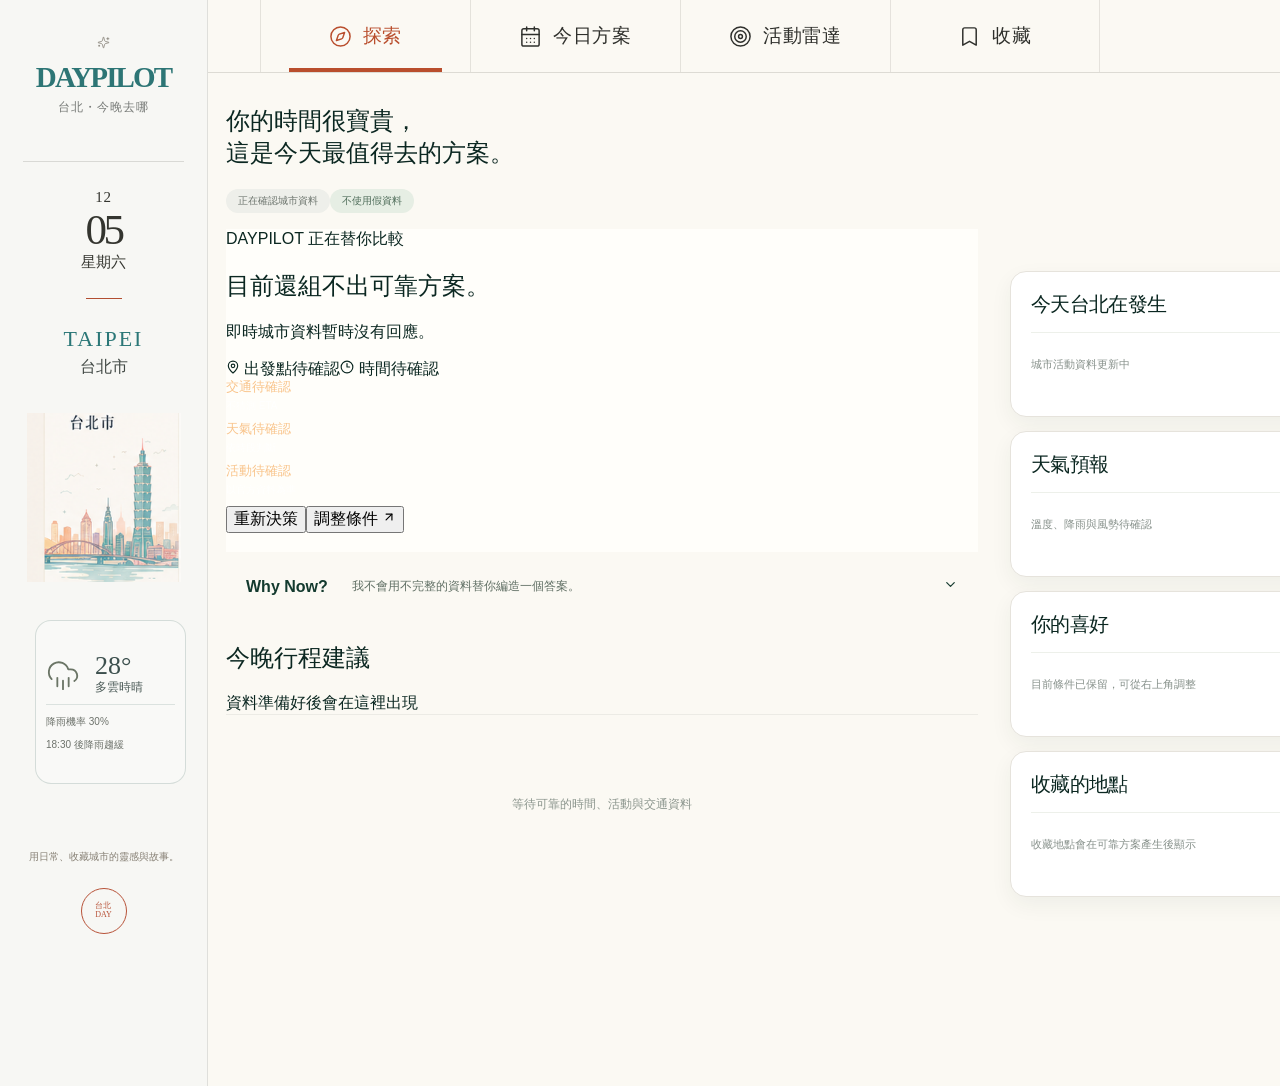
<file: index.html>
<!doctype html>
<html lang="zh-Hant">
  <head>
    <meta charset="UTF-8" />
    <meta name="viewport" content="width=device-width, initial-scale=1.0" />
    <title>Taipei DayPilot</title>
        <meta name="description" content="Taipei DayPilot 替你比較今天做得到、現在值得的台北行程，直接給一個可執行的方案。" />
    <meta name="theme-color" content="#21483b" />
    <meta property="og:title" content="Taipei DayPilot｜決定今天怎麼用你的時間" />
        <meta property="og:description" content="不先列景點。DayPilot 先排除今天做不到的，再給你一個值得出發的台北方案。" />
    <link rel="dns-prefetch" href="//taipei-daypilot-refresh.azurewebsites.net" />
    <link rel="preconnect" href="https://taipei-daypilot-refresh.azurewebsites.net" crossorigin />



    <script type="module" crossorigin src="./assets/index-DtJCpGSm.js"></script>
    <link rel="modulepreload" crossorigin href="./assets/react-C8w-UNLI.js">
    <link rel="stylesheet" crossorigin href="./assets/index-CQMp7ajA.css">
  </head>
  <body>
    <div id="root"></div>
  </body>
</html>
</file>
<file: assets/index-CQMp7ajA.css>
.maplibregl-map{font:12px/20px Helvetica Neue,Arial,Helvetica,sans-serif;overflow:hidden;position:relative;-webkit-tap-highlight-color:rgb(0 0 0/0)}.maplibregl-canvas{left:0;position:absolute;top:0}.maplibregl-map:fullscreen{height:100%;width:100%}.maplibregl-ctrl-group button.maplibregl-ctrl-compass{touch-action:none}.maplibregl-canvas-container.maplibregl-interactive,.maplibregl-ctrl-group button.maplibregl-ctrl-compass{cursor:grab;-webkit-user-select:none;-moz-user-select:none;user-select:none}.maplibregl-canvas-container.maplibregl-interactive.maplibregl-track-pointer{cursor:pointer}.maplibregl-canvas-container.maplibregl-interactive:active,.maplibregl-ctrl-group button.maplibregl-ctrl-compass:active{cursor:grabbing}.maplibregl-canvas-container.maplibregl-touch-zoom-rotate,.maplibregl-canvas-container.maplibregl-touch-zoom-rotate .maplibregl-canvas{touch-action:pan-x pan-y}.maplibregl-canvas-container.maplibregl-touch-drag-pan,.maplibregl-canvas-container.maplibregl-touch-drag-pan .maplibregl-canvas{touch-action:pinch-zoom}.maplibregl-canvas-container.maplibregl-touch-zoom-rotate.maplibregl-touch-drag-pan,.maplibregl-canvas-container.maplibregl-touch-zoom-rotate.maplibregl-touch-drag-pan .maplibregl-canvas{touch-action:none}.maplibregl-canvas-container.maplibregl-touch-drag-pan.maplibregl-cooperative-gestures,.maplibregl-canvas-container.maplibregl-touch-drag-pan.maplibregl-cooperative-gestures .maplibregl-canvas{touch-action:pan-x pan-y}.maplibregl-ctrl-bottom-left,.maplibregl-ctrl-bottom-right,.maplibregl-ctrl-top-left,.maplibregl-ctrl-top-right{pointer-events:none;position:absolute;z-index:2}.maplibregl-ctrl-top-left{left:0;top:0}.maplibregl-ctrl-top-right{right:0;top:0}.maplibregl-ctrl-bottom-left{bottom:0;left:0}.maplibregl-ctrl-bottom-right{bottom:0;right:0}.maplibregl-ctrl{clear:both;pointer-events:auto;transform:translate(0)}.maplibregl-ctrl-top-left .maplibregl-ctrl{float:left;margin:10px 0 0 10px}.maplibregl-ctrl-top-right .maplibregl-ctrl{float:right;margin:10px 10px 0 0}.maplibregl-ctrl-bottom-left .maplibregl-ctrl{float:left;margin:0 0 10px 10px}.maplibregl-ctrl-bottom-right .maplibregl-ctrl{float:right;margin:0 10px 10px 0}.maplibregl-ctrl-group{background:#fff;border-radius:4px}.maplibregl-ctrl-group:not(:empty){box-shadow:0 0 0 2px #0000001a}@media(forced-colors:active){.maplibregl-ctrl-group:not(:empty){box-shadow:0 0 0 2px ButtonText}}.maplibregl-ctrl-group button{background-color:transparent;border:0;box-sizing:border-box;cursor:pointer;display:block;height:29px;outline:none;padding:0;width:29px}.maplibregl-ctrl-group button+button{border-top:1px solid #ddd}.maplibregl-ctrl button .maplibregl-ctrl-icon{background-position:50%;background-repeat:no-repeat;display:block;height:100%;width:100%}@media(forced-colors:active){.maplibregl-ctrl-icon{background-color:transparent}.maplibregl-ctrl-group button+button{border-top:1px solid ButtonText}}.maplibregl-ctrl button::-moz-focus-inner{border:0;padding:0}.maplibregl-ctrl-attrib-button:focus,.maplibregl-ctrl-group button:focus{box-shadow:0 0 2px 2px #0096ff}.maplibregl-ctrl button:disabled{cursor:not-allowed}.maplibregl-ctrl button:disabled .maplibregl-ctrl-icon{opacity:.25}.maplibregl-ctrl button:not(:disabled):hover{background-color:#0000000d}.maplibregl-ctrl-group button:focus:focus-visible{box-shadow:0 0 2px 2px #0096ff}.maplibregl-ctrl-group button:focus:not(:focus-visible){box-shadow:none}.maplibregl-ctrl-group button:focus:first-child{border-radius:4px 4px 0 0}.maplibregl-ctrl-group button:focus:last-child{border-radius:0 0 4px 4px}.maplibregl-ctrl-group button:focus:only-child{border-radius:inherit}.maplibregl-ctrl button.maplibregl-ctrl-zoom-out .maplibregl-ctrl-icon{background-image:url("data:image/svg+xml;charset=utf-8,%3Csvg xmlns='http://www.w3.org/2000/svg' width='29' height='29' fill='%23333' viewBox='0 0 29 29'%3E%3Cpath d='M10 13c-.75 0-1.5.75-1.5 1.5S9.25 16 10 16h9c.75 0 1.5-.75 1.5-1.5S19.75 13 19 13z'/%3E%3C/svg%3E")}.maplibregl-ctrl button.maplibregl-ctrl-zoom-in .maplibregl-ctrl-icon{background-image:url("data:image/svg+xml;charset=utf-8,%3Csvg xmlns='http://www.w3.org/2000/svg' width='29' height='29' fill='%23333' viewBox='0 0 29 29'%3E%3Cpath d='M14.5 8.5c-.75 0-1.5.75-1.5 1.5v3h-3c-.75 0-1.5.75-1.5 1.5S9.25 16 10 16h3v3c0 .75.75 1.5 1.5 1.5S16 19.75 16 19v-3h3c.75 0 1.5-.75 1.5-1.5S19.75 13 19 13h-3v-3c0-.75-.75-1.5-1.5-1.5'/%3E%3C/svg%3E")}@media(forced-colors:active){.maplibregl-ctrl button.maplibregl-ctrl-zoom-out .maplibregl-ctrl-icon{background-image:url("data:image/svg+xml;charset=utf-8,%3Csvg xmlns='http://www.w3.org/2000/svg' width='29' height='29' fill='%23fff' viewBox='0 0 29 29'%3E%3Cpath d='M10 13c-.75 0-1.5.75-1.5 1.5S9.25 16 10 16h9c.75 0 1.5-.75 1.5-1.5S19.75 13 19 13z'/%3E%3C/svg%3E")}.maplibregl-ctrl button.maplibregl-ctrl-zoom-in .maplibregl-ctrl-icon{background-image:url("data:image/svg+xml;charset=utf-8,%3Csvg xmlns='http://www.w3.org/2000/svg' width='29' height='29' fill='%23fff' viewBox='0 0 29 29'%3E%3Cpath d='M14.5 8.5c-.75 0-1.5.75-1.5 1.5v3h-3c-.75 0-1.5.75-1.5 1.5S9.25 16 10 16h3v3c0 .75.75 1.5 1.5 1.5S16 19.75 16 19v-3h3c.75 0 1.5-.75 1.5-1.5S19.75 13 19 13h-3v-3c0-.75-.75-1.5-1.5-1.5'/%3E%3C/svg%3E")}}@media(forced-colors:active)and (prefers-color-scheme:light){.maplibregl-ctrl button.maplibregl-ctrl-zoom-out .maplibregl-ctrl-icon{background-image:url("data:image/svg+xml;charset=utf-8,%3Csvg xmlns='http://www.w3.org/2000/svg' width='29' height='29' viewBox='0 0 29 29'%3E%3Cpath d='M10 13c-.75 0-1.5.75-1.5 1.5S9.25 16 10 16h9c.75 0 1.5-.75 1.5-1.5S19.75 13 19 13z'/%3E%3C/svg%3E")}.maplibregl-ctrl button.maplibregl-ctrl-zoom-in .maplibregl-ctrl-icon{background-image:url("data:image/svg+xml;charset=utf-8,%3Csvg xmlns='http://www.w3.org/2000/svg' width='29' height='29' viewBox='0 0 29 29'%3E%3Cpath d='M14.5 8.5c-.75 0-1.5.75-1.5 1.5v3h-3c-.75 0-1.5.75-1.5 1.5S9.25 16 10 16h3v3c0 .75.75 1.5 1.5 1.5S16 19.75 16 19v-3h3c.75 0 1.5-.75 1.5-1.5S19.75 13 19 13h-3v-3c0-.75-.75-1.5-1.5-1.5'/%3E%3C/svg%3E")}}.maplibregl-ctrl button.maplibregl-ctrl-fullscreen .maplibregl-ctrl-icon{background-image:url("data:image/svg+xml;charset=utf-8,%3Csvg xmlns='http://www.w3.org/2000/svg' width='29' height='29' fill='%23333' viewBox='0 0 29 29'%3E%3Cpath d='M24 16v5.5c0 1.75-.75 2.5-2.5 2.5H16v-1l3-1.5-4-5.5 1-1 5.5 4 1.5-3zM6 16l1.5 3 5.5-4 1 1-4 5.5 3 1.5v1H7.5C5.75 24 5 23.25 5 21.5V16zm7-11v1l-3 1.5 4 5.5-1 1-5.5-4L6 13H5V7.5C5 5.75 5.75 5 7.5 5zm11 2.5c0-1.75-.75-2.5-2.5-2.5H16v1l3 1.5-4 5.5 1 1 5.5-4 1.5 3h1z'/%3E%3C/svg%3E")}.maplibregl-ctrl button.maplibregl-ctrl-shrink .maplibregl-ctrl-icon{background-image:url("data:image/svg+xml;charset=utf-8,%3Csvg xmlns='http://www.w3.org/2000/svg' width='29' height='29' viewBox='0 0 29 29'%3E%3Cpath d='M18.5 16c-1.75 0-2.5.75-2.5 2.5V24h1l1.5-3 5.5 4 1-1-4-5.5 3-1.5v-1zM13 18.5c0-1.75-.75-2.5-2.5-2.5H5v1l3 1.5L4 24l1 1 5.5-4 1.5 3h1zm3-8c0 1.75.75 2.5 2.5 2.5H24v-1l-3-1.5L25 5l-1-1-5.5 4L17 5h-1zM10.5 13c1.75 0 2.5-.75 2.5-2.5V5h-1l-1.5 3L5 4 4 5l4 5.5L5 12v1z'/%3E%3C/svg%3E")}@media(forced-colors:active){.maplibregl-ctrl button.maplibregl-ctrl-fullscreen .maplibregl-ctrl-icon{background-image:url("data:image/svg+xml;charset=utf-8,%3Csvg xmlns='http://www.w3.org/2000/svg' width='29' height='29' fill='%23fff' viewBox='0 0 29 29'%3E%3Cpath d='M24 16v5.5c0 1.75-.75 2.5-2.5 2.5H16v-1l3-1.5-4-5.5 1-1 5.5 4 1.5-3zM6 16l1.5 3 5.5-4 1 1-4 5.5 3 1.5v1H7.5C5.75 24 5 23.25 5 21.5V16zm7-11v1l-3 1.5 4 5.5-1 1-5.5-4L6 13H5V7.5C5 5.75 5.75 5 7.5 5zm11 2.5c0-1.75-.75-2.5-2.5-2.5H16v1l3 1.5-4 5.5 1 1 5.5-4 1.5 3h1z'/%3E%3C/svg%3E")}.maplibregl-ctrl button.maplibregl-ctrl-shrink .maplibregl-ctrl-icon{background-image:url("data:image/svg+xml;charset=utf-8,%3Csvg xmlns='http://www.w3.org/2000/svg' width='29' height='29' fill='%23fff' viewBox='0 0 29 29'%3E%3Cpath d='M18.5 16c-1.75 0-2.5.75-2.5 2.5V24h1l1.5-3 5.5 4 1-1-4-5.5 3-1.5v-1zM13 18.5c0-1.75-.75-2.5-2.5-2.5H5v1l3 1.5L4 24l1 1 5.5-4 1.5 3h1zm3-8c0 1.75.75 2.5 2.5 2.5H24v-1l-3-1.5L25 5l-1-1-5.5 4L17 5h-1zM10.5 13c1.75 0 2.5-.75 2.5-2.5V5h-1l-1.5 3L5 4 4 5l4 5.5L5 12v1z'/%3E%3C/svg%3E")}}@media(forced-colors:active)and (prefers-color-scheme:light){.maplibregl-ctrl button.maplibregl-ctrl-fullscreen .maplibregl-ctrl-icon{background-image:url("data:image/svg+xml;charset=utf-8,%3Csvg xmlns='http://www.w3.org/2000/svg' width='29' height='29' viewBox='0 0 29 29'%3E%3Cpath d='M24 16v5.5c0 1.75-.75 2.5-2.5 2.5H16v-1l3-1.5-4-5.5 1-1 5.5 4 1.5-3zM6 16l1.5 3 5.5-4 1 1-4 5.5 3 1.5v1H7.5C5.75 24 5 23.25 5 21.5V16zm7-11v1l-3 1.5 4 5.5-1 1-5.5-4L6 13H5V7.5C5 5.75 5.75 5 7.5 5zm11 2.5c0-1.75-.75-2.5-2.5-2.5H16v1l3 1.5-4 5.5 1 1 5.5-4 1.5 3h1z'/%3E%3C/svg%3E")}.maplibregl-ctrl button.maplibregl-ctrl-shrink .maplibregl-ctrl-icon{background-image:url("data:image/svg+xml;charset=utf-8,%3Csvg xmlns='http://www.w3.org/2000/svg' width='29' height='29' viewBox='0 0 29 29'%3E%3Cpath d='M18.5 16c-1.75 0-2.5.75-2.5 2.5V24h1l1.5-3 5.5 4 1-1-4-5.5 3-1.5v-1zM13 18.5c0-1.75-.75-2.5-2.5-2.5H5v1l3 1.5L4 24l1 1 5.5-4 1.5 3h1zm3-8c0 1.75.75 2.5 2.5 2.5H24v-1l-3-1.5L25 5l-1-1-5.5 4L17 5h-1zM10.5 13c1.75 0 2.5-.75 2.5-2.5V5h-1l-1.5 3L5 4 4 5l4 5.5L5 12v1z'/%3E%3C/svg%3E")}}.maplibregl-ctrl button.maplibregl-ctrl-compass .maplibregl-ctrl-icon{background-image:url("data:image/svg+xml;charset=utf-8,%3Csvg xmlns='http://www.w3.org/2000/svg' width='29' height='29' fill='%23333' viewBox='0 0 29 29'%3E%3Cpath d='m10.5 14 4-8 4 8z'/%3E%3Cpath fill='%23ccc' d='m10.5 16 4 8 4-8z'/%3E%3C/svg%3E")}@media(forced-colors:active){.maplibregl-ctrl button.maplibregl-ctrl-compass .maplibregl-ctrl-icon{background-image:url("data:image/svg+xml;charset=utf-8,%3Csvg xmlns='http://www.w3.org/2000/svg' width='29' height='29' fill='%23fff' viewBox='0 0 29 29'%3E%3Cpath d='m10.5 14 4-8 4 8z'/%3E%3Cpath fill='%23ccc' d='m10.5 16 4 8 4-8z'/%3E%3C/svg%3E")}}@media(forced-colors:active)and (prefers-color-scheme:light){.maplibregl-ctrl button.maplibregl-ctrl-compass .maplibregl-ctrl-icon{background-image:url("data:image/svg+xml;charset=utf-8,%3Csvg xmlns='http://www.w3.org/2000/svg' width='29' height='29' viewBox='0 0 29 29'%3E%3Cpath d='m10.5 14 4-8 4 8z'/%3E%3Cpath fill='%23ccc' d='m10.5 16 4 8 4-8z'/%3E%3C/svg%3E")}}.maplibregl-ctrl button.maplibregl-ctrl-terrain .maplibregl-ctrl-icon{background-image:url("data:image/svg+xml;charset=utf-8,%3Csvg xmlns='http://www.w3.org/2000/svg' width='22' height='22' fill='%23333' viewBox='0 0 22 22'%3E%3Cpath d='m1.754 13.406 4.453-4.851 3.09 3.09 3.281 3.277.969-.969-3.309-3.312 3.844-4.121 6.148 6.886h1.082v-.855l-7.207-8.07-4.84 5.187L6.169 6.57l-5.48 5.965v.871ZM.688 16.844h20.625v1.375H.688Zm0 0'/%3E%3C/svg%3E")}.maplibregl-ctrl button.maplibregl-ctrl-terrain-enabled .maplibregl-ctrl-icon{background-image:url("data:image/svg+xml;charset=utf-8,%3Csvg xmlns='http://www.w3.org/2000/svg' width='22' height='22' fill='%2333b5e5' viewBox='0 0 22 22'%3E%3Cpath d='m1.754 13.406 4.453-4.851 3.09 3.09 3.281 3.277.969-.969-3.309-3.312 3.844-4.121 6.148 6.886h1.082v-.855l-7.207-8.07-4.84 5.187L6.169 6.57l-5.48 5.965v.871ZM.688 16.844h20.625v1.375H.688Zm0 0'/%3E%3C/svg%3E")}.maplibregl-ctrl button.maplibregl-ctrl-geolocate .maplibregl-ctrl-icon{background-image:url("data:image/svg+xml;charset=utf-8,%3Csvg xmlns='http://www.w3.org/2000/svg' width='29' height='29' fill='%23333' viewBox='0 0 20 20'%3E%3Cpath d='M10 4C9 4 9 5 9 5v.1A5 5 0 0 0 5.1 9H5s-1 0-1 1 1 1 1 1h.1A5 5 0 0 0 9 14.9v.1s0 1 1 1 1-1 1-1v-.1a5 5 0 0 0 3.9-3.9h.1s1 0 1-1-1-1-1-1h-.1A5 5 0 0 0 11 5.1V5s0-1-1-1m0 2.5a3.5 3.5 0 1 1 0 7 3.5 3.5 0 1 1 0-7'/%3E%3Ccircle cx='10' cy='10' r='2'/%3E%3C/svg%3E")}.maplibregl-ctrl button.maplibregl-ctrl-geolocate:disabled .maplibregl-ctrl-icon{background-image:url("data:image/svg+xml;charset=utf-8,%3Csvg xmlns='http://www.w3.org/2000/svg' width='29' height='29' fill='%23aaa' viewBox='0 0 20 20'%3E%3Cpath d='M10 4C9 4 9 5 9 5v.1A5 5 0 0 0 5.1 9H5s-1 0-1 1 1 1 1 1h.1A5 5 0 0 0 9 14.9v.1s0 1 1 1 1-1 1-1v-.1a5 5 0 0 0 3.9-3.9h.1s1 0 1-1-1-1-1-1h-.1A5 5 0 0 0 11 5.1V5s0-1-1-1m0 2.5a3.5 3.5 0 1 1 0 7 3.5 3.5 0 1 1 0-7'/%3E%3Ccircle cx='10' cy='10' r='2'/%3E%3Cpath fill='red' d='m14 5 1 1-9 9-1-1z'/%3E%3C/svg%3E")}.maplibregl-ctrl button.maplibregl-ctrl-geolocate.maplibregl-ctrl-geolocate-active .maplibregl-ctrl-icon{background-image:url("data:image/svg+xml;charset=utf-8,%3Csvg xmlns='http://www.w3.org/2000/svg' width='29' height='29' fill='%2333b5e5' viewBox='0 0 20 20'%3E%3Cpath d='M10 4C9 4 9 5 9 5v.1A5 5 0 0 0 5.1 9H5s-1 0-1 1 1 1 1 1h.1A5 5 0 0 0 9 14.9v.1s0 1 1 1 1-1 1-1v-.1a5 5 0 0 0 3.9-3.9h.1s1 0 1-1-1-1-1-1h-.1A5 5 0 0 0 11 5.1V5s0-1-1-1m0 2.5a3.5 3.5 0 1 1 0 7 3.5 3.5 0 1 1 0-7'/%3E%3Ccircle cx='10' cy='10' r='2'/%3E%3C/svg%3E")}.maplibregl-ctrl button.maplibregl-ctrl-geolocate.maplibregl-ctrl-geolocate-active-error .maplibregl-ctrl-icon{background-image:url("data:image/svg+xml;charset=utf-8,%3Csvg xmlns='http://www.w3.org/2000/svg' width='29' height='29' fill='%23e58978' viewBox='0 0 20 20'%3E%3Cpath d='M10 4C9 4 9 5 9 5v.1A5 5 0 0 0 5.1 9H5s-1 0-1 1 1 1 1 1h.1A5 5 0 0 0 9 14.9v.1s0 1 1 1 1-1 1-1v-.1a5 5 0 0 0 3.9-3.9h.1s1 0 1-1-1-1-1-1h-.1A5 5 0 0 0 11 5.1V5s0-1-1-1m0 2.5a3.5 3.5 0 1 1 0 7 3.5 3.5 0 1 1 0-7'/%3E%3Ccircle cx='10' cy='10' r='2'/%3E%3C/svg%3E")}.maplibregl-ctrl button.maplibregl-ctrl-geolocate.maplibregl-ctrl-geolocate-background .maplibregl-ctrl-icon{background-image:url("data:image/svg+xml;charset=utf-8,%3Csvg xmlns='http://www.w3.org/2000/svg' width='29' height='29' fill='%2333b5e5' viewBox='0 0 20 20'%3E%3Cpath d='M10 4C9 4 9 5 9 5v.1A5 5 0 0 0 5.1 9H5s-1 0-1 1 1 1 1 1h.1A5 5 0 0 0 9 14.9v.1s0 1 1 1 1-1 1-1v-.1a5 5 0 0 0 3.9-3.9h.1s1 0 1-1-1-1-1-1h-.1A5 5 0 0 0 11 5.1V5s0-1-1-1m0 2.5a3.5 3.5 0 1 1 0 7 3.5 3.5 0 1 1 0-7'/%3E%3C/svg%3E")}.maplibregl-ctrl button.maplibregl-ctrl-geolocate.maplibregl-ctrl-geolocate-background-error .maplibregl-ctrl-icon{background-image:url("data:image/svg+xml;charset=utf-8,%3Csvg xmlns='http://www.w3.org/2000/svg' width='29' height='29' fill='%23e54e33' viewBox='0 0 20 20'%3E%3Cpath d='M10 4C9 4 9 5 9 5v.1A5 5 0 0 0 5.1 9H5s-1 0-1 1 1 1 1 1h.1A5 5 0 0 0 9 14.9v.1s0 1 1 1 1-1 1-1v-.1a5 5 0 0 0 3.9-3.9h.1s1 0 1-1-1-1-1-1h-.1A5 5 0 0 0 11 5.1V5s0-1-1-1m0 2.5a3.5 3.5 0 1 1 0 7 3.5 3.5 0 1 1 0-7'/%3E%3C/svg%3E")}.maplibregl-ctrl button.maplibregl-ctrl-geolocate.maplibregl-ctrl-geolocate-waiting .maplibregl-ctrl-icon{animation:maplibregl-spin 2s linear infinite}@media(forced-colors:active){.maplibregl-ctrl button.maplibregl-ctrl-geolocate .maplibregl-ctrl-icon{background-image:url("data:image/svg+xml;charset=utf-8,%3Csvg xmlns='http://www.w3.org/2000/svg' width='29' height='29' fill='%23fff' viewBox='0 0 20 20'%3E%3Cpath d='M10 4C9 4 9 5 9 5v.1A5 5 0 0 0 5.1 9H5s-1 0-1 1 1 1 1 1h.1A5 5 0 0 0 9 14.9v.1s0 1 1 1 1-1 1-1v-.1a5 5 0 0 0 3.9-3.9h.1s1 0 1-1-1-1-1-1h-.1A5 5 0 0 0 11 5.1V5s0-1-1-1m0 2.5a3.5 3.5 0 1 1 0 7 3.5 3.5 0 1 1 0-7'/%3E%3Ccircle cx='10' cy='10' r='2'/%3E%3C/svg%3E")}.maplibregl-ctrl button.maplibregl-ctrl-geolocate:disabled .maplibregl-ctrl-icon{background-image:url("data:image/svg+xml;charset=utf-8,%3Csvg xmlns='http://www.w3.org/2000/svg' width='29' height='29' fill='%23999' viewBox='0 0 20 20'%3E%3Cpath d='M10 4C9 4 9 5 9 5v.1A5 5 0 0 0 5.1 9H5s-1 0-1 1 1 1 1 1h.1A5 5 0 0 0 9 14.9v.1s0 1 1 1 1-1 1-1v-.1a5 5 0 0 0 3.9-3.9h.1s1 0 1-1-1-1-1-1h-.1A5 5 0 0 0 11 5.1V5s0-1-1-1m0 2.5a3.5 3.5 0 1 1 0 7 3.5 3.5 0 1 1 0-7'/%3E%3Ccircle cx='10' cy='10' r='2'/%3E%3Cpath fill='red' d='m14 5 1 1-9 9-1-1z'/%3E%3C/svg%3E")}.maplibregl-ctrl button.maplibregl-ctrl-geolocate.maplibregl-ctrl-geolocate-active .maplibregl-ctrl-icon{background-image:url("data:image/svg+xml;charset=utf-8,%3Csvg xmlns='http://www.w3.org/2000/svg' width='29' height='29' fill='%2333b5e5' viewBox='0 0 20 20'%3E%3Cpath d='M10 4C9 4 9 5 9 5v.1A5 5 0 0 0 5.1 9H5s-1 0-1 1 1 1 1 1h.1A5 5 0 0 0 9 14.9v.1s0 1 1 1 1-1 1-1v-.1a5 5 0 0 0 3.9-3.9h.1s1 0 1-1-1-1-1-1h-.1A5 5 0 0 0 11 5.1V5s0-1-1-1m0 2.5a3.5 3.5 0 1 1 0 7 3.5 3.5 0 1 1 0-7'/%3E%3Ccircle cx='10' cy='10' r='2'/%3E%3C/svg%3E")}.maplibregl-ctrl button.maplibregl-ctrl-geolocate.maplibregl-ctrl-geolocate-active-error .maplibregl-ctrl-icon{background-image:url("data:image/svg+xml;charset=utf-8,%3Csvg xmlns='http://www.w3.org/2000/svg' width='29' height='29' fill='%23e58978' viewBox='0 0 20 20'%3E%3Cpath d='M10 4C9 4 9 5 9 5v.1A5 5 0 0 0 5.1 9H5s-1 0-1 1 1 1 1 1h.1A5 5 0 0 0 9 14.9v.1s0 1 1 1 1-1 1-1v-.1a5 5 0 0 0 3.9-3.9h.1s1 0 1-1-1-1-1-1h-.1A5 5 0 0 0 11 5.1V5s0-1-1-1m0 2.5a3.5 3.5 0 1 1 0 7 3.5 3.5 0 1 1 0-7'/%3E%3Ccircle cx='10' cy='10' r='2'/%3E%3C/svg%3E")}.maplibregl-ctrl button.maplibregl-ctrl-geolocate.maplibregl-ctrl-geolocate-background .maplibregl-ctrl-icon{background-image:url("data:image/svg+xml;charset=utf-8,%3Csvg xmlns='http://www.w3.org/2000/svg' width='29' height='29' fill='%2333b5e5' viewBox='0 0 20 20'%3E%3Cpath d='M10 4C9 4 9 5 9 5v.1A5 5 0 0 0 5.1 9H5s-1 0-1 1 1 1 1 1h.1A5 5 0 0 0 9 14.9v.1s0 1 1 1 1-1 1-1v-.1a5 5 0 0 0 3.9-3.9h.1s1 0 1-1-1-1-1-1h-.1A5 5 0 0 0 11 5.1V5s0-1-1-1m0 2.5a3.5 3.5 0 1 1 0 7 3.5 3.5 0 1 1 0-7'/%3E%3C/svg%3E")}.maplibregl-ctrl button.maplibregl-ctrl-geolocate.maplibregl-ctrl-geolocate-background-error .maplibregl-ctrl-icon{background-image:url("data:image/svg+xml;charset=utf-8,%3Csvg xmlns='http://www.w3.org/2000/svg' width='29' height='29' fill='%23e54e33' viewBox='0 0 20 20'%3E%3Cpath d='M10 4C9 4 9 5 9 5v.1A5 5 0 0 0 5.1 9H5s-1 0-1 1 1 1 1 1h.1A5 5 0 0 0 9 14.9v.1s0 1 1 1 1-1 1-1v-.1a5 5 0 0 0 3.9-3.9h.1s1 0 1-1-1-1-1-1h-.1A5 5 0 0 0 11 5.1V5s0-1-1-1m0 2.5a3.5 3.5 0 1 1 0 7 3.5 3.5 0 1 1 0-7'/%3E%3C/svg%3E")}}@media(forced-colors:active)and (prefers-color-scheme:light){.maplibregl-ctrl button.maplibregl-ctrl-geolocate .maplibregl-ctrl-icon{background-image:url("data:image/svg+xml;charset=utf-8,%3Csvg xmlns='http://www.w3.org/2000/svg' width='29' height='29' viewBox='0 0 20 20'%3E%3Cpath d='M10 4C9 4 9 5 9 5v.1A5 5 0 0 0 5.1 9H5s-1 0-1 1 1 1 1 1h.1A5 5 0 0 0 9 14.9v.1s0 1 1 1 1-1 1-1v-.1a5 5 0 0 0 3.9-3.9h.1s1 0 1-1-1-1-1-1h-.1A5 5 0 0 0 11 5.1V5s0-1-1-1m0 2.5a3.5 3.5 0 1 1 0 7 3.5 3.5 0 1 1 0-7'/%3E%3Ccircle cx='10' cy='10' r='2'/%3E%3C/svg%3E")}.maplibregl-ctrl button.maplibregl-ctrl-geolocate:disabled .maplibregl-ctrl-icon{background-image:url("data:image/svg+xml;charset=utf-8,%3Csvg xmlns='http://www.w3.org/2000/svg' width='29' height='29' fill='%23666' viewBox='0 0 20 20'%3E%3Cpath d='M10 4C9 4 9 5 9 5v.1A5 5 0 0 0 5.1 9H5s-1 0-1 1 1 1 1 1h.1A5 5 0 0 0 9 14.9v.1s0 1 1 1 1-1 1-1v-.1a5 5 0 0 0 3.9-3.9h.1s1 0 1-1-1-1-1-1h-.1A5 5 0 0 0 11 5.1V5s0-1-1-1m0 2.5a3.5 3.5 0 1 1 0 7 3.5 3.5 0 1 1 0-7'/%3E%3Ccircle cx='10' cy='10' r='2'/%3E%3Cpath fill='red' d='m14 5 1 1-9 9-1-1z'/%3E%3C/svg%3E")}}@keyframes maplibregl-spin{0%{transform:rotate(0)}to{transform:rotate(1turn)}}a.maplibregl-ctrl-logo{background-image:url("data:image/svg+xml;charset=utf-8,%3Csvg xmlns='http://www.w3.org/2000/svg' width='88' height='23' fill='none'%3E%3Cpath fill='%23000' fill-opacity='.4' fill-rule='evenodd' d='M17.408 16.796h-1.827l2.501-12.095h.198l3.324 6.533.988 2.19.988-2.19 3.258-6.533h.181l2.6 12.095h-1.81l-1.218-5.644-.362-1.71-.658 1.71-2.929 5.644h-.098l-2.914-5.644-.757-1.71-.345 1.71zm1.958-3.42-.726 3.663a1.255 1.255 0 0 1-1.232 1.011h-1.827a1.255 1.255 0 0 1-1.229-1.509l2.501-12.095a1.255 1.255 0 0 1 1.23-1.001h.197a1.25 1.25 0 0 1 1.12.685l3.19 6.273 3.125-6.263a1.25 1.25 0 0 1 1.123-.695h.181a1.255 1.255 0 0 1 1.227.991l1.443 6.71a5 5 0 0 1 .314-.787l.009-.016a4.6 4.6 0 0 1 1.777-1.887c.782-.46 1.668-.667 2.611-.667a4.6 4.6 0 0 1 1.7.32l.306.134c.21-.16.474-.256.759-.256h1.694a1.255 1.255 0 0 1 1.212.925 1.255 1.255 0 0 1 1.212-.925h1.711c.284 0 .545.094.755.252.613-.3 1.312-.45 2.075-.45 1.356 0 2.557.445 3.482 1.4q.47.48.763 1.064V4.701a1.255 1.255 0 0 1 1.255-1.255h1.86A1.255 1.255 0 0 1 54.44 4.7v9.194h2.217c.19 0 .37.043.532.118v-4.77c0-.356.147-.678.385-.906a2.42 2.42 0 0 1-.682-1.71c0-.665.267-1.253.735-1.7a2.45 2.45 0 0 1 1.722-.674 2.43 2.43 0 0 1 1.705.675q.318.302.504.683V4.7a1.255 1.255 0 0 1 1.255-1.255h1.744A1.255 1.255 0 0 1 65.812 4.7v3.335a4.8 4.8 0 0 1 1.526-.246c.938 0 1.817.214 2.59.69a4.47 4.47 0 0 1 1.67 1.743v-.98a1.255 1.255 0 0 1 1.256-1.256h1.777c.233 0 .451.064.639.174a3.4 3.4 0 0 1 1.567-.372c.346 0 .861.02 1.285.232a1.25 1.25 0 0 1 .689 1.004 4.7 4.7 0 0 1 .853-.588c.795-.44 1.675-.647 2.61-.647 1.385 0 2.65.39 3.525 1.396.836.938 1.168 2.173 1.168 3.528q-.001.515-.056 1.051a1.255 1.255 0 0 1-.947 1.09l.408.952a1.255 1.255 0 0 1-.477 1.552c-.418.268-.92.463-1.458.612-.613.171-1.304.244-2.049.244-1.06 0-2.043-.207-2.886-.698l-.015-.008c-.798-.48-1.419-1.135-1.818-1.963l-.004-.008a5.8 5.8 0 0 1-.548-2.512q0-.429.053-.843a1.3 1.3 0 0 1-.333-.086l-.166-.004c-.223 0-.426.062-.643.228-.03.024-.142.139-.142.59v3.883a1.255 1.255 0 0 1-1.256 1.256h-1.777a1.255 1.255 0 0 1-1.256-1.256V15.69l-.032.057a4.8 4.8 0 0 1-1.86 1.833 5.04 5.04 0 0 1-2.484.634 4.5 4.5 0 0 1-1.935-.424 1.25 1.25 0 0 1-.764.258h-1.71a1.255 1.255 0 0 1-1.256-1.255V7.687a2.4 2.4 0 0 1-.428.625c.253.23.412.561.412.93v7.553a1.255 1.255 0 0 1-1.256 1.255h-1.843a1.25 1.25 0 0 1-.894-.373c-.228.23-.544.373-.894.373H51.32a1.255 1.255 0 0 1-1.256-1.255v-1.251l-.061.117a4.7 4.7 0 0 1-1.782 1.884 4.77 4.77 0 0 1-2.485.67 5.6 5.6 0 0 1-1.485-.188l.009 2.764a1.255 1.255 0 0 1-1.255 1.259h-1.729a1.255 1.255 0 0 1-1.255-1.255v-3.537a1.255 1.255 0 0 1-1.167.793h-1.679a1.25 1.25 0 0 1-.77-.263 4.5 4.5 0 0 1-1.945.429c-.885 0-1.724-.21-2.495-.632l-.017-.01a5 5 0 0 1-1.081-.836 1.255 1.255 0 0 1-1.254 1.312h-1.81a1.255 1.255 0 0 1-1.228-.99l-.782-3.625-2.044 3.939a1.25 1.25 0 0 1-1.115.676h-.098a1.25 1.25 0 0 1-1.116-.68l-2.061-3.994zM35.92 16.63l.207-.114.223-.15q.493-.356.735-.785l.061-.118.033 1.332h1.678V9.242h-1.694l-.033 1.267q-.133-.329-.526-.658l-.032-.028a3.2 3.2 0 0 0-.668-.428l-.27-.12a3.3 3.3 0 0 0-1.235-.23q-1.136-.001-1.974.493a3.36 3.36 0 0 0-1.3 1.382q-.445.89-.444 2.074 0 1.2.51 2.107a3.8 3.8 0 0 0 1.382 1.381 3.9 3.9 0 0 0 1.893.477q.795 0 1.455-.33zm-2.789-5.38q-.576.675-.575 1.762 0 1.102.559 1.794.576.675 1.645.675a2.25 2.25 0 0 0 .934-.19 2.2 2.2 0 0 0 .468-.29l.178-.161a2.2 2.2 0 0 0 .397-.561q.244-.5.244-1.15v-.115q0-.708-.296-1.267l-.043-.077a2.2 2.2 0 0 0-.633-.709l-.13-.086-.047-.028a2.1 2.1 0 0 0-1.073-.285q-1.052 0-1.629.692zm2.316 2.706c.163-.17.28-.407.28-.83v-.114c0-.292-.06-.508-.15-.68a.96.96 0 0 0-.353-.389.85.85 0 0 0-.464-.127c-.4 0-.56.114-.664.239l-.01.012c-.148.174-.275.45-.275.945 0 .506.122.801.27.99.097.11.266.224.68.224.303 0 .504-.09.687-.269zm7.545 1.705a2.6 2.6 0 0 0 .331.423q.319.33.755.548l.173.074q.65.255 1.49.255 1.02 0 1.844-.493a3.45 3.45 0 0 0 1.316-1.4q.493-.904.493-2.089 0-1.909-.988-2.913-.988-1.02-2.584-1.02-.898 0-1.575.347a3 3 0 0 0-.415.262l-.199.166a3.4 3.4 0 0 0-.64.82V9.242h-1.712v11.553h1.729l-.017-5.134zm.53-1.138q.206.29.48.5l.155.11.053.034q.51.296 1.119.297 1.07 0 1.645-.675.577-.69.576-1.762 0-1.119-.576-1.777-.558-.675-1.645-.675-.435 0-.835.16a2 2 0 0 0-.284.136 2 2 0 0 0-.363.254 2.2 2.2 0 0 0-.46.569l-.082.162a2.6 2.6 0 0 0-.213 1.072v.115q0 .707.296 1.267l.135.211zm.964-.818a1.1 1.1 0 0 0 .367.385.94.94 0 0 0 .476.118c.423 0 .59-.117.687-.23.159-.194.28-.478.28-.95 0-.53-.133-.8-.266-.952l-.021-.025c-.078-.094-.231-.221-.68-.221a1 1 0 0 0-.503.135l-.012.007a.86.86 0 0 0-.335.343c-.073.133-.132.324-.132.614v.115a1.4 1.4 0 0 0 .14.66zm15.7-6.222q.347-.346.346-.856a1.05 1.05 0 0 0-.345-.79 1.18 1.18 0 0 0-.84-.329q-.51 0-.855.33a1.05 1.05 0 0 0-.346.79q0 .51.346.855.345.346.856.346.51 0 .839-.346zm4.337 9.314.033-1.332q.191.403.59.747l.098.081a4 4 0 0 0 .316.224l.223.122a3.2 3.2 0 0 0 1.44.322 3.8 3.8 0 0 0 1.875-.477 3.5 3.5 0 0 0 1.382-1.366q.527-.89.526-2.09 0-1.184-.444-2.073a3.24 3.24 0 0 0-1.283-1.399q-.823-.51-1.942-.51a3.5 3.5 0 0 0-1.527.344l-.086.043-.165.09a3 3 0 0 0-.33.214q-.432.315-.656.707a2 2 0 0 0-.099.198l.082-1.283V4.701h-1.744v12.095zm.473-2.509a2.5 2.5 0 0 0 .566.7q.117.098.245.18l.144.08a2.1 2.1 0 0 0 .975.232q1.07 0 1.645-.675.576-.69.576-1.778 0-1.102-.576-1.777-.56-.691-1.645-.692a2.2 2.2 0 0 0-1.015.235q-.22.113-.415.282l-.15.142a2.1 2.1 0 0 0-.42.594q-.223.479-.223 1.1v.115q0 .705.293 1.26zm2.616-.293c.157-.191.28-.479.28-.967 0-.51-.13-.79-.276-.961l-.021-.026c-.082-.1-.232-.225-.67-.225a.87.87 0 0 0-.681.279l-.012.011c-.154.155-.274.38-.274.807v.115c0 .285.057.499.144.669a1.1 1.1 0 0 0 .367.405c.137.082.28.123.455.123.423 0 .59-.118.686-.23zm8.266-3.013q.345-.13.724-.14l.069-.002q.493 0 .642.099l.247-1.794q-.196-.099-.717-.099a2.3 2.3 0 0 0-.545.063 2 2 0 0 0-.411.148 2.2 2.2 0 0 0-.4.249 2.5 2.5 0 0 0-.485.499 2.7 2.7 0 0 0-.32.581l-.05.137v-1.48h-1.778v7.553h1.777v-3.884q0-.546.159-.943a1.5 1.5 0 0 1 .466-.636 2.5 2.5 0 0 1 .399-.253 2 2 0 0 1 .224-.099zm9.784 2.656.05-.922q0-1.743-.856-2.698-.838-.97-2.584-.97-1.119-.001-2.007.493a3.46 3.46 0 0 0-1.4 1.382q-.493.906-.493 2.106 0 1.07.428 1.975.428.89 1.332 1.432.906.526 2.255.526.973 0 1.668-.185l.044-.012.135-.04q.613-.184.984-.421l-.542-1.267q-.3.162-.642.274l-.297.087q-.51.131-1.3.131-.954 0-1.497-.444a1.6 1.6 0 0 1-.192-.193q-.366-.44-.512-1.234l-.004-.021zm-5.427-1.256-.003.022h3.752v-.138q-.011-.727-.288-1.118a1 1 0 0 0-.156-.176q-.46-.428-1.316-.428-.986 0-1.494.604-.379.45-.494 1.234zm-27.053 2.77V4.7h-1.86v12.095h5.333V15.15zm7.103-5.908v7.553h-1.843V9.242h1.843z'/%3E%3Cpath fill='%23fff' d='m19.63 11.151-.757-1.71-.345 1.71-1.12 5.644h-1.827L18.083 4.7h.197l3.325 6.533.988 2.19.988-2.19L26.839 4.7h.181l2.6 12.095h-1.81l-1.218-5.644-.362-1.71-.658 1.71-2.93 5.644h-.098l-2.913-5.644zm14.836 5.81q-1.02 0-1.893-.478a3.8 3.8 0 0 1-1.381-1.382q-.51-.906-.51-2.106 0-1.185.444-2.074a3.36 3.36 0 0 1 1.3-1.382q.839-.494 1.974-.494a3.3 3.3 0 0 1 1.234.231 3.3 3.3 0 0 1 .97.575q.396.33.527.659l.033-1.267h1.694v7.553H37.18l-.033-1.332q-.279.593-1.02 1.053a3.17 3.17 0 0 1-1.662.444zm.296-1.482q.938 0 1.58-.642.642-.66.642-1.711v-.115q0-.708-.296-1.267a2.2 2.2 0 0 0-.807-.872 2.1 2.1 0 0 0-1.119-.313q-1.053 0-1.629.692-.575.675-.575 1.76 0 1.103.559 1.795.577.675 1.645.675zm6.521-6.237h1.711v1.4q.906-1.597 2.83-1.597 1.596 0 2.584 1.02.988 1.005.988 2.914 0 1.185-.493 2.09a3.46 3.46 0 0 1-1.316 1.399 3.5 3.5 0 0 1-1.844.493q-.954 0-1.662-.329a2.67 2.67 0 0 1-1.086-.97l.017 5.134h-1.728zm4.048 6.22q1.07 0 1.645-.674.577-.69.576-1.762 0-1.119-.576-1.777-.558-.675-1.645-.675-.592 0-1.12.296-.51.28-.822.823-.296.527-.296 1.234v.115q0 .708.296 1.267.313.543.823.855.51.296 1.119.297z'/%3E%3Cpath fill='%23e1e3e9' d='M51.325 4.7h1.86v10.45h3.473v1.646h-5.333zm7.12 4.542h1.843v7.553h-1.843zm.905-1.415a1.16 1.16 0 0 1-.856-.346 1.17 1.17 0 0 1-.346-.856 1.05 1.05 0 0 1 .346-.79q.346-.329.856-.329.494 0 .839.33a1.05 1.05 0 0 1 .345.79 1.16 1.16 0 0 1-.345.855q-.33.346-.84.346zm7.875 9.133a3.17 3.17 0 0 1-1.662-.444q-.723-.46-1.004-1.053l-.033 1.332h-1.71V4.701h1.743v4.657l-.082 1.283q.279-.658 1.086-1.119a3.5 3.5 0 0 1 1.778-.477q1.119 0 1.942.51a3.24 3.24 0 0 1 1.283 1.4q.445.888.444 2.072 0 1.201-.526 2.09a3.5 3.5 0 0 1-1.382 1.366 3.8 3.8 0 0 1-1.876.477zm-.296-1.481q1.069 0 1.645-.675.577-.69.577-1.778 0-1.102-.577-1.776-.56-.691-1.645-.692a2.12 2.12 0 0 0-1.58.659q-.642.641-.642 1.694v.115q0 .71.296 1.267a2.4 2.4 0 0 0 .807.872 2.1 2.1 0 0 0 1.119.313zm5.927-6.237h1.777v1.481q.263-.757.856-1.217a2.14 2.14 0 0 1 1.349-.46q.527 0 .724.098l-.247 1.794q-.149-.099-.642-.099-.774 0-1.416.494-.626.493-.626 1.58v3.883h-1.777V9.242zm9.534 7.718q-1.35 0-2.255-.526-.904-.543-1.332-1.432a4.6 4.6 0 0 1-.428-1.975q0-1.2.493-2.106a3.46 3.46 0 0 1 1.4-1.382q.889-.495 2.007-.494 1.744 0 2.584.97.855.956.856 2.7 0 .444-.05.92h-5.43q.18 1.005.708 1.45.542.443 1.497.443.79 0 1.3-.131a4 4 0 0 0 .938-.362l.542 1.267q-.411.263-1.119.46-.708.198-1.711.197zm1.596-4.558q.016-1.02-.444-1.432-.46-.428-1.316-.428-1.728 0-1.991 1.86z'/%3E%3Cpath d='M5.074 15.948a.484.657 0 0 0-.486.659v1.84a.484.657 0 0 0 .486.659h4.101a.484.657 0 0 0 .486-.659v-1.84a.484.657 0 0 0-.486-.659zm3.56 1.16H5.617v.838h3.017z' style='fill:%23fff;fill-rule:evenodd;stroke-width:1.03600001'/%3E%3Cg style='stroke-width:1.12603545'%3E%3Cpath d='M-9.408-1.416c-3.833-.025-7.056 2.912-7.08 6.615-.02 3.08 1.653 4.832 3.107 6.268.903.892 1.721 1.74 2.32 2.902l-.525-.004c-.543-.003-.992.304-1.24.639a1.87 1.87 0 0 0-.362 1.121l-.011 1.877c-.003.402.104.787.347 1.125.244.338.688.653 1.23.656l4.142.028c.542.003.99-.306 1.238-.641a1.87 1.87 0 0 0 .363-1.121l.012-1.875a1.87 1.87 0 0 0-.348-1.127c-.243-.338-.688-.653-1.23-.656l-.518-.004c.597-1.145 1.425-1.983 2.348-2.87 1.473-1.414 3.18-3.149 3.2-6.226-.016-3.59-2.923-6.684-6.993-6.707m-.006 1.1v.002c3.274.02 5.92 2.532 5.9 5.6-.017 2.706-1.39 4.026-2.863 5.44-1.034.994-2.118 2.033-2.814 3.633-.018.041-.052.055-.075.065q-.013.004-.02.01a.34.34 0 0 1-.226.084.34.34 0 0 1-.224-.086l-.092-.077c-.699-1.615-1.768-2.669-2.781-3.67-1.454-1.435-2.797-2.762-2.78-5.478.02-3.067 2.7-5.545 5.975-5.523m-.02 2.826c-1.62-.01-2.944 1.315-2.955 2.96-.01 1.646 1.295 2.988 2.916 2.999h.002c1.621.01 2.943-1.316 2.953-2.961.011-1.646-1.294-2.988-2.916-2.998m-.005 1.1c1.017.006 1.829.83 1.822 1.89s-.83 1.874-1.848 1.867c-1.018-.006-1.829-.83-1.822-1.89s.83-1.874 1.848-1.868m-2.155 11.857 4.14.025c.271.002.49.305.487.676l-.013 1.875c-.003.37-.224.67-.495.668l-4.14-.025c-.27-.002-.487-.306-.485-.676l.012-1.875c.003-.37.224-.67.494-.668' style='color:%23000;font-style:normal;font-variant:normal;font-weight:400;font-stretch:normal;font-size:medium;line-height:normal;font-family:sans-serif;font-variant-ligatures:normal;font-variant-position:normal;font-variant-caps:normal;font-variant-numeric:normal;font-variant-alternates:normal;font-feature-settings:normal;text-indent:0;text-align:start;text-decoration:none;text-decoration-line:none;text-decoration-style:solid;text-decoration-color:%23000;letter-spacing:normal;word-spacing:normal;text-transform:none;writing-mode:lr-tb;direction:ltr;text-orientation:mixed;dominant-baseline:auto;baseline-shift:baseline;text-anchor:start;white-space:normal;shape-padding:0;clip-rule:evenodd;display:inline;overflow:visible;visibility:visible;opacity:1;isolation:auto;mix-blend-mode:normal;color-interpolation:sRGB;color-interpolation-filters:linearRGB;solid-color:%23000;solid-opacity:1;vector-effect:none;fill:%23000;fill-opacity:.4;fill-rule:evenodd;stroke:none;stroke-width:2.47727823;stroke-linecap:butt;stroke-linejoin:miter;stroke-miterlimit:4;stroke-dasharray:none;stroke-dashoffset:0;stroke-opacity:1;color-rendering:auto;image-rendering:auto;shape-rendering:auto;text-rendering:auto' transform='translate(15.553 2.85)scale(.88807)'/%3E%3Cpath d='M-9.415-.316C-12.69-.338-15.37 2.14-15.39 5.207c-.017 2.716 1.326 4.041 2.78 5.477 1.013 1 2.081 2.055 2.78 3.67l.092.076a.34.34 0 0 0 .225.086.34.34 0 0 0 .227-.083l.019-.01c.022-.009.057-.024.074-.064.697-1.6 1.78-2.64 2.814-3.634 1.473-1.414 2.847-2.733 2.864-5.44.02-3.067-2.627-5.58-5.901-5.601m-.057 8.784c1.621.011 2.944-1.315 2.955-2.96.01-1.646-1.295-2.988-2.916-2.999-1.622-.01-2.945 1.315-2.955 2.96s1.295 2.989 2.916 3' style='clip-rule:evenodd;fill:%23e1e3e9;fill-opacity:1;fill-rule:evenodd;stroke:none;stroke-width:2.47727823;stroke-miterlimit:4;stroke-dasharray:none;stroke-opacity:.4' transform='translate(15.553 2.85)scale(.88807)'/%3E%3Cpath d='M-11.594 15.465c-.27-.002-.492.297-.494.668l-.012 1.876c-.003.371.214.673.485.675l4.14.027c.271.002.492-.298.495-.668l.012-1.877c.003-.37-.215-.672-.485-.674z' style='clip-rule:evenodd;fill:%23fff;fill-opacity:1;fill-rule:evenodd;stroke:none;stroke-width:2.47727823;stroke-miterlimit:4;stroke-dasharray:none;stroke-opacity:.4' transform='translate(15.553 2.85)scale(.88807)'/%3E%3C/g%3E%3C/svg%3E");background-repeat:no-repeat;cursor:pointer;display:block;height:23px;margin:0 0 -4px -4px;overflow:hidden;width:88px}a.maplibregl-ctrl-logo.maplibregl-compact{width:14px}@media(forced-colors:active){a.maplibregl-ctrl-logo{background-color:transparent;background-image:url("data:image/svg+xml;charset=utf-8,%3Csvg xmlns='http://www.w3.org/2000/svg' width='88' height='23' fill='none'%3E%3Cpath fill='%23000' fill-opacity='.4' fill-rule='evenodd' d='M17.408 16.796h-1.827l2.501-12.095h.198l3.324 6.533.988 2.19.988-2.19 3.258-6.533h.181l2.6 12.095h-1.81l-1.218-5.644-.362-1.71-.658 1.71-2.929 5.644h-.098l-2.914-5.644-.757-1.71-.345 1.71zm1.958-3.42-.726 3.663a1.255 1.255 0 0 1-1.232 1.011h-1.827a1.255 1.255 0 0 1-1.229-1.509l2.501-12.095a1.255 1.255 0 0 1 1.23-1.001h.197a1.25 1.25 0 0 1 1.12.685l3.19 6.273 3.125-6.263a1.25 1.25 0 0 1 1.123-.695h.181a1.255 1.255 0 0 1 1.227.991l1.443 6.71a5 5 0 0 1 .314-.787l.009-.016a4.6 4.6 0 0 1 1.777-1.887c.782-.46 1.668-.667 2.611-.667a4.6 4.6 0 0 1 1.7.32l.306.134c.21-.16.474-.256.759-.256h1.694a1.255 1.255 0 0 1 1.212.925 1.255 1.255 0 0 1 1.212-.925h1.711c.284 0 .545.094.755.252.613-.3 1.312-.45 2.075-.45 1.356 0 2.557.445 3.482 1.4q.47.48.763 1.064V4.701a1.255 1.255 0 0 1 1.255-1.255h1.86A1.255 1.255 0 0 1 54.44 4.7v9.194h2.217c.19 0 .37.043.532.118v-4.77c0-.356.147-.678.385-.906a2.42 2.42 0 0 1-.682-1.71c0-.665.267-1.253.735-1.7a2.45 2.45 0 0 1 1.722-.674 2.43 2.43 0 0 1 1.705.675q.318.302.504.683V4.7a1.255 1.255 0 0 1 1.255-1.255h1.744A1.255 1.255 0 0 1 65.812 4.7v3.335a4.8 4.8 0 0 1 1.526-.246c.938 0 1.817.214 2.59.69a4.47 4.47 0 0 1 1.67 1.743v-.98a1.255 1.255 0 0 1 1.256-1.256h1.777c.233 0 .451.064.639.174a3.4 3.4 0 0 1 1.567-.372c.346 0 .861.02 1.285.232a1.25 1.25 0 0 1 .689 1.004 4.7 4.7 0 0 1 .853-.588c.795-.44 1.675-.647 2.61-.647 1.385 0 2.65.39 3.525 1.396.836.938 1.168 2.173 1.168 3.528q-.001.515-.056 1.051a1.255 1.255 0 0 1-.947 1.09l.408.952a1.255 1.255 0 0 1-.477 1.552c-.418.268-.92.463-1.458.612-.613.171-1.304.244-2.049.244-1.06 0-2.043-.207-2.886-.698l-.015-.008c-.798-.48-1.419-1.135-1.818-1.963l-.004-.008a5.8 5.8 0 0 1-.548-2.512q0-.429.053-.843a1.3 1.3 0 0 1-.333-.086l-.166-.004c-.223 0-.426.062-.643.228-.03.024-.142.139-.142.59v3.883a1.255 1.255 0 0 1-1.256 1.256h-1.777a1.255 1.255 0 0 1-1.256-1.256V15.69l-.032.057a4.8 4.8 0 0 1-1.86 1.833 5.04 5.04 0 0 1-2.484.634 4.5 4.5 0 0 1-1.935-.424 1.25 1.25 0 0 1-.764.258h-1.71a1.255 1.255 0 0 1-1.256-1.255V7.687a2.4 2.4 0 0 1-.428.625c.253.23.412.561.412.93v7.553a1.255 1.255 0 0 1-1.256 1.255h-1.843a1.25 1.25 0 0 1-.894-.373c-.228.23-.544.373-.894.373H51.32a1.255 1.255 0 0 1-1.256-1.255v-1.251l-.061.117a4.7 4.7 0 0 1-1.782 1.884 4.77 4.77 0 0 1-2.485.67 5.6 5.6 0 0 1-1.485-.188l.009 2.764a1.255 1.255 0 0 1-1.255 1.259h-1.729a1.255 1.255 0 0 1-1.255-1.255v-3.537a1.255 1.255 0 0 1-1.167.793h-1.679a1.25 1.25 0 0 1-.77-.263 4.5 4.5 0 0 1-1.945.429c-.885 0-1.724-.21-2.495-.632l-.017-.01a5 5 0 0 1-1.081-.836 1.255 1.255 0 0 1-1.254 1.312h-1.81a1.255 1.255 0 0 1-1.228-.99l-.782-3.625-2.044 3.939a1.25 1.25 0 0 1-1.115.676h-.098a1.25 1.25 0 0 1-1.116-.68l-2.061-3.994zM35.92 16.63l.207-.114.223-.15q.493-.356.735-.785l.061-.118.033 1.332h1.678V9.242h-1.694l-.033 1.267q-.133-.329-.526-.658l-.032-.028a3.2 3.2 0 0 0-.668-.428l-.27-.12a3.3 3.3 0 0 0-1.235-.23q-1.136-.001-1.974.493a3.36 3.36 0 0 0-1.3 1.382q-.445.89-.444 2.074 0 1.2.51 2.107a3.8 3.8 0 0 0 1.382 1.381 3.9 3.9 0 0 0 1.893.477q.795 0 1.455-.33zm-2.789-5.38q-.576.675-.575 1.762 0 1.102.559 1.794.576.675 1.645.675a2.25 2.25 0 0 0 .934-.19 2.2 2.2 0 0 0 .468-.29l.178-.161a2.2 2.2 0 0 0 .397-.561q.244-.5.244-1.15v-.115q0-.708-.296-1.267l-.043-.077a2.2 2.2 0 0 0-.633-.709l-.13-.086-.047-.028a2.1 2.1 0 0 0-1.073-.285q-1.052 0-1.629.692zm2.316 2.706c.163-.17.28-.407.28-.83v-.114c0-.292-.06-.508-.15-.68a.96.96 0 0 0-.353-.389.85.85 0 0 0-.464-.127c-.4 0-.56.114-.664.239l-.01.012c-.148.174-.275.45-.275.945 0 .506.122.801.27.99.097.11.266.224.68.224.303 0 .504-.09.687-.269zm7.545 1.705a2.6 2.6 0 0 0 .331.423q.319.33.755.548l.173.074q.65.255 1.49.255 1.02 0 1.844-.493a3.45 3.45 0 0 0 1.316-1.4q.493-.904.493-2.089 0-1.909-.988-2.913-.988-1.02-2.584-1.02-.898 0-1.575.347a3 3 0 0 0-.415.262l-.199.166a3.4 3.4 0 0 0-.64.82V9.242h-1.712v11.553h1.729l-.017-5.134zm.53-1.138q.206.29.48.5l.155.11.053.034q.51.296 1.119.297 1.07 0 1.645-.675.577-.69.576-1.762 0-1.119-.576-1.777-.558-.675-1.645-.675-.435 0-.835.16a2 2 0 0 0-.284.136 2 2 0 0 0-.363.254 2.2 2.2 0 0 0-.46.569l-.082.162a2.6 2.6 0 0 0-.213 1.072v.115q0 .707.296 1.267l.135.211zm.964-.818a1.1 1.1 0 0 0 .367.385.94.94 0 0 0 .476.118c.423 0 .59-.117.687-.23.159-.194.28-.478.28-.95 0-.53-.133-.8-.266-.952l-.021-.025c-.078-.094-.231-.221-.68-.221a1 1 0 0 0-.503.135l-.012.007a.86.86 0 0 0-.335.343c-.073.133-.132.324-.132.614v.115a1.4 1.4 0 0 0 .14.66zm15.7-6.222q.347-.346.346-.856a1.05 1.05 0 0 0-.345-.79 1.18 1.18 0 0 0-.84-.329q-.51 0-.855.33a1.05 1.05 0 0 0-.346.79q0 .51.346.855.345.346.856.346.51 0 .839-.346zm4.337 9.314.033-1.332q.191.403.59.747l.098.081a4 4 0 0 0 .316.224l.223.122a3.2 3.2 0 0 0 1.44.322 3.8 3.8 0 0 0 1.875-.477 3.5 3.5 0 0 0 1.382-1.366q.527-.89.526-2.09 0-1.184-.444-2.073a3.24 3.24 0 0 0-1.283-1.399q-.823-.51-1.942-.51a3.5 3.5 0 0 0-1.527.344l-.086.043-.165.09a3 3 0 0 0-.33.214q-.432.315-.656.707a2 2 0 0 0-.099.198l.082-1.283V4.701h-1.744v12.095zm.473-2.509a2.5 2.5 0 0 0 .566.7q.117.098.245.18l.144.08a2.1 2.1 0 0 0 .975.232q1.07 0 1.645-.675.576-.69.576-1.778 0-1.102-.576-1.777-.56-.691-1.645-.692a2.2 2.2 0 0 0-1.015.235q-.22.113-.415.282l-.15.142a2.1 2.1 0 0 0-.42.594q-.223.479-.223 1.1v.115q0 .705.293 1.26zm2.616-.293c.157-.191.28-.479.28-.967 0-.51-.13-.79-.276-.961l-.021-.026c-.082-.1-.232-.225-.67-.225a.87.87 0 0 0-.681.279l-.012.011c-.154.155-.274.38-.274.807v.115c0 .285.057.499.144.669a1.1 1.1 0 0 0 .367.405c.137.082.28.123.455.123.423 0 .59-.118.686-.23zm8.266-3.013q.345-.13.724-.14l.069-.002q.493 0 .642.099l.247-1.794q-.196-.099-.717-.099a2.3 2.3 0 0 0-.545.063 2 2 0 0 0-.411.148 2.2 2.2 0 0 0-.4.249 2.5 2.5 0 0 0-.485.499 2.7 2.7 0 0 0-.32.581l-.05.137v-1.48h-1.778v7.553h1.777v-3.884q0-.546.159-.943a1.5 1.5 0 0 1 .466-.636 2.5 2.5 0 0 1 .399-.253 2 2 0 0 1 .224-.099zm9.784 2.656.05-.922q0-1.743-.856-2.698-.838-.97-2.584-.97-1.119-.001-2.007.493a3.46 3.46 0 0 0-1.4 1.382q-.493.906-.493 2.106 0 1.07.428 1.975.428.89 1.332 1.432.906.526 2.255.526.973 0 1.668-.185l.044-.012.135-.04q.613-.184.984-.421l-.542-1.267q-.3.162-.642.274l-.297.087q-.51.131-1.3.131-.954 0-1.497-.444a1.6 1.6 0 0 1-.192-.193q-.366-.44-.512-1.234l-.004-.021zm-5.427-1.256-.003.022h3.752v-.138q-.011-.727-.288-1.118a1 1 0 0 0-.156-.176q-.46-.428-1.316-.428-.986 0-1.494.604-.379.45-.494 1.234zm-27.053 2.77V4.7h-1.86v12.095h5.333V15.15zm7.103-5.908v7.553h-1.843V9.242h1.843z'/%3E%3Cpath fill='%23fff' d='m19.63 11.151-.757-1.71-.345 1.71-1.12 5.644h-1.827L18.083 4.7h.197l3.325 6.533.988 2.19.988-2.19L26.839 4.7h.181l2.6 12.095h-1.81l-1.218-5.644-.362-1.71-.658 1.71-2.93 5.644h-.098l-2.913-5.644zm14.836 5.81q-1.02 0-1.893-.478a3.8 3.8 0 0 1-1.381-1.382q-.51-.906-.51-2.106 0-1.185.444-2.074a3.36 3.36 0 0 1 1.3-1.382q.839-.494 1.974-.494a3.3 3.3 0 0 1 1.234.231 3.3 3.3 0 0 1 .97.575q.396.33.527.659l.033-1.267h1.694v7.553H37.18l-.033-1.332q-.279.593-1.02 1.053a3.17 3.17 0 0 1-1.662.444zm.296-1.482q.938 0 1.58-.642.642-.66.642-1.711v-.115q0-.708-.296-1.267a2.2 2.2 0 0 0-.807-.872 2.1 2.1 0 0 0-1.119-.313q-1.053 0-1.629.692-.575.675-.575 1.76 0 1.103.559 1.795.577.675 1.645.675zm6.521-6.237h1.711v1.4q.906-1.597 2.83-1.597 1.596 0 2.584 1.02.988 1.005.988 2.914 0 1.185-.493 2.09a3.46 3.46 0 0 1-1.316 1.399 3.5 3.5 0 0 1-1.844.493q-.954 0-1.662-.329a2.67 2.67 0 0 1-1.086-.97l.017 5.134h-1.728zm4.048 6.22q1.07 0 1.645-.674.577-.69.576-1.762 0-1.119-.576-1.777-.558-.675-1.645-.675-.592 0-1.12.296-.51.28-.822.823-.296.527-.296 1.234v.115q0 .708.296 1.267.313.543.823.855.51.296 1.119.297z'/%3E%3Cpath fill='%23e1e3e9' d='M51.325 4.7h1.86v10.45h3.473v1.646h-5.333zm7.12 4.542h1.843v7.553h-1.843zm.905-1.415a1.16 1.16 0 0 1-.856-.346 1.17 1.17 0 0 1-.346-.856 1.05 1.05 0 0 1 .346-.79q.346-.329.856-.329.494 0 .839.33a1.05 1.05 0 0 1 .345.79 1.16 1.16 0 0 1-.345.855q-.33.346-.84.346zm7.875 9.133a3.17 3.17 0 0 1-1.662-.444q-.723-.46-1.004-1.053l-.033 1.332h-1.71V4.701h1.743v4.657l-.082 1.283q.279-.658 1.086-1.119a3.5 3.5 0 0 1 1.778-.477q1.119 0 1.942.51a3.24 3.24 0 0 1 1.283 1.4q.445.888.444 2.072 0 1.201-.526 2.09a3.5 3.5 0 0 1-1.382 1.366 3.8 3.8 0 0 1-1.876.477zm-.296-1.481q1.069 0 1.645-.675.577-.69.577-1.778 0-1.102-.577-1.776-.56-.691-1.645-.692a2.12 2.12 0 0 0-1.58.659q-.642.641-.642 1.694v.115q0 .71.296 1.267a2.4 2.4 0 0 0 .807.872 2.1 2.1 0 0 0 1.119.313zm5.927-6.237h1.777v1.481q.263-.757.856-1.217a2.14 2.14 0 0 1 1.349-.46q.527 0 .724.098l-.247 1.794q-.149-.099-.642-.099-.774 0-1.416.494-.626.493-.626 1.58v3.883h-1.777V9.242zm9.534 7.718q-1.35 0-2.255-.526-.904-.543-1.332-1.432a4.6 4.6 0 0 1-.428-1.975q0-1.2.493-2.106a3.46 3.46 0 0 1 1.4-1.382q.889-.495 2.007-.494 1.744 0 2.584.97.855.956.856 2.7 0 .444-.05.92h-5.43q.18 1.005.708 1.45.542.443 1.497.443.79 0 1.3-.131a4 4 0 0 0 .938-.362l.542 1.267q-.411.263-1.119.46-.708.198-1.711.197zm1.596-4.558q.016-1.02-.444-1.432-.46-.428-1.316-.428-1.728 0-1.991 1.86z'/%3E%3Cpath d='M5.074 15.948a.484.657 0 0 0-.486.659v1.84a.484.657 0 0 0 .486.659h4.101a.484.657 0 0 0 .486-.659v-1.84a.484.657 0 0 0-.486-.659zm3.56 1.16H5.617v.838h3.017z' style='fill:%23fff;fill-rule:evenodd;stroke-width:1.03600001'/%3E%3Cg style='stroke-width:1.12603545'%3E%3Cpath d='M-9.408-1.416c-3.833-.025-7.056 2.912-7.08 6.615-.02 3.08 1.653 4.832 3.107 6.268.903.892 1.721 1.74 2.32 2.902l-.525-.004c-.543-.003-.992.304-1.24.639a1.87 1.87 0 0 0-.362 1.121l-.011 1.877c-.003.402.104.787.347 1.125.244.338.688.653 1.23.656l4.142.028c.542.003.99-.306 1.238-.641a1.87 1.87 0 0 0 .363-1.121l.012-1.875a1.87 1.87 0 0 0-.348-1.127c-.243-.338-.688-.653-1.23-.656l-.518-.004c.597-1.145 1.425-1.983 2.348-2.87 1.473-1.414 3.18-3.149 3.2-6.226-.016-3.59-2.923-6.684-6.993-6.707m-.006 1.1v.002c3.274.02 5.92 2.532 5.9 5.6-.017 2.706-1.39 4.026-2.863 5.44-1.034.994-2.118 2.033-2.814 3.633-.018.041-.052.055-.075.065q-.013.004-.02.01a.34.34 0 0 1-.226.084.34.34 0 0 1-.224-.086l-.092-.077c-.699-1.615-1.768-2.669-2.781-3.67-1.454-1.435-2.797-2.762-2.78-5.478.02-3.067 2.7-5.545 5.975-5.523m-.02 2.826c-1.62-.01-2.944 1.315-2.955 2.96-.01 1.646 1.295 2.988 2.916 2.999h.002c1.621.01 2.943-1.316 2.953-2.961.011-1.646-1.294-2.988-2.916-2.998m-.005 1.1c1.017.006 1.829.83 1.822 1.89s-.83 1.874-1.848 1.867c-1.018-.006-1.829-.83-1.822-1.89s.83-1.874 1.848-1.868m-2.155 11.857 4.14.025c.271.002.49.305.487.676l-.013 1.875c-.003.37-.224.67-.495.668l-4.14-.025c-.27-.002-.487-.306-.485-.676l.012-1.875c.003-.37.224-.67.494-.668' style='color:%23000;font-style:normal;font-variant:normal;font-weight:400;font-stretch:normal;font-size:medium;line-height:normal;font-family:sans-serif;font-variant-ligatures:normal;font-variant-position:normal;font-variant-caps:normal;font-variant-numeric:normal;font-variant-alternates:normal;font-feature-settings:normal;text-indent:0;text-align:start;text-decoration:none;text-decoration-line:none;text-decoration-style:solid;text-decoration-color:%23000;letter-spacing:normal;word-spacing:normal;text-transform:none;writing-mode:lr-tb;direction:ltr;text-orientation:mixed;dominant-baseline:auto;baseline-shift:baseline;text-anchor:start;white-space:normal;shape-padding:0;clip-rule:evenodd;display:inline;overflow:visible;visibility:visible;opacity:1;isolation:auto;mix-blend-mode:normal;color-interpolation:sRGB;color-interpolation-filters:linearRGB;solid-color:%23000;solid-opacity:1;vector-effect:none;fill:%23000;fill-opacity:.4;fill-rule:evenodd;stroke:none;stroke-width:2.47727823;stroke-linecap:butt;stroke-linejoin:miter;stroke-miterlimit:4;stroke-dasharray:none;stroke-dashoffset:0;stroke-opacity:1;color-rendering:auto;image-rendering:auto;shape-rendering:auto;text-rendering:auto' transform='translate(15.553 2.85)scale(.88807)'/%3E%3Cpath d='M-9.415-.316C-12.69-.338-15.37 2.14-15.39 5.207c-.017 2.716 1.326 4.041 2.78 5.477 1.013 1 2.081 2.055 2.78 3.67l.092.076a.34.34 0 0 0 .225.086.34.34 0 0 0 .227-.083l.019-.01c.022-.009.057-.024.074-.064.697-1.6 1.78-2.64 2.814-3.634 1.473-1.414 2.847-2.733 2.864-5.44.02-3.067-2.627-5.58-5.901-5.601m-.057 8.784c1.621.011 2.944-1.315 2.955-2.96.01-1.646-1.295-2.988-2.916-2.999-1.622-.01-2.945 1.315-2.955 2.96s1.295 2.989 2.916 3' style='clip-rule:evenodd;fill:%23e1e3e9;fill-opacity:1;fill-rule:evenodd;stroke:none;stroke-width:2.47727823;stroke-miterlimit:4;stroke-dasharray:none;stroke-opacity:.4' transform='translate(15.553 2.85)scale(.88807)'/%3E%3Cpath d='M-11.594 15.465c-.27-.002-.492.297-.494.668l-.012 1.876c-.003.371.214.673.485.675l4.14.027c.271.002.492-.298.495-.668l.012-1.877c.003-.37-.215-.672-.485-.674z' style='clip-rule:evenodd;fill:%23fff;fill-opacity:1;fill-rule:evenodd;stroke:none;stroke-width:2.47727823;stroke-miterlimit:4;stroke-dasharray:none;stroke-opacity:.4' transform='translate(15.553 2.85)scale(.88807)'/%3E%3C/g%3E%3C/svg%3E")}}@media(forced-colors:active)and (prefers-color-scheme:light){a.maplibregl-ctrl-logo{background-image:url("data:image/svg+xml;charset=utf-8,%3Csvg xmlns='http://www.w3.org/2000/svg' width='88' height='23' fill='none'%3E%3Cpath fill='%23000' fill-opacity='.4' fill-rule='evenodd' d='M17.408 16.796h-1.827l2.501-12.095h.198l3.324 6.533.988 2.19.988-2.19 3.258-6.533h.181l2.6 12.095h-1.81l-1.218-5.644-.362-1.71-.658 1.71-2.929 5.644h-.098l-2.914-5.644-.757-1.71-.345 1.71zm1.958-3.42-.726 3.663a1.255 1.255 0 0 1-1.232 1.011h-1.827a1.255 1.255 0 0 1-1.229-1.509l2.501-12.095a1.255 1.255 0 0 1 1.23-1.001h.197a1.25 1.25 0 0 1 1.12.685l3.19 6.273 3.125-6.263a1.25 1.25 0 0 1 1.123-.695h.181a1.255 1.255 0 0 1 1.227.991l1.443 6.71a5 5 0 0 1 .314-.787l.009-.016a4.6 4.6 0 0 1 1.777-1.887c.782-.46 1.668-.667 2.611-.667a4.6 4.6 0 0 1 1.7.32l.306.134c.21-.16.474-.256.759-.256h1.694a1.255 1.255 0 0 1 1.212.925 1.255 1.255 0 0 1 1.212-.925h1.711c.284 0 .545.094.755.252.613-.3 1.312-.45 2.075-.45 1.356 0 2.557.445 3.482 1.4q.47.48.763 1.064V4.701a1.255 1.255 0 0 1 1.255-1.255h1.86A1.255 1.255 0 0 1 54.44 4.7v9.194h2.217c.19 0 .37.043.532.118v-4.77c0-.356.147-.678.385-.906a2.42 2.42 0 0 1-.682-1.71c0-.665.267-1.253.735-1.7a2.45 2.45 0 0 1 1.722-.674 2.43 2.43 0 0 1 1.705.675q.318.302.504.683V4.7a1.255 1.255 0 0 1 1.255-1.255h1.744A1.255 1.255 0 0 1 65.812 4.7v3.335a4.8 4.8 0 0 1 1.526-.246c.938 0 1.817.214 2.59.69a4.47 4.47 0 0 1 1.67 1.743v-.98a1.255 1.255 0 0 1 1.256-1.256h1.777c.233 0 .451.064.639.174a3.4 3.4 0 0 1 1.567-.372c.346 0 .861.02 1.285.232a1.25 1.25 0 0 1 .689 1.004 4.7 4.7 0 0 1 .853-.588c.795-.44 1.675-.647 2.61-.647 1.385 0 2.65.39 3.525 1.396.836.938 1.168 2.173 1.168 3.528q-.001.515-.056 1.051a1.255 1.255 0 0 1-.947 1.09l.408.952a1.255 1.255 0 0 1-.477 1.552c-.418.268-.92.463-1.458.612-.613.171-1.304.244-2.049.244-1.06 0-2.043-.207-2.886-.698l-.015-.008c-.798-.48-1.419-1.135-1.818-1.963l-.004-.008a5.8 5.8 0 0 1-.548-2.512q0-.429.053-.843a1.3 1.3 0 0 1-.333-.086l-.166-.004c-.223 0-.426.062-.643.228-.03.024-.142.139-.142.59v3.883a1.255 1.255 0 0 1-1.256 1.256h-1.777a1.255 1.255 0 0 1-1.256-1.256V15.69l-.032.057a4.8 4.8 0 0 1-1.86 1.833 5.04 5.04 0 0 1-2.484.634 4.5 4.5 0 0 1-1.935-.424 1.25 1.25 0 0 1-.764.258h-1.71a1.255 1.255 0 0 1-1.256-1.255V7.687a2.4 2.4 0 0 1-.428.625c.253.23.412.561.412.93v7.553a1.255 1.255 0 0 1-1.256 1.255h-1.843a1.25 1.25 0 0 1-.894-.373c-.228.23-.544.373-.894.373H51.32a1.255 1.255 0 0 1-1.256-1.255v-1.251l-.061.117a4.7 4.7 0 0 1-1.782 1.884 4.77 4.77 0 0 1-2.485.67 5.6 5.6 0 0 1-1.485-.188l.009 2.764a1.255 1.255 0 0 1-1.255 1.259h-1.729a1.255 1.255 0 0 1-1.255-1.255v-3.537a1.255 1.255 0 0 1-1.167.793h-1.679a1.25 1.25 0 0 1-.77-.263 4.5 4.5 0 0 1-1.945.429c-.885 0-1.724-.21-2.495-.632l-.017-.01a5 5 0 0 1-1.081-.836 1.255 1.255 0 0 1-1.254 1.312h-1.81a1.255 1.255 0 0 1-1.228-.99l-.782-3.625-2.044 3.939a1.25 1.25 0 0 1-1.115.676h-.098a1.25 1.25 0 0 1-1.116-.68l-2.061-3.994zM35.92 16.63l.207-.114.223-.15q.493-.356.735-.785l.061-.118.033 1.332h1.678V9.242h-1.694l-.033 1.267q-.133-.329-.526-.658l-.032-.028a3.2 3.2 0 0 0-.668-.428l-.27-.12a3.3 3.3 0 0 0-1.235-.23q-1.136-.001-1.974.493a3.36 3.36 0 0 0-1.3 1.382q-.445.89-.444 2.074 0 1.2.51 2.107a3.8 3.8 0 0 0 1.382 1.381 3.9 3.9 0 0 0 1.893.477q.795 0 1.455-.33zm-2.789-5.38q-.576.675-.575 1.762 0 1.102.559 1.794.576.675 1.645.675a2.25 2.25 0 0 0 .934-.19 2.2 2.2 0 0 0 .468-.29l.178-.161a2.2 2.2 0 0 0 .397-.561q.244-.5.244-1.15v-.115q0-.708-.296-1.267l-.043-.077a2.2 2.2 0 0 0-.633-.709l-.13-.086-.047-.028a2.1 2.1 0 0 0-1.073-.285q-1.052 0-1.629.692zm2.316 2.706c.163-.17.28-.407.28-.83v-.114c0-.292-.06-.508-.15-.68a.96.96 0 0 0-.353-.389.85.85 0 0 0-.464-.127c-.4 0-.56.114-.664.239l-.01.012c-.148.174-.275.45-.275.945 0 .506.122.801.27.99.097.11.266.224.68.224.303 0 .504-.09.687-.269zm7.545 1.705a2.6 2.6 0 0 0 .331.423q.319.33.755.548l.173.074q.65.255 1.49.255 1.02 0 1.844-.493a3.45 3.45 0 0 0 1.316-1.4q.493-.904.493-2.089 0-1.909-.988-2.913-.988-1.02-2.584-1.02-.898 0-1.575.347a3 3 0 0 0-.415.262l-.199.166a3.4 3.4 0 0 0-.64.82V9.242h-1.712v11.553h1.729l-.017-5.134zm.53-1.138q.206.29.48.5l.155.11.053.034q.51.296 1.119.297 1.07 0 1.645-.675.577-.69.576-1.762 0-1.119-.576-1.777-.558-.675-1.645-.675-.435 0-.835.16a2 2 0 0 0-.284.136 2 2 0 0 0-.363.254 2.2 2.2 0 0 0-.46.569l-.082.162a2.6 2.6 0 0 0-.213 1.072v.115q0 .707.296 1.267l.135.211zm.964-.818a1.1 1.1 0 0 0 .367.385.94.94 0 0 0 .476.118c.423 0 .59-.117.687-.23.159-.194.28-.478.28-.95 0-.53-.133-.8-.266-.952l-.021-.025c-.078-.094-.231-.221-.68-.221a1 1 0 0 0-.503.135l-.012.007a.86.86 0 0 0-.335.343c-.073.133-.132.324-.132.614v.115a1.4 1.4 0 0 0 .14.66zm15.7-6.222q.347-.346.346-.856a1.05 1.05 0 0 0-.345-.79 1.18 1.18 0 0 0-.84-.329q-.51 0-.855.33a1.05 1.05 0 0 0-.346.79q0 .51.346.855.345.346.856.346.51 0 .839-.346zm4.337 9.314.033-1.332q.191.403.59.747l.098.081a4 4 0 0 0 .316.224l.223.122a3.2 3.2 0 0 0 1.44.322 3.8 3.8 0 0 0 1.875-.477 3.5 3.5 0 0 0 1.382-1.366q.527-.89.526-2.09 0-1.184-.444-2.073a3.24 3.24 0 0 0-1.283-1.399q-.823-.51-1.942-.51a3.5 3.5 0 0 0-1.527.344l-.086.043-.165.09a3 3 0 0 0-.33.214q-.432.315-.656.707a2 2 0 0 0-.099.198l.082-1.283V4.701h-1.744v12.095zm.473-2.509a2.5 2.5 0 0 0 .566.7q.117.098.245.18l.144.08a2.1 2.1 0 0 0 .975.232q1.07 0 1.645-.675.576-.69.576-1.778 0-1.102-.576-1.777-.56-.691-1.645-.692a2.2 2.2 0 0 0-1.015.235q-.22.113-.415.282l-.15.142a2.1 2.1 0 0 0-.42.594q-.223.479-.223 1.1v.115q0 .705.293 1.26zm2.616-.293c.157-.191.28-.479.28-.967 0-.51-.13-.79-.276-.961l-.021-.026c-.082-.1-.232-.225-.67-.225a.87.87 0 0 0-.681.279l-.012.011c-.154.155-.274.38-.274.807v.115c0 .285.057.499.144.669a1.1 1.1 0 0 0 .367.405c.137.082.28.123.455.123.423 0 .59-.118.686-.23zm8.266-3.013q.345-.13.724-.14l.069-.002q.493 0 .642.099l.247-1.794q-.196-.099-.717-.099a2.3 2.3 0 0 0-.545.063 2 2 0 0 0-.411.148 2.2 2.2 0 0 0-.4.249 2.5 2.5 0 0 0-.485.499 2.7 2.7 0 0 0-.32.581l-.05.137v-1.48h-1.778v7.553h1.777v-3.884q0-.546.159-.943a1.5 1.5 0 0 1 .466-.636 2.5 2.5 0 0 1 .399-.253 2 2 0 0 1 .224-.099zm9.784 2.656.05-.922q0-1.743-.856-2.698-.838-.97-2.584-.97-1.119-.001-2.007.493a3.46 3.46 0 0 0-1.4 1.382q-.493.906-.493 2.106 0 1.07.428 1.975.428.89 1.332 1.432.906.526 2.255.526.973 0 1.668-.185l.044-.012.135-.04q.613-.184.984-.421l-.542-1.267q-.3.162-.642.274l-.297.087q-.51.131-1.3.131-.954 0-1.497-.444a1.6 1.6 0 0 1-.192-.193q-.366-.44-.512-1.234l-.004-.021zm-5.427-1.256-.003.022h3.752v-.138q-.011-.727-.288-1.118a1 1 0 0 0-.156-.176q-.46-.428-1.316-.428-.986 0-1.494.604-.379.45-.494 1.234zm-27.053 2.77V4.7h-1.86v12.095h5.333V15.15zm7.103-5.908v7.553h-1.843V9.242h1.843z'/%3E%3Cpath fill='%23fff' d='m19.63 11.151-.757-1.71-.345 1.71-1.12 5.644h-1.827L18.083 4.7h.197l3.325 6.533.988 2.19.988-2.19L26.839 4.7h.181l2.6 12.095h-1.81l-1.218-5.644-.362-1.71-.658 1.71-2.93 5.644h-.098l-2.913-5.644zm14.836 5.81q-1.02 0-1.893-.478a3.8 3.8 0 0 1-1.381-1.382q-.51-.906-.51-2.106 0-1.185.444-2.074a3.36 3.36 0 0 1 1.3-1.382q.839-.494 1.974-.494a3.3 3.3 0 0 1 1.234.231 3.3 3.3 0 0 1 .97.575q.396.33.527.659l.033-1.267h1.694v7.553H37.18l-.033-1.332q-.279.593-1.02 1.053a3.17 3.17 0 0 1-1.662.444zm.296-1.482q.938 0 1.58-.642.642-.66.642-1.711v-.115q0-.708-.296-1.267a2.2 2.2 0 0 0-.807-.872 2.1 2.1 0 0 0-1.119-.313q-1.053 0-1.629.692-.575.675-.575 1.76 0 1.103.559 1.795.577.675 1.645.675zm6.521-6.237h1.711v1.4q.906-1.597 2.83-1.597 1.596 0 2.584 1.02.988 1.005.988 2.914 0 1.185-.493 2.09a3.46 3.46 0 0 1-1.316 1.399 3.5 3.5 0 0 1-1.844.493q-.954 0-1.662-.329a2.67 2.67 0 0 1-1.086-.97l.017 5.134h-1.728zm4.048 6.22q1.07 0 1.645-.674.577-.69.576-1.762 0-1.119-.576-1.777-.558-.675-1.645-.675-.592 0-1.12.296-.51.28-.822.823-.296.527-.296 1.234v.115q0 .708.296 1.267.313.543.823.855.51.296 1.119.297z'/%3E%3Cpath fill='%23e1e3e9' d='M51.325 4.7h1.86v10.45h3.473v1.646h-5.333zm7.12 4.542h1.843v7.553h-1.843zm.905-1.415a1.16 1.16 0 0 1-.856-.346 1.17 1.17 0 0 1-.346-.856 1.05 1.05 0 0 1 .346-.79q.346-.329.856-.329.494 0 .839.33a1.05 1.05 0 0 1 .345.79 1.16 1.16 0 0 1-.345.855q-.33.346-.84.346zm7.875 9.133a3.17 3.17 0 0 1-1.662-.444q-.723-.46-1.004-1.053l-.033 1.332h-1.71V4.701h1.743v4.657l-.082 1.283q.279-.658 1.086-1.119a3.5 3.5 0 0 1 1.778-.477q1.119 0 1.942.51a3.24 3.24 0 0 1 1.283 1.4q.445.888.444 2.072 0 1.201-.526 2.09a3.5 3.5 0 0 1-1.382 1.366 3.8 3.8 0 0 1-1.876.477zm-.296-1.481q1.069 0 1.645-.675.577-.69.577-1.778 0-1.102-.577-1.776-.56-.691-1.645-.692a2.12 2.12 0 0 0-1.58.659q-.642.641-.642 1.694v.115q0 .71.296 1.267a2.4 2.4 0 0 0 .807.872 2.1 2.1 0 0 0 1.119.313zm5.927-6.237h1.777v1.481q.263-.757.856-1.217a2.14 2.14 0 0 1 1.349-.46q.527 0 .724.098l-.247 1.794q-.149-.099-.642-.099-.774 0-1.416.494-.626.493-.626 1.58v3.883h-1.777V9.242zm9.534 7.718q-1.35 0-2.255-.526-.904-.543-1.332-1.432a4.6 4.6 0 0 1-.428-1.975q0-1.2.493-2.106a3.46 3.46 0 0 1 1.4-1.382q.889-.495 2.007-.494 1.744 0 2.584.97.855.956.856 2.7 0 .444-.05.92h-5.43q.18 1.005.708 1.45.542.443 1.497.443.79 0 1.3-.131a4 4 0 0 0 .938-.362l.542 1.267q-.411.263-1.119.46-.708.198-1.711.197zm1.596-4.558q.016-1.02-.444-1.432-.46-.428-1.316-.428-1.728 0-1.991 1.86z'/%3E%3Cpath d='M5.074 15.948a.484.657 0 0 0-.486.659v1.84a.484.657 0 0 0 .486.659h4.101a.484.657 0 0 0 .486-.659v-1.84a.484.657 0 0 0-.486-.659zm3.56 1.16H5.617v.838h3.017z' style='fill:%23fff;fill-rule:evenodd;stroke-width:1.03600001'/%3E%3Cg style='stroke-width:1.12603545'%3E%3Cpath d='M-9.408-1.416c-3.833-.025-7.056 2.912-7.08 6.615-.02 3.08 1.653 4.832 3.107 6.268.903.892 1.721 1.74 2.32 2.902l-.525-.004c-.543-.003-.992.304-1.24.639a1.87 1.87 0 0 0-.362 1.121l-.011 1.877c-.003.402.104.787.347 1.125.244.338.688.653 1.23.656l4.142.028c.542.003.99-.306 1.238-.641a1.87 1.87 0 0 0 .363-1.121l.012-1.875a1.87 1.87 0 0 0-.348-1.127c-.243-.338-.688-.653-1.23-.656l-.518-.004c.597-1.145 1.425-1.983 2.348-2.87 1.473-1.414 3.18-3.149 3.2-6.226-.016-3.59-2.923-6.684-6.993-6.707m-.006 1.1v.002c3.274.02 5.92 2.532 5.9 5.6-.017 2.706-1.39 4.026-2.863 5.44-1.034.994-2.118 2.033-2.814 3.633-.018.041-.052.055-.075.065q-.013.004-.02.01a.34.34 0 0 1-.226.084.34.34 0 0 1-.224-.086l-.092-.077c-.699-1.615-1.768-2.669-2.781-3.67-1.454-1.435-2.797-2.762-2.78-5.478.02-3.067 2.7-5.545 5.975-5.523m-.02 2.826c-1.62-.01-2.944 1.315-2.955 2.96-.01 1.646 1.295 2.988 2.916 2.999h.002c1.621.01 2.943-1.316 2.953-2.961.011-1.646-1.294-2.988-2.916-2.998m-.005 1.1c1.017.006 1.829.83 1.822 1.89s-.83 1.874-1.848 1.867c-1.018-.006-1.829-.83-1.822-1.89s.83-1.874 1.848-1.868m-2.155 11.857 4.14.025c.271.002.49.305.487.676l-.013 1.875c-.003.37-.224.67-.495.668l-4.14-.025c-.27-.002-.487-.306-.485-.676l.012-1.875c.003-.37.224-.67.494-.668' style='color:%23000;font-style:normal;font-variant:normal;font-weight:400;font-stretch:normal;font-size:medium;line-height:normal;font-family:sans-serif;font-variant-ligatures:normal;font-variant-position:normal;font-variant-caps:normal;font-variant-numeric:normal;font-variant-alternates:normal;font-feature-settings:normal;text-indent:0;text-align:start;text-decoration:none;text-decoration-line:none;text-decoration-style:solid;text-decoration-color:%23000;letter-spacing:normal;word-spacing:normal;text-transform:none;writing-mode:lr-tb;direction:ltr;text-orientation:mixed;dominant-baseline:auto;baseline-shift:baseline;text-anchor:start;white-space:normal;shape-padding:0;clip-rule:evenodd;display:inline;overflow:visible;visibility:visible;opacity:1;isolation:auto;mix-blend-mode:normal;color-interpolation:sRGB;color-interpolation-filters:linearRGB;solid-color:%23000;solid-opacity:1;vector-effect:none;fill:%23000;fill-opacity:.4;fill-rule:evenodd;stroke:none;stroke-width:2.47727823;stroke-linecap:butt;stroke-linejoin:miter;stroke-miterlimit:4;stroke-dasharray:none;stroke-dashoffset:0;stroke-opacity:1;color-rendering:auto;image-rendering:auto;shape-rendering:auto;text-rendering:auto' transform='translate(15.553 2.85)scale(.88807)'/%3E%3Cpath d='M-9.415-.316C-12.69-.338-15.37 2.14-15.39 5.207c-.017 2.716 1.326 4.041 2.78 5.477 1.013 1 2.081 2.055 2.78 3.67l.092.076a.34.34 0 0 0 .225.086.34.34 0 0 0 .227-.083l.019-.01c.022-.009.057-.024.074-.064.697-1.6 1.78-2.64 2.814-3.634 1.473-1.414 2.847-2.733 2.864-5.44.02-3.067-2.627-5.58-5.901-5.601m-.057 8.784c1.621.011 2.944-1.315 2.955-2.96.01-1.646-1.295-2.988-2.916-2.999-1.622-.01-2.945 1.315-2.955 2.96s1.295 2.989 2.916 3' style='clip-rule:evenodd;fill:%23e1e3e9;fill-opacity:1;fill-rule:evenodd;stroke:none;stroke-width:2.47727823;stroke-miterlimit:4;stroke-dasharray:none;stroke-opacity:.4' transform='translate(15.553 2.85)scale(.88807)'/%3E%3Cpath d='M-11.594 15.465c-.27-.002-.492.297-.494.668l-.012 1.876c-.003.371.214.673.485.675l4.14.027c.271.002.492-.298.495-.668l.012-1.877c.003-.37-.215-.672-.485-.674z' style='clip-rule:evenodd;fill:%23fff;fill-opacity:1;fill-rule:evenodd;stroke:none;stroke-width:2.47727823;stroke-miterlimit:4;stroke-dasharray:none;stroke-opacity:.4' transform='translate(15.553 2.85)scale(.88807)'/%3E%3C/g%3E%3C/svg%3E")}}.maplibregl-ctrl.maplibregl-ctrl-attrib{background-color:#ffffff80;margin:0;padding:0 5px}@media screen{.maplibregl-ctrl-attrib.maplibregl-compact{background-color:#fff;border-radius:12px;box-sizing:content-box;color:#000;margin:10px;min-height:20px;padding:2px 24px 2px 0;position:relative}.maplibregl-ctrl-attrib.maplibregl-compact-show{padding:2px 28px 2px 8px;visibility:visible}.maplibregl-ctrl-bottom-left>.maplibregl-ctrl-attrib.maplibregl-compact-show,.maplibregl-ctrl-top-left>.maplibregl-ctrl-attrib.maplibregl-compact-show{border-radius:12px;padding:2px 8px 2px 28px}.maplibregl-ctrl-attrib.maplibregl-compact .maplibregl-ctrl-attrib-inner{display:none}.maplibregl-ctrl-attrib-button{background-color:#ffffff80;background-image:url("data:image/svg+xml;charset=utf-8,%3Csvg xmlns='http://www.w3.org/2000/svg' width='24' height='24' fill-rule='evenodd' viewBox='0 0 20 20'%3E%3Cpath d='M4 10a6 6 0 1 0 12 0 6 6 0 1 0-12 0m5-3a1 1 0 1 0 2 0 1 1 0 1 0-2 0m0 3a1 1 0 1 1 2 0v3a1 1 0 1 1-2 0'/%3E%3C/svg%3E");border:0;border-radius:12px;box-sizing:border-box;cursor:pointer;display:none;height:24px;outline:none;position:absolute;right:0;top:0;width:24px}.maplibregl-ctrl-attrib summary.maplibregl-ctrl-attrib-button{-webkit-appearance:none;-moz-appearance:none;appearance:none;list-style:none}.maplibregl-ctrl-attrib summary.maplibregl-ctrl-attrib-button::-webkit-details-marker{display:none}.maplibregl-ctrl-bottom-left .maplibregl-ctrl-attrib-button,.maplibregl-ctrl-top-left .maplibregl-ctrl-attrib-button{left:0}.maplibregl-ctrl-attrib.maplibregl-compact .maplibregl-ctrl-attrib-button,.maplibregl-ctrl-attrib.maplibregl-compact-show .maplibregl-ctrl-attrib-inner{display:block}.maplibregl-ctrl-attrib.maplibregl-compact-show .maplibregl-ctrl-attrib-button{background-color:#0000000d}.maplibregl-ctrl-bottom-right>.maplibregl-ctrl-attrib.maplibregl-compact:after{bottom:0;right:0}.maplibregl-ctrl-top-right>.maplibregl-ctrl-attrib.maplibregl-compact:after{right:0;top:0}.maplibregl-ctrl-top-left>.maplibregl-ctrl-attrib.maplibregl-compact:after{left:0;top:0}.maplibregl-ctrl-bottom-left>.maplibregl-ctrl-attrib.maplibregl-compact:after{bottom:0;left:0}}@media screen and (forced-colors:active){.maplibregl-ctrl-attrib.maplibregl-compact:after{background-image:url("data:image/svg+xml;charset=utf-8,%3Csvg xmlns='http://www.w3.org/2000/svg' width='24' height='24' fill='%23fff' fill-rule='evenodd' viewBox='0 0 20 20'%3E%3Cpath d='M4 10a6 6 0 1 0 12 0 6 6 0 1 0-12 0m5-3a1 1 0 1 0 2 0 1 1 0 1 0-2 0m0 3a1 1 0 1 1 2 0v3a1 1 0 1 1-2 0'/%3E%3C/svg%3E")}}@media screen and (forced-colors:active)and (prefers-color-scheme:light){.maplibregl-ctrl-attrib.maplibregl-compact:after{background-image:url("data:image/svg+xml;charset=utf-8,%3Csvg xmlns='http://www.w3.org/2000/svg' width='24' height='24' fill-rule='evenodd' viewBox='0 0 20 20'%3E%3Cpath d='M4 10a6 6 0 1 0 12 0 6 6 0 1 0-12 0m5-3a1 1 0 1 0 2 0 1 1 0 1 0-2 0m0 3a1 1 0 1 1 2 0v3a1 1 0 1 1-2 0'/%3E%3C/svg%3E")}}.maplibregl-ctrl-attrib a{color:#000000bf;text-decoration:none}.maplibregl-ctrl-attrib a:hover{color:inherit;text-decoration:underline}.maplibregl-attrib-empty{display:none}.maplibregl-ctrl-scale{background-color:#ffffffbf;border:2px solid #333;border-top:#333;box-sizing:border-box;color:#333;font-size:10px;padding:0 5px}.maplibregl-popup{display:flex;left:0;pointer-events:none;position:absolute;top:0;will-change:transform}.maplibregl-popup-anchor-top,.maplibregl-popup-anchor-top-left,.maplibregl-popup-anchor-top-right{flex-direction:column}.maplibregl-popup-anchor-bottom,.maplibregl-popup-anchor-bottom-left,.maplibregl-popup-anchor-bottom-right{flex-direction:column-reverse}.maplibregl-popup-anchor-left{flex-direction:row}.maplibregl-popup-anchor-right{flex-direction:row-reverse}.maplibregl-popup-tip{border:10px solid transparent;height:0;width:0;z-index:1}.maplibregl-popup-anchor-top .maplibregl-popup-tip{align-self:center;border-bottom-color:#fff;border-top:none}.maplibregl-popup-anchor-top-left .maplibregl-popup-tip{align-self:flex-start;border-bottom-color:#fff;border-left:none;border-top:none}.maplibregl-popup-anchor-top-right .maplibregl-popup-tip{align-self:flex-end;border-bottom-color:#fff;border-right:none;border-top:none}.maplibregl-popup-anchor-bottom .maplibregl-popup-tip{align-self:center;border-bottom:none;border-top-color:#fff}.maplibregl-popup-anchor-bottom-left .maplibregl-popup-tip{align-self:flex-start;border-bottom:none;border-left:none;border-top-color:#fff}.maplibregl-popup-anchor-bottom-right .maplibregl-popup-tip{align-self:flex-end;border-bottom:none;border-right:none;border-top-color:#fff}.maplibregl-popup-anchor-left .maplibregl-popup-tip{align-self:center;border-left:none;border-right-color:#fff}.maplibregl-popup-anchor-right .maplibregl-popup-tip{align-self:center;border-left-color:#fff;border-right:none}.maplibregl-popup-close-button{background-color:transparent;border:0;border-radius:0 3px 0 0;cursor:pointer;position:absolute;right:0;top:0}.maplibregl-popup-close-button:hover{background-color:#0000000d}.maplibregl-popup-content{background:#fff;border-radius:3px;box-shadow:0 1px 2px #0000001a;padding:15px 10px;pointer-events:auto;position:relative}.maplibregl-popup-anchor-top-left .maplibregl-popup-content{border-top-left-radius:0}.maplibregl-popup-anchor-top-right .maplibregl-popup-content{border-top-right-radius:0}.maplibregl-popup-anchor-bottom-left .maplibregl-popup-content{border-bottom-left-radius:0}.maplibregl-popup-anchor-bottom-right .maplibregl-popup-content{border-bottom-right-radius:0}.maplibregl-popup-track-pointer{display:none}.maplibregl-popup-track-pointer *{pointer-events:none;-webkit-user-select:none;-moz-user-select:none;user-select:none}.maplibregl-map:hover .maplibregl-popup-track-pointer{display:flex}.maplibregl-map:active .maplibregl-popup-track-pointer{display:none}.maplibregl-marker{left:0;position:absolute;top:0;transition:opacity .2s;will-change:transform}.maplibregl-user-location-dot,.maplibregl-user-location-dot:before{background-color:#1da1f2;border-radius:50%;height:15px;width:15px}.maplibregl-user-location-dot:before{animation:maplibregl-user-location-dot-pulse 2s infinite;content:"";position:absolute}.maplibregl-user-location-dot:after{border:2px solid #fff;border-radius:50%;box-shadow:0 0 3px #00000059;box-sizing:border-box;content:"";height:19px;left:-2px;position:absolute;top:-2px;width:19px}@keyframes maplibregl-user-location-dot-pulse{0%{opacity:1;transform:scale(1)}70%{opacity:0;transform:scale(3)}to{opacity:0;transform:scale(1)}}.maplibregl-user-location-dot-stale{background-color:#aaa}.maplibregl-user-location-dot-stale:after{display:none}.maplibregl-user-location-accuracy-circle{background-color:#1da1f233;border-radius:100%;height:1px;width:1px}.maplibregl-crosshair,.maplibregl-crosshair .maplibregl-interactive,.maplibregl-crosshair .maplibregl-interactive:active{cursor:crosshair}.maplibregl-boxzoom{background:#fff;border:2px dotted #202020;height:0;left:0;opacity:.5;position:absolute;top:0;width:0}.maplibregl-cooperative-gesture-screen{align-items:center;background:#0006;color:#fff;display:flex;font-size:1.4em;top:0;right:0;bottom:0;left:0;justify-content:center;line-height:1.2;opacity:0;padding:1rem;pointer-events:none;position:absolute;transition:opacity 1s ease 1s;z-index:99999}.maplibregl-cooperative-gesture-screen.maplibregl-show{opacity:1;transition:opacity .05s}.maplibregl-cooperative-gesture-screen .maplibregl-mobile-message{display:none}@media(hover:none),(max-width:480px){.maplibregl-cooperative-gesture-screen .maplibregl-desktop-message{display:none}.maplibregl-cooperative-gesture-screen .maplibregl-mobile-message{display:block}}.maplibregl-pseudo-fullscreen{height:100%!important;left:0!important;position:fixed!important;top:0!important;width:100%!important;z-index:99999}:root{color-scheme:light;--ink: #17221e;--ink-soft: #33453d;--muted: #66746d;--muted-2: #87918b;--paper: #f4f4ee;--surface: #fffdf8;--surface-tint: #eef3eb;--sage: #dce9dc;--sage-deep: #315f4e;--moss: #21483b;--terracotta: #c96d4f;--plum: #4b2d50;--acid: #d9ec58;--amber: #fbf2dd;--line: rgba(23, 34, 30, .12);--line-strong: rgba(23, 34, 30, .22);--shadow: 0 12px 34px rgba(50, 66, 56, .055);--shadow-soft: 0 5px 16px rgba(50, 66, 56, .035);--ease-out: cubic-bezier(.23, 1, .32, 1);font-family:DM Sans,Noto Sans TC,ui-sans-serif,system-ui,sans-serif;color:var(--ink);background:var(--paper);font-synthesis:none;text-rendering:optimizeLegibility;-webkit-font-smoothing:antialiased}*{box-sizing:border-box}html,body,#root{min-height:100%;margin:0}html{scroll-behavior:smooth}body{min-width:320px;background:var(--paper)}button,input,select{font:inherit}button{cursor:pointer}button:disabled{cursor:wait;opacity:.58}button:active{transform:scale(.98)}:focus-visible{outline:3px solid rgba(201,109,79,.48);outline-offset:3px}.final-app-shell{min-height:100vh;overflow:hidden;background:var(--paper)}.final-header{min-height:76px;display:flex;align-items:center;justify-content:space-between;gap:22px;border-bottom:1px solid var(--line)}.final-brand,.header-tools,.final-brand-mark,.header-date,.language-button,.refresh-button{display:flex;align-items:center}.final-brand{gap:11px}.final-brand-mark{width:36px;height:36px;justify-content:center;border-radius:11px;color:#f7f5ee;background:var(--moss)}.final-brand strong,.final-brand span{display:block}.final-brand strong{color:var(--ink);font-size:14px;letter-spacing:-.02em}.final-brand span{max-width:280px;margin-top:2px;color:var(--muted);font-size:10px}.header-tools{gap:8px;color:var(--muted);font-size:11px}.header-date{gap:5px}.language-button,.refresh-button{gap:6px;border:1px solid var(--line);border-radius:8px;color:var(--ink-soft);background:#ffffff8c;padding:7px 10px;transition:border-color .16s var(--ease-out),background .16s var(--ease-out),transform .16s var(--ease-out)}.language-button:hover,.refresh-button:hover{border-color:var(--line-strong);background:var(--surface)}.spin{animation:spin .9s linear infinite}@keyframes spin{to{transform:rotate(360deg)}}.hero-copy{max-width:710px}.eyebrow{display:inline-flex;align-items:center;gap:6px;color:var(--terracotta);font-size:10px;font-weight:800;letter-spacing:.14em;text-transform:uppercase}.hero-copy h1{max-width:670px;margin:16px 0 13px;font-size:clamp(37px,4.9vw,62px);line-height:1.02;letter-spacing:-.068em;font-weight:750;text-wrap:balance}.hero-copy p{max-width:620px;margin:0;color:var(--ink-soft);font-size:15px;line-height:1.68}.free-time-card{margin-top:34px;padding:17px 0 18px;border-top:1px solid var(--line-strong);border-bottom:1px solid var(--line-strong)}.period-choice{padding:15px 0 16px;border-bottom:1px solid var(--line)}.period-choice-heading{display:flex;align-items:baseline;justify-content:space-between;gap:12px;margin-bottom:9px;color:var(--ink-soft);font-size:11px;font-weight:800}.period-choice-heading small{color:var(--sage-deep);font-size:10px;font-weight:700}.period-options{display:grid;grid-template-columns:repeat(3,minmax(0,1fr));gap:7px}.period-options button{display:flex;min-height:55px;flex-direction:column;align-items:flex-start;justify-content:center;gap:3px;border:1px solid var(--line);border-radius:9px;color:var(--muted);background:#ffffff6b;padding:8px 11px;text-align:left;transition:border-color .16s var(--ease-out),background .16s var(--ease-out),color .16s var(--ease-out),transform .16s var(--ease-out)}.period-options button:hover{transform:translateY(-1px);border-color:var(--moss);color:var(--ink);background:var(--surface)}.period-options button.active{border-color:var(--moss);color:var(--surface);background:var(--moss)}.period-options button strong{font-size:13px}.period-options button small{color:inherit;opacity:.76;font-size:9px;line-height:1.25}.free-time-heading{display:flex;align-items:center;justify-content:space-between;gap:12px;margin-bottom:12px;color:var(--ink-soft);font-size:12px;font-weight:800}.scenario-pill,.answer-scenario{border-radius:7px;color:var(--sage-deep);background:var(--sage);padding:5px 8px;font-size:10px;font-weight:750}.duration-options{display:grid;grid-template-columns:repeat(5,minmax(0,1fr));gap:7px}.duration-options button{display:flex;min-height:66px;flex-direction:column;align-items:flex-start;justify-content:center;gap:2px;border:1px solid var(--line);border-radius:10px;color:var(--muted);background:#ffffff6b;padding:9px 12px;text-align:left;transition:.16s var(--ease-out)}.duration-options button:hover{transform:translateY(-2px);border-color:var(--moss);color:var(--ink);background:var(--surface)}.duration-options button.active{border-color:var(--moss);color:var(--surface);background:var(--moss);box-shadow:0 8px 18px #21483b29}.duration-options strong{font-size:19px;line-height:1.1;letter-spacing:-.04em}.context-strip{display:flex;align-items:center;flex-wrap:wrap;gap:9px 17px;padding:14px 0;color:var(--muted);font-size:11px}.context-strip>span{display:inline-flex;align-items:center;gap:5px}.context-strip>button{display:inline-flex;align-items:center;gap:4px;margin-left:auto;border:0;color:var(--moss);background:transparent;padding:5px 0;font-size:11px;font-weight:800}.rotate{transform:rotate(180deg)}.adjustments-card{display:grid;grid-template-columns:repeat(2,minmax(0,1fr));gap:13px;margin-bottom:19px;padding:16px;border:1px solid var(--line);border-radius:13px;background:#ffffffc2;box-shadow:var(--shadow-soft)}.adjustments-card label{display:flex;min-width:0;flex-direction:column;gap:6px;color:var(--muted);font-size:10px;font-weight:800}.adjustments-card label span{display:flex;align-items:center;gap:5px}.adjustments-card select{width:100%;border:1px solid var(--line);border-radius:8px;color:var(--ink);background:var(--surface);padding:9px;font-size:12px}.adjustment-choice,.apply-adjustments{display:inline-flex;align-items:center;justify-content:center;gap:6px;border:1px solid var(--line);border-radius:8px;color:var(--ink-soft);background:var(--surface);padding:9px;font-size:11px;transition:.16s var(--ease-out)}.adjustment-choice:hover{border-color:var(--moss);background:var(--sage)}.adjustment-choice.selected{border-color:var(--moss);color:var(--moss);background:var(--sage)}.apply-adjustments{border-color:var(--moss);color:var(--surface);background:var(--moss);font-weight:800}@keyframes answerEdgeReveal{0%{opacity:0;transform:scale(.985)}to{opacity:1;transform:scale(1)}}@keyframes answerLoadingTrace{0%{transform:translate(-120%)}70%,to{transform:translate(500%)}}@keyframes answerReveal{0%{opacity:0;transform:translateY(8px)}to{opacity:1;transform:translateY(0)}}.answer-editorial{display:grid;grid-template-columns:minmax(260px,.88fr) minmax(0,1.12fr);min-height:580px}.poster-topline,.poster-bottomline{position:absolute;z-index:4;left:27px;right:27px;display:flex;justify-content:space-between;gap:14px;font-size:9px;font-weight:850;letter-spacing:.13em;text-transform:uppercase}.poster-topline{top:27px}.poster-bottomline{bottom:27px}.poster-grid{position:absolute;top:0;right:0;bottom:0;left:0;z-index:-1;overflow:hidden}.poster-orb{position:absolute;width:270px;height:270px;top:27%;left:8%;border-radius:50%;background:#fff8e729;filter:blur(1px)}.poster-arc{position:absolute;width:370px;height:370px;right:-115px;bottom:-120px;border:55px solid rgba(255,248,231,.26);border-radius:50%;transform:rotate(18deg)}.poster-line{position:absolute;width:150%;height:1px;left:-20%;top:57%;background:currentColor;opacity:.24;transform:rotate(-28deg)}.poster-mark{position:absolute;z-index:2;left:25px;right:25px;top:42%;color:inherit;font-size:clamp(60px,8vw,116px);font-weight:900;letter-spacing:-.09em;line-height:.82;text-transform:uppercase;mix-blend-mode:multiply;opacity:.82}.poster-live .poster-mark,.poster-cinema .poster-mark{mix-blend-mode:screen}.answer-decision{min-width:0;padding-bottom:19px;background:var(--surface)}.answer-section-label{color:var(--terracotta)!important;letter-spacing:.14em}.answer-urgency{display:flex;align-items:center;gap:10px;margin:4px 24px 0;padding:10px 12px;border-left:3px solid var(--terracotta);background:linear-gradient(90deg,#bb59391a,#bb593905)}.answer-urgency-badge{color:var(--terracotta);font-size:10px;font-weight:900;letter-spacing:.14em}.answer-urgency-detail{color:var(--ink-soft);font-size:11px}.answer-meta{display:flex;flex-wrap:wrap;gap:8px 16px;margin:-4px 27px 16px;border-top:1px solid var(--line);border-bottom:1px solid var(--line);color:var(--muted);padding:10px 0;font-size:10px}.answer-meta span{display:inline-flex;align-items:center;gap:5px}.answer-meta svg{color:var(--terracotta)}.answer-evening-heading{display:flex;align-items:baseline;justify-content:space-between;gap:12px;margin:18px 27px 0;color:var(--ink);font-size:11px;font-weight:900;letter-spacing:.08em;text-transform:uppercase}.answer-evening-heading small{color:var(--muted);font-size:9px;font-weight:600;letter-spacing:0;text-transform:none}.answer-marker{display:flex;flex:0 0 38px;width:38px;height:38px;align-items:center;justify-content:center;border-radius:11px;color:var(--surface);background:var(--terracotta)}.answer-kicker{margin:0 0 6px;color:var(--terracotta);font-size:10px;font-weight:800;letter-spacing:.08em;text-transform:uppercase}.answer-subtitle{margin:8px 0 0;color:var(--muted);font-size:13px;line-height:1.5}.answer-evidence-row{display:flex;flex-wrap:wrap;gap:7px;margin:15px 27px 16px;padding-top:11px;border-top:1px solid var(--line)}.answer-evidence-chip{display:inline-flex;align-items:center;min-height:26px;border:1px solid rgba(33,72,59,.22);border-radius:999px;color:var(--moss);background:var(--sage);padding:5px 9px;font-size:10px;font-weight:800;letter-spacing:.01em}.reason-block{margin:0 27px;padding:14px 0;border-top:1px solid var(--line)}.reason-block.why-now-block{margin-top:2px;border:1px solid rgba(187,89,57,.23);border-radius:12px;background:linear-gradient(135deg,#bb593914,#fffdf873);padding:16px 15px}.reason-block.why-now-block .reason-label{color:var(--terracotta);letter-spacing:.14em}.reason-block.secondary{padding-top:11px}.reason-label{display:block;margin-bottom:6px;color:var(--moss);font-size:10px;font-weight:800;letter-spacing:.08em;text-transform:uppercase}.reason-block p{margin:0;color:var(--ink-soft);font-size:13px;line-height:1.58}.plan-timeline{margin:8px 27px 0;padding:7px 0 3px;border-top:1px solid var(--line)}.timeline-row{display:flex;gap:12px;min-height:73px}.timeline-rail{display:flex;flex:0 0 27px;position:relative;flex-direction:column;align-items:center}.timeline-dot{z-index:1;display:flex;width:23px;height:23px;align-items:center;justify-content:center;border-radius:50%;color:var(--moss);background:var(--sage);font-size:10px;font-weight:800}.timeline-dot.anchor{color:var(--surface);background:var(--moss)}.timeline-rail i{width:1px;height:100%;background:var(--line-strong)}.timeline-content{flex:1;min-width:0;padding-bottom:11px}.timeline-top{display:flex;align-items:center;justify-content:space-between;gap:10px;margin-bottom:3px}.timeline-role,.timeline-time{color:var(--muted);font-size:10px}.timeline-role{font-weight:800}.timeline-time{text-align:right}.timeline-content strong{display:block;color:var(--ink);font-size:14px}.timeline-content small{display:block;margin-top:3px;color:var(--muted);font-size:10px}.data-gap{display:flex;gap:9px;margin:4px 27px 0;border-radius:9px;color:#805f27;background:var(--amber);padding:10px 11px}.data-gap>span{flex:0 0 auto;font-size:10px;font-weight:800}.data-gap p{margin:0;font-size:11px;line-height:1.45}.answer-actions{display:flex;gap:9px;padding:20px 27px 24px}.primary-action,.secondary-action{display:inline-flex;align-items:center;justify-content:center;gap:6px;min-height:42px;border-radius:8px;padding:10px 16px;font-size:12px;font-weight:800;transition:.16s var(--ease-out)}.primary-action{border:1px solid var(--moss);color:var(--surface);background:var(--moss)}.primary-action:hover{background:#2c604e}.primary-action.selected{border-color:var(--terracotta);background:var(--terracotta)}.secondary-action{border:1px solid var(--line);color:var(--moss);background:transparent}.secondary-action:hover{border-color:var(--moss);background:var(--sage)}.correction-box{margin:-7px 27px 21px;padding:13px;border:1px solid var(--line);border-radius:10px;background:var(--surface-tint)}.correction-box>span{display:block;margin-bottom:8px;color:var(--muted);font-size:10px;font-weight:800}.correction-box>div{display:flex;flex-wrap:wrap;gap:6px}.correction-box button{border:1px solid var(--line);border-radius:7px;color:var(--ink-soft);background:var(--surface);padding:7px 9px;font-size:10px}.correction-box button:hover{border-color:var(--terracotta);color:var(--terracotta)}.correction-state{margin:14px 27px 20px;border:1px solid rgba(33,72,59,.2);border-radius:13px;background:linear-gradient(135deg,#eef3ebf2,#fffdf8f2);padding:14px}.correction-state-heading{display:flex;align-items:flex-start;justify-content:space-between;gap:14px}.correction-state-heading strong{display:block;margin-top:6px;color:var(--ink);font-size:15px;letter-spacing:-.03em}.correction-state-heading p{max-width:390px;margin:5px 0 0;color:var(--muted);font-size:11px;line-height:1.5}.correction-close{flex:0 0 auto;border:0;color:var(--moss);background:transparent;padding:2px 0;font-size:10px;font-weight:800}.correction-close:hover{color:var(--terracotta)}.correction-state-options{display:flex;flex-wrap:wrap;gap:6px;margin-top:13px}.correction-state-options button{border:1px solid var(--line);border-radius:999px;color:var(--ink-soft);background:var(--surface);padding:7px 10px;font-size:10px;font-weight:750;transition:border-color .16s var(--ease-out),color .16s var(--ease-out),transform .16s var(--ease-out)}.correction-state-options button:hover{transform:translateY(-1px);border-color:var(--terracotta);color:var(--terracotta)}.performance-note{display:block;margin:-8px 27px 22px;color:var(--muted-2);font-size:10px}.answer-loading,.answer-empty{min-height:350px;display:flex;flex-direction:column;align-items:center;justify-content:center;padding:36px 28px;text-align:center}.loading-orb,.empty-icon{display:flex;width:48px;height:48px;align-items:center;justify-content:center;border-radius:14px;color:var(--moss);background:var(--sage)}.answer-loading h2,.answer-empty h2{margin:18px 0 6px;font-size:21px;letter-spacing:-.04em}.answer-loading p,.answer-empty p{max-width:340px;margin:0;color:var(--muted);font-size:12px;line-height:1.55}.answer-empty .primary-action{margin-top:20px}.principle-card{display:grid;grid-template-columns:28px 1fr;gap:10px;padding:14px 0;border-top:1px solid var(--line)}.principle-card>span{color:var(--terracotta);font-size:10px;font-weight:800}.principle-card strong{color:var(--ink-soft);font-size:12px}.principle-card p{max-width:280px;margin:5px 0 0;color:var(--muted);font-size:11px;line-height:1.55}.origin-note,.freshness-note{display:flex;align-items:flex-start;gap:7px;margin-top:22px;border-top:1px solid var(--line);color:var(--muted);padding-top:13px;font-size:10px;line-height:1.45}.origin-note svg{flex:0 0 auto;color:var(--terracotta)}.origin-note strong{display:block;color:var(--ink);font-size:11px}.freshness-note{margin-top:9px;border-top:0;padding-top:0}.freshness-dot{width:6px;height:6px;flex:0 0 6px;margin-top:4px;border-radius:50%;background:var(--gold, #d0a15d)}.final-footer{display:flex;justify-content:space-between;gap:18px;margin-top:0;border-top:1px solid var(--line);color:var(--muted);padding:15px 0 22px;font-size:10px}.location-panel{grid-column:1 / -1;min-width:0;padding-bottom:5px;border-bottom:1px solid var(--line)}.location-panel-heading{display:flex;align-items:baseline;justify-content:space-between;gap:12px;margin-bottom:9px;color:var(--muted);font-size:10px;font-weight:800}.location-panel-heading span{display:inline-flex;align-items:center;gap:5px;color:var(--ink)}.location-panel-heading small{color:var(--sage-deep);font-size:10px}.location-actions{display:flex;flex-wrap:wrap;gap:7px;margin-bottom:10px}.location-message{margin:0 0 10px;border-radius:8px;color:#805f27;background:var(--amber);padding:8px 9px;font-size:10px;line-height:1.45}.origin-map-loading{min-height:210px;display:grid;place-items:center;margin-top:9px;border:1px solid var(--line-strong);border-radius:11px;color:var(--muted);background:var(--surface);font-size:11px}.location-search-wrap{display:block}.location-search-wrap>span{display:flex;align-items:center;gap:4px;margin-bottom:5px;color:var(--muted);font-size:10px;font-weight:800}.location-search-box{display:flex;align-items:center;gap:7px;border:1px solid var(--line);border-radius:8px;background:var(--surface);color:var(--muted);padding:0 9px}.location-search-box input{width:100%;min-width:0;border:0;outline:0;color:var(--ink);background:transparent;padding:9px 0;font-size:12px}.location-options{display:grid;grid-template-columns:repeat(3,minmax(0,1fr));gap:6px;margin-top:8px}.location-options button{display:flex;min-height:47px;flex-direction:column;align-items:flex-start;gap:2px;border:1px solid var(--line);border-radius:8px;color:var(--ink);background:#ffffff8f;padding:7px 9px;text-align:left}.location-options button:hover{border-color:var(--moss);background:var(--sage)}.location-options button span{font-size:11px;font-weight:800}.location-options button small{color:var(--muted);font-size:9px}.origin-map{position:relative;display:block;min-height:210px;overflow:hidden;margin-top:9px;border:1px solid var(--line-strong);border-radius:11px;color:var(--moss);background:#e2ece1;padding:0;text-align:left}.origin-map:hover{border-color:var(--terracotta)}.origin-map-canvas{position:absolute;top:0;right:0;bottom:0;left:0;z-index:0}.origin-map-copy{position:absolute;z-index:2;left:11px;bottom:11px;display:flex;max-width:240px;flex-direction:column;align-items:flex-start;gap:4px;border:1px solid rgba(255,255,255,.72);border-radius:9px;background:#ffffffed;box-shadow:0 8px 22px #27362f29;padding:9px 11px;text-align:left}.origin-map-copy strong{color:var(--ink);font-size:12px}.origin-map-copy small{color:var(--muted);font-size:9px;line-height:1.35}.origin-map-copy button{margin-top:3px;border:0;border-radius:6px;color:#fff;background:var(--moss);padding:6px 8px;font-size:9px;font-weight:800}.origin-map-copy button:hover{background:var(--terracotta)}.origin-map-pin{position:absolute;left:50%;top:50%;width:15px;height:15px;transform:translate(-50%,-100%) rotate(-45deg);border:3px solid #fff;border-radius:50% 50% 50% 0;background:var(--terracotta);box-shadow:0 2px 8px #27362f40;pointer-events:none}@media(max-width:900px){.answer-editorial{grid-template-columns:minmax(220px,.78fr) minmax(0,1.22fr)}.poster-mark{font-size:clamp(54px,10vw,96px)}}@media(max-width:620px){.final-header{min-height:66px;align-items:flex-start;padding-top:16px}.final-brand-mark{width:32px;height:32px;border-radius:9px}.final-brand strong{font-size:13px}.final-brand span,.header-date{display:none}.header-tools{margin-left:auto}.language-button{padding:7px 8px;font-size:10px}.refresh-button{width:32px;padding:7px;font-size:0}.refresh-button svg{margin:0}.hero-copy h1{max-width:350px;margin-top:13px;font-size:clamp(34px,10vw,42px);line-height:1.02}.hero-copy p{max-width:350px;font-size:13px;line-height:1.58}.free-time-card{margin-top:25px;padding:14px 0 16px}.period-choice{padding:12px 0 13px}.period-choice-heading{align-items:flex-start;flex-direction:column;gap:4px;margin-bottom:8px}.period-options{gap:6px}.period-options button{min-height:53px;padding:8px 9px}.period-options button strong{font-size:12px}.period-options button small{font-size:8px}.free-time-heading{align-items:flex-start;flex-direction:column;gap:7px}.duration-options{grid-template-columns:repeat(3,minmax(0,1fr));gap:6px}.duration-options button{min-height:59px;padding:8px 10px}.duration-options strong{font-size:18px}.duration-options span{font-size:9px}.context-strip{display:grid;grid-template-columns:repeat(2,minmax(0,1fr));align-items:center;gap:6px 10px;padding:12px 0}.context-strip>button{margin-left:0;justify-self:start;padding:4px 0}.adjustments-card{grid-template-columns:1fr;gap:11px;margin-bottom:15px;padding:13px;border-radius:12px}.location-options{grid-template-columns:repeat(2,minmax(0,1fr))}.origin-map{min-height:190px}.answer-editorial{display:block}.poster-topline,.poster-bottomline{left:21px;right:21px}.poster-topline{top:21px}.poster-bottomline{bottom:21px}.poster-mark{top:40%;left:21px;font-size:clamp(56px,18vw,92px)}.answer-marker{flex-basis:34px;width:34px;height:34px;border-radius:9px}.answer-subtitle{font-size:12px}.answer-meta,.answer-evening-heading,.answer-evidence-row,.answer-urgency,.reason-block,.plan-timeline{margin-left:16px;margin-right:16px}.reason-block.why-now-block{padding:14px 13px}.reason-block{padding:12px 0}.reason-block p{font-size:12px;line-height:1.5}.timeline-row{min-height:68px}.timeline-content strong{font-size:13px}.data-gap{margin-left:16px;margin-right:16px}.answer-actions{flex-direction:column;padding:17px 16px 18px}.primary-action,.secondary-action{width:100%;min-height:44px}.correction-box{margin-left:16px;margin-right:16px}.correction-state{margin-left:16px;margin-right:16px;padding:13px}.correction-state-heading{display:block}.correction-close{margin-top:9px}.principle-card{grid-template-columns:22px 1fr;gap:8px;padding:10px 0}.principle-card strong{font-size:11px}.principle-card p{display:none}.origin-note,.freshness-note{margin-top:15px;padding-top:11px}.final-footer{flex-direction:column;gap:4px;padding-top:13px;padding-bottom:18px}}@media(prefers-reduced-motion:reduce){*,*:before,*:after{animation-duration:.01ms!important;transition-duration:.01ms!important}}:root{--paper: #f7f6f0;--surface: #fffefa;--surface-tint: #f0f2eb;--ink: #17231f;--ink-soft: #33453d;--muted: #68756e;--muted-2: #8b958e;--moss: #1f4b3d;--sage: #e4ece0;--terracotta: #cc6a4c;--line: rgba(23, 34, 30, .13);--line-strong: rgba(23, 34, 30, .23);--shadow: 0 18px 44px rgba(50, 66, 56, .08);--shadow-soft: 0 8px 24px rgba(50, 66, 56, .06)}.final-app-shell{background:var(--paper)}.final-header{min-height:72px;border-bottom:0}.redesigned-header{position:relative;z-index:5}.final-brand{gap:10px}.final-brand-mark{width:31px;height:31px;border-radius:50%;color:var(--terracotta);background:transparent}.final-brand strong{font-size:16px;letter-spacing:.02em}.final-brand span{margin-top:1px;font-size:9px}.header-context{display:flex;align-items:center;gap:18px;margin-left:auto;color:var(--ink-soft);font-size:10px}.header-context>span{display:inline-flex;align-items:center;gap:5px;white-space:nowrap}.header-context svg{color:var(--terracotta)}.header-tools{gap:7px}.language-button,.refresh-button{border-color:transparent;background:transparent;padding:6px 7px;font-size:10px}.refresh-button{color:var(--moss)}.home-skyline{position:absolute;z-index:0;top:-1px;left:0;right:0;height:470px;border-radius:0 0 22px 22px;background-position:center 22%;background-size:cover;pointer-events:none;opacity:.98}.hero-copy{max-width:790px;padding:39px 0 0}.hero-copy .eyebrow{color:var(--terracotta);font-size:9px}.hero-copy h1{max-width:780px;margin:14px 0 11px;color:var(--ink);font-size:clamp(39px,4.5vw,62px);line-height:1.01;letter-spacing:-.078em}.hero-copy h1:first-line{color:var(--ink)}.hero-copy p{max-width:690px;color:var(--ink-soft);font-size:13px;line-height:1.65}.free-time-card{margin-top:30px;border:1px solid var(--line);border-radius:13px;background:#fffefade;box-shadow:var(--shadow-soft);padding:18px 17px 17px}.free-time-heading{margin-bottom:12px;color:var(--ink);font-size:13px}.scenario-pill{border-radius:999px;color:var(--moss);background:var(--sage);padding:5px 9px;font-size:9px}.duration-options{grid-template-columns:repeat(5,minmax(0,1fr));gap:9px}.duration-options button{min-height:106px;border-radius:10px;background:#ffffffbd;padding:12px 13px}.duration-options button.active{color:var(--surface);background:var(--moss);box-shadow:0 10px 18px #1f4b3d29}.duration-options strong{font-size:17px}.duration-options span{font-size:10px}.period-choice{border-bottom:0;padding:17px 0 12px}.period-choice-heading{color:var(--ink);font-size:12px}.period-options{gap:9px}.period-options button{min-height:57px;border-radius:9px;background:#fff9}.period-options button.active{background:var(--moss)}.context-strip{gap:13px 19px;padding:10px 5px 13px;border-bottom:1px solid var(--line)}.context-strip>span{font-size:10px}.context-strip>button{color:var(--ink);font-size:10px}.activity-explorer{margin-top:17px;border:1px solid var(--line);border-radius:13px;background:#fffefae6;box-shadow:var(--shadow-soft);padding:20px 18px 17px}.section-heading-row,.summary-heading{display:flex;align-items:flex-start;justify-content:space-between;gap:14px}.mini-eyebrow,.rail-label{display:block;color:var(--terracotta);font-size:9px;font-weight:850;letter-spacing:.14em;text-transform:uppercase}.section-heading-row h2{margin:6px 0 16px;color:var(--ink);font-size:18px;letter-spacing:-.045em}.text-link{display:inline-flex;align-items:center;gap:4px;border:0;color:var(--ink-soft);background:transparent;padding:1px 0;font-size:10px;font-weight:800}.text-link:hover{color:var(--terracotta)}.activity-grid{display:grid;grid-template-columns:repeat(6,minmax(0,1fr));gap:8px}.activity-choice{display:flex;min-height:76px;flex-direction:column;align-items:center;justify-content:center;gap:7px;border:1px solid var(--line);border-radius:9px;color:var(--ink-soft);background:#ffffff8a;padding:8px 5px;font-size:10px;font-weight:850;transition:border-color .16s var(--ease-out),color .16s var(--ease-out),background .16s var(--ease-out),transform .16s var(--ease-out)}.activity-choice svg{color:var(--terracotta)}.activity-choice:hover,.activity-choice.active{transform:translateY(-1px);border-color:var(--moss);color:var(--surface);background:var(--moss)}.activity-choice.active svg,.activity-choice:hover svg{color:#f5d19a}.keyword-search{display:flex;align-items:center;gap:8px;margin-top:13px;border:1px solid var(--line);border-radius:8px;color:var(--muted);background:var(--surface);padding:0 10px}.keyword-search input{width:100%;min-width:0;border:0;outline:0;color:var(--ink);background:transparent;padding:10px 0;font-size:11px}.condition-summary{margin-top:15px;border-top:1px solid var(--line);padding-top:13px}.summary-heading{align-items:center;color:var(--ink);font-size:11px;font-weight:850}.summary-chips{display:flex;flex-wrap:wrap;gap:7px;margin-top:9px}.summary-chips span{display:inline-flex;min-height:25px;align-items:center;border:1px solid var(--line);border-radius:7px;color:var(--ink-soft);background:#ffffffbf;padding:5px 8px;font-size:9px}.generate-plan-button{display:inline-flex;width:70%;min-height:46px;align-items:center;justify-content:center;gap:8px;margin-top:17px;border:1px solid var(--moss);border-radius:8px;color:var(--surface);background:var(--moss);font-size:12px;font-weight:850;box-shadow:0 10px 20px #1f4b3d1f}.generate-plan-button:hover{background:#2b5b4b}.generate-hint{display:inline-block;margin:0 0 0 12px;color:var(--muted);font-size:9px;vertical-align:middle}.tonight-pick-preview{display:grid;grid-template-columns:minmax(0,1.1fr) minmax(260px,.9fr);min-height:280px;margin-top:22px;overflow:hidden;border:1px solid var(--line);border-radius:14px;background:var(--surface);box-shadow:var(--shadow)}.tonight-pick-image{position:relative;min-height:280px;background-position:center;background-size:cover}.tonight-badge{position:absolute;top:17px;left:17px;border-radius:5px;color:var(--surface);background:var(--terracotta);padding:6px 8px;font-size:9px;font-weight:900;letter-spacing:.08em;text-transform:uppercase}.tonight-image-copy{position:absolute;right:19px;bottom:17px;left:19px;color:var(--surface)}.tonight-image-copy span{display:block;margin-bottom:6px;color:#f6d0a1;font-size:9px;font-weight:900;letter-spacing:.13em}.tonight-image-copy strong{display:block;max-width:390px;font-size:clamp(20px,2.4vw,31px);line-height:1.08;letter-spacing:-.05em}.tonight-image-copy small{display:block;margin-top:9px;color:#fffefacc;font-size:10px}.tonight-pick-copy{display:flex;flex-direction:column;justify-content:center;padding:25px 25px 23px}.tonight-pick-copy h2{margin:9px 0 15px;color:var(--ink);font-size:21px;line-height:1.13;letter-spacing:-.05em}.tonight-checks{display:grid;gap:10px;color:var(--ink-soft);font-size:10px}.tonight-checks span{display:flex;align-items:center;gap:8px}.tonight-checks svg{flex:0 0 auto;color:var(--moss)}.tonight-preview-actions{display:flex;gap:8px;margin-top:20px}.tonight-preview-actions .primary-action,.tonight-preview-actions .secondary-action{min-height:38px;padding:8px 12px;font-size:10px}.principle-card{grid-template-columns:27px 1fr;gap:9px;padding:12px 0}.principle-card>span{display:flex;width:22px;height:22px;align-items:center;justify-content:center;border-radius:50%;color:var(--surface);background:var(--terracotta);font-size:10px}.principle-card strong{font-size:11px}.principle-card p{margin-top:4px;font-size:9px;line-height:1.55}.design-block{margin-top:23px;border-top:1px solid var(--line);padding-top:17px}.design-check{display:grid;grid-template-columns:16px auto 1fr;align-items:baseline;gap:5px;margin-top:10px;color:var(--moss);font-size:10px}.design-check svg{color:var(--terracotta)}.design-check span{color:var(--muted);font-size:9px}.city-signal-card{display:grid;grid-template-columns:1fr 92px;gap:0;min-height:142px;margin-top:25px;overflow:hidden;border:1px solid var(--line);border-radius:10px;background:var(--surface)}.city-signal-card>div:first-child{padding:14px 11px}.city-signal-card p{margin:8px 0 0;color:var(--ink-soft);font-size:9px}.city-signal-card .text-link{margin-top:11px;font-size:9px}.city-signal-image{background-position:center;background-size:cover}.origin-note{margin-top:20px}.final-footer{border-top:1px solid var(--line)}@media(max-width:1020px){.home-skyline{height:420px}.principle-card{grid-template-columns:27px minmax(0,1fr)}.city-signal-card{max-width:460px}}@media(max-width:680px){.final-header{min-height:64px;padding:11px 0 6px}.header-context{display:none}.final-brand-mark{width:28px;height:28px}.final-brand strong{font-size:14px}.home-skyline{top:-4px;height:335px;border-radius:0 0 16px 16px;background-position:64% center;opacity:.72}.hero-copy{padding-top:29px}.hero-copy h1{max-width:360px;margin-top:11px;font-size:clamp(35px,11vw,47px)}.hero-copy p{max-width:340px;font-size:12px}.duration-options{grid-template-columns:repeat(3,minmax(0,1fr))}.duration-options button{min-height:78px}.period-options{grid-template-columns:repeat(2,minmax(0,1fr))}.activity-grid{grid-template-columns:repeat(3,minmax(0,1fr))}.generate-plan-button{width:100%}.generate-hint{display:block;margin:9px 0 0;text-align:center}.tonight-pick-preview{display:block}.tonight-pick-image{min-height:245px}.tonight-pick-copy{padding:20px 17px}.tonight-preview-actions{flex-direction:column}.tonight-preview-actions button{width:100%}}.headline-accent{color:var(--terracotta)}.pill{display:inline-flex;align-items:center;min-height:25px;border-radius:999px;padding:5px 10px;font-size:9px;font-weight:850}.pill-urgent{color:#a34e35;background:#f6ddd2}.pill-green{color:var(--moss);background:#e3eee1}.pill-neutral{color:var(--ink-soft);background:#eef0eb}.hero-footer-metric{min-width:0;border-right:1px solid rgba(255,253,248,.18);padding-right:8px}.hero-footer-metric strong,.hero-footer-metric span{display:block}.hero-footer-metric strong{color:#f3cb94;font-size:11px}.hero-footer-metric span{margin-top:4px;color:#fffdf8ad;font-size:9px;line-height:1.35}.timeline-thumb{display:flex;width:46px;height:39px;align-items:center;justify-content:center;border-radius:7px;color:var(--terracotta);background:var(--amber);font-size:17px}.map-label{position:absolute;z-index:2;color:var(--muted);font-size:9px;font-weight:800}.map-origin{top:21px;left:15px}.map-transfer{top:73px;left:43%}.map-destination{top:24px;right:16px;color:var(--terracotta)}.map-dotted-line{position:absolute;z-index:1;top:56px;left:12%;width:76%;border-top:3px dashed var(--moss);transform:rotate(-7deg);opacity:.9}.map-pin{position:absolute;z-index:3;color:var(--terracotta);font-size:24px;line-height:1}.pin-origin{top:43px;left:11%;color:var(--moss)}.pin-transfer{top:64px;left:43%}.pin-destination{top:34px;right:10%}.side-empty{margin:0;color:var(--muted);font-size:10px;line-height:1.45}.hourly-strip{display:grid;grid-template-columns:repeat(6,minmax(0,1fr));gap:3px;margin-top:17px}.hourly-strip span{display:grid;justify-items:center;gap:5px;color:var(--muted);font-size:8px}.hourly-strip b{color:var(--ink-soft);font-size:8px;font-weight:600}.hourly-strip i{color:#9daeb1;font-size:15px;font-style:normal}.hourly-strip small{color:var(--ink);font-size:9px}.preference-chips{display:flex;flex-wrap:wrap;gap:7px}.preference-chips span{border-radius:999px;color:var(--moss);background:var(--sage);padding:6px 9px;font-size:9px;font-weight:800}.saved-list{display:grid;gap:12px}.saved-list>div{display:grid;grid-template-columns:40px minmax(0,1fr);column-gap:9px;align-items:center}.saved-thumb{grid-row:span 2;display:block;width:40px;height:40px;border-radius:6px;background:linear-gradient(145deg,#315d4d,#c48655)}.saved-thumb.tone-two{background:linear-gradient(145deg,#738b84,#d1b364)}.saved-thumb.tone-three{background:linear-gradient(145deg,#8d6b58,#2b4d46)}.saved-list strong{color:var(--ink);font-size:10px}.saved-list small{color:var(--muted);font-size:9px}.final-app-shell{background:#f7f6f1;color:#0a2922}.header-date-context{gap:8px;margin-right:auto;color:#4b554e;font-size:11px;white-space:nowrap}.header-date-context svg,.header-context svg{color:#0b2c25;stroke-width:1.9}.header-icon-button,.header-profile-button{display:inline-flex;align-items:center;justify-content:center;border:0;color:#0b2c25;background:transparent}.header-icon-button{width:31px;height:31px}.header-profile-button{gap:8px}.header-avatar{display:inline-flex;width:31px;height:31px;align-items:center;justify-content:center;border-radius:50%;color:#fff;background:linear-gradient(145deg,#405149,#ba987d);font-size:11px;font-weight:800}.header-hidden-utility{position:absolute;width:1px;height:1px;overflow:hidden;clip:rect(0 0 0 0);white-space:nowrap}.pill{min-height:22px;border-radius:999px;padding:5px 12px;font-size:10px;font-weight:700}.pill-urgent{color:#b85a30;background:#f8e5d8}.pill-green{color:#4e6c59;background:#e6eee4}.pill-neutral{color:#6d756e;background:#eeefea}.hero-footer-metric{min-height:42px;border-right-color:#fffdf838}.hero-footer-metric span{color:#fffdf8c7;font-size:10px}.map-dotted-line{position:absolute;z-index:1;top:58%;left:14%;width:73%;border-top:3px dashed #2d6661;transform:rotate(-7deg)}.map-pin{z-index:3;color:#ef6c2c;font-size:26px;line-height:1;text-shadow:0 1px 2px rgba(0,0,0,.1)}.pin-origin{color:#2c8b6c}.pin-transfer{color:#397976}.pin-destination{color:#ed6a2e}.hourly-strip{margin-top:17px;padding-top:12px}.preference-chips span{color:#566b5d;background:#eef2eb;font-size:9px}.saved-list>div{grid-template-columns:48px minmax(0,1fr);gap:10px;min-height:54px}.saved-thumb{width:48px;height:48px}.saved-empty{margin:4px 0 0 58px;color:#89938b;font-size:9px}@media(max-width:1020px){.header-date-context{display:none}}.final-app-shell{min-width:0;overflow-x:hidden}.principle-card{padding-left:0;padding-right:0}.unavailable-answer-shell{padding-top:20px}.unavailable-hero h2{max-width:690px}.unavailable-why-now{display:block;min-height:70px}.unavailable-why-inner{display:grid;min-height:70px;grid-template-columns:92px minmax(0,1fr) 22px;align-items:center;gap:14px;padding:0 20px}.unavailable-why-inner strong{color:#133a2e;font-size:16px}.unavailable-why-inner span{color:#617065;font-size:12px}.unavailable-why-inner b{color:#1a3f33;text-align:right}.unavailable-itinerary{min-height:280px}.unavailable-timeline-placeholder{display:flex;min-height:180px;align-items:center;justify-content:center;border-top:1px solid #ecebe5;color:#8b958d;font-size:12px}.unavailable-side-state{display:flex;min-height:64px;align-items:center;border-top:1px solid #edf0ea;color:#87918b;font-size:11px;line-height:1.5}@media(max-width:680px){.unavailable-answer-shell{padding-top:11px}.unavailable-why-inner{grid-template-columns:74px minmax(0,1fr) 16px;gap:8px;padding:0 13px}.unavailable-why-inner strong{font-size:14px}.unavailable-why-inner span{font-size:10px}}.pill{min-height:24px;padding:5px 12px;font-size:10px}.hero-footer-metric{min-width:0;border-right:1px solid rgba(255,255,255,.18);padding-right:12px}.hero-footer-metric strong{color:#f9c48b;font-size:12px}.hero-footer-metric span{color:#ffffffc7;font-size:10px}.hero-footer-metric{padding-right:14px}.hero-footer-metric strong{font-size:13px;line-height:1.1}.hero-footer-metric span{margin-top:5px;font-size:10px}.product-home-entry{position:relative;z-index:1;width:min(1054px,calc(100% - 68px));margin:0 auto 28px;padding:8px 0 0}.product-home-entry .hero-copy{max-width:760px;padding-top:20px}.product-home-entry .hero-copy h1{max-width:660px;margin-bottom:8px;font-size:clamp(31px,3.6vw,48px)}.product-home-entry .hero-copy p{max-width:600px;font-size:12px}.product-home-entry .free-time-card{max-width:710px;margin-top:18px}.product-home-context{display:flex;flex-wrap:wrap;gap:8px 18px;max-width:710px;margin-top:10px;color:var(--muted);font-size:10px}.product-home-context span:first-child{color:var(--moss);font-weight:850}@media(max-width:680px){.product-home-entry{width:calc(100% - 24px);margin-bottom:18px}.product-home-entry .hero-copy{padding-top:12px}.product-home-entry .hero-copy h1{font-size:clamp(30px,9vw,42px)}.product-home-entry .free-time-card{margin-top:14px}}.product-home-signals{display:flex;flex-wrap:wrap;gap:8px;max-width:710px;margin-top:11px}.product-home-signals span{display:inline-flex;align-items:center;gap:5px;min-height:26px;border:1px solid var(--line);border-radius:999px;color:var(--ink-soft);background:#ffffffbd;padding:5px 9px;font-size:9px}.product-home-signals svg{color:var(--terracotta)}.product-home-signals .signal-urgent{border-color:#cc6a4c59;color:#a34e35;background:#f6ddd2;font-weight:850}@media(max-width:680px){.product-home-signals{gap:6px}.product-home-signals span{font-size:8px}}.decision-rationale{display:grid;grid-template-columns:repeat(4,minmax(0,1fr));gap:1px;max-width:710px;margin-top:14px;overflow:hidden;border:1px solid var(--line);border-radius:14px;background:var(--line);box-shadow:0 10px 24px #2b43370a}.decision-rationale article{min-width:0;min-height:92px;padding:12px 11px 11px;background:#ffffffdb}.decision-rationale small{display:block;margin-bottom:7px;color:var(--terracotta);font-size:8px;font-weight:900;letter-spacing:.13em}.decision-rationale strong{display:block;color:var(--ink);font-size:11px;line-height:1.3}.decision-rationale span{display:block;margin-top:6px;color:var(--muted);font-size:9px;line-height:1.45}@media(max-width:820px){.decision-rationale{grid-template-columns:repeat(2,minmax(0,1fr))}}@media(max-width:480px){.decision-rationale{grid-template-columns:1fr}.decision-rationale article{min-height:0}}.final-app-shell{min-height:100vh;padding:0 34px 36px;background:#f7f6f0;color:#17231f}.wireframe-header{width:min(100%,1220px);min-height:72px;margin:0 auto;display:grid;grid-template-columns:auto auto minmax(150px,1fr) auto auto;align-items:center;gap:24px;border-bottom:1px solid rgba(23,35,31,.12);padding:14px 0 13px}.wireframe-header .final-brand{gap:9px}.wireframe-header .final-brand-mark{width:31px;height:31px;color:#dc6543;background:transparent}.wireframe-header .final-brand strong{color:#17231f;font-size:17px;font-weight:850;letter-spacing:.02em}.wireframe-header-date,.wireframe-header-origin,.wireframe-header-weather{display:inline-flex;align-items:center;gap:7px;color:#495850;font-size:11px;white-space:nowrap}.wireframe-header-origin{justify-self:end}.wireframe-header-weather{justify-self:end;border:0;background:transparent;padding:7px 0}.wireframe-header-weather svg:first-child{color:#607c7e}.wireframe-header-weather:hover{color:#1f4b3d}.wireframe-header-actions{display:flex;align-items:center;gap:15px}.wireframe-header-actions .header-icon-button,.wireframe-header-actions .header-profile-button{border:0;color:#17231f;background:transparent;padding:3px}.wireframe-header-actions .header-avatar{width:31px;height:31px;display:inline-flex;align-items:center;justify-content:center;border-radius:50%;color:#fff;background:#343f3a;font-size:12px;font-weight:800}.wireframe-header-actions .header-profile-button{display:inline-flex;align-items:center;gap:5px}.wireframe-homepage{width:min(100%,1220px);margin:0 auto;padding:35px 0 18px}.wireframe-grid{display:grid;grid-template-columns:minmax(0,1fr) 326px;align-items:start;gap:24px}.wireframe-main{min-width:0}.wireframe-headline{padding:0 7px 17px}.wireframe-headline h1{margin:0;color:#14241f;font-size:clamp(38px,4.3vw,58px);font-weight:820;line-height:1.12;letter-spacing:-.075em}.wireframe-pills{display:flex;flex-wrap:wrap;gap:8px;margin-top:18px}.wireframe-pill{min-height:25px;display:inline-flex;align-items:center;border-radius:999px;color:#45554e;background:#edf0eb;padding:5px 12px;font-size:10px;font-weight:800}.wireframe-pill.urgent{color:#a6553a;background:#f5ddd1}.wireframe-pill.green{color:#245541;background:#dfebdf}.wireframe-hero{position:relative;min-height:510px;overflow:hidden;border-radius:16px;background-color:#183d32;background-position:center;background-size:cover;box-shadow:0 18px 42px #1f312726}.wireframe-hero.no-image{background-image:linear-gradient(140deg,#163a30,#2b5d4a 55%,#8b6d4b)}.wireframe-hero-overlay{position:absolute;top:0;right:0;bottom:0;left:0;background:linear-gradient(180deg,#03140e14 8%,#03140e47 38%,#020d09e0)}.wireframe-hero-content{position:relative;z-index:1;min-height:510px;display:flex;flex-direction:column;justify-content:space-between;padding:30px 29px 22px;color:#fffdf7}.wireframe-hero-topline{display:flex;align-items:flex-start;justify-content:space-between;gap:18px}.wireframe-hero-topline>span{display:inline-flex;align-items:center;gap:6px;color:#faf1d2;font-size:10px;font-weight:850;letter-spacing:.12em;text-transform:uppercase}.wireframe-heart{display:inline-flex;align-items:center;justify-content:center;width:46px;height:46px;border:0;border-radius:50%;color:#18352c;background:#fffefa;padding:0}.wireframe-heart.saved{color:#cd694b}.wireframe-hero-copy{max-width:640px;margin-top:auto;padding-top:86px}.wireframe-hero-badge{display:inline-flex;align-items:center;min-height:25px;border-radius:999px;color:#f8dcba;background:#cc6a4ce6;padding:5px 10px;font-size:10px;font-weight:850;letter-spacing:.05em}.wireframe-hero-copy h2{max-width:620px;margin:15px 0 9px;color:#fffefa;font-size:clamp(32px,4vw,53px);font-weight:800;line-height:1.04;letter-spacing:-.065em}.wireframe-hero-subtitle{margin:0;color:#fffef7d1;font-size:14px;line-height:1.5}.wireframe-hero-facts,.wireframe-hero-student{display:flex;flex-wrap:wrap;align-items:center;gap:15px;margin-top:21px;color:#fffefa;font-size:13px;font-weight:650}.wireframe-hero-facts span,.wireframe-hero-student{display:inline-flex;align-items:center;gap:7px}.wireframe-hero-facts svg,.wireframe-hero-student svg{color:#f2cc94}.wireframe-hero-student{margin-top:13px;color:#f8dfb5}.wireframe-hero-student b{border:1px solid rgba(255,224,183,.55);border-radius:999px;color:#fffefa;padding:4px 8px;font-size:10px}.wireframe-hero-footer{display:flex;align-items:flex-end;justify-content:space-between;gap:20px;margin-top:33px}.wireframe-hero-metrics{min-width:0;display:grid;grid-template-columns:repeat(3,minmax(0,1fr));gap:18px;flex:1}.wireframe-hero-metrics>div{min-width:0;display:grid;grid-template-columns:24px minmax(0,1fr);column-gap:8px;border-right:1px solid rgba(255,254,247,.22);padding-right:13px}.wireframe-hero-metrics>div:last-child{border-right:0}.wireframe-hero-metrics svg{grid-row:span 2;color:#f0cf62}.wireframe-hero-metrics strong,.wireframe-hero-metrics small{display:block}.wireframe-hero-metrics strong{color:#fffefa;font-size:12px;line-height:1.35}.wireframe-hero-metrics small{margin-top:3px;color:#fffef7b3;font-size:9px;line-height:1.35}.wireframe-hero-actions{width:188px;flex:0 0 188px;display:grid;gap:7px}.wireframe-primary-cta,.wireframe-secondary-cta{min-height:44px;display:inline-flex;align-items:center;justify-content:center;gap:7px;border-radius:10px;padding:10px 14px;font-size:13px;font-weight:850;transition:transform .16s var(--ease-out),background .16s var(--ease-out),border-color .16s var(--ease-out)}.wireframe-primary-cta{border:1px solid #ec8647;color:#fffefa;background:#e97736}.wireframe-secondary-cta{border:1px solid rgba(255,254,247,.58);color:#fffefa;background:#0c211961}.wireframe-primary-cta:hover{background:#f28a46}.wireframe-secondary-cta:hover{border-color:#fffefa;background:#0c2119a6}.wireframe-status{margin:12px 0 0;border-radius:9px;color:#244f3d;background:#e2eee0;padding:9px 12px;font-size:11px}.wireframe-status.orange{color:#8e4933;background:#f6dfd4}.wireframe-why-now{margin-top:18px;overflow:hidden;border-radius:13px;background:#f0f1eb}.wireframe-why-now>button{width:100%;display:grid;grid-template-columns:auto minmax(0,1fr) auto;align-items:center;gap:13px;border:0;color:#21332b;background:transparent;padding:19px 21px;text-align:left}.wireframe-why-now>button strong{font-size:17px;letter-spacing:-.04em}.wireframe-why-now>button span{overflow:hidden;color:#5b6a62;font-size:11px;text-overflow:ellipsis;white-space:nowrap}.wireframe-why-now>button svg{color:#385c4c;transition:transform .16s var(--ease-out)}.wireframe-why-now>button svg.rotated{transform:rotate(180deg)}.wireframe-why-now-body{display:grid;gap:8px;border-top:1px solid rgba(31,75,61,.12);padding:15px 21px 18px}.wireframe-why-now-body p{display:flex;align-items:center;gap:10px;margin:0;color:#4d5b54;font-size:11px}.wireframe-why-now-body i{width:20px;height:20px;display:inline-flex;align-items:center;justify-content:center;border-radius:50%;color:#fffefa;background:#275a45;font-size:10px;font-style:normal;font-weight:850}.wireframe-itinerary{margin-top:24px;border:1px solid rgba(23,35,31,.09);border-radius:14px;background:#fffefa;padding:20px 20px 18px;box-shadow:0 8px 28px #3242380b}.wireframe-section-title{display:flex;align-items:flex-start;justify-content:space-between;gap:15px}.wireframe-section-title h2{margin:0;color:#20382c;font-size:19px;letter-spacing:-.05em}.wireframe-section-title p{margin:5px 0 0;color:#8b958e;font-size:10px}.wireframe-section-title button{display:inline-flex;align-items:center;gap:5px;border:0;color:#426553;background:transparent;padding:4px 0;font-size:10px;font-weight:800}.wireframe-timeline{position:relative;display:grid;gap:10px;margin-top:19px}.wireframe-timeline-row{position:relative;display:grid;grid-template-columns:51px 20px minmax(0,1fr);align-items:center;gap:9px;min-height:70px}.wireframe-timeline-row>time{align-self:start;padding-top:9px;color:#273a31;font-size:12px;font-weight:800;text-align:right}.wireframe-timeline-dot{position:relative;z-index:2;width:15px;height:15px;border:2px solid #365d4b;border-radius:50%;background:#fffefa}.wireframe-timeline-dot.main{border-color:#dd754b;background:#fff1df}.wireframe-timeline-line{position:absolute;z-index:1;top:24px;bottom:-17px;left:68px;width:2px;background:#d6e2d4}.wireframe-timeline-row:last-child .wireframe-timeline-line{display:none}.wireframe-timeline-card{min-width:0;display:grid;grid-template-columns:minmax(0,1fr) auto auto;align-items:center;gap:12px;min-height:60px;border:1px solid #e5e7df;border-radius:10px;background:#fffefa;padding:10px 11px 10px 15px}.wireframe-timeline-card.main{border-color:#dae7d9;background:#fbfcf7}.wireframe-timeline-card small,.wireframe-timeline-card strong,.wireframe-timeline-card p{display:block}.wireframe-timeline-card small{color:#8b958e;font-size:9px;font-weight:800}.wireframe-timeline-card strong{margin-top:3px;overflow:hidden;color:#24362d;font-size:13px;text-overflow:ellipsis;white-space:nowrap}.wireframe-timeline-card p{margin:3px 0 0;overflow:hidden;color:#6f7c74;font-size:10px;text-overflow:ellipsis;white-space:nowrap}.wireframe-timeline-card img{width:52px;height:42px;border-radius:7px;object-fit:cover}.wireframe-timeline-card button{border:1px solid #dfe4dc;border-radius:8px;color:#314e40;background:#fffefa;padding:7px 11px;font-size:10px;font-weight:800}.wireframe-timeline-card button:hover{border-color:#4b765f;background:#eef5eb}.wireframe-map{position:relative;min-height:151px;overflow:hidden;margin-top:21px;border:1px solid #dce4d9;border-radius:11px;background:#e8efe3}.wireframe-map-grid{position:absolute;top:0;right:0;bottom:0;left:0;opacity:.65;background-image:linear-gradient(23deg,transparent 46%,rgba(90,126,100,.18) 47%,transparent 49%),linear-gradient(113deg,transparent 46%,rgba(90,126,100,.15) 47%,transparent 49%),linear-gradient(2deg,transparent 48%,rgba(255,255,255,.85) 49%,transparent 51%);background-size:84px 53px,112px 75px,143px 68px}.wireframe-map-route{position:absolute;top:72px;left:13%;width:74%;border-top:3px dashed #2c624c;transform:rotate(-7deg);opacity:.9}.wireframe-map-label{position:absolute;z-index:2;color:#6c7a70;font-size:9px;font-weight:800}.wireframe-map-label.origin{top:20px;left:17px}.wireframe-map-label.mid{top:77px;left:42%}.wireframe-map-label.destination{top:23px;right:18px;color:#b76045}.wireframe-map-pin{position:absolute;z-index:3;color:#c96648;font-size:22px;line-height:1}.wireframe-map-pin.origin{top:42px;left:12%;color:#2b604a}.wireframe-map-pin.mid{top:65px;left:43%}.wireframe-map-pin.destination{top:36px;right:11%}.wireframe-map-caption{position:absolute;right:14px;bottom:12px;display:inline-flex;align-items:center;gap:6px;border:1px solid rgba(255,255,255,.8);border-radius:999px;color:#315843;background:#ffffffd1;padding:6px 9px;font-size:9px;font-weight:800}.wireframe-rail{min-width:0;display:grid;gap:18px}.wireframe-rail-card{border:1px solid rgba(23,35,31,.09);border-radius:14px;background:#fffefa;padding:18px;box-shadow:0 8px 28px #3242380b}.wireframe-rail-heading{display:flex;align-items:center;justify-content:space-between;gap:12px}.wireframe-rail-heading h2{margin:0;color:#25382e;font-size:17px;letter-spacing:-.045em}.wireframe-rail-heading h2 small{color:#8a958e;font-size:9px;font-weight:600;letter-spacing:0}.wireframe-rail-heading button{display:inline-flex;align-items:center;gap:3px;border:0;color:#668072;background:transparent;padding:2px 0;font-size:10px;font-weight:800;white-space:nowrap}.wireframe-happening-list{display:grid;gap:14px;margin-top:17px}.wireframe-happening-row{min-width:0;display:grid;grid-template-columns:67px minmax(0,1fr);gap:12px;align-items:center;border:0;color:#25382e;background:transparent;padding:0;text-align:left}.wireframe-happening-row img,.wireframe-thumb-fallback{width:67px;height:67px;display:flex;align-items:center;justify-content:center;border-radius:8px;color:#f6e8c6;background:linear-gradient(145deg,#203f37,#b87151);object-fit:cover}.wireframe-happening-row div{min-width:0}.wireframe-happening-row small,.wireframe-happening-row strong,.wireframe-happening-row span,.wireframe-happening-row em{display:block}.wireframe-happening-row small{color:#c06b4d;font-size:9px;font-weight:850}.wireframe-happening-row strong{margin-top:4px;overflow:hidden;color:#263a30;font-size:12px;line-height:1.3;text-overflow:ellipsis;display:-webkit-box;-webkit-line-clamp:2;-webkit-box-orient:vertical}.wireframe-happening-row span,.wireframe-happening-row em{margin-top:4px;overflow:hidden;color:#76827b;font-size:9px;font-style:normal;text-overflow:ellipsis;white-space:nowrap}.wireframe-happening-row:hover strong{color:#c46146}.wireframe-weather-main{display:grid;grid-template-columns:minmax(0,1fr) minmax(0,1.05fr);gap:12px;margin-top:20px}.wireframe-weather-condition{display:grid;grid-template-columns:49px 1fr;align-items:center;column-gap:7px}.wireframe-weather-condition svg{grid-row:span 2;color:#7f9ba0}.wireframe-weather-condition strong{color:#263a30;font-size:31px;font-weight:650;letter-spacing:-.06em}.wireframe-weather-condition span{color:#6f7b74;font-size:10px}.wireframe-weather-stats{display:grid;gap:8px;align-content:center;color:#68756d;font-size:9px}.wireframe-weather-stats span{display:inline-flex;align-items:center;gap:6px}.wireframe-weather-stats svg{color:#698579}.wireframe-hourly{display:grid;grid-template-columns:repeat(6,minmax(0,1fr));gap:2px;margin-top:18px;border-top:1px solid #edf0e9;padding-top:12px}.wireframe-hourly span{display:grid;justify-items:center;gap:5px;color:#7c8981;font-size:8px}.wireframe-hourly svg{color:#8aa0a4}.wireframe-hourly small{color:#344c3e;font-size:10px}.wireframe-weather-expanded{display:grid;gap:8px;margin:14px -2px -2px;border-top:1px solid #e7ece4;padding:14px 2px 0;color:#5f7066;font-size:10px}.wireframe-weather-expanded strong{color:#2b4c3b;font-size:11px}.wireframe-weather-expanded span{display:block}.wireframe-chip-row{display:flex;flex-wrap:wrap;gap:8px;margin-top:17px}.wireframe-chip-row span{border-radius:999px;color:#315c45;background:#e7f0e3;padding:7px 10px;font-size:9px;font-weight:800}.wireframe-saved-empty{margin:17px 0 0;color:#7a877f;font-size:10px;line-height:1.5}.wireframe-saved-list{display:grid;gap:12px;margin-top:17px}.wireframe-saved-list button{display:grid;grid-template-columns:41px minmax(0,1fr);column-gap:9px;align-items:center;border:0;color:#294133;background:transparent;padding:0;text-align:left}.wireframe-saved-thumb{grid-row:span 2;width:41px;height:41px;display:inline-flex;align-items:center;justify-content:center;border-radius:7px;color:#fff8e9;background:linear-gradient(145deg,#325c4e,#bd7c56)}.wireframe-saved-list strong{overflow:hidden;font-size:11px;text-overflow:ellipsis;white-space:nowrap}.wireframe-saved-list small{margin-top:3px;color:#7a877f;font-size:9px}.wireframe-drawer-backdrop{position:fixed;z-index:30;top:0;right:0;bottom:0;left:0;display:flex;justify-content:flex-end;background:#121f1957;-webkit-backdrop-filter:blur(4px);backdrop-filter:blur(4px)}.wireframe-drawer,.wireframe-detail-drawer{width:min(520px,94vw);height:100%;overflow:auto;background:#fffefa;box-shadow:-18px 0 42px #14261b33;padding:25px}.wireframe-drawer header{display:flex;align-items:flex-start;justify-content:space-between;gap:18px;border-bottom:1px solid #e6eae3;padding-bottom:18px}.wireframe-drawer header small,.wireframe-detail-drawer>small{color:#c66b4c;font-size:9px;font-weight:850;letter-spacing:.13em;text-transform:uppercase}.wireframe-drawer h2,.wireframe-detail-drawer h2{margin:6px 0 0;color:#1e3529;font-size:25px;letter-spacing:-.055em}.wireframe-drawer header p{margin:5px 0 0;color:#79857d;font-size:10px}.wireframe-drawer header button,.wireframe-detail-drawer>button{display:inline-flex;align-items:center;justify-content:center;border:0;color:#294a3b;background:transparent;padding:3px}.wireframe-drawer-grid{display:grid;gap:8px;margin-top:18px}.wireframe-drawer-grid button{display:grid;gap:4px;border:1px solid #e4e9e1;border-radius:10px;color:#263b30;background:#fffefa;padding:13px;text-align:left}.wireframe-drawer-grid button:hover{border-color:#70977d;background:#f3f8ef}.wireframe-drawer-grid span{color:#c66b4c;font-size:9px;font-weight:850}.wireframe-drawer-grid strong{font-size:13px}.wireframe-drawer-grid small{color:#748078;font-size:10px}.wireframe-detail-drawer{position:relative;align-self:flex-start;height:auto;min-height:300px;margin-top:120px;margin-right:24px;border-radius:14px;padding:25px}.wireframe-detail-drawer>button{position:absolute;top:16px;right:16px}.wireframe-detail-drawer>small{display:block;margin-top:24px}.wireframe-detail-drawer h2{max-width:420px;margin-top:10px}.wireframe-detail-drawer p{color:#607068;font-size:12px;line-height:1.65}.wireframe-detail-drawer a{color:#c46146;font-size:11px;font-weight:800}@media(max-width:980px){.final-app-shell{padding-inline:22px}.wireframe-header{grid-template-columns:auto auto minmax(0,1fr) auto;gap:14px}.wireframe-header-weather{grid-column:3;grid-row:1}.wireframe-header-actions{grid-column:4;grid-row:1}.wireframe-grid{grid-template-columns:minmax(0,1fr) 294px;gap:17px}.wireframe-hero-content{padding-inline:23px}.wireframe-hero-copy h2{font-size:clamp(29px,4.4vw,43px)}}@media(max-width:760px){.final-app-shell{padding-inline:14px}.wireframe-header{grid-template-columns:auto 1fr auto;min-height:64px;padding-block:11px}.wireframe-header-date{display:none}.wireframe-header-origin{justify-self:start}.wireframe-header-weather{display:none}.wireframe-header-actions{grid-column:3}.wireframe-homepage{padding-top:23px}.wireframe-grid{display:block}.wireframe-headline{padding-inline:1px}.wireframe-headline h1{font-size:clamp(33px,9.5vw,47px)}.wireframe-hero,.wireframe-hero-content{min-height:535px}.wireframe-hero-content{padding:22px 20px 18px}.wireframe-hero-copy{padding-top:66px}.wireframe-hero-copy h2{font-size:clamp(30px,9vw,43px)}.wireframe-hero-footer{display:block}.wireframe-hero-metrics{gap:8px}.wireframe-hero-metrics>div{padding-right:7px}.wireframe-hero-metrics strong{font-size:10px}.wireframe-hero-actions{width:100%;margin-top:18px}.wireframe-timeline-card{grid-template-columns:minmax(0,1fr) auto}.wireframe-timeline-card img{display:none}.wireframe-rail{margin-top:18px}.wireframe-detail-drawer{width:calc(100% - 20px);margin:80px 10px 0}}.compact-scenario-switch{display:grid;grid-template-columns:repeat(3,minmax(0,1fr));gap:6px;margin:12px 0 14px}.compact-scenario-switch button{min-height:34px;border:1px solid var(--line);border-radius:8px;color:var(--muted);background:var(--surface);padding:7px 8px;font-size:10px;font-weight:800}.compact-scenario-switch button:hover{border-color:var(--moss);color:var(--moss);background:var(--sage)}.compact-scenario-switch button.active{border-color:var(--moss);color:var(--surface);background:var(--moss)}.explore-reference-header{min-height:64px;padding:0 34px;gap:0;background:#ffffffeb}.explore-reference-brand{flex:0 0 auto;gap:10px}.explore-reference-brand .final-brand-mark{width:28px;height:28px;border-radius:0;color:var(--terracotta);background:transparent}.explore-reference-brand .final-brand-mark svg{width:28px;height:28px}.explore-reference-brand strong{font-size:20px;letter-spacing:-.065em}.explore-header-divider{width:1px;height:24px;margin:0 24px;background:var(--line)}.explore-header-location,.explore-header-weather{display:inline-flex;align-items:center;gap:8px;color:var(--ink-soft);font-size:12px;white-space:nowrap}.explore-header-location svg,.explore-header-weather svg{color:var(--ink)}.explore-header-weather{border:0;background:transparent;padding:7px 0}.explore-header-weather:hover{color:var(--terracotta)}.explore-header-nav{display:flex;align-items:stretch;align-self:stretch;gap:30px;margin-left:auto;margin-right:30px}.explore-header-nav button{position:relative;border:0;color:var(--ink-soft);background:transparent;padding:0 3px;font-size:13px;font-weight:750;white-space:nowrap}.explore-header-nav button:after{position:absolute;right:0;bottom:-1px;left:0;height:2px;border-radius:999px;background:transparent;content:""}.explore-header-nav button:hover,.explore-header-nav button.active{color:var(--terracotta)}.explore-header-nav button.active:after{background:var(--terracotta)}.wireframe-header-actions{margin-left:0;gap:13px}.wireframe-header-actions .header-icon-button,.wireframe-header-actions .header-profile-button{border:0;background:transparent}.wireframe-header-actions .header-icon-button{color:var(--ink);padding:7px}.wireframe-header-actions .header-profile-button{display:inline-flex;align-items:center;gap:8px;color:var(--ink);padding:3px 0 3px 5px}.wireframe-header-actions .header-avatar{display:grid;width:31px;height:31px;place-items:center;border-radius:50%;color:#fff;background:var(--ink);font-size:12px;font-weight:850}.explore-home{min-height:100vh;background:#f2f0e9}.flipbook-page-frame{width:min(1536px,calc(100vw - 40px));margin:18px auto 36px;overflow:hidden;border:1px solid rgba(22,38,31,.16);border-radius:22px;background:#f7f7f4;box-shadow:0 24px 70px #202c2521}.flipbook-page-toolbar{display:flex;height:43px;align-items:center;gap:14px;border-bottom:1px solid rgba(22,38,31,.12);color:#7c857f;background:#fffefa;padding:0 16px;font-size:10px;font-weight:800;letter-spacing:.08em}.flipbook-window-dots{display:inline-flex;align-items:center;gap:6px}.flipbook-window-dots i{display:block;width:9px;height:9px;border:1px solid rgba(22,38,31,.18);border-radius:50%;background:#f4f1e9}.flipbook-window-dots i:first-child{background:#f2c6a7}.flipbook-page-path{overflow:hidden;color:#53635a;text-overflow:ellipsis;white-space:nowrap}.flipbook-page-counter{margin-left:auto;color:#9ba19a;font-size:9px;letter-spacing:.12em}.flipbook-page-caption{display:flex;align-items:center;justify-content:space-between;gap:16px;border-bottom:1px solid rgba(22,38,31,.08);color:#8a918b;background:#fbfaf6;padding:10px 36px 9px;font-size:9px;font-weight:800;letter-spacing:.12em;text-transform:uppercase}.flipbook-page-caption span:last-child{color:#a1a7a0;font-size:9px;font-weight:650;letter-spacing:.03em;text-transform:none}.flipbook-experience .explore-shell{background:#f7f7f4}.flipbook-experience .explore-hero{border-radius:18px;box-shadow:0 15px 32px #17221e29}.flipbook-experience .explore-hero:after{position:absolute;z-index:1;top:12px;right:12px;bottom:12px;left:12px;border:1px solid rgba(255,255,255,.16);border-radius:13px;pointer-events:none;content:""}.flipbook-experience .explore-hero-inner{z-index:2}.flipbook-experience .explore-recommendation-card,.flipbook-experience .explore-itinerary-card,.flipbook-experience .explore-rail-card{transition:transform .18s var(--ease-out),box-shadow .18s var(--ease-out),border-color .18s var(--ease-out)}.flipbook-experience .explore-recommendation-card:hover,.flipbook-experience .explore-itinerary-card:hover{transform:translateY(-3px);box-shadow:0 12px 24px #17221e1f}.flipbook-experience .explore-recommendation-card:focus-visible,.flipbook-experience .explore-happening-row:focus-visible,.flipbook-experience .explore-itinerary-card button:focus-visible{outline:2px solid #ea6d35;outline-offset:3px}.explore-shell{width:100%;max-width:1536px;margin:0 auto}.explore-content-grid{display:grid;grid-template-columns:minmax(0,1fr) 390px;gap:34px;padding:27px 36px 48px}.explore-main-column{min-width:0}.explore-right-rail{display:flex;min-width:0;flex-direction:column;gap:14px}.explore-intro{padding:0 0 15px}.explore-intro h1{margin:0;color:var(--ink);font-size:clamp(34px,3.6vw,50px);font-weight:780;letter-spacing:-.075em;line-height:1.08}.explore-intro p{margin:10px 0 17px;color:var(--muted);font-size:14px}.explore-mode-pills{display:inline-flex;align-items:center;gap:0;overflow:hidden;border:1px solid rgba(23,34,30,.08);border-radius:999px;background:#ffffffb3}.explore-mode-pills button{display:inline-flex;align-items:center;gap:8px;min-height:39px;border:0;color:var(--ink-soft);background:transparent;padding:0 19px;font-size:13px;font-weight:750;transition:.16s var(--ease-out)}.explore-mode-pills button+button{border-left:1px solid rgba(23,34,30,.08)}.explore-mode-pills button:hover{color:var(--terracotta);background:var(--amber)}.explore-mode-pills button.active{color:var(--terracotta);background:#fff0e9}.explore-mode-pills .mode-icon{color:var(--terracotta);font-size:19px;line-height:1}.explore-mode-pills .mode-icon.fire{color:#eb6b2d;font-size:14px;transform:rotate(45deg)}.explore-hero{position:relative;min-height:320px;overflow:hidden;border-radius:15px;color:#fff;background:linear-gradient(120deg,#315f4e,#14261f);background-position:center;background-size:cover;box-shadow:0 9px 24px #17221e21}.explore-hero-shade{position:absolute;top:0;right:0;bottom:0;left:0;background:linear-gradient(90deg,#050e0bd6,#050e0b8f 48%,#050e0b33),linear-gradient(0deg,rgba(3,9,7,.86) 0%,transparent 58%)}.explore-hero-inner{position:relative;z-index:1;display:flex;min-height:320px;flex-direction:column;justify-content:space-between;padding:25px 30px 20px}.explore-hero-top{display:flex;align-items:flex-start;justify-content:space-between;gap:16px;color:#ffffffe6;font-size:10px;font-weight:850;letter-spacing:.12em;text-transform:uppercase}.explore-hero-top>span{display:inline-flex;align-items:center;gap:7px}.explore-save-button{display:grid;width:38px;height:38px;place-items:center;border:1px solid rgba(255,255,255,.72);border-radius:50%;color:#fff;background:#ffffff29;-webkit-backdrop-filter:blur(6px);backdrop-filter:blur(6px)}.explore-save-button:hover,.explore-save-button.saved{color:var(--terracotta);background:#fff}.explore-hero-copy{max-width:640px;padding-top:7px}.explore-hero-badge{display:inline-flex;border-radius:999px;color:#fff;background:var(--terracotta);padding:6px 10px;font-size:10px;font-weight:850}.explore-hero-copy h2{max-width:710px;margin:12px 0 4px;color:#fff;font-size:clamp(28px,3.5vw,47px);font-weight:780;letter-spacing:-.07em;line-height:1.05}.explore-hero-venue{margin:0;color:#ffffffdb;font-size:13px}.explore-hero-facts{display:flex;flex-wrap:wrap;gap:14px;margin-top:14px;color:#ffffffe6;font-size:12px}.explore-hero-facts span,.explore-student-line{display:inline-flex;align-items:center;gap:6px}.explore-student-line{margin-top:10px;color:#fff;font-size:12px;font-weight:650}.explore-student-line b{border:1px solid rgba(255,255,255,.6);border-radius:999px;padding:4px 8px;font-size:10px}.explore-hero-bottom{display:flex;align-items:flex-end;justify-content:space-between;gap:20px}.explore-hero-metrics{display:grid;grid-template-columns:repeat(3,minmax(125px,1fr));min-width:0;max-width:560px;border-radius:11px;background:#05130e8c;-webkit-backdrop-filter:blur(7px);backdrop-filter:blur(7px)}.explore-hero-metrics>div{display:grid;grid-template-columns:auto 1fr;column-gap:8px;align-items:center;padding:12px 15px}.explore-hero-metrics>div+div{border-left:1px solid rgba(255,255,255,.2)}.explore-hero-metrics svg{grid-row:span 2;color:#fff}.explore-hero-metrics strong{color:#fff;font-size:11px}.explore-hero-metrics small{color:#ffffffad;font-size:9px}.explore-hero-actions{display:flex;min-width:205px;flex-direction:column;gap:7px}.explore-primary-cta,.explore-secondary-cta{display:inline-flex;align-items:center;justify-content:space-between;min-height:39px;border-radius:9px;padding:0 16px;font-size:13px;font-weight:850;transition:.16s var(--ease-out)}.explore-primary-cta{border:1px solid #e86732;color:#fff;background:#ea6d35}.explore-primary-cta:hover{background:#f17b46;transform:translateY(-1px)}.explore-secondary-cta{border:1px solid rgba(255,255,255,.7);color:#fff;background:#05130e73}.explore-secondary-cta:hover{background:#ffffff2e}.explore-inline-status{margin:9px 0 0;color:var(--sage-deep);font-size:12px;font-weight:750}.explore-itinerary-section,.explore-recommendations{margin-top:22px}.explore-section-heading,.explore-rail-heading{display:flex;align-items:center;justify-content:space-between;gap:15px}.explore-section-heading h2,.explore-rail-heading h2{margin:0;color:var(--ink);font-size:18px;font-weight:780;letter-spacing:-.04em}.explore-section-heading p{margin:4px 0 0;color:var(--muted);font-size:11px}.explore-section-heading button,.explore-rail-heading button{display:inline-flex;align-items:center;gap:4px;border:0;color:var(--ink-soft);background:transparent;padding:5px 0;font-size:11px;font-weight:750}.explore-section-heading button:hover,.explore-rail-heading button:hover{color:var(--terracotta)}.explore-itinerary-row{display:grid;grid-template-columns:repeat(4,minmax(0,1fr));gap:25px;margin-top:13px}.explore-itinerary-slot{position:relative;min-width:0}.explore-itinerary-arrow{position:absolute;z-index:2;top:50%;right:-22px;color:var(--muted-2);transform:translateY(-50%)}.explore-itinerary-card{position:relative;display:flex;min-height:137px;flex-direction:column;align-items:flex-start;border:1px solid rgba(23,34,30,.1);border-radius:10px;background:#fff;padding:15px;box-shadow:0 4px 12px #17221e06}.explore-itinerary-card.featured{border-color:#c96d4f33}.explore-itinerary-card-head{display:flex;width:100%;align-items:flex-start;justify-content:space-between;min-height:24px}.explore-itinerary-card-head>span{display:inline-flex;align-items:center;gap:5px;color:var(--ink);font-size:15px;font-weight:850}.explore-itinerary-card-head svg{color:var(--sage-deep)}.explore-itinerary-card-head img{width:52px;height:44px;object-fit:cover;border-radius:7px}.explore-itinerary-card small{margin-top:7px;color:var(--terracotta);font-size:9px;font-weight:850}.explore-itinerary-card strong{display:-webkit-box;overflow:hidden;margin-top:4px;color:var(--ink);font-size:12px;line-height:1.35;-webkit-box-orient:vertical;-webkit-line-clamp:2}.explore-itinerary-card p{display:-webkit-box;overflow:hidden;margin:5px 0 0;color:var(--muted);font-size:10px;line-height:1.35;-webkit-box-orient:vertical;-webkit-line-clamp:2}.explore-itinerary-card button{margin-top:auto;border:0;color:var(--sage-deep);background:transparent;padding:6px 0 0;font-size:10px;font-weight:800}.explore-route-map{position:relative;height:112px;overflow:hidden;margin-top:15px;border:1px solid rgba(33,72,59,.1);border-radius:10px;background:#eaf0e7}.explore-route-map-grid{position:absolute;top:0;right:0;bottom:0;left:0;opacity:.38;background-image:linear-gradient(25deg,transparent 47%,rgba(70,102,82,.23) 48%,transparent 49%),linear-gradient(145deg,transparent 46%,rgba(70,102,82,.16) 47%,transparent 48%),linear-gradient(90deg,rgba(90,120,94,.12) 1px,transparent 1px),linear-gradient(rgba(90,120,94,.1) 1px,transparent 1px);background-size:170px 80px,130px 75px,35px 35px,35px 35px}.explore-route-map:before{position:absolute;top:48%;right:8%;left:8%;height:3px;border-radius:999px;background:repeating-linear-gradient(90deg,var(--sage-deep) 0 10px,transparent 10px 16px);content:"";transform:rotate(-4deg)}.route-map-label{position:absolute;color:var(--sage-deep);font-size:9px;font-weight:800}.route-map-label.origin{top:17px;left:22px}.route-map-label.first{top:18px;left:45%}.route-map-label.last{top:18px;right:20px}.route-map-pin{position:absolute;z-index:1;top:48%;color:var(--terracotta);font-size:19px}.route-map-pin.origin{left:12%;color:var(--sage-deep)}.route-map-pin.first{left:48%}.route-map-pin.last{right:10%}.explore-route-map-caption{position:absolute;right:15px;bottom:10px;display:inline-flex;align-items:center;gap:5px;color:var(--muted);font-size:9px}.explore-recommendation-row{display:grid;grid-template-columns:repeat(5,minmax(0,1fr));gap:12px;margin-top:12px}.explore-recommendation-card{position:relative;min-height:160px;overflow:hidden;border:0;border-radius:10px;color:#fff;background:var(--moss);text-align:left}.explore-recommendation-card img,.explore-recommendation-fallback,.explore-recommendation-shade{position:absolute;top:0;right:0;bottom:0;left:0;width:100%;height:100%}.explore-recommendation-card img{object-fit:cover}.explore-recommendation-fallback{background:linear-gradient(135deg,var(--moss),var(--plum))}.explore-recommendation-shade{background:linear-gradient(0deg,#000c,#0000000d 65%)}.explore-recommendation-card:hover{transform:translateY(-2px)}.explore-recommendation-copy{position:absolute;right:12px;bottom:12px;left:12px;display:grid;gap:3px}.explore-recommendation-copy small{justify-self:start;border-radius:999px;color:var(--ink);background:#fff1e9;padding:4px 7px;font-size:9px;font-weight:850}.explore-recommendation-copy strong{display:-webkit-box;overflow:hidden;font-size:12px;line-height:1.25;-webkit-box-orient:vertical;-webkit-line-clamp:2}.explore-recommendation-copy em,.explore-recommendation-copy>span{overflow:hidden;color:#ffffffd1;font-size:9px;font-style:normal;text-overflow:ellipsis;white-space:nowrap}.explore-rail-card{border:1px solid rgba(23,34,30,.08);border-radius:12px;background:#fff;padding:17px 17px 16px;box-shadow:0 4px 14px #17221e06}.explore-rail-heading h2{font-size:16px}.explore-rail-heading h2 small{color:var(--muted-2);font-size:10px;font-weight:650}.explore-happening-list{display:grid;gap:11px;margin-top:14px}.explore-happening-row{display:grid;grid-template-columns:78px minmax(0,1fr);gap:11px;align-items:center;border:0;color:var(--ink);background:transparent;padding:0;text-align:left}.explore-happening-row img,.explore-happening-fallback{width:78px;height:64px;border-radius:7px;object-fit:cover;background:linear-gradient(135deg,var(--plum),var(--moss))}.explore-happening-row>div{display:grid;min-width:0;gap:2px}.explore-happening-row small{color:var(--terracotta);font-size:9px;font-weight:850}.explore-happening-row strong{display:-webkit-box;overflow:hidden;font-size:12px;line-height:1.3;-webkit-box-orient:vertical;-webkit-line-clamp:2}.explore-happening-row span,.explore-happening-row em{overflow:hidden;color:var(--muted);font-size:10px;font-style:normal;text-overflow:ellipsis;white-space:nowrap}.explore-happening-row:hover strong{color:var(--terracotta)}.explore-weather-summary{display:grid;grid-template-columns:1fr 1fr;gap:10px;margin-top:16px}.explore-weather-temperature{display:grid;grid-template-columns:auto 1fr;align-items:center;column-gap:9px}.explore-weather-temperature svg{grid-row:span 2;color:var(--sage-deep)}.explore-weather-temperature strong{font-size:30px;letter-spacing:-.06em;line-height:1}.explore-weather-temperature span{color:var(--muted);font-size:10px}.explore-weather-stats{display:grid;gap:6px;align-content:center;color:var(--muted);font-size:9px}.explore-weather-stats span{display:flex;align-items:center;gap:5px}.explore-weather-stats svg{color:var(--sage-deep)}.explore-hourly-strip{display:grid;grid-template-columns:repeat(6,1fr);gap:3px;margin-top:16px;padding-top:12px;border-top:1px solid var(--line)}.explore-hourly-strip span{display:grid;justify-items:center;gap:5px;color:var(--muted);font-size:9px}.explore-hourly-strip b{color:var(--muted-2);font-size:9px;font-weight:650}.explore-hourly-strip svg{color:var(--sage-deep)}.explore-hourly-strip small{color:var(--ink-soft);font-size:10px}.explore-weather-expanded{display:grid;gap:6px;margin-top:13px;padding-top:12px;border-top:1px solid var(--line);color:var(--muted);font-size:10px}.explore-weather-expanded strong{color:var(--ink-soft);font-size:11px}.explore-chip-row{display:flex;flex-wrap:wrap;gap:7px;margin-top:14px}.explore-chip-row span{border-radius:999px;color:var(--ink-soft);background:#f0f3ed;padding:6px 9px;font-size:10px}.explore-empty-saved{margin:15px 0 0;color:var(--muted);font-size:10px;line-height:1.5}.explore-saved-grid{display:grid;grid-template-columns:repeat(3,minmax(0,1fr));gap:8px;margin-top:14px}.explore-saved-grid button{display:grid;min-width:0;gap:4px;border:0;color:var(--ink);background:transparent;padding:0;text-align:left}.explore-saved-thumb{display:grid;height:70px;place-items:center;border-radius:8px;color:var(--sage-deep);background:#e8efe5}.explore-saved-grid strong,.explore-saved-grid small{overflow:hidden;text-overflow:ellipsis;white-space:nowrap}.explore-saved-grid strong{font-size:10px}.explore-saved-grid small{color:var(--muted);font-size:9px}.explore-drawer-backdrop{position:fixed;z-index:50;top:0;right:0;bottom:0;left:0;display:grid;place-items:center;padding:24px;background:#0f181461;-webkit-backdrop-filter:blur(5px);backdrop-filter:blur(5px)}.explore-drawer,.explore-detail-drawer{width:min(780px,100%);max-height:min(780px,90vh);overflow:auto;border:1px solid var(--line);border-radius:17px;background:#fffdf8;padding:22px;box-shadow:0 24px 70px #17221e33}.explore-drawer header{display:flex;align-items:flex-start;justify-content:space-between;gap:18px}.explore-drawer header h2{margin:6px 0 4px;font-size:25px;letter-spacing:-.06em}.explore-drawer header p{margin:0;color:var(--muted);font-size:11px}.explore-drawer header small,.explore-detail-drawer>small{color:var(--terracotta);font-size:9px;font-weight:850;letter-spacing:.12em;text-transform:uppercase}.explore-drawer header button,.explore-detail-drawer>button{display:grid;width:34px;height:34px;place-items:center;border:1px solid var(--line);border-radius:50%;color:var(--ink);background:transparent}.explore-drawer-grid{display:grid;grid-template-columns:repeat(2,minmax(0,1fr));gap:9px;margin-top:19px}.explore-drawer-grid button{display:grid;gap:4px;border:1px solid var(--line);border-radius:9px;color:var(--ink);background:#fff;padding:12px;text-align:left}.explore-drawer-grid button:hover{border-color:var(--terracotta)}.explore-drawer-grid span{color:var(--terracotta);font-size:9px;font-weight:850}.explore-drawer-grid strong{font-size:12px;line-height:1.3}.explore-drawer-grid small{color:var(--muted);font-size:10px}.explore-detail-drawer{position:relative;max-width:520px;padding-top:54px}.explore-detail-drawer>button{position:absolute;top:17px;right:17px}.explore-detail-drawer h2{margin:9px 0;font-size:26px;letter-spacing:-.06em;line-height:1.15}.explore-detail-drawer p{color:var(--muted);font-size:12px;line-height:1.6}.explore-detail-drawer a{color:var(--terracotta);font-size:12px;font-weight:800}@media(max-width:1220px){.explore-content-grid{grid-template-columns:minmax(0,1fr) 330px;gap:20px;padding-right:24px;padding-left:24px}.explore-reference-header{padding-right:24px;padding-left:24px}.explore-header-divider{margin:0 15px}.explore-header-nav{gap:18px;margin-right:18px}.explore-hero-inner{padding-right:22px;padding-left:22px}.explore-hero-metrics>div{padding-right:10px;padding-left:10px}.explore-itinerary-row{gap:15px}.explore-itinerary-arrow{right:-16px}}@media(max-width:980px){.explore-header-nav{order:5;width:100%;min-height:42px;margin:0;overflow-x:auto;border-top:1px solid var(--line)}.explore-reference-header{min-height:106px;flex-wrap:wrap}.explore-reference-header .explore-header-divider:nth-of-type(2){margin-right:10px;margin-left:10px}.explore-content-grid{grid-template-columns:1fr}.explore-right-rail{display:grid;grid-template-columns:repeat(2,minmax(0,1fr));align-items:start}.explore-happening,.explore-weather-card,.explore-preferences,.explore-saved{grid-column:span 1}}@media(max-width:720px){.flipbook-page-frame{width:calc(100vw - 16px);margin:8px auto 20px;border-radius:15px}.flipbook-page-toolbar{height:38px;padding:0 11px}.flipbook-page-caption{display:block;padding:8px 15px;line-height:1.4}.flipbook-page-caption span:last-child{display:block;margin-top:2px}.explore-reference-header{min-height:112px;padding:9px 16px 0}.explore-reference-brand strong{font-size:17px}.explore-header-location,.explore-header-weather{font-size:10px}.explore-reference-header .explore-header-divider{margin:0 10px}.explore-header-nav{gap:22px}.explore-header-nav button{font-size:11px}.explore-content-grid{padding:21px 15px 35px}.explore-intro h1{font-size:34px}.explore-intro p{font-size:12px}.explore-mode-pills{width:100%}.explore-mode-pills button{flex:1;justify-content:center;padding:0 9px;font-size:11px}.explore-hero,.explore-hero-inner{min-height:455px}.explore-hero-inner{padding:20px 16px 15px}.explore-hero-copy h2{font-size:31px}.explore-hero-bottom{align-items:stretch;flex-direction:column}.explore-hero-metrics{max-width:none}.explore-hero-metrics>div{min-width:0;padding:9px 7px}.explore-hero-metrics strong{font-size:9px}.explore-hero-metrics small{font-size:8px}.explore-hero-actions{min-width:0}.explore-itinerary-row{display:flex;overflow-x:auto;margin-right:-15px;margin-left:-15px;padding:2px 15px 8px;scroll-snap-type:x mandatory}.explore-itinerary-slot{display:flex;min-width:224px;scroll-snap-align:start}.explore-itinerary-card{width:100%}.explore-itinerary-arrow{right:-12px}.explore-recommendation-row{display:flex;overflow-x:auto;margin-right:-15px;margin-left:-15px;padding:2px 15px 8px}.explore-recommendation-card{min-width:210px}.explore-right-rail{display:flex}.explore-drawer-grid{grid-template-columns:1fr}.explore-drawer-backdrop{padding:12px}}@media(prefers-reduced-motion:reduce){.explore-recommendation-card,.explore-mode-pills button,.explore-primary-cta,.explore-secondary-cta{transition:none}}.reference-image-home{min-height:0;background:#fff}.reference-image-home .explore-shell{max-width:1536px;background:#fff}.reference-image-home .explore-content-grid{grid-template-columns:minmax(0,1fr) 390px;gap:34px;padding:26px 38px 56px}.reference-image-home .explore-intro{padding-bottom:15px}.reference-image-home .explore-intro h1{font-size:clamp(36px,3.15vw,48px);letter-spacing:-.085em}.reference-image-home .explore-intro p{margin-top:9px;margin-bottom:17px;font-size:14px}.reference-image-home .explore-mode-pills{background:#fff;box-shadow:0 1px 2px #18241e05}.reference-image-home .explore-mode-pills button{min-height:41px;padding-right:20px;padding-left:20px}.reference-image-home .explore-hero{min-height:318px;border-radius:13px;background-position:center 42%;box-shadow:0 11px 24px #17221e24}.reference-image-home .explore-hero-shade{background:linear-gradient(90deg,#050e0b9e,#050e0b5c 52%,#050e0b14),linear-gradient(0deg,rgba(3,9,7,.68) 0%,transparent 63%)}.reference-image-home .explore-hero-inner{min-height:318px;padding:25px 25px 19px}.reference-image-home .explore-hero-copy h2{max-width:690px;margin-top:12px;font-size:clamp(29px,3.15vw,46px)}.reference-image-home .explore-hero-facts{gap:12px;margin-top:13px}.reference-image-home .explore-hero-bottom{gap:18px}.reference-image-home .explore-hero-metrics{max-width:560px;border-radius:10px}.reference-image-home .explore-hero-metrics>div{padding:12px 14px}.reference-image-home .explore-hero-actions{min-width:205px}.reference-image-home .reference-home-share{position:absolute;top:0;right:42px;width:1px;height:1px;overflow:hidden;border:0;padding:0;opacity:0;pointer-events:auto}.reference-image-home .explore-save-button{width:38px;height:38px;border-color:#ffffffc7;background:#ffffff1a}.reference-image-home .explore-itinerary-section{margin-top:22px}.reference-image-home .explore-itinerary-row{gap:24px;margin-top:13px}.reference-image-home .explore-itinerary-card{min-height:145px;border-radius:9px;padding:14px}.reference-image-home .explore-itinerary-card-head img{width:52px;height:60px;border-radius:8px}.reference-image-home .explore-itinerary-arrow{right:-18px;color:#a6ada7}.reference-image-home .explore-recommendations{position:relative;margin-top:21px}.reference-image-home .explore-recommendation-row{gap:12px;padding-right:10px}.reference-image-home .explore-recommendation-card{min-height:151px;border-radius:10px}.reference-image-home .explore-right-rail{gap:12px}.reference-image-home .explore-rail-card{border-radius:12px;padding:16px 17px 15px;box-shadow:0 5px 16px #17221e0b}.reference-image-home .explore-happening-list{gap:11px;margin-top:13px}.reference-image-home .explore-happening-row{grid-template-columns:78px minmax(0,1fr);gap:11px}.reference-image-home .explore-weather-summary{margin-top:15px}.reference-image-home .explore-weather-temperature strong{font-size:32px}.reference-image-home .explore-chip-row{gap:6px}.reference-image-home .explore-chip-row span{padding:6px 8px;font-size:10px}.reference-image-home .explore-route-map{margin-top:16px}.reference-image-home .reference-carousel-arrow{position:absolute;z-index:3;top:calc(100% - 73px);right:-13px;display:grid;width:35px;height:35px;place-items:center;border:1px solid #e2e4df;border-radius:50%;color:var(--ink);background:#fff;box-shadow:0 4px 12px #1e28241f}@media(max-width:1220px){.reference-image-home .explore-content-grid{grid-template-columns:minmax(0,1fr) 330px;gap:20px;padding-right:24px;padding-left:24px}}@media(max-width:980px){.reference-image-home .explore-content-grid{grid-template-columns:1fr}}@media(max-width:720px){.reference-image-home .explore-content-grid{padding:21px 15px 35px}.reference-image-home .explore-intro h1{font-size:34px}.reference-image-home .explore-hero,.reference-image-home .explore-hero-inner{min-height:455px}.reference-image-home .explore-itinerary-row{gap:25px}.reference-image-home .reference-carousel-arrow{display:none}}.reference-image-home .explore-chip-row button{border:1px solid transparent;border-radius:999px;color:var(--ink-soft);background:#f0f3ed;padding:6px 8px;font:inherit;font-size:10px;line-height:1.2;transition:border-color .16s var(--ease-out, cubic-bezier(.23,1,.32,1)),background .16s var(--ease-out, cubic-bezier(.23,1,.32,1)),color .16s var(--ease-out, cubic-bezier(.23,1,.32,1)),transform .16s var(--ease-out, cubic-bezier(.23,1,.32,1))}.reference-image-home .explore-chip-row button:hover{border-color:#cc6a4c57;color:var(--terracotta);background:#fff0e9}.reference-image-home .explore-chip-row button:active{transform:scale(.97)}.reference-image-home .explore-chip-row button.active{border-color:#cc6a4c80;color:#b95638;background:#fff0e9;box-shadow:inset 0 0 0 1px #cc6a4c14}.reference-image-home .explore-chip-row button:focus-visible{outline:2px solid rgba(204,106,76,.65);outline-offset:2px}.reference-image-home .explore-preferences.preference-pending{border-color:#cc6a4c47}.reference-image-home .preference-chip-status,.reference-image-home .preference-chip-hint{margin:9px 0 0;color:var(--muted);font-size:9px;line-height:1.45}.reference-image-home .preference-chip-status{color:var(--terracotta);font-weight:750}@media(prefers-reduced-motion:reduce){.reference-image-home .explore-chip-row button{transition:none}}@media(min-width:1181px){body{background:#f4f0e7}.daypilot-desktop-shell{display:grid;grid-template-columns:208px minmax(0,1fr);min-height:100vh;overflow:hidden;background:#f4f0e7}.daypilot-left-rail{position:relative;display:flex;min-height:100vh;flex-direction:column;align-items:center;border-right:1px solid rgba(65,62,52,.14);color:#34352f;background:#f4f0e7;padding:28px 23px 25px}.daypilot-rail-brand{width:100%;text-align:center}.daypilot-rail-brand strong{display:block;color:#b24e31;font-family:Georgia,"Noto Serif TC",Times New Roman,serif;font-size:30px;font-weight:700;letter-spacing:-.055em;line-height:1}.daypilot-rail-brand span{display:block;margin-top:10px;color:#767066;font-family:Georgia,"Noto Serif TC",serif;font-size:12px;letter-spacing:.08em}.daypilot-rail-rule{width:100%;height:1px;margin:32px 0 28px;background:#413e3429}.daypilot-rail-rule-short{width:55px;margin:23px auto 26px;background:#b24e31}.daypilot-rail-date{width:100%;display:grid;justify-items:center;color:#34352f;font-family:Georgia,"Noto Serif TC",serif}.daypilot-rail-date small{font-size:15px;letter-spacing:.05em}.daypilot-rail-date strong{margin:2px 0;font-size:39px;font-weight:500;line-height:1;letter-spacing:-.08em}.daypilot-rail-date span{font-size:15px}.daypilot-rail-city{width:100%;display:grid;justify-items:center;color:#414139;font-family:Georgia,"Noto Serif TC",serif}.daypilot-rail-city strong{font-size:23px;font-weight:500;letter-spacing:.09em}.daypilot-rail-city span{margin-top:5px;font-size:16px}.daypilot-rail-skyline{position:relative;width:145px;height:138px;margin:23px auto 22px;overflow:hidden;border-bottom:1px solid rgba(93,88,72,.18);opacity:.72}.daypilot-rail-skyline:before{position:absolute;right:21px;bottom:0;width:13px;height:105px;border:2px solid #817e70;border-bottom:0;background:repeating-linear-gradient(180deg,transparent 0 9px,rgba(129,126,112,.62) 9px 11px);content:"";transform:skewY(-5deg)}.daypilot-rail-skyline:after{position:absolute;right:25px;bottom:102px;width:5px;height:26px;border-left:2px solid #817e70;border-right:2px solid #817e70;content:""}.daypilot-rail-skyline span{position:absolute;right:12px;bottom:118px;color:#817e70;font-family:Georgia,serif;font-size:8px}.daypilot-rail-skyline i,.daypilot-rail-skyline b,.daypilot-rail-skyline em{position:absolute;bottom:0;display:block;border:2px solid #817e70;border-bottom:0;font-style:normal}.daypilot-rail-skyline i{left:7px;width:28px;height:34px}.daypilot-rail-skyline b{left:42px;width:33px;height:58px}.daypilot-rail-skyline em{left:82px;width:22px;height:27px}.daypilot-rail-weather{width:100%;display:grid;grid-template-columns:42px 1fr;align-items:center;column-gap:10px;color:#4c4d45;font-family:Georgia,"Noto Serif TC",serif}.daypilot-rail-weather svg{grid-row:span 2;color:#6b7566}.daypilot-rail-weather strong{font-size:28px;font-weight:500;line-height:1}.daypilot-rail-weather span{font-size:14px}.daypilot-rail-weather small{grid-column:1 / -1;margin-top:10px;color:#6f6d63;font-family:Noto Sans TC,sans-serif;font-size:11px;line-height:1.5}.daypilot-rail-note{width:100%;margin:auto 0 22px;color:#878075;font-family:Noto Sans TC,sans-serif;font-size:10px;line-height:1.65;text-align:center}.daypilot-rail-seal{display:grid;width:46px;height:46px;place-items:center;border:1px solid #b24e31;border-radius:50%;color:#b24e31;font-family:Georgia,"Noto Serif TC",serif;font-size:8px;line-height:1.1;text-align:center}.daypilot-desktop-body{min-width:0;overflow:hidden;background:#fbf9f3}.daypilot-desktop-body .exact-site-header{width:100%;height:76px;min-height:76px;justify-content:center;border-bottom:1px solid rgba(65,62,52,.16);background:#fbf9f3;padding:0 42px}.daypilot-desktop-body .explore-reference-brand,.daypilot-desktop-body .explore-header-location,.daypilot-desktop-body .explore-header-weather,.daypilot-desktop-body .explore-header-divider{display:none!important}.daypilot-desktop-body .explore-header-nav{height:100%;margin:0 auto;gap:0}.daypilot-desktop-body .explore-header-nav button{min-width:190px;border-left:1px solid rgba(65,62,52,.11);color:#2f342f;font-family:Georgia,"Noto Serif TC",serif;font-size:18px;font-weight:500;letter-spacing:.04em}.daypilot-desktop-body .explore-header-nav button:last-child{border-right:1px solid rgba(65,62,52,.11)}.daypilot-desktop-body .explore-header-nav button:after{height:4px;border-radius:0;background:#b24e31}.daypilot-desktop-body .explore-header-nav button.active{color:#b24e31}.daypilot-desktop-body .wireframe-header-actions{position:absolute;right:42px}.daypilot-desktop-body .header-avatar{background:#9e8d7e}.daypilot-desktop-body .final-footer{display:none}.reference-explore-v2{min-height:calc(100vh - 76px);background:#fbf9f3}.reference-explore-v2 .explore-shell{max-width:none;background:#fbf9f3}.reference-explore-v2 .explore-content-grid{grid-template-columns:minmax(0,1fr) 337px;gap:31px;padding:0 42px 56px 35px}.reference-explore-v2 .explore-main-column{padding-top:0}.reference-explore-v2 .explore-intro-quiet{display:none}.reference-explore-v2 .explore-hero{height:635px;min-height:635px;margin:0;border-radius:0 0 9px 9px;box-shadow:0 13px 30px #2a23191f;background-position:center}.reference-explore-v2 .explore-hero-shade{background:linear-gradient(90deg,#060d0cad,#060d0c5c 48%,#060d0c1a),linear-gradient(0deg,rgba(4,8,8,.92) 0%,rgba(4,8,8,.35) 39%,transparent 70%)}.reference-explore-v2 .explore-hero-inner{min-height:635px;padding:52px 43px 31px}.reference-explore-v2 .explore-hero-top{font-family:Georgia,"Noto Serif TC",serif;font-size:12px;letter-spacing:.08em}.reference-explore-v2 .explore-hero-copy{max-width:620px;margin-top:92px}.reference-explore-v2 .explore-hero-badge{color:#f8f0e5;background:transparent;padding:0;font-family:Georgia,"Noto Serif TC",serif;font-size:17px;font-weight:500;letter-spacing:.04em}.reference-explore-v2 .explore-hero-copy h2{max-width:590px;margin:17px 0 16px;font-family:Georgia,"Noto Serif TC",serif;font-size:54px;font-weight:500;letter-spacing:-.055em;line-height:1.22}.reference-explore-v2 .explore-hero-venue{display:inline-flex;align-items:center;gap:6px;color:#ffffffe6;font-family:Noto Sans TC,sans-serif;font-size:14px}.reference-explore-v2 .explore-hero-reason{max-width:480px;margin:28px 0 0;color:#fffc;font-family:Noto Sans TC,sans-serif;font-size:14px;line-height:1.8}.reference-explore-v2 .explore-hero-facts{margin-top:18px;font-family:Noto Sans TC,sans-serif;font-size:13px}.reference-explore-v2 .explore-student-line{font-family:Noto Sans TC,sans-serif;font-size:12px}.reference-explore-v2 .explore-hero-bottom{right:31px;bottom:28px;left:31px;display:grid;grid-template-columns:minmax(0,1fr) 207px;align-items:end;gap:24px}.reference-explore-v2 .explore-hero-metrics{width:100%;max-width:none;min-height:92px;grid-template-columns:repeat(4,minmax(0,1fr));border:1px solid rgba(255,255,255,.28);border-radius:4px;background:#0c1110a3}.reference-explore-v2 .explore-hero-metrics>div{grid-template-columns:28px minmax(0,1fr);padding:13px 15px}.reference-explore-v2 .explore-hero-metrics strong{font-family:Georgia,"Noto Serif TC",serif;font-size:13px;font-weight:500}.reference-explore-v2 .explore-hero-metrics small{font-family:Noto Sans TC,sans-serif;font-size:10px;line-height:1.5}.reference-explore-v2 .explore-hero-actions{min-width:0;width:207px}.reference-explore-v2 .explore-primary-cta,.reference-explore-v2 .explore-secondary-cta,.reference-explore-v2 .explore-why-cta{min-height:42px;border-radius:4px;font-family:Noto Sans TC,sans-serif;font-size:13px}.reference-explore-v2 .explore-primary-cta{background:#b24e31;border-color:#b24e31}.reference-explore-v2 .explore-secondary-cta,.reference-explore-v2 .explore-why-cta{border:1px solid rgba(255,255,255,.7);color:#fff;background:#00000047}.reference-explore-v2 .explore-why-cta{display:inline-flex;align-items:center;justify-content:center;gap:8px}.reference-explore-v2 .explore-inline-why{display:block}.reference-explore-v2 .explore-itinerary-section{margin-top:24px;border:1px solid rgba(65,62,52,.15);background:#fbf9f3;padding:24px 24px 16px}.reference-explore-v2 .explore-section-heading h2,.reference-explore-v2 .explore-why-section h2{font-family:Georgia,"Noto Serif TC",serif;font-weight:500}.reference-explore-v2 .explore-section-heading h2{font-size:21px}.reference-explore-v2 .explore-five-step-timeline{grid-template-columns:repeat(5,minmax(0,1fr));gap:0;margin-top:17px}.reference-explore-v2 .explore-itinerary-slot{min-width:0;border-left:1px solid rgba(65,62,52,.12)}.reference-explore-v2 .explore-itinerary-slot:first-child{border-left:0}.reference-explore-v2 .explore-itinerary-card{min-height:155px;border:0;border-radius:0;background:transparent;padding:12px 15px;box-shadow:none}.reference-explore-v2 .explore-itinerary-card.featured{background:#b24e310d}.reference-explore-v2 .explore-itinerary-card.backup{background:#6a7b640e}.reference-explore-v2 .explore-itinerary-card-head>span{font-family:Georgia,"Noto Serif TC",serif;font-size:15px;font-weight:500}.reference-explore-v2 .explore-itinerary-card small{font-family:Noto Sans TC,sans-serif;font-size:10px}.reference-explore-v2 .explore-itinerary-card strong{font-family:Georgia,"Noto Serif TC",serif;font-size:15px;font-weight:500}.reference-explore-v2 .explore-itinerary-card p{min-height:34px;white-space:normal;font-size:10px;line-height:1.55}.reference-explore-v2 .explore-itinerary-arrow{right:-10px;color:#8c8a7c;background:#fbf9f3}.reference-explore-v2 .explore-why-section{margin-top:18px;border-top:1px solid rgba(65,62,52,.14);border-bottom:1px solid rgba(65,62,52,.14);padding:20px 18px 18px}.reference-explore-v2 .explore-why-heading{display:flex;align-items:flex-start;gap:10px;color:#6d765e}.reference-explore-v2 .explore-why-heading h2{margin:0;color:#37372f;font-size:21px}.reference-explore-v2 .explore-why-heading p{margin:6px 0 0;color:#7e7c73;font-size:11px}.reference-explore-v2 .explore-why-grid{display:grid;grid-template-columns:repeat(4,minmax(0,1fr));margin-top:18px}.reference-explore-v2 .explore-why-grid>div{display:grid;grid-template-columns:27px minmax(0,1fr);gap:7px;padding:0 14px;border-left:1px solid rgba(65,62,52,.12)}.reference-explore-v2 .explore-why-grid>div:first-child{border-left:0;padding-left:0}.reference-explore-v2 .explore-why-grid svg{grid-row:span 2;color:#6d765e}.reference-explore-v2 .explore-why-grid strong{color:#45443a;font-family:Georgia,"Noto Serif TC",serif;font-size:14px;font-weight:500}.reference-explore-v2 .explore-why-grid span{color:#7e7c73;font-family:Noto Sans TC,sans-serif;font-size:10px;line-height:1.55}.reference-explore-v2 .explore-recommendations,.reference-explore-v2 .explore-route-map{display:none}.reference-explore-v2 .explore-right-rail{gap:0;padding-top:28px}.reference-explore-v2 .explore-rail-card{border:0;border-radius:0;background:transparent;box-shadow:none;padding:0}.reference-explore-v2 .explore-happening{padding-bottom:25px}.reference-explore-v2 .explore-rail-heading h2{color:#3b3b34;font-family:Georgia,"Noto Serif TC",serif;font-size:20px;font-weight:500}.reference-explore-v2 .explore-rail-heading button{color:#79776d;font-family:Noto Sans TC,sans-serif}.reference-explore-v2 .explore-happening-list{gap:0;margin-top:16px}.reference-explore-v2 .explore-happening-row{grid-template-columns:82px minmax(0,1fr);gap:12px;border-bottom:1px solid rgba(65,62,52,.14);padding:12px 0}.reference-explore-v2 .explore-happening-row:first-child{padding-top:0}.reference-explore-v2 .explore-happening-row img,.reference-explore-v2 .explore-happening-fallback{width:82px;height:69px;border-radius:4px}.reference-explore-v2 .explore-happening-row small{font-family:Noto Sans TC,sans-serif}.reference-explore-v2 .explore-happening-row strong{color:#3a3a33;font-family:Georgia,"Noto Serif TC",serif;font-size:14px;font-weight:500}.reference-explore-v2 .explore-happening-row span,.reference-explore-v2 .explore-happening-row em{font-size:10px}.reference-explore-v2 .explore-category-card{border-top:1px solid rgba(65,62,52,.14);padding-top:22px}.reference-explore-v2 .explore-category-grid{display:grid;grid-template-columns:repeat(4,minmax(0,1fr));margin-top:17px}.reference-explore-v2 .explore-category-grid button{display:grid;min-height:79px;place-items:center;gap:7px;border:0;border-right:1px solid rgba(65,62,52,.11);border-bottom:1px solid rgba(65,62,52,.11);color:#676b5a;background:transparent;padding:8px 4px;font-family:Noto Sans TC,sans-serif;font-size:9px;line-height:1.25;text-align:center}.reference-explore-v2 .explore-category-grid button:nth-child(4n){border-right:0}.reference-explore-v2 .explore-category-grid button:nth-child(n+5){border-bottom:0}.reference-explore-v2 .explore-category-grid button:hover{color:#b24e31;background:#b24e310d}.reference-explore-v2 .explore-category-grid svg{color:#77785f;stroke-width:1.25}.reference-explore-v2 .explore-transport-weather{margin-top:22px;border-top:1px solid rgba(65,62,52,.14);padding-top:20px}.reference-explore-v2 .explore-transport-weather-grid{display:grid;grid-template-columns:repeat(2,minmax(0,1fr));gap:14px;margin-top:16px}.reference-explore-v2 .explore-transport-weather-grid>div{display:grid;gap:6px;color:#6d765e}.reference-explore-v2 .explore-transport-weather-grid strong{color:#4a4a40;font-family:Georgia,"Noto Serif TC",serif;font-size:14px;font-weight:500}.reference-explore-v2 .explore-transport-weather-grid p{margin:0;color:#7e7c73;font-family:Noto Sans TC,sans-serif;font-size:10px;line-height:1.55}.reference-explore-v2 .explore-weather-alerts{display:grid;gap:8px;margin-top:15px;padding-top:13px;border-top:1px solid rgba(65,62,52,.11)}.reference-explore-v2 .explore-weather-alert{display:grid;grid-template-columns:24px minmax(0,1fr);gap:8px;align-items:start;color:#6d765e}.reference-explore-v2 .explore-weather-alert-icon{display:grid;width:24px;height:24px;place-items:center;border-radius:50%;background:#6d765e1a}.reference-explore-v2 .explore-weather-alert strong{color:#4a4a40;font-family:Noto Sans TC,sans-serif;font-size:11px;font-weight:700;line-height:1.35}.reference-explore-v2 .explore-weather-alert p{margin:2px 0 0;color:#7e7c73;font-family:Noto Sans TC,sans-serif;font-size:9px;line-height:1.45}.reference-explore-v2 .explore-weather-alert-danger .explore-weather-alert-icon,.reference-explore-v2 .explore-weather-alert-caution .explore-weather-alert-icon{color:#a95032;background:#b24e311a}.reference-explore-v2 .explore-weather-alert-watch .explore-weather-alert-icon{color:#9d7441;background:#9d74411a}.reference-explore-v2 .explore-weather-card,.reference-explore-v2 .explore-preferences,.reference-explore-v2 .explore-saved{display:none}}@media(min-width:1181px){.reference-explore-v2 .explore-hero-bottom{display:flex;flex-direction:column;align-items:stretch;gap:13px}.reference-explore-v2 .explore-hero-actions{order:1;width:auto;display:flex;flex-direction:row;justify-content:flex-start;gap:9px}.reference-explore-v2 .explore-hero-actions button{width:176px}.reference-explore-v2 .explore-hero-actions .explore-primary-cta{width:190px}.reference-explore-v2 .explore-hero-metrics{order:2}}@media(min-width:1181px){.reference-explore-v2 .explore-hero,.reference-explore-v2 .explore-hero-inner{min-height:730px;height:730px}.reference-explore-v2 .explore-hero-inner{padding-bottom:31px}.reference-explore-v2 .explore-hero-bottom{bottom:28px}.reference-explore-v2 .explore-hero-metrics>div{min-height:92px;align-content:center}.reference-explore-v2 .explore-hero-metrics strong,.reference-explore-v2 .explore-hero-metrics small{display:block;overflow:visible;white-space:normal;text-overflow:clip}.reference-explore-v2 .explore-itinerary-card-head img{display:none}.reference-explore-v2 .explore-itinerary-card strong{-webkit-line-clamp:3}}@media(min-width:1181px){.reference-itinerary-v2{width:100%;max-width:1536px;margin:0 auto;padding:38px 36px 48px;color:#3f4038;background:#f8f7f2}.reference-itinerary-v2 .itinerary-page-heading{display:flex;align-items:flex-end;justify-content:space-between;gap:28px;margin-bottom:24px}.reference-itinerary-v2 .itinerary-page-heading>div>span,.reference-itinerary-v2 .itinerary-timeline-heading>div>span,.reference-itinerary-v2 .itinerary-side-card-v2 header span,.reference-itinerary-v2 .itinerary-why-heading-v2>div>span{color:#9a9a88;font-family:Noto Sans TC,sans-serif;font-size:10px;font-weight:800;letter-spacing:.16em;text-transform:uppercase}.reference-itinerary-v2 .itinerary-page-heading h1{margin:8px 0 9px;color:#292a25;font-family:Georgia,"Noto Serif TC",serif;font-size:clamp(32px,3.15vw,48px);font-weight:500;letter-spacing:-.07em;line-height:1.08}.reference-itinerary-v2 .itinerary-page-heading h1 i{color:#8f9876;font-size:.7em;font-style:normal;vertical-align:10%}.reference-itinerary-v2 .itinerary-page-heading p{max-width:690px;margin:0;color:#77786e;font-family:Noto Sans TC,sans-serif;font-size:13px;line-height:1.65}.reference-itinerary-v2 .itinerary-page-heading>button{display:inline-flex;align-items:center;gap:7px;flex:0 0 auto;border:1px solid rgba(68,70,60,.18);border-radius:999px;color:#666a57;background:#fffdf8;padding:9px 13px;font-family:Noto Sans TC,sans-serif;font-size:11px}.reference-itinerary-v2 .itinerary-layout-v2{display:grid;grid-template-columns:minmax(0,1.35fr) minmax(390px,.9fr);gap:24px;align-items:start}.reference-itinerary-v2 .itinerary-timeline-card-v2,.reference-itinerary-v2 .itinerary-side-card-v2,.reference-itinerary-v2 .itinerary-why-v2{border:1px solid rgba(68,70,60,.13);border-radius:16px;background:#fffdf8;box-shadow:0 7px 24px #282a2109}.reference-itinerary-v2 .itinerary-timeline-card-v2{padding:27px 28px 23px}.reference-itinerary-v2 .itinerary-timeline-heading,.reference-itinerary-v2 .itinerary-side-card-v2 header{display:flex;align-items:flex-start;justify-content:space-between;gap:18px}.reference-itinerary-v2 .itinerary-timeline-heading h2,.reference-itinerary-v2 .itinerary-side-card-v2 header h2{margin:7px 0 0;color:#3e4038;font-family:Georgia,"Noto Serif TC",serif;font-size:20px;font-weight:500;letter-spacing:-.045em}.reference-itinerary-v2 .itinerary-timeline-heading>small,.reference-itinerary-v2 .itinerary-side-card-v2 header>small{color:#85867b;font-family:Noto Sans TC,sans-serif;font-size:10px;line-height:1.55;text-align:right}.reference-itinerary-v2 .itinerary-timeline-v2{position:relative;display:grid;margin-top:22px}.reference-itinerary-v2 .itinerary-timeline-v2:before{position:absolute;top:33px;bottom:33px;left:31px;border-left:1px dashed rgba(94,99,79,.45);content:""}.reference-itinerary-v2 .itinerary-timeline-row-v2{position:relative;z-index:1;display:grid;grid-template-columns:72px minmax(0,1fr) auto;gap:18px;align-items:center;min-height:112px;border:0;border-bottom:1px solid rgba(68,70,60,.1);color:#44463e;background:transparent;padding:13px 0;text-align:left}.reference-itinerary-v2 .itinerary-timeline-row-v2:last-child{border-bottom:0}.reference-itinerary-v2 .itinerary-timeline-row-v2:hover,.reference-itinerary-v2 .itinerary-timeline-row-v2.active{background:#f0ebda57}.reference-itinerary-v2 .itinerary-timeline-marker-v2{position:relative;display:grid;width:62px;height:62px;place-items:center;border:1px solid rgba(94,99,79,.25);border-radius:50%;color:#68705a;background:#fffdf8}.reference-itinerary-v2 .itinerary-timeline-marker-v2>span{position:absolute;top:-7px;left:-5px;display:grid;width:24px;height:24px;place-items:center;border-radius:50%;color:#fffdf8;background:#68705a;font-family:Georgia,serif;font-size:12px}.reference-itinerary-v2 .itinerary-timeline-row-v2.featured .itinerary-timeline-marker-v2{border-color:#b85635;color:#b85635}.reference-itinerary-v2 .itinerary-timeline-row-v2.featured .itinerary-timeline-marker-v2>span{background:#b85635}.reference-itinerary-v2 .itinerary-timeline-content-v2{display:grid;gap:4px;min-width:0}.reference-itinerary-v2 .itinerary-timeline-content-v2 small{color:#a95a3b;font-family:Georgia,"Noto Serif TC",serif;font-size:17px;line-height:1}.reference-itinerary-v2 .itinerary-timeline-content-v2 strong{overflow:hidden;color:#3e4038;font-family:Georgia,"Noto Serif TC",serif;font-size:20px;font-weight:500;letter-spacing:-.035em;line-height:1.2;text-overflow:ellipsis;white-space:nowrap}.reference-itinerary-v2 .itinerary-timeline-row-v2.featured .itinerary-timeline-content-v2 strong{color:#ad4d31}.reference-itinerary-v2 .itinerary-timeline-content-v2 em{overflow:hidden;color:#77786e;font-family:Noto Sans TC,sans-serif;font-size:11px;font-style:normal;line-height:1.45;text-overflow:ellipsis;white-space:nowrap}.reference-itinerary-v2 .itinerary-timeline-pill-v2{max-width:150px;border:1px solid rgba(104,112,90,.2);border-radius:999px;color:#70745e;background:#fbfaf3;padding:7px 10px;font-family:Noto Sans TC,sans-serif;font-size:10px;line-height:1.35;text-align:center}.reference-itinerary-v2 .itinerary-side-stack-v2{display:grid;gap:15px}.reference-itinerary-v2 .itinerary-side-card-v2{padding:19px 19px 17px}.reference-itinerary-v2 .itinerary-side-card-v2 header h2{font-size:17px}.reference-itinerary-v2 .itinerary-route-card-v2 .reference-map-panel{margin-top:14px;border:0;background:transparent;box-shadow:none}.reference-itinerary-v2 .itinerary-route-card-v2 .reference-map-toolbar{display:none}.reference-itinerary-v2 .itinerary-route-card-v2 .reference-map-canvas{min-height:154px;border:1px solid rgba(68,70,60,.1);border-radius:11px;background:#e8e9df}.reference-itinerary-v2 .itinerary-route-card-v2 .reference-map-marker{width:25px;height:25px;border:2px solid #fffdf8;background:#6c7358;box-shadow:0 2px 7px #1e201a33}.reference-itinerary-v2 .itinerary-route-card-v2 .reference-map-marker.active{background:#b85635;transform:scale(1.12)}.reference-itinerary-v2 .itinerary-route-card-v2 .reference-map-marker span{font-size:10px}.reference-itinerary-v2 .itinerary-route-card-v2 .reference-map-preview{display:none}.reference-itinerary-v2 .itinerary-route-legend-v2{display:flex;gap:7px;flex-wrap:wrap;margin-top:12px;color:#74766c;font-family:Noto Sans TC,sans-serif;font-size:9px}.reference-itinerary-v2 .itinerary-route-legend-v2 span{display:inline-flex;align-items:center;gap:4px}.reference-itinerary-v2 .itinerary-route-legend-v2 b{display:grid;width:17px;height:17px;place-items:center;border-radius:50%;color:#fffdf8;background:#6c7358;font-size:9px}.reference-itinerary-v2 .itinerary-route-legend-v2 span:nth-child(3) b{background:#b85635}.reference-itinerary-v2 .itinerary-hourly-v2{display:grid;grid-template-columns:repeat(7,minmax(0,1fr));gap:0;margin-top:16px;border-top:1px solid rgba(68,70,60,.1);border-bottom:1px solid rgba(68,70,60,.1)}.reference-itinerary-v2 .itinerary-hourly-v2>span{display:grid;justify-items:center;gap:6px;min-width:0;border-right:1px solid rgba(68,70,60,.08);padding:10px 3px}.reference-itinerary-v2 .itinerary-hourly-v2>span:last-child{border-right:0}.reference-itinerary-v2 .itinerary-hourly-v2 b{color:#797a70;font-family:Noto Sans TC,sans-serif;font-size:9px;font-weight:500}.reference-itinerary-v2 .itinerary-hourly-v2 svg{color:#7c8568}.reference-itinerary-v2 .itinerary-hourly-v2 strong{color:#4b4d43;font-family:Georgia,serif;font-size:14px;font-weight:500}.reference-itinerary-v2 .itinerary-hourly-v2 small{color:#a35a3b;font-family:Noto Sans TC,sans-serif;font-size:9px}.reference-itinerary-v2 .itinerary-hourly-v2 p{grid-column:1 / -1;margin:14px;color:#77786e;font-size:11px}.reference-itinerary-v2 .itinerary-weather-alert-v2{display:grid;gap:7px;margin-top:11px}.reference-itinerary-v2 .itinerary-weather-alert-v2>div{display:grid;grid-template-columns:22px minmax(0,1fr);gap:7px;align-items:start;color:#737763}.reference-itinerary-v2 .itinerary-weather-alert-v2>div>span{display:grid;width:22px;height:22px;place-items:center;border-radius:50%;color:#b85635;background:#b8563517}.reference-itinerary-v2 .itinerary-weather-alert-v2 p{margin:0;color:#77786e;font-family:Noto Sans TC,sans-serif;font-size:9px;line-height:1.45}.reference-itinerary-v2 .itinerary-weather-alert-v2 strong{display:block;color:#4b4d43;font-size:10px}.reference-itinerary-v2 .itinerary-weather-pending-v2{margin:12px 0 0;color:#77786e;font-family:Noto Sans TC,sans-serif;font-size:10px;line-height:1.5}.reference-itinerary-v2 .itinerary-transport-options-v2{display:grid;grid-template-columns:repeat(3,minmax(0,1fr));gap:8px;margin-top:15px}.reference-itinerary-v2 .itinerary-transport-options-v2>div{position:relative;display:grid;align-content:start;gap:5px;min-height:101px;border:1px solid rgba(68,70,60,.1);border-radius:9px;color:#77786e;background:#fbfaf3;padding:10px 9px}.reference-itinerary-v2 .itinerary-transport-options-v2>div.selected{border-color:#b85635;color:#b85635;background:#fff8ef}.reference-itinerary-v2 .itinerary-transport-options-v2 strong{color:#4b4d43;font-family:Georgia,"Noto Serif TC",serif;font-size:13px;font-weight:500}.reference-itinerary-v2 .itinerary-transport-options-v2 small{color:#77786e;font-family:Noto Sans TC,sans-serif;font-size:9px;line-height:1.4}.reference-itinerary-v2 .itinerary-transport-options-v2 b{position:absolute;top:8px;right:7px;color:#b85635;font-family:Noto Sans TC,sans-serif;font-size:7px;letter-spacing:.06em}.reference-itinerary-v2 .itinerary-transport-note-v2{margin:10px 0 0;color:#77786e;font-family:Noto Sans TC,sans-serif;font-size:10px;line-height:1.5}.reference-itinerary-v2 .itinerary-why-v2{display:grid;grid-template-columns:250px minmax(0,1fr);gap:24px;margin-top:24px;padding:22px 25px 20px;background:#fbfaf4}.reference-itinerary-v2 .itinerary-why-heading-v2{display:flex;gap:11px;align-items:flex-start}.reference-itinerary-v2 .itinerary-why-heading-v2>span{color:#84916d;font-size:22px;line-height:1}.reference-itinerary-v2 .itinerary-why-heading-v2 h2{margin:6px 0 0;color:#41433b;font-family:Georgia,"Noto Serif TC",serif;font-size:21px;font-weight:500;letter-spacing:-.04em;line-height:1.25}.reference-itinerary-v2 .itinerary-why-grid-v2{display:grid;grid-template-columns:repeat(4,minmax(0,1fr))}.reference-itinerary-v2 .itinerary-why-grid-v2>div{display:grid;align-content:start;gap:6px;min-height:91px;border-left:1px solid rgba(68,70,60,.11);padding:0 17px}.reference-itinerary-v2 .itinerary-why-grid-v2 svg{color:#7d8868}.reference-itinerary-v2 .itinerary-why-grid-v2 strong{color:#4b4d43;font-family:Georgia,"Noto Serif TC",serif;font-size:14px;font-weight:500}.reference-itinerary-v2 .itinerary-why-grid-v2 p{margin:0;color:#77786e;font-family:Noto Sans TC,sans-serif;font-size:10px;line-height:1.5}}.explore-reference-screen{position:relative;display:grid;grid-template-columns:minmax(0,1fr) 318px;gap:31px;min-height:calc(100vh - 76px);padding:0 42px 56px 35px;color:#2b2b27;background:#fbf9f3}.explore-reference-main{min-width:0}.explore-reference-hero{position:relative;min-height:730px;overflow:hidden;border-radius:0 0 9px 9px;background-color:#0a1115;background-position:center;background-size:cover;box-shadow:0 13px 30px #2a23191f}.explore-reference-hero-shade{position:absolute;top:0;right:0;bottom:0;left:0;background:linear-gradient(90deg,#050b0cd1,#050b0c7a 46%,#050b0c1f),linear-gradient(0deg,rgba(4,8,8,.94) 0%,rgba(4,8,8,.42) 35%,transparent 73%)}.explore-reference-hero-content{position:relative;z-index:1;display:flex;min-height:730px;flex-direction:column;padding:50px 43px 30px;color:#fffaf1}.explore-reference-hero-top{display:flex;align-items:center;justify-content:space-between;gap:18px;color:#fffaf1e8;font-family:Georgia,"Noto Serif TC",serif;font-size:13px;letter-spacing:.08em}.explore-reference-hero-top>span{display:inline-flex;align-items:center;gap:8px}.explore-reference-hero-top>span svg{color:#d2c38e}.explore-reference-hero-top>div{display:flex;gap:7px}.explore-reference-icon-action{display:grid;width:35px;height:35px;place-items:center;border:1px solid rgba(255,255,255,.48);border-radius:50%;color:#fffaf1;background:#0003}.explore-reference-icon-action:hover,.explore-reference-icon-action.saved{border-color:#c85432;color:#f0a27c}.explore-reference-hero-copy{max-width:620px;margin-top:92px}.explore-reference-opportunity{color:#f8f0e5;font-family:Georgia,"Noto Serif TC",serif;font-size:17px;letter-spacing:.04em}.explore-reference-hero-copy h1{max-width:610px;margin:17px 0 16px;color:#fffaf1;font-family:Georgia,"Noto Serif TC",Times New Roman,serif;font-size:56px;font-weight:500;letter-spacing:-.06em;line-height:1.16}.explore-reference-venue{display:inline-flex;align-items:center;gap:6px;margin:0;color:#ffffffe6;font-family:Noto Sans TC,sans-serif;font-size:14px}.explore-reference-venue svg{color:#e6b093}.explore-reference-why{max-width:500px;margin:28px 0 0;color:#ffffffd1;font-family:Noto Sans TC,sans-serif;font-size:14px;line-height:1.82}.explore-reference-hero-facts{display:flex;flex-wrap:wrap;gap:17px;margin-top:16px;color:#ffffffdb;font-family:Noto Sans TC,sans-serif;font-size:12px}.explore-reference-hero-facts span{display:inline-flex;align-items:center;gap:6px}.explore-reference-student{display:inline-flex;align-items:center;gap:6px;margin-top:13px;color:#f4d6a1;font-family:Noto Sans TC,sans-serif;font-size:12px}.explore-reference-hero-bottom{position:absolute;right:31px;bottom:28px;left:31px;display:grid;gap:17px}.explore-reference-hero-actions{display:flex;flex-wrap:wrap;gap:9px}.explore-reference-primary,.explore-reference-secondary{display:inline-flex;min-height:42px;align-items:center;justify-content:center;gap:8px;border-radius:4px;padding:0 17px;font-family:Noto Sans TC,sans-serif;font-size:13px}.explore-reference-primary{border:1px solid #c85432;color:#fffaf1;background:#c85432}.explore-reference-primary:hover{background:#d36643}.explore-reference-secondary{border:1px solid rgba(255,255,255,.7);color:#fff;background:#00000047}.explore-reference-secondary:hover{border-color:#f0b195;background:#0000007a}.explore-reference-evidence-strip{display:grid;grid-template-columns:repeat(4,minmax(0,1fr));min-height:92px;border:1px solid rgba(255,255,255,.28);border-radius:4px;background:#0c1110b3}.explore-reference-evidence-strip>div{display:grid;grid-template-columns:28px minmax(0,1fr);gap:4px 8px;align-content:center;border-left:1px solid rgba(255,255,255,.19);padding:12px 14px}.explore-reference-evidence-strip>div:first-child{border-left:0}.explore-reference-evidence-strip svg{grid-row:span 2;color:#e6c285}.explore-reference-evidence-strip strong{color:#fffaf1;font-family:Georgia,"Noto Serif TC",serif;font-size:13px;font-weight:500}.explore-reference-evidence-strip small{color:#ffffffb8;font-family:Noto Sans TC,sans-serif;font-size:10px;line-height:1.5}.explore-reference-under-hero{display:grid;grid-template-columns:minmax(0,1fr) 330px;gap:22px;margin-top:24px}.explore-reference-timeline,.explore-reference-transit{min-width:0;border:1px solid #d7d0c1;background:#fbf9f3}.explore-reference-timeline{padding:23px 21px 14px}.explore-reference-timeline>header,.explore-reference-transit>header,.explore-reference-today>header,.explore-reference-categories>header{display:flex;align-items:flex-start;justify-content:space-between;gap:15px}.explore-reference-timeline>header>div>span,.explore-reference-transit>header>div>span,.explore-reference-today>header>div>span,.explore-reference-categories>header>span{color:#9a917d;font-family:Noto Sans TC,sans-serif;font-size:9px;font-weight:800;letter-spacing:.15em;text-transform:uppercase}.explore-reference-timeline h2,.explore-reference-transit h2,.explore-reference-today h2,.explore-reference-categories h2{margin:6px 0 0;color:#3b3a31;font-family:Georgia,"Noto Serif TC",serif;font-size:21px;font-weight:500;letter-spacing:-.05em;line-height:1.12}.explore-reference-timeline>header button,.explore-reference-transit>header button,.explore-reference-today>header button{display:inline-flex;align-items:center;gap:4px;border:0;color:#787567;background:transparent;padding:3px 0;font-family:Noto Sans TC,sans-serif;font-size:10px;font-weight:800}.explore-reference-timeline>header button:hover,.explore-reference-transit>header button:hover,.explore-reference-today>header button:hover{color:#c85432}.explore-reference-timeline-row{display:grid;grid-template-columns:repeat(5,minmax(0,1fr));margin-top:19px}.explore-reference-timeline-slot{position:relative;min-width:0;border-left:1px solid rgba(65,62,52,.13)}.explore-reference-timeline-slot:first-child{border-left:0}.explore-reference-timeline-card{display:grid;min-height:138px;align-content:start;gap:8px;border:0;border-radius:0;background:transparent;padding:9px 12px}.explore-reference-timeline-card.featured{background:#c854320f}.explore-reference-timeline-marker{display:inline-flex;align-items:center;gap:7px;color:#77775b}.explore-reference-timeline-marker span{display:grid;width:22px;height:22px;place-items:center;border-radius:50%;color:#fffaf1;background:#77775b;font-family:Georgia,serif;font-size:10px}.explore-reference-timeline-card.featured .explore-reference-timeline-marker{color:#c85432}.explore-reference-timeline-card.featured .explore-reference-timeline-marker span{background:#c85432}.explore-reference-timeline-copy{display:grid;gap:4px;min-width:0}.explore-reference-timeline-copy small{color:#a35a3b;font-family:Georgia,serif;font-size:16px;line-height:1}.explore-reference-timeline-copy strong{overflow:hidden;color:#3b3a31;font-family:Georgia,"Noto Serif TC",serif;font-size:14px;font-weight:500;line-height:1.3;text-overflow:ellipsis;white-space:nowrap}.explore-reference-timeline-copy em{overflow:hidden;color:#777567;font-family:Noto Sans TC,sans-serif;font-size:9px;font-style:normal;line-height:1.5;text-overflow:ellipsis;white-space:nowrap}.explore-reference-timeline-arrow{position:absolute;top:21px;right:-9px;z-index:2;color:#8b8878;background:#fbf9f3}.explore-reference-transit{padding:20px 18px 16px}.explore-reference-transit-columns{display:grid;grid-template-columns:repeat(2,minmax(0,1fr));gap:15px;margin-top:17px}.explore-reference-transit-columns>div{display:grid;align-content:start;gap:6px;min-width:0}.explore-reference-transit-columns svg{color:#77775b}.explore-reference-transit-columns strong{color:#4a493f;font-family:Georgia,"Noto Serif TC",serif;font-size:14px;font-weight:500}.explore-reference-transit-columns p{margin:0;color:#777567;font-family:Noto Sans TC,sans-serif;font-size:10px;line-height:1.55}.explore-reference-alerts{display:grid;gap:8px;margin-top:15px;border-top:1px solid #d7d0c1;padding-top:12px}.explore-reference-alerts>div{display:grid;grid-template-columns:23px minmax(0,1fr);gap:7px;align-items:start}.explore-reference-alerts>div>span{display:grid;width:23px;height:23px;place-items:center;border-radius:50%;color:#c85432;background:#c8543217}.explore-reference-alerts p{margin:0;color:#777567;font-family:Noto Sans TC,sans-serif;font-size:9px;line-height:1.45}.explore-reference-alerts strong{display:block;color:#4a493f;font-size:10px}.explore-reference-pending{margin:14px 0 0;color:#8b8878;font-family:Noto Sans TC,sans-serif;font-size:10px}.explore-reference-weather-details{display:grid;grid-template-columns:repeat(3,minmax(0,1fr));gap:7px;margin-top:12px;border-top:1px solid #d7d0c1;padding-top:10px}.explore-reference-weather-details>strong{grid-column:1 / -1;color:#4a493f;font-family:Georgia,serif;font-size:12px;font-weight:500}.explore-reference-weather-details span{display:grid;justify-items:center;gap:3px;color:#777567;font-family:Noto Sans TC,sans-serif;font-size:9px}.explore-reference-weather-details b{font-weight:600}.explore-reference-weather-details svg{color:#77775b}.explore-reference-weather-details small{color:#9a917d;font-size:8px}.explore-reference-rail{min-width:0;padding-top:28px}.explore-reference-today{padding-bottom:25px}.explore-reference-today h2{font-size:20px}.explore-reference-today-list{display:grid;gap:0;margin-top:16px}.explore-reference-today-item{position:relative;display:grid;grid-template-columns:26px 78px minmax(0,1fr);gap:9px;align-items:center;width:100%;border:0;border-bottom:1px solid rgba(65,62,52,.14);color:#3a3932;background:transparent;padding:12px 0;text-align:left}.explore-reference-today-item:first-child{padding-top:0}.explore-reference-today-item:hover{background:#c8543209}.explore-reference-today-item .explore-reference-rank{display:grid;width:23px;height:23px;place-items:center;border-radius:50%;color:#fffaf1;background:#77775b;font-family:Georgia,serif;font-size:11px}.explore-reference-today-item.featured .explore-reference-rank{background:#c85432}.explore-reference-today-item img,.explore-reference-thumb-fallback{width:78px;height:67px;overflow:hidden;border-radius:4px;object-fit:cover;background:linear-gradient(135deg,#203f38,#c85432)}.explore-reference-thumb-fallback{display:grid;place-items:center;color:#f6e9d9}.explore-reference-today-item>span:last-child{display:grid;min-width:0;gap:3px}.explore-reference-today-item small{overflow:hidden;color:#c85432;font-family:Noto Sans TC,sans-serif;font-size:9px;font-weight:800;text-overflow:ellipsis;white-space:nowrap}.explore-reference-today-item strong{overflow:hidden;color:#3a3932;font-family:Georgia,"Noto Serif TC",serif;font-size:14px;font-weight:500;line-height:1.25;text-overflow:ellipsis;white-space:nowrap}.explore-reference-today-item em,.explore-reference-today-item i{overflow:hidden;color:#777567;font-family:Noto Sans TC,sans-serif;font-size:9px;font-style:normal;text-overflow:ellipsis;white-space:nowrap}.explore-reference-categories{border-top:1px solid rgba(65,62,52,.14);padding-top:21px}.explore-reference-categories h2{font-size:19px}.explore-reference-categories>div{display:grid;grid-template-columns:repeat(4,minmax(0,1fr));margin-top:16px}.explore-reference-categories button{display:grid;min-height:76px;place-items:center;gap:7px;border:0;border-right:1px solid rgba(65,62,52,.11);border-bottom:1px solid rgba(65,62,52,.11);color:#77775b;background:transparent;padding:8px 3px;font-family:Noto Sans TC,sans-serif;font-size:9px;line-height:1.25;text-align:center}.explore-reference-categories button:nth-child(4n){border-right:0}.explore-reference-categories button:nth-child(n+5){border-bottom:0}.explore-reference-categories button:hover{color:#c85432;background:#c854320b}.explore-reference-categories button svg{stroke-width:1.25}.explore-hidden-compat{position:absolute;top:1px;left:1px;width:1px;height:1px;overflow:hidden;clip:rect(0 0 0 0);white-space:nowrap}.explore-reference-status{position:fixed;right:24px;bottom:22px;z-index:20;margin:0;border:1px solid #d7d0c1;border-radius:7px;color:#4a493f;background:#fffdf8;padding:9px 12px;font-family:Noto Sans TC,sans-serif;font-size:11px;box-shadow:0 7px 20px #2a23191f}.explore-reference-dialog-backdrop{position:fixed;top:0;right:0;bottom:0;left:0;z-index:30;display:grid;place-items:center;background:#19191461;padding:24px}.explore-reference-dialog,.explore-reference-feed-dialog{position:relative;width:min(600px,100%);max-height:min(720px,90vh);overflow:auto;border:1px solid #d7d0c1;border-radius:12px;color:#2b2b27;background:#fbf9f3;padding:26px;box-shadow:0 18px 50px #18161238}.explore-reference-dialog-close{position:absolute;top:14px;right:14px;display:grid;width:32px;height:32px;place-items:center;border:1px solid #d7d0c1;border-radius:50%;color:#5e6253;background:#fffdf8}.explore-dialog-badge,.explore-reference-feed-dialog header span{color:#c85432;font-family:Noto Sans TC,sans-serif;font-size:9px;font-weight:850;letter-spacing:.13em;text-transform:uppercase}.explore-reference-dialog h2,.explore-reference-feed-dialog h2{max-width:480px;margin:10px 0 8px;color:#302f29;font-family:Georgia,"Noto Serif TC",serif;font-size:31px;font-weight:500;letter-spacing:-.05em;line-height:1.12}.explore-reference-dialog p{color:#66675d;font-family:Noto Sans TC,sans-serif;font-size:12px;line-height:1.65}.explore-dialog-meta{color:#77775b!important}.explore-reference-dialog a{display:inline-flex;align-items:center;gap:4px;color:#c85432;font-family:Noto Sans TC,sans-serif;font-size:11px;font-weight:800;text-decoration:none}.explore-dialog-source{color:#8b8878;font-family:Noto Sans TC,sans-serif;font-size:10px}.explore-reference-feed-dialog header{display:flex;align-items:flex-start;justify-content:space-between;gap:14px;margin-bottom:16px}.explore-reference-feed-dialog header button{display:grid;width:32px;height:32px;place-items:center;border:1px solid #d7d0c1;border-radius:50%;color:#5e6253;background:#fffdf8}.explore-reference-feed-dialog>button:not(:first-child){display:grid;grid-template-columns:90px minmax(0,1fr);gap:5px;width:100%;border:0;border-top:1px solid #d7d0c1;color:#3a3932;background:transparent;padding:12px 0;text-align:left}.explore-reference-feed-dialog>button span{color:#c85432;font-size:9px;font-weight:800}.explore-reference-feed-dialog>button strong{font-family:Georgia,"Noto Serif TC",serif;font-size:14px;font-weight:500}.explore-reference-feed-dialog>button small{grid-column:2;color:#777567;font-size:10px}@media(max-width:1180px){.explore-reference-screen{grid-template-columns:minmax(0,1fr) 285px;gap:22px;padding-right:26px;padding-left:26px}.explore-reference-hero,.explore-reference-hero-content{min-height:680px}.explore-reference-hero-content{padding-right:30px;padding-left:30px}.explore-reference-hero-copy h1{font-size:47px}.explore-reference-under-hero{grid-template-columns:minmax(0,1fr)}}@media(max-width:900px){.explore-reference-screen{display:block;padding:0 18px 40px}.explore-reference-rail{padding-top:24px}.explore-reference-hero,.explore-reference-hero-content{min-height:650px}.explore-reference-hero-bottom{left:22px;right:22px}}@media(max-width:640px){.explore-reference-hero-copy{margin-top:55px}.explore-reference-hero-copy h1{font-size:36px}.explore-reference-hero-content{padding:30px 22px 22px}.explore-reference-hero-actions{display:grid;grid-template-columns:1fr}.explore-reference-primary,.explore-reference-secondary{width:100%}.explore-reference-evidence-strip{grid-template-columns:repeat(2,minmax(0,1fr))}.explore-reference-evidence-strip>div:nth-child(3){border-left:0}.explore-reference-timeline-row{grid-template-columns:1fr}.explore-reference-timeline-slot{border-left:0;border-top:1px solid rgba(65,62,52,.13)}.explore-reference-timeline-slot:first-child{border-top:0}.explore-reference-timeline-card{min-height:70px;grid-template-columns:32px minmax(0,1fr);align-items:center}.explore-reference-timeline-copy em{white-space:normal}.explore-reference-timeline-arrow{display:none}}@media(prefers-reduced-motion:reduce){.explore-reference-dialog-backdrop,.explore-reference-screen *{scroll-behavior:auto}}.explore-reference-official{display:inline-flex;align-items:center;gap:5px;margin-top:8px;color:#f4d6a1;font-family:Noto Sans TC,sans-serif;font-size:11px}.explore-hidden-compat>*{display:none!important}.explore-reference-curation-label{color:#e6b093;font-family:Noto Sans TC,sans-serif;font-size:10px;font-weight:800;letter-spacing:.08em}.explore-reference-discovery-mode{grid-column:1 / -1;border-bottom:1px solid #d7d0c1;color:#777567;background:#fbf9f3;padding:15px 0 13px}.explore-reference-discovery-mode span{color:#9a917d;font-family:Noto Sans TC,sans-serif;font-size:9px;font-weight:800;letter-spacing:.15em}.explore-reference-discovery-mode h2{margin:5px 0 3px;color:#3b3a31;font-family:Georgia,"Noto Serif TC",serif;font-size:22px;font-weight:500}.explore-reference-discovery-mode p{margin:0;font-family:Noto Sans TC,sans-serif;font-size:11px}@media(min-width:1181px){.daypilot-desktop-body .explore-header-nav{gap:10px}.daypilot-desktop-body .explore-header-nav button{min-width:150px;border-left:0;border-right:0;font-size:17px}.daypilot-desktop-body .explore-header-nav button:after{height:2px}.daypilot-desktop-body .wireframe-header-actions{top:1px;right:0;left:auto;width:1px;height:1px;overflow:visible;opacity:0}.daypilot-desktop-body .wireframe-header-actions>*{width:1px;min-width:1px;height:1px;overflow:hidden;border:0;padding:0}.explore-reference-screen{grid-template-columns:minmax(0,1fr) 300px;gap:24px;padding-right:24px;padding-left:0;background:#f3efe5}.explore-reference-hero{min-height:720px;border-radius:0 0 6px 6px;background-position:58% center;box-shadow:none}.explore-reference-hero-shade{background:linear-gradient(90deg,#03090ce6,#03090c94 38%,#03090c24 73%,#03090c12),linear-gradient(0deg,rgba(3,7,8,.9) 0%,rgba(3,7,8,.27) 36%,transparent 74%)}.explore-reference-hero-content{min-height:720px;padding:43px 35px 26px}.explore-reference-hero-top{color:#fffaf1d6}.explore-reference-hero-top>span svg{color:#f0d9ce}.explore-reference-hero-copy{max-width:520px;margin-top:108px}.explore-reference-hero-copy h1{max-width:420px;margin-top:14px;margin-bottom:6px;font-size:67px;line-height:1.04}.explore-reference-hero-subtitle{max-width:420px;margin:0;color:#ffffffe0;font-family:Georgia,"Noto Serif TC",serif;font-size:24px;line-height:1.28}.explore-reference-why{max-width:460px;margin-top:24px}.explore-reference-hero-bottom{right:24px;bottom:22px;left:24px;gap:13px}.explore-reference-primary{min-height:47px;padding:0 22px;font-size:14px}.explore-reference-secondary{min-height:42px;padding:0 16px}.explore-reference-tertiary-link{align-self:center;border:0;color:#ffffffe6;background:transparent;padding:8px 2px;font-family:Noto Sans TC,sans-serif;font-size:12px;text-decoration:none}.explore-reference-tertiary-link:hover{color:#f1b39a}.explore-reference-evidence-strip{min-height:72px;border:1px solid rgba(255,255,255,.27);border-radius:0;background:#0a0f0fa1}.explore-reference-evidence-strip>div{border-left:1px solid rgba(255,255,255,.22);padding:10px 13px}.explore-reference-evidence-strip>div:first-child{border-left:0}.explore-reference-evidence-strip svg{color:#f1e8df}.explore-reference-evidence-strip strong{font-size:12px}.explore-reference-evidence-strip small{font-size:9px}.daypilot-left-rail{background:#f3efe5;color:#3e3d37}.daypilot-rail-date strong{font-size:45px}.daypilot-rail-skyline{width:125px;height:116px;margin-top:18px;margin-bottom:19px;opacity:.58}.daypilot-rail-weather{color:#6f7066;opacity:.86}.daypilot-rail-weather strong{font-size:25px}.explore-reference-today-item.featured{grid-template-columns:26px 120px minmax(0,1fr);align-items:start;padding:13px 0 19px}.explore-reference-today-item.featured img,.explore-reference-today-item.featured .explore-reference-thumb-fallback{width:120px;height:90px}.explore-reference-today-item.featured strong{font-size:16px;line-height:1.3;white-space:normal}.explore-reference-today-item.featured em,.explore-reference-today-item.featured i{font-size:10px}.explore-reference-today-item:not(.featured){grid-template-columns:23px 78px minmax(0,1fr)}.explore-reference-today-item:not(.featured) img,.explore-reference-today-item:not(.featured) .explore-reference-thumb-fallback{width:78px;height:60px}.explore-reference-today-item:not(.featured) strong{display:-webkit-box;overflow:hidden;white-space:normal;-webkit-box-orient:vertical;-webkit-line-clamp:2}.explore-reference-categories{padding-top:18px}.explore-reference-categories h2{font-size:17px}.explore-reference-categories>div{margin-top:11px}.explore-reference-categories button{min-height:64px;gap:5px;font-size:8px}.explore-reference-categories button svg{width:17px;height:17px;stroke-width:1.1}.explore-reference-timeline{border:0;background:transparent;padding:17px 0 13px}.explore-reference-timeline-card,.explore-reference-timeline-card.featured{background:transparent}.explore-reference-timeline-copy small{font-size:17px}.explore-reference-timeline-copy strong{font-size:13px}.explore-reference-transit{border:0;border-top:1px solid #d7d0c1;background:transparent;padding:17px 0 0}.explore-reference-transit-columns{grid-template-columns:1fr;gap:13px}.explore-reference-transit-columns>div{grid-template-columns:25px minmax(0,1fr);gap:0 8px}.explore-reference-transit-columns svg{grid-row:span 2}.explore-reference-transit-columns p{grid-column:2}}@media(min-width:1181px){.reference-explore-v3 .reference-timeline-card.explore-reference-timeline-card,.reference-explore-v3 .reference-timeline-card.explore-reference-timeline-card.featured{min-height:126px;border:0!important;border-radius:0!important;background:transparent!important;box-shadow:none!important;padding:9px 12px}.reference-explore-v3 .explore-reference-timeline-slot{border-left-color:#77755b40}.reference-explore-v3 .explore-reference-timeline-card.featured .explore-reference-timeline-copy strong{color:#c55432}}@media(min-width:1181px){.daypilot-desktop-body .wireframe-header-actions{top:20px;right:20px;left:auto;z-index:20;display:flex;width:142px;height:36px;align-items:center;justify-content:flex-end;gap:7px;overflow:visible;opacity:0;pointer-events:auto}.daypilot-desktop-body .wireframe-header-actions>*{width:34px;min-width:34px;height:34px;overflow:visible;border:0;padding:0}}@media(min-width:1181px){body,.daypilot-desktop-shell,.daypilot-left-rail{background:#f5f1e8}.daypilot-desktop-shell{grid-template-columns:208px minmax(0,1fr)}.daypilot-left-rail{padding:28px 23px 25px;border-right-color:#413e3421}.daypilot-rail-brand strong{font-size:29px;letter-spacing:-.065em}.daypilot-rail-brand span{margin-top:8px;font-size:12px}.daypilot-rail-rule{margin-top:32px;margin-bottom:28px}.daypilot-rail-date small{font-size:15px}.daypilot-rail-date strong{font-size:43px}.daypilot-rail-date span{font-size:15px}.daypilot-rail-city strong{font-size:22px}.daypilot-rail-city span{font-size:16px}.daypilot-rail-skyline{width:138px;height:132px;margin:22px auto}.daypilot-rail-weather strong{font-size:28px}.daypilot-rail-weather span{font-size:13px}.daypilot-rail-weather small,.daypilot-rail-note{font-size:10px}.daypilot-desktop-body{overflow:visible;background:#fbf9f3}.daypilot-desktop-body .exact-site-header{height:76px;min-height:76px;padding:0;border-bottom:1px solid rgba(65,62,52,.16);background:#fbf9f3}.daypilot-desktop-body .explore-header-nav{display:grid;grid-template-columns:repeat(4,minmax(0,1fr));width:min(790px,calc(100% - 120px));height:100%;margin:0 auto;gap:0}.daypilot-desktop-body .explore-header-nav button{display:inline-flex;position:relative;min-width:0;height:100%;align-items:center;justify-content:center;gap:11px;border-left:1px solid rgba(65,62,52,.12);border-right:0;color:#2f302c;font-family:Georgia,"Noto Serif TC",serif;font-size:19px;font-weight:500;letter-spacing:.05em}.daypilot-desktop-body .explore-header-nav button:last-child{border-right:1px solid rgba(65,62,52,.12)}.daypilot-desktop-body .explore-header-nav button svg{flex:0 0 auto;color:currentColor}.daypilot-desktop-body .explore-header-nav button:after{right:0;bottom:0;left:0;height:4px;border-radius:0;background:#b94e2d;transform:scaleX(0);transform-origin:center}.daypilot-desktop-body .explore-header-nav button.active{color:#b94e2d}.daypilot-desktop-body .explore-header-nav button.active:after{transform:scaleX(1)}.daypilot-desktop-body .wireframe-header-actions{top:20px;right:20px;z-index:20}.explore-reference-screen{grid-template-columns:minmax(0,1fr) 300px;gap:28px;min-height:calc(100vh - 76px);padding:0 24px 48px 0;background:#fbf9f3}.explore-reference-main{min-width:0;overflow:visible}.explore-reference-hero{min-height:724px;height:724px;border-radius:0 0 6px 6px;background-position:center center;box-shadow:none}.explore-reference-hero-content{min-height:724px;padding:42px 39px 21px}.explore-reference-hero-top{justify-content:flex-start;gap:9px;font-size:13px}.explore-reference-hero-top>span:first-child{color:#f0d7c9}.explore-reference-hero-top>span:nth-child(2){color:#fffaf1}.explore-reference-hero-top>div{position:absolute;top:18px;right:24px;opacity:0;pointer-events:auto}.explore-reference-hero-copy{max-width:620px;margin-top:39px}.explore-reference-opportunity{font-size:16px}.explore-reference-hero-copy h1{max-width:610px;margin:16px 0 9px;font-size:60px;line-height:1.1;letter-spacing:-.065em}.explore-reference-hero-subtitle{max-width:560px;font-size:25px;line-height:1.26}.explore-reference-venue{margin-top:13px;font-size:14px}.explore-reference-why{max-width:500px;margin-top:27px;font-size:14px;line-height:1.8}.explore-reference-hero-facts{margin-top:15px;font-size:12px}.explore-reference-student{margin-top:11px;font-size:11px}.explore-reference-official{margin-top:5px;font-size:10px}.explore-reference-hero-bottom{right:30px;bottom:23px;left:30px;gap:13px}.explore-reference-hero-actions{align-items:center;gap:13px}.explore-reference-primary{min-height:48px;padding:0 24px;border-radius:999px;font-size:14px}.explore-reference-secondary{min-height:43px;padding:0 20px;border-radius:999px;font-size:13px}.explore-reference-tertiary-link{align-self:center;border:0;color:#ffffffe0;background:transparent;padding:8px 2px;font-family:Noto Sans TC,sans-serif;font-size:12px}.explore-reference-evidence-strip{min-height:73px;border:1px solid rgba(255,255,255,.28);border-radius:0;background:#090e0ead}.explore-reference-evidence-strip>div{padding:10px 15px}.explore-reference-evidence-strip strong{font-size:13px}.explore-reference-evidence-strip small{font-size:9px}.explore-reference-rail{padding-top:28px}.explore-reference-today{padding-bottom:26px}.explore-reference-today h2{font-size:20px}.explore-reference-today-list{margin-top:17px}.explore-reference-today-item{grid-template-columns:25px 78px minmax(0,1fr);gap:9px;padding:12px 0}.explore-reference-today-item.featured{grid-template-columns:25px 120px minmax(0,1fr);gap:9px;padding:0 0 19px}.explore-reference-today-item.featured img,.explore-reference-today-item.featured .explore-reference-thumb-fallback{width:120px;height:90px;border-radius:4px}.explore-reference-today-item.featured strong{font-size:16px;line-height:1.3;white-space:normal}.explore-reference-today-item:not(.featured) img,.explore-reference-today-item:not(.featured) .explore-reference-thumb-fallback{width:78px;height:60px}.explore-reference-today-item:not(.featured) strong{white-space:normal}.explore-reference-categories{padding-top:18px}.explore-reference-categories h2{font-size:18px}.explore-reference-categories>div{margin-top:12px}.explore-reference-categories button{min-height:72px;gap:6px;font-size:9px}.explore-reference-categories button svg{width:20px;height:20px}.explore-reference-under-hero{width:calc(100% + 328px);grid-template-columns:minmax(0,1fr) 330px;gap:22px;margin-top:19px}.explore-reference-timeline{padding:17px 0 13px;border:0;background:transparent}.explore-reference-timeline-row{margin-top:18px}.explore-reference-timeline-card,.explore-reference-timeline-card.featured{min-height:126px;padding:9px 12px;border:0;border-radius:0;background:transparent;box-shadow:none}.explore-reference-timeline-copy small{font-size:17px}.explore-reference-timeline-copy strong{font-size:14px}.explore-reference-timeline-copy em{font-size:9px}.explore-reference-transit{border:1px solid #d7d0c1;border-radius:9px;background:#fbf9f3;padding:17px 18px 14px}.explore-reference-transit-columns{grid-template-columns:repeat(2,minmax(0,1fr));gap:15px}.explore-reference-transit-columns>div{grid-template-columns:25px minmax(0,1fr);gap:0 8px}.explore-reference-transit-columns svg{grid-row:span 2}.explore-reference-transit-columns p{grid-column:2}}@media(min-width:1181px){.explore-reference-hero-content{padding-top:64px}.explore-reference-hero-copy{margin-top:3px}.explore-reference-evidence-strip{min-height:148px}.explore-reference-evidence-strip>div{align-content:center;padding:18px 16px}.explore-reference-evidence-strip svg{width:23px;height:23px}.explore-reference-evidence-strip strong{font-size:14px}.explore-reference-evidence-strip small{font-size:10px;line-height:1.65}}@media(min-width:1181px){.daypilot-desktop-body .explore-header-nav{width:840px;margin-left:52px;margin-right:0}.explore-reference-opportunity,.explore-reference-official{position:absolute;width:1px;height:1px;overflow:hidden;opacity:0;pointer-events:none}}@media(min-width:1181px){.explore-reference-under-hero{position:relative;z-index:5}}@media(min-width:1181px){.daypilot-rail-skyline{display:flex;align-items:flex-end;justify-content:center;width:145px;height:138px;margin:23px auto 22px;overflow:hidden;border-bottom:0;opacity:1;background:transparent}.daypilot-rail-skyline:before,.daypilot-rail-skyline:after,.daypilot-rail-skyline span,.daypilot-rail-skyline i,.daypilot-rail-skyline b,.daypilot-rail-skyline em{display:none!important}.daypilot-rail-skyline img{display:block;width:100%;height:100%;object-fit:contain;object-position:center bottom}}@media(min-width:1181px){.daypilot-desktop-body .exact-site-header{height:76px;min-height:76px;background:#fbfaf4}.daypilot-desktop-body .explore-header-nav{width:840px;margin-left:52px}.daypilot-desktop-body .explore-header-nav button{font-size:19px}.daypilot-rail-brand{display:grid;justify-items:center}.daypilot-rail-brand-star{display:grid;width:24px;height:24px;place-items:center;color:#d6a063}.daypilot-rail-brand strong{margin-top:3px;color:#2d7575;font-size:29px;letter-spacing:-.065em}.daypilot-rail-brand>span:last-child{margin-top:7px;color:#777a77}.daypilot-rail-rule{margin-top:45px;margin-bottom:27px}.daypilot-rail-rule-short{width:36px;margin-top:26px;margin-bottom:27px}.daypilot-rail-city strong{color:#2b7777}.daypilot-rail-city span{color:#414844}.daypilot-rail-skyline{width:154px;height:168px;margin:20px auto 22px}.daypilot-rail-weather{display:grid;width:100%;grid-template-columns:42px 1fr;align-items:center;column-gap:7px;border:1px solid rgba(83,121,112,.22);border-radius:16px;color:#4b5f5b;background:#ffffff47;padding:13px 10px 12px}.daypilot-rail-weather strong{color:#3d504e;font-size:26px}.daypilot-rail-weather span{color:#4c5b58;font-size:12px}.daypilot-rail-weather small{grid-column:1 / -1;margin-top:8px;color:#6d726b;font-size:10px}.daypilot-rail-weather small:first-of-type{border-top:1px solid rgba(83,121,112,.18);padding-top:9px}.daypilot-rail-note{margin-top:auto;margin-bottom:23px}.daypilot-rail-seal{border-color:#b85339;color:#b85339}.explore-reference-screen{display:grid;grid-template-columns:minmax(0,1fr) 333px;grid-template-rows:auto auto;gap:20px;min-height:0;padding:13px 20px 27px;background:#fbfaf4}.explore-reference-main{display:contents}.explore-reference-hero{grid-column:1;grid-row:1;min-height:0;height:662px;border:1px solid rgba(116,107,87,.2);border-radius:17px;box-shadow:0 5px 16px #423a2a14;background-position:center center}.explore-reference-hero-content{min-height:0;height:662px;padding:35px 38px 20px}.explore-reference-hero-top{font-size:14px}.explore-reference-hero-copy{max-width:560px;margin-top:21px}.explore-reference-hero-copy h1{max-width:560px;margin:16px 0 12px;font-size:59px;line-height:1.08}.explore-reference-hero-subtitle{max-width:510px;font-size:23px}.explore-reference-venue{margin-top:13px}.explore-reference-why{max-width:465px;margin-top:26px;font-size:14px;line-height:1.85}.explore-reference-hero-facts{margin-top:15px}.explore-reference-student{margin-top:12px}.explore-reference-hero-bottom{right:23px;bottom:21px;left:23px;gap:13px}.explore-reference-hero-actions{gap:13px}.explore-reference-primary{min-height:49px;border-radius:999px;padding:0 25px;background:#cf6849;font-size:15px}.explore-reference-secondary{min-height:45px;border-radius:999px;padding:0 21px;font-size:13px}.explore-reference-tertiary-link{min-height:43px;border:1px solid rgba(255,255,255,.68);border-radius:999px;padding:0 18px;color:#fffaf1;font-size:13px}.explore-reference-evidence-strip{min-height:136px;border:1px solid rgba(255,255,255,.55);border-radius:13px;background:#141f1ec7}.explore-reference-evidence-strip>div{padding:16px}.explore-reference-evidence-strip strong{font-size:14px}.explore-reference-evidence-strip small{font-size:10px;line-height:1.65}.explore-reference-rail{grid-column:2;grid-row:1;min-width:0;padding-top:0}.explore-reference-today,.explore-reference-categories{border:1px solid rgba(116,107,87,.2);border-radius:16px;background:#fffdf8;padding:19px 17px 15px}.explore-reference-today{padding-bottom:14px}.explore-reference-today h2{font-size:20px}.explore-reference-today-list{margin-top:16px}.explore-reference-today-item{grid-template-columns:25px 106px minmax(0,1fr);gap:9px;padding:12px 0}.explore-reference-today-item.featured{grid-template-columns:25px 111px minmax(0,1fr);gap:9px;padding:0 0 15px}.explore-reference-today-item.featured img,.explore-reference-today-item.featured .explore-reference-thumb-fallback{width:111px;height:112px;border-radius:9px}.explore-reference-today-item:not(.featured) img,.explore-reference-today-item:not(.featured) .explore-reference-thumb-fallback{width:106px;height:105px;border-radius:9px}.explore-reference-today-item .explore-reference-rank{width:24px;height:24px;font-size:12px}.explore-reference-today-item strong{font-size:14px;line-height:1.35;white-space:normal}.explore-reference-today-item small,.explore-reference-today-item em,.explore-reference-today-item i{font-size:10px}.explore-reference-categories{margin-top:15px;padding-top:17px;padding-bottom:12px}.explore-reference-categories>header{align-items:center}.explore-reference-categories h2{font-size:18px}.explore-reference-categories>div{margin-top:11px}.explore-reference-categories button{min-height:70px;gap:6px;font-size:9px}.explore-reference-categories button svg{width:22px;height:22px;stroke-width:1.3}.explore-reference-under-hero{grid-column:1 / -1;grid-row:2;width:auto;grid-template-columns:minmax(0,1.25fr) minmax(0,1fr);gap:16px;margin-top:0;align-items:stretch}.explore-reference-timeline{min-height:242px;border:1px solid rgba(116,107,87,.2);border-radius:16px;background:#fffdf8;padding:19px 17px 14px}.explore-reference-timeline-row{margin-top:15px}.explore-reference-timeline-card,.explore-reference-timeline-card.featured{min-height:173px;padding:8px 9px}.explore-reference-timeline-marker{justify-content:center}.explore-reference-timeline-marker span{width:25px;height:25px;background:#2d7f82;font-size:12px}.explore-reference-timeline-card.featured .explore-reference-timeline-marker span{background:#d9694c}.explore-reference-timeline-copy{justify-items:center;gap:5px;text-align:center}.explore-reference-timeline-copy small{color:#b24e31;font-size:17px}.explore-reference-timeline-copy strong{max-width:100%;font-size:14px;text-align:center;white-space:normal}.explore-reference-timeline-copy em{max-width:100%;font-size:9px;line-height:1.5;text-align:center;white-space:normal}.explore-reference-timeline-icon{display:grid;min-height:24px;place-items:end center;color:#2c7779}.explore-reference-timeline-card.featured .explore-reference-timeline-icon{color:#d9694c}.explore-reference-transit{min-height:242px;border:1px solid rgba(116,107,87,.2);border-radius:16px;background:#fffdf8;padding:19px 18px 0}.explore-reference-transit-columns{grid-template-columns:repeat(2,minmax(0,1fr));gap:16px;margin-top:17px}.explore-reference-transit-columns>div{grid-template-columns:28px minmax(0,1fr);gap:0 8px}.explore-reference-transit-columns svg{grid-row:span 2;color:#277b7e}.explore-reference-transit-columns strong{font-size:14px}.explore-reference-transit-columns p{font-size:10px;line-height:1.6}.explore-reference-alerts{margin-top:13px}}@media(min-width:1181px){.explore-reference-screen{width:min(1200px,calc(100% - 20px));margin-left:20px;margin-right:0;grid-template-rows:662px auto}.explore-reference-hero-bottom{bottom:38px}.explore-reference-categories button{min-height:58px}.daypilot-rail-skyline{width:188px;height:208px}.daypilot-rail-skyline img{width:188px;height:188px}}@media(min-width:1181px){.exact-reference-capture .explore-reference-opportunity,.exact-reference-capture .explore-reference-hero-facts,.exact-reference-capture .explore-reference-student,.exact-reference-capture .explore-reference-official{display:none}.exact-reference-capture .explore-reference-hero-copy{margin-top:31px}.exact-reference-capture .explore-reference-why{max-width:420px;font-size:14px;line-height:1.75}.daypilot-rail-weather{min-height:164px;align-content:center}}@media(min-width:1181px){.daypilot-desktop-body .exact-site-header{justify-content:flex-start}.daypilot-desktop-body .explore-header-nav{margin-left:52px;margin-right:0}.explore-reference-screen{width:100%;margin-left:0;margin-right:0;box-sizing:border-box;grid-template-columns:minmax(0,1fr) 337px;column-gap:13px;row-gap:20px;padding-left:16px;padding-right:24px}.daypilot-rail-weather{width:151px;align-self:flex-start;margin-left:12px;margin-right:0}.daypilot-rail-note{width:160px;margin:65px auto 22px}}@media(min-width:1181px){.exact-reference-capture .daypilot-left-rail{width:208px;min-width:208px;height:1086px;background:url(../assets/reference-explore/sidebar.png) 0 0 / 208px 1086px no-repeat}.exact-reference-capture .daypilot-left-rail>*{opacity:0;visibility:visible}.exact-reference-capture .exact-site-header{height:73px;min-height:73px;background:url(../assets/reference-explore/header.png) 0 0 / 1240px 73px no-repeat}.exact-reference-capture .exact-site-header>*{opacity:0;visibility:visible}.exact-reference-capture .explore-reference-screen{position:relative;display:block;width:1240px;min-height:1013px;height:1013px;padding:0;margin:0;background:#fbfaf4}.exact-reference-capture .explore-reference-main,.exact-reference-capture .explore-reference-rail{display:block;position:static}.exact-reference-capture .explore-reference-hero,.exact-reference-capture .explore-reference-today,.exact-reference-capture .explore-reference-categories,.exact-reference-capture .explore-reference-timeline,.exact-reference-capture .explore-reference-transit{position:absolute;overflow:hidden;padding:0;margin:0;border:0;border-radius:0;box-shadow:none;background-repeat:no-repeat}.exact-reference-capture .explore-reference-hero{left:16px;top:16px;width:845px;height:664px;background:url(../assets/reference-explore/hero.png) 0 0 / 845px 664px no-repeat!important}.exact-reference-capture .explore-reference-today{left:877px;top:16px;width:337px;height:477px;background:url(../assets/reference-explore/right-activities.png) 0 0 / 337px 477px no-repeat}.exact-reference-capture .explore-reference-categories{left:877px;top:508px;width:337px;height:184px;background:url(../assets/reference-explore/right-categories.png) 0 0 / 337px 184px no-repeat}.exact-reference-capture .explore-reference-timeline{left:16px;top:700px;width:658px;height:280px;background:url(../assets/reference-explore/timeline.png) 0 0 / 658px 280px no-repeat}.exact-reference-capture .explore-reference-transit{left:689px;top:700px;width:525px;height:280px;background:url(../assets/reference-explore/transport-weather.png) 0 0 / 525px 280px no-repeat}.exact-reference-capture .explore-reference-hero>*,.exact-reference-capture .explore-reference-today>*,.exact-reference-capture .explore-reference-categories>*,.exact-reference-capture .explore-reference-timeline>*,.exact-reference-capture .explore-reference-transit>*{opacity:0;visibility:visible}.exact-reference-capture .final-footer{display:none}}@media(min-width:1181px){.exact-reference-itinerary-capture{width:1448px;min-width:1448px;height:1086px;min-height:1086px;grid-template-columns:194px 1254px;overflow:hidden;background:#fbfaf4}.exact-reference-itinerary-capture .daypilot-left-rail{width:194px;min-width:194px;height:1086px;background:url(../assets/reference-today-plan/sidebar.png) 0 0 / 194px 1086px no-repeat}.exact-reference-itinerary-capture .daypilot-left-rail>*,.exact-reference-itinerary-capture .daypilot-desktop-body>*{opacity:0;visibility:visible}.exact-reference-itinerary-capture .daypilot-desktop-body{position:relative;width:1254px;min-width:1254px;height:1086px;min-height:1086px;overflow:hidden;background:url(../assets/reference-today-plan/body.png) 0 0 / 1254px 1086px no-repeat}.exact-reference-itinerary-capture .exact-site-header{height:73px;min-height:73px}.exact-reference-itinerary-capture .final-footer{display:none}}@media(min-width:1181px){.exact-reference-radar-capture{width:1448px;min-width:1448px;height:1086px;min-height:1086px;grid-template-columns:208px 1240px;overflow:hidden;background:#fbfaf4}.exact-reference-radar-capture .daypilot-left-rail{width:208px;min-width:208px;height:1086px;background:url(../assets/reference-radar/sidebar.png) 0 0 / 208px 1086px no-repeat}.exact-reference-radar-capture .daypilot-left-rail>*,.exact-reference-radar-capture .daypilot-desktop-body>*{opacity:0;visibility:visible}.exact-reference-radar-capture .daypilot-desktop-body{position:relative;width:1240px;min-width:1240px;height:1086px;min-height:1086px;overflow:hidden;background:url(../assets/reference-radar/body.png) 0 0 / 1240px 1086px no-repeat}.exact-reference-radar-capture .exact-site-header{height:73px;min-height:73px}.exact-reference-radar-capture .final-footer{display:none}}@media(min-width:1181px){.exact-reference-saved-capture{width:1448px;min-width:1448px;height:1086px;min-height:1086px;grid-template-columns:208px 1240px;overflow:hidden;background:#fbfaf4}.exact-reference-saved-capture .daypilot-left-rail{width:208px;min-width:208px;height:1086px;background:url(../assets/reference-saved/sidebar.png) 0 0 / 208px 1086px no-repeat}.exact-reference-saved-capture .daypilot-left-rail>*{opacity:0;visibility:visible}.exact-reference-saved-capture .daypilot-desktop-body{position:relative;width:1240px;min-width:1240px;height:1086px;min-height:1086px;overflow:hidden;background:#fbfaf4}.exact-reference-saved-capture .exact-site-header{height:73px;min-height:73px}.exact-reference-saved-capture .exact-site-header>*{opacity:0;visibility:visible}.exact-reference-saved-capture .reference-saved-surface{width:1240px;height:1013px;min-height:1013px;overflow:hidden;box-sizing:border-box;background:#fbfaf4;padding:31px 28px 18px}.exact-reference-saved-capture .reference-surface-header{display:none}.saved-reference-heading{display:flex;align-items:flex-end;justify-content:space-between;gap:30px;min-height:74px}.saved-reference-heading>div:first-child>span{color:#748176;font-size:10px;font-weight:800;letter-spacing:.16em}.saved-reference-heading h1{margin:8px 0 6px;color:#17231f;font-family:"Noto Serif TC","Noto Serif CJK TC",serif;font-size:35px;font-weight:700;letter-spacing:-.08em;line-height:1.06}.saved-reference-heading p{margin:0;color:#7b867f;font-size:12px}.saved-reference-counts{display:flex;align-items:flex-end;gap:4px;margin-bottom:4px}.saved-reference-counts button{border:0;border-bottom:1px solid rgba(23,35,31,.13);color:#3f5148;background:transparent;padding:10px 18px 9px;font-family:"Noto Serif TC","Noto Serif CJK TC",serif;font-size:14px}.saved-reference-counts button.active{border-radius:7px;border:0;color:#fff;background:#4e8f91}.saved-reference-actions{display:flex;justify-content:flex-end;gap:10px;margin:18px 0 21px}.saved-reference-actions button{display:inline-flex;align-items:center;gap:7px;border:1px solid rgba(23,35,31,.16);border-radius:9px;color:#4a5c54;background:#fff;padding:8px 14px;font-size:11px}.saved-reference-collage{position:relative;display:grid;grid-template-columns:405px 200px 292px 235px;grid-template-rows:261px 236px;gap:16px;min-height:513px}.saved-reference-paper,.saved-reference-card{position:relative;overflow:hidden;box-sizing:border-box;border:1px solid rgba(94,83,63,.18);color:#28362f;background:#fffdf5;box-shadow:0 7px 20px #3f3b2a12}.saved-reference-paper{grid-row:1 / span 2;padding:29px 25px 22px;background:#f6f0df;transform:rotate(-.6deg)}.saved-reference-paper:before{position:absolute;top:0;right:0;bottom:0;left:0;opacity:.35;background:repeating-linear-gradient(0deg,transparent 0 23px,rgba(120,98,64,.08) 24px);content:"";pointer-events:none}.saved-reference-pin{position:absolute;top:-9px;right:50%;width:18px;height:18px;border-radius:50%;background:#3e8c8d;box-shadow:0 2px 4px #0000003d;transform:translate(50%)}.saved-reference-paper-tag{position:relative;display:inline-block;border-radius:4px;color:#fff;background:#d56d4e;padding:5px 9px;font-size:10px;font-weight:800;letter-spacing:.12em}.saved-reference-paper h2{position:relative;margin:16px 0 7px;color:#26362e;font-family:"Noto Serif TC","Noto Serif CJK TC",serif;font-size:24px;line-height:1.18}.saved-reference-paper p,.saved-reference-paper>small{position:relative;display:block;margin:0 0 8px;color:#6c756c;font-size:10px;line-height:1.45}.saved-reference-paper-list{position:relative;display:grid;gap:7px;margin-top:18px;border-top:1px solid rgba(94,83,63,.22);padding-top:14px}.saved-reference-paper-list span{display:flex;gap:8px;align-items:center;color:#3f5148;font-size:10px}.saved-reference-paper-list b{display:inline-grid;width:17px;height:17px;place-items:center;border:1px solid #5c8d85;border-radius:50%;color:#3d7778;font-size:9px}.saved-reference-source{color:#8c9187!important;font-size:8px!important}.saved-reference-card{display:flex;flex-direction:column;padding:0}.saved-reference-card-1{grid-column:2 / span 2;grid-row:1;transform:rotate(.7deg)}.saved-reference-card-2{grid-column:4;grid-row:1;transform:rotate(-.8deg)}.saved-reference-card-3{grid-column:2;grid-row:2;transform:rotate(-1.1deg)}.saved-reference-card-4{grid-column:3 / span 2;grid-row:2;transform:rotate(.5deg)}.saved-reference-card-image{height:126px;overflow:hidden;background:#e8e8d9}.saved-reference-card-3 .saved-reference-card-image,.saved-reference-card-4 .saved-reference-card-image{height:112px}.saved-reference-card-image img{width:100%;height:100%;object-fit:cover;display:block}.saved-reference-card-placeholder{display:grid;width:100%;height:100%;place-items:center;color:#4e8f91;background:linear-gradient(135deg,#e9efe6,#d4e0d4)}.saved-reference-card>span,.saved-reference-card>h3,.saved-reference-card>p,.saved-reference-card>small{margin-left:14px;margin-right:14px}.saved-reference-card>span{margin-top:10px;color:#3f8582;font-size:9px;font-weight:800;letter-spacing:.1em}.saved-reference-card h3{margin-top:5px;margin-bottom:3px;color:#26362e;font-family:"Noto Serif TC","Noto Serif CJK TC",serif;font-size:15px;line-height:1.25}.saved-reference-card p{margin-top:0;margin-bottom:4px;color:#768078;font-size:9px}.saved-reference-card>small{color:#7f8b82;font-size:8px;line-height:1.3}.saved-reference-card button{display:flex;align-items:center;justify-content:space-between;margin-top:auto;border:0;border-top:1px solid rgba(23,35,31,.09);color:#4e7770;background:transparent;padding:9px 13px;font-size:9px;text-align:left}.saved-reference-recent{margin-top:24px;border-top:1px dashed rgba(23,35,31,.18);padding-top:14px}.saved-reference-recent header{display:flex;align-items:center;justify-content:space-between}.saved-reference-recent h2{margin:0;color:#536058;font-size:10px;letter-spacing:.13em}.saved-reference-recent header button{border:0;color:#4e8f91;background:transparent;font-size:10px}.saved-reference-recent>div{display:grid;grid-template-columns:repeat(5,minmax(0,1fr));gap:10px;margin-top:10px}.saved-reference-recent>div>button{display:grid;grid-template-columns:42px 1fr;grid-template-rows:auto auto;gap:2px 8px;min-width:0;border:0;border-right:1px solid rgba(23,35,31,.1);color:#33463e;background:transparent;padding:0 9px 0 0;text-align:left}.saved-reference-recent img,.saved-reference-recent>div>button>span{grid-row:1 / span 2;width:42px;height:42px;border-radius:6px;object-fit:cover;display:grid;place-items:center;color:#4e8f91;background:#e6eee6}.saved-reference-recent strong{overflow:hidden;font-size:9px;line-height:1.25;text-overflow:ellipsis;white-space:nowrap}.saved-reference-recent small{overflow:hidden;color:#8a948c;font-size:8px;line-height:1.25;text-overflow:ellipsis;white-space:nowrap}.exact-reference-saved-capture .reference-saved-current,.exact-reference-saved-capture .final-footer{display:none}}@media(min-width:1181px){.official-reference-data .daypilot-left-rail>*,.official-reference-data .exact-site-header>*,.official-reference-data .explore-reference-hero>*,.official-reference-data .explore-reference-today>*,.official-reference-data .explore-reference-categories>*,.official-reference-data .explore-reference-timeline>*,.official-reference-data .explore-reference-transit>*{opacity:1;visibility:visible}.official-reference-data .daypilot-left-rail,.official-reference-data .exact-site-header{background-image:none}.official-reference-data .explore-reference-today,.official-reference-data .explore-reference-categories,.official-reference-data .explore-reference-timeline,.official-reference-data .explore-reference-transit{background-image:none!important}.official-reference-data .explore-reference-hero{border-radius:14px;background-color:#172b33}.official-reference-data .explore-reference-today,.official-reference-data .explore-reference-categories,.official-reference-data .explore-reference-timeline,.official-reference-data .explore-reference-transit{border:1px solid rgba(65,75,66,.16);border-radius:14px;background:#fffdf7}.official-reference-data .explore-reference-today,.official-reference-data .explore-reference-categories{position:absolute}.official-reference-data .explore-reference-transit{background:#fffdf7}.official-reference-data .explore-reference-today-list{overflow:auto;max-height:412px}.official-reference-data .explore-reference-hero-content{position:relative;z-index:2}.official-reference-data .explore-reference-hero-shade{z-index:1}.official-reference-data .explore-reference-timeline-row{position:relative;z-index:1}}.official-reference-data .reference-saved-surface{background-image:none!important}@media(min-width:1181px){.official-reference-data .exact-reference-capture .explore-reference-hero{background-image:var(--hero-image)!important;background-size:cover!important;background-position:center!important}}@media(min-width:1181px){.exact-reference-capture.official-reference-data .explore-reference-hero{background-image:var(--hero-image)!important;background-size:cover!important;background-position:center!important}}@media(min-width:1181px){.official-reference-data .explore-reference-today-item strong{white-space:normal;display:-webkit-box;-webkit-box-orient:vertical;-webkit-line-clamp:2}.official-reference-data .explore-reference-today-item em,.official-reference-data .explore-reference-today-item i{white-space:normal;display:block;line-height:1.3}.official-reference-data .explore-reference-today-item{align-items:start}.official-reference-data .explore-reference-today-item img,.official-reference-data .explore-reference-thumb-fallback{margin-top:2px}}@media(min-width:1181px){.exact-reference-itinerary-capture.official-reference-data .daypilot-left-rail,.exact-reference-radar-capture.official-reference-data .daypilot-left-rail{background-image:none!important}.exact-reference-itinerary-capture.official-reference-data .daypilot-desktop-body,.exact-reference-radar-capture.official-reference-data .daypilot-desktop-body{background-image:none!important;background-color:#fbfaf4}.exact-reference-itinerary-capture.official-reference-data .daypilot-left-rail>*,.exact-reference-itinerary-capture.official-reference-data .daypilot-desktop-body>*,.exact-reference-radar-capture.official-reference-data .daypilot-left-rail>*,.exact-reference-radar-capture.official-reference-data .daypilot-desktop-body>*{opacity:1;visibility:visible}.exact-reference-itinerary-capture.official-reference-data .reference-surface-header,.exact-reference-radar-capture.official-reference-data .reference-surface-header{display:none}}@media(min-width:1181px){.exact-reference-itinerary-capture .reference-itinerary-v2{position:relative;width:1254px;height:1013px;min-height:1013px;box-sizing:border-box;overflow:hidden;margin:0;padding:0;background:#fbfaf4}.exact-reference-itinerary-capture .itinerary-page-heading{position:absolute;top:31px;right:31px;left:31px;height:105px;margin:0}.exact-reference-itinerary-capture .itinerary-layout-v2{position:absolute;top:157px;right:31px;left:31px;display:grid;grid-template-columns:690px minmax(0,1fr);gap:24px;height:660px;margin:0;align-items:start}.exact-reference-itinerary-capture .itinerary-timeline-card-v2{height:660px;box-sizing:border-box;padding:24px 27px 19px}.exact-reference-itinerary-capture .itinerary-timeline-v2{margin-top:17px}.exact-reference-itinerary-capture .itinerary-timeline-row-v2{min-height:110px;padding:10px 0}.exact-reference-itinerary-capture .itinerary-side-stack-v2{position:absolute;top:-129px;right:0;display:grid;width:478px;grid-template-rows:309px 220px 220px;gap:16px}.exact-reference-itinerary-capture .itinerary-side-card-v2{min-height:0;height:100%;box-sizing:border-box;overflow:hidden;padding:18px 18px 14px}.exact-reference-itinerary-capture .itinerary-route-card-v2 .reference-map-canvas{min-height:154px;height:154px}.exact-reference-itinerary-capture .itinerary-weather-card-v2 .itinerary-hourly-v2{margin-top:12px}.exact-reference-itinerary-capture .itinerary-weather-card-v2 .itinerary-weather-alert-v2{gap:5px;margin-top:8px}.exact-reference-itinerary-capture .itinerary-transport-options-v2{margin-top:11px}.exact-reference-itinerary-capture .itinerary-transport-options-v2>div{min-height:92px;padding:8px}.exact-reference-itinerary-capture .itinerary-transport-note-v2{margin-top:7px}.exact-reference-itinerary-capture .itinerary-why-v2{position:absolute;top:845px;right:31px;left:31px;display:grid;grid-template-columns:250px minmax(0,1fr);gap:24px;height:145px;box-sizing:border-box;margin:0;padding:20px 24px 17px;overflow:hidden}.exact-reference-itinerary-capture .itinerary-why-grid-v2>div{min-height:90px;padding:0 15px}.exact-reference-radar-capture .reference-radar-surface{position:relative;width:1240px;height:1013px;min-height:1013px;box-sizing:border-box;overflow:hidden;margin:0;padding:0;background:#fbfaf4}.exact-reference-radar-capture .radar-reference-heading{position:absolute;top:28px;right:45px;left:44px;height:91px}.exact-reference-radar-capture .radar-reference-categories{position:absolute;top:153px;right:351px;left:44px;display:grid;grid-template-columns:repeat(8,minmax(0,1fr));height:75px}.exact-reference-radar-capture .radar-reference-categories button{min-width:0;padding:0 4px 8px}.exact-reference-radar-capture .reference-radar-toolbar{display:none}.exact-reference-radar-capture .reference-radar-grid{position:absolute;top:245px;right:6px;bottom:0;left:5px;display:grid;grid-template-columns:minmax(0,1fr) 286px;gap:14px;min-height:0;height:740px;overflow:visible;border:0;border-radius:0;background:transparent;box-shadow:none}.exact-reference-radar-capture .reference-radar-map{grid-column:1;grid-row:1;min-width:0;height:740px;overflow:hidden;border:1px solid rgba(23,34,30,.1);border-radius:16px;background:#e6eee2}.exact-reference-radar-capture .reference-radar-map .reference-map-canvas{min-height:0;height:100%}.exact-reference-radar-capture .reference-radar-list{grid-column:2;grid-row:1;height:740px;box-sizing:border-box;overflow:hidden;border:1px solid rgba(23,34,30,.1);border-radius:16px;background:#fffdf8;padding:22px 14px 9px}.exact-reference-radar-capture .reference-radar-list .reference-surface-section-title{align-items:center;padding:0 3px 10px;border-bottom:1px solid rgba(23,34,30,.1)}.exact-reference-radar-capture .reference-radar-list .reference-surface-section-title h2{font-size:15px}.exact-reference-radar-capture .reference-radar-item{grid-template-columns:24px 58px minmax(0,1fr) 12px;gap:7px;min-height:91px;padding:10px 0}.exact-reference-radar-capture .reference-radar-rank{display:grid;width:22px;height:22px;place-items:center;border-radius:50%;color:#fff;background:#cc6a4c;font-family:Georgia,serif;font-size:11px}.exact-reference-radar-capture .reference-radar-item:nth-of-type(3n) .reference-radar-rank{background:#4b9091}.exact-reference-radar-capture .reference-radar-thumb{width:58px;height:58px;border-radius:8px}.exact-reference-radar-capture .reference-radar-item strong{font-size:11px;line-height:1.25}.exact-reference-radar-capture .reference-radar-item em,.exact-reference-radar-capture .reference-radar-item span>span{font-size:9px}.exact-reference-radar-capture .reference-radar-see-all{display:flex;align-items:center;justify-content:center;gap:8px;width:100%;border:0;border-top:1px solid rgba(23,34,30,.1);color:#cc6a4c;background:transparent;padding:13px 0 0;font-family:Noto Sans TC,sans-serif;font-size:10px;font-weight:750}.exact-reference-radar-capture .reference-radar-map .reference-map-note{bottom:14px;left:14px}.exact-reference-radar-capture .reference-radar-map .reference-map-preview{right:16px;bottom:55px;max-width:240px}.exact-reference-saved-capture .reference-saved-surface{position:relative;width:1240px;height:1013px;min-height:1013px;box-sizing:border-box;overflow:hidden;margin:0;padding:31px 28px 0;background:#fbfaf4}.exact-reference-saved-capture .saved-reference-heading{position:relative;display:block;height:148px;min-height:0}.exact-reference-saved-capture .saved-reference-heading h1{margin-top:7px}.exact-reference-saved-capture .saved-reference-counts{position:absolute;top:99px;left:0;margin:0}.exact-reference-saved-capture .saved-reference-actions{position:absolute;top:99px;right:0;margin:0}.exact-reference-saved-capture .saved-reference-collage{position:absolute;top:210px;right:28px;left:28px;display:grid;grid-template-columns:405px 200px 200px 335px;grid-template-rows:274px 274px;gap:16px;width:auto;height:564px;min-height:0}.exact-reference-saved-capture .saved-reference-paper{padding:29px 25px 22px}.exact-reference-saved-capture .saved-reference-card-image{height:139px}.exact-reference-saved-capture .saved-reference-card-3 .saved-reference-card-image,.exact-reference-saved-capture .saved-reference-card-4 .saved-reference-card-image{height:119px}.exact-reference-saved-capture .saved-reference-recent{position:absolute;top:840px;right:28px;left:28px;height:126px;box-sizing:border-box;margin:0;overflow:hidden}.exact-reference-saved-capture .saved-reference-recent>div{gap:8px}.exact-reference-saved-capture .saved-reference-recent>div>button{min-height:53px}}@media(min-width:1181px){.exact-reference-radar-capture .reference-radar-map-card{position:absolute;z-index:4;display:grid;grid-template-columns:54px minmax(0,1fr);gap:8px;width:198px;min-height:86px;box-sizing:border-box;padding:7px;border:1px solid rgba(78,83,69,.12);border-radius:12px;color:#3b443b;background:#fffdf8f5;box-shadow:0 8px 18px #3642311f;text-align:left;transform:translate(-2%,-4%)}.exact-reference-radar-capture .reference-radar-map-card:hover,.exact-reference-radar-capture .reference-radar-map-card.active{border-color:#cc6a4c;box-shadow:0 10px 22px #3642312e}.exact-reference-radar-capture .reference-radar-map-card-image{display:grid;width:54px;height:68px;place-items:center;overflow:hidden;border-radius:7px;color:#4e8f91;background:#e6eee2}.exact-reference-radar-capture .reference-radar-map-card-image img{width:100%;height:100%;object-fit:cover}.exact-reference-radar-capture .reference-radar-map-card>span:last-child{display:grid;min-width:0;align-content:center;gap:3px}.exact-reference-radar-capture .reference-radar-map-card small{color:#4e8f91;font-size:8px;font-weight:800}.exact-reference-radar-capture .reference-radar-map-card strong{display:-webkit-box;overflow:hidden;color:#303a32;font-family:"Noto Serif TC",Georgia,serif;font-size:12px;font-weight:600;line-height:1.25;-webkit-box-orient:vertical;-webkit-line-clamp:2}.exact-reference-radar-capture .reference-radar-map-card em,.exact-reference-radar-capture .reference-radar-map-card i{overflow:hidden;color:#778078;font-size:8px;font-style:normal;line-height:1.25;text-overflow:ellipsis;white-space:nowrap}}@media(min-width:1181px){.exact-reference-capture .explore-reference-main{display:block;position:relative;width:100%;height:1013px;min-height:1013px}.exact-reference-capture .explore-reference-opportunity{display:inline-block}.exact-reference-capture .explore-reference-hero-facts{display:flex}.exact-reference-capture .explore-reference-student,.exact-reference-capture .explore-reference-official{display:inline-flex}.exact-reference-capture .correction-state{position:absolute;z-index:50;top:145px;left:31px;width:780px;max-width:calc(100% - 62px);box-sizing:border-box;margin:0;pointer-events:auto}}.exact-reference-capture .explore-reference-main{display:block;position:relative;min-width:0}@media(min-width:1181px){.exact-reference-itinerary-capture,.exact-reference-radar-capture,.exact-reference-saved-capture,.exact-reference-itinerary-capture .daypilot-desktop-body,.exact-reference-radar-capture .daypilot-desktop-body,.exact-reference-saved-capture .daypilot-desktop-body{color:#273634;font-family:Noto Sans TC,Noto Sans CJK TC,sans-serif}.exact-reference-itinerary-capture .daypilot-desktop-body,.exact-reference-radar-capture .daypilot-desktop-body,.exact-reference-saved-capture .daypilot-desktop-body{background-color:#fbfaf4}.exact-reference-itinerary-capture .reference-itinerary-v2{background:#fbfaf4}.exact-reference-itinerary-capture .itinerary-page-heading{top:30px;height:110px;align-items:start}.exact-reference-itinerary-capture .itinerary-page-heading>div>span{display:none}.exact-reference-itinerary-capture .itinerary-page-heading h1{margin:7px 0 10px;color:#172b3a;font-family:"Noto Serif TC","Noto Serif CJK TC",Georgia,serif;font-size:45px;font-weight:700;letter-spacing:-.08em;line-height:1.12}.exact-reference-itinerary-capture .itinerary-page-heading h1 i{color:#6f9f91;font-size:.72em;font-style:normal}.exact-reference-itinerary-capture .itinerary-page-heading p{max-width:650px;margin:0;color:#6f7771;font-family:Noto Sans TC,sans-serif;font-size:13px;letter-spacing:.02em;line-height:1.65}.exact-reference-itinerary-capture .itinerary-page-heading>button{display:none}.exact-reference-itinerary-capture .itinerary-layout-v2{top:157px;grid-template-columns:690px 478px;gap:24px}.exact-reference-itinerary-capture .itinerary-timeline-card-v2{border:1px solid rgba(111,101,78,.18);border-radius:15px;background:#fffdf7;box-shadow:0 5px 15px #48402c0f;padding:21px 26px 16px}.exact-reference-itinerary-capture .itinerary-timeline-heading{display:none}.exact-reference-itinerary-capture .itinerary-timeline-v2{margin-top:0}.exact-reference-itinerary-capture .itinerary-timeline-row-v2{position:relative;grid-template-columns:76px minmax(0,1fr) auto;gap:18px;min-height:119px;border-bottom:1px solid rgba(111,101,78,.1);padding:14px 0 13px}.exact-reference-itinerary-capture .itinerary-timeline-row-v2:last-child{border-bottom:0}.exact-reference-itinerary-capture .itinerary-timeline-row-v2:not(:last-child):after{position:absolute;top:84px;bottom:-15px;left:37px;border-left:2px dotted rgba(52,132,133,.55);content:"";pointer-events:none}.exact-reference-itinerary-capture .itinerary-timeline-row-v2:hover,.exact-reference-itinerary-capture .itinerary-timeline-row-v2.active{background:linear-gradient(90deg,#f7f2e0b8,#f7f2e01f)}.exact-reference-itinerary-capture .itinerary-timeline-row-v2.featured{background:linear-gradient(90deg,#ffefe0d6,#fff8ee4d)}.exact-reference-itinerary-capture .itinerary-timeline-marker-v2{z-index:1;width:72px;height:72px;border-color:#656f583d;background:#fffdf8;box-shadow:0 1px #fffc}.exact-reference-itinerary-capture .itinerary-timeline-marker-v2>span{top:-5px;left:-11px;width:25px;height:25px;background:#2f8586;font-size:12px}.exact-reference-itinerary-capture .itinerary-timeline-row-v2.featured .itinerary-timeline-marker-v2{border-color:#d96a48;color:#d96a48}.exact-reference-itinerary-capture .itinerary-timeline-row-v2.featured .itinerary-timeline-marker-v2>span{background:#d96a48}.exact-reference-itinerary-capture .itinerary-timeline-marker-v2 svg{width:32px;height:32px;stroke-width:1.55}.exact-reference-itinerary-capture .itinerary-timeline-content-v2{align-content:center;gap:5px}.exact-reference-itinerary-capture .itinerary-timeline-content-v2 small{color:#2c7779;font-size:18px}.exact-reference-itinerary-capture .itinerary-timeline-row-v2.featured .itinerary-timeline-content-v2 small,.exact-reference-itinerary-capture .itinerary-timeline-row-v2.featured .itinerary-timeline-content-v2 strong{color:#d15d3e}.exact-reference-itinerary-capture .itinerary-timeline-content-v2 strong{color:#205c63;font-family:"Noto Serif TC","Noto Serif CJK TC",Georgia,serif;font-size:23px;font-weight:650;letter-spacing:-.06em;line-height:1.2;white-space:normal}.exact-reference-itinerary-capture .itinerary-timeline-content-v2 em{color:#6d746d;font-size:11px;line-height:1.5;white-space:normal}.exact-reference-itinerary-capture .itinerary-timeline-pill-v2{align-self:center;max-width:132px;border-color:#4a7d7733;color:#4d827b;background:#fffdf8;font-size:10px}.exact-reference-itinerary-capture .itinerary-side-stack-v2{width:478px;grid-template-rows:309px 220px 220px;gap:16px}.exact-reference-itinerary-capture .itinerary-side-card-v2{border:1px solid rgba(111,101,78,.18);border-radius:15px;background:#fffdf7;box-shadow:0 5px 15px #48402c0d}.exact-reference-itinerary-capture .itinerary-side-card-v2 header span{color:#75786f;font-size:10px;letter-spacing:.1em}.exact-reference-itinerary-capture .itinerary-side-card-v2 header h2{color:#39413b;font-family:"Noto Serif TC","Noto Serif CJK TC",Georgia,serif;font-size:18px;font-weight:650;letter-spacing:-.04em}.exact-reference-itinerary-capture .itinerary-route-card-v2 .reference-map-canvas{background-color:#e8ede5;background-image:url(../assets/reference-today-plan/route-map-art.png);background-position:center;background-repeat:no-repeat;background-size:100% 100%}.exact-reference-itinerary-capture .itinerary-route-card-v2 .reference-map-water,.exact-reference-itinerary-capture .itinerary-route-card-v2 .reference-map-road,.exact-reference-itinerary-capture .itinerary-route-card-v2 .reference-map-route,.exact-reference-itinerary-capture .itinerary-route-card-v2 .reference-map-district,.exact-reference-itinerary-capture .itinerary-route-card-v2 .reference-map-note{display:none}.exact-reference-itinerary-capture .itinerary-route-card-v2 .reference-map-marker{width:24px;height:24px;border:2px solid #fffdf8;background:#2d8586}.exact-reference-itinerary-capture .itinerary-route-card-v2 .reference-map-marker.active{background:#d36143}.exact-reference-itinerary-capture .itinerary-weather-card-v2 .itinerary-hourly-v2{margin-top:12px}.exact-reference-itinerary-capture .itinerary-weather-card-v2 .itinerary-weather-alert-v2{border-radius:8px;background:#faf5e8;padding:8px 10px}.exact-reference-itinerary-capture .itinerary-transport-options-v2>div{min-height:92px;border-radius:9px}.exact-reference-itinerary-capture .itinerary-transport-options-v2>div.selected{border-color:#d36143;background:#fff5ec}.exact-reference-itinerary-capture .itinerary-why-v2{border:1px solid rgba(111,101,78,.18);border-radius:15px;background:#fffdf7;box-shadow:0 5px 15px #48402c0a}.exact-reference-itinerary-capture .itinerary-why-heading-v2 h2{color:#34423c;font-family:"Noto Serif TC","Noto Serif CJK TC",Georgia,serif}.exact-reference-radar-capture .radar-reference-heading h1{margin-top:8px;color:#172b3a;font-family:"Noto Serif TC","Noto Serif CJK TC",Georgia,serif;font-size:47px;font-weight:700;letter-spacing:-.08em;line-height:1.08}.exact-reference-radar-capture .radar-reference-heading p{margin-top:10px;color:#b85d42;font-family:"Noto Serif TC","Noto Serif CJK TC",Georgia,serif;font-size:23px}.exact-reference-radar-capture .radar-reference-heading p b{font-size:29px;font-weight:650}.exact-reference-radar-capture .radar-reference-categories{border-bottom:1px solid rgba(111,101,78,.13)}.exact-reference-radar-capture .radar-reference-categories button{position:relative;display:grid;align-content:start;justify-items:center;gap:6px;border:0;border-right:1px solid rgba(111,101,78,.1);border-radius:0;color:#59645b;background:transparent;padding:0 5px 10px;font-family:Noto Sans TC,sans-serif;font-size:10px;line-height:1.25}.exact-reference-radar-capture .radar-reference-categories button:last-child{border-right:0}.exact-reference-radar-capture .radar-reference-categories button:after{position:absolute;right:18%;bottom:-1px;left:18%;height:3px;border-radius:999px;background:#d36143;content:"";opacity:0}.exact-reference-radar-capture .radar-reference-categories button.active{color:#d36143}.exact-reference-radar-capture .radar-reference-categories button.active:after{opacity:1}.exact-reference-radar-capture .radar-reference-categories button svg{width:28px;height:28px}.exact-reference-radar-capture .reference-radar-map .reference-map-canvas{background-color:#e4ecdf;background-image:url(../assets/reference-radar/map-art.png);background-position:center;background-repeat:no-repeat;background-size:100% 100%}.exact-reference-radar-capture .reference-radar-map .reference-map-water,.exact-reference-radar-capture .reference-radar-map .reference-map-road,.exact-reference-radar-capture .reference-radar-map .reference-map-route,.exact-reference-radar-capture .reference-radar-map .reference-map-district{display:none}.exact-reference-radar-capture .reference-radar-list{padding-top:21px;background:#fffdf8}.exact-reference-radar-capture .reference-radar-list .reference-surface-section-title h2{color:#2a3934;font-family:"Noto Serif TC","Noto Serif CJK TC",Georgia,serif;font-size:18px;letter-spacing:-.04em}.exact-reference-radar-capture .reference-radar-item{min-height:102px;grid-template-columns:24px 58px minmax(0,1fr) 12px;padding:12px 0}.exact-reference-radar-capture .reference-radar-item strong{color:#2e3a34;font-family:"Noto Serif TC","Noto Serif CJK TC",Georgia,serif;font-size:12px;font-weight:650}.exact-reference-radar-capture .reference-radar-thumb{width:58px;height:66px}.exact-reference-radar-capture .reference-radar-map-card{border-radius:13px;box-shadow:0 8px 18px #36423124}.exact-reference-saved-capture .reference-saved-surface{padding-left:49px;padding-right:28px}.exact-reference-saved-capture .saved-reference-heading{min-width:0}.exact-reference-saved-capture .saved-reference-heading>div:first-child>span{display:none}.exact-reference-saved-capture .saved-reference-heading h1{margin-top:4px;color:#172b3a;font-family:"Noto Serif TC","Noto Serif CJK TC",Georgia,serif;font-size:35px}.exact-reference-saved-capture .saved-reference-heading p{font-size:13px}.exact-reference-saved-capture .saved-reference-counts{top:99px}.exact-reference-saved-capture .saved-reference-actions{top:99px;right:0}.exact-reference-saved-capture .saved-reference-actions button:first-child{width:268px;justify-content:flex-start}.exact-reference-saved-capture .saved-reference-collage{right:28px;left:35px;grid-template-columns:405px 200px 200px 335px;grid-template-rows:274px 274px;gap:16px}.exact-reference-saved-capture .saved-reference-paper{border-radius:8px;background:#f7f0df;box-shadow:0 9px 20px #3f3b2a1a;transform:rotate(-1.1deg)}.exact-reference-saved-capture .saved-reference-paper:after{position:absolute;top:10px;right:10px;bottom:10px;left:10px;border:1px dashed rgba(136,111,73,.18);content:"";pointer-events:none}.exact-reference-saved-capture .saved-reference-pin{width:21px;height:21px;background:#3e8c8d}.exact-reference-saved-capture .saved-reference-card{border-radius:10px;background:#fffdf6;box-shadow:0 8px 20px #3f3b2a1a}.exact-reference-saved-capture .saved-reference-card-image{height:139px}.exact-reference-saved-capture .saved-reference-card-3 .saved-reference-card-image,.exact-reference-saved-capture .saved-reference-card-4 .saved-reference-card-image{height:119px}.exact-reference-saved-capture .saved-reference-card h3{color:#26362e;font-family:"Noto Serif TC","Noto Serif CJK TC",Georgia,serif;font-size:16px}.exact-reference-saved-capture .saved-reference-recent{right:28px;left:35px;border-top-color:#6f654e33}}@media(min-width:1181px){.exact-reference-radar-capture .radar-reference-heading{height:120px}.exact-reference-radar-capture .radar-reference-heading h1{margin-bottom:8px}.exact-reference-radar-capture .radar-reference-heading p{max-width:none;margin:8px 0 0;line-height:1.2;white-space:nowrap}.exact-reference-radar-capture .radar-reference-heading small{position:absolute;top:4px;right:0;color:#7b857c;font-size:10px;white-space:nowrap}.exact-reference-radar-capture .radar-reference-categories{top:164px}}@media(min-width:1181px){.exact-reference-capture .wireframe-header-actions,.exact-reference-itinerary-capture .wireframe-header-actions,.exact-reference-radar-capture .wireframe-header-actions,.exact-reference-saved-capture .wireframe-header-actions{display:flex!important;opacity:0;visibility:visible;pointer-events:auto}.exact-reference-capture .explore-header-nav button:after,.exact-reference-itinerary-capture .explore-header-nav button:after,.exact-reference-radar-capture .explore-header-nav button:after,.exact-reference-saved-capture .explore-header-nav button:after{right:28px;left:28px}}@media(min-width:1181px){.exact-reference-capture .daypilot-rail-skyline,.exact-reference-itinerary-capture .daypilot-rail-skyline,.exact-reference-radar-capture .daypilot-rail-skyline,.exact-reference-saved-capture .daypilot-rail-skyline{width:154px;height:208px;margin:15px auto 19px;background:url(../assets/reference-explore/sidebar-city-art.png) center / 154px 169px no-repeat}.exact-reference-capture .daypilot-rail-skyline img,.exact-reference-itinerary-capture .daypilot-rail-skyline img,.exact-reference-radar-capture .daypilot-rail-skyline img,.exact-reference-saved-capture .daypilot-rail-skyline img{display:none}}@media(min-width:1181px){.exact-reference-itinerary-capture .reference-legacy-route-label{position:absolute;width:1px;height:1px;overflow:hidden;opacity:0;pointer-events:none;white-space:nowrap}}@media screen and (min-width:1181px)and (max-width:1447px){html,body{min-width:0!important;overflow-x:hidden!important;overflow-y:auto!important}.exact-reference-capture,.exact-reference-itinerary-capture,.exact-reference-radar-capture,.exact-reference-saved-capture{width:1448px!important;min-width:1448px!important;height:1086px!important;min-height:1086px!important;zoom:calc(100vw * .0006906077)}.exact-reference-radar-capture .reference-radar-list{overflow-y:auto;scrollbar-width:none}.exact-reference-radar-capture .reference-radar-list::-webkit-scrollbar{display:none}.exact-reference-radar-capture .reference-radar-item{min-height:102px;align-items:start}.exact-reference-radar-capture .reference-radar-item strong,.exact-reference-radar-capture .reference-radar-item em,.exact-reference-radar-capture .reference-radar-item span>span{overflow-wrap:anywhere;white-space:normal}.exact-reference-radar-capture .reference-radar-item strong{display:block;line-height:1.35}.exact-reference-radar-capture .reference-radar-thumb{height:66px}.exact-reference-saved-capture .saved-reference-card{overflow-y:auto;scrollbar-width:none}.exact-reference-saved-capture .saved-reference-card::-webkit-scrollbar{display:none}.exact-reference-saved-capture .saved-reference-card h3,.exact-reference-saved-capture .saved-reference-card p,.exact-reference-saved-capture .saved-reference-card>small{overflow-wrap:anywhere;white-space:normal}}@media screen and (min-width:1181px){.exact-reference-radar-capture .reference-radar-item strong,.exact-reference-radar-capture .reference-radar-item em,.exact-reference-radar-capture .reference-radar-item span>span{white-space:normal;overflow-wrap:anywhere}.exact-reference-radar-capture .reference-radar-list{overflow-y:auto;scrollbar-width:none}.exact-reference-radar-capture .reference-radar-list::-webkit-scrollbar{display:none}}@media screen and (min-width:1448px){.exact-reference-capture,.exact-reference-itinerary-capture,.exact-reference-radar-capture,.exact-reference-saved-capture{margin-left:auto!important;margin-right:auto!important}}@media screen and (min-width:1181px)and (max-width:1447px){.exact-reference-capture,.exact-reference-itinerary-capture,.exact-reference-radar-capture,.exact-reference-saved-capture{margin-left:0!important;margin-right:0!important}.exact-reference-radar-capture .reference-radar-item{height:auto;max-height:none;overflow:visible}.exact-reference-radar-capture .reference-radar-item>span:nth-child(2){min-width:0;overflow:visible}.exact-reference-radar-capture .reference-radar-item strong,.exact-reference-radar-capture .reference-radar-item em,.exact-reference-radar-capture .reference-radar-item span>span{overflow:visible;text-overflow:clip;white-space:normal;overflow-wrap:anywhere}}@media screen and (min-width:1181px)and (max-width:1447px){.exact-reference-capture,.exact-reference-itinerary-capture,.exact-reference-radar-capture,.exact-reference-saved-capture{zoom:1!important;transform:scale(calc(100vw / 1448))!important;transform-origin:top left!important}}@media screen and (min-width:1181px)and (max-width:1447px){.exact-reference-capture,.exact-reference-itinerary-capture,.exact-reference-radar-capture,.exact-reference-saved-capture{transform:scale(calc(100vw/1448px))!important}}:root{--pear-ease: cubic-bezier(.23, 1, .32, 1);--pear-linear: cubic-bezier(.22, .61, .36, 1)}@keyframes daypilot-pear-rise{0%{opacity:0;transform:translateY(10px)}to{opacity:1;transform:translateY(0)}}@keyframes daypilot-pear-fade{0%{opacity:0}to{opacity:1}}@keyframes daypilot-pear-marker-glow{0%,to{box-shadow:0 4px 12px #17221e33}46%{box-shadow:0 8px 22px #cc6a4c57}}@keyframes daypilot-pear-drawer-in{0%{opacity:0;transform:translate(24px)}to{opacity:1;transform:translate(0)}}.explore-header-nav button{transition:color .38s linear,opacity .32s linear}.explore-header-nav button:after{transform:scaleX(0);transform-origin:0 50%;transition:transform .58s var(--pear-ease),background-color .38s linear}.explore-header-nav button.active:after{transform:scaleX(1)}.explore-header-nav button:hover{opacity:1}.exact-reference-capture .explore-reference-hero-content{animation:daypilot-pear-rise .72s var(--pear-ease) .12s both}.exact-reference-capture .explore-reference-hero-shade{animation:daypilot-pear-fade .62s var(--pear-linear) both;pointer-events:none}.exact-reference-capture .explore-reference-hero-actions button,.exact-reference-capture .explore-reference-primary,.exact-reference-capture .explore-reference-secondary,.exact-reference-capture .explore-reference-tertiary-link{transition:color .28s linear,background-color .28s var(--pear-ease),border-color .28s linear,box-shadow .28s var(--pear-ease),transform .28s var(--pear-ease)}.exact-reference-capture .explore-reference-hero-actions button:hover{transform:translateY(-2px)}.exact-reference-capture .explore-reference-hero-actions button:active{transform:translateY(0) scale(.98)}.exact-reference-capture .explore-reference-primary:hover{box-shadow:0 10px 24px #cc6a4c3d}.exact-reference-capture .explore-reference-secondary:hover,.exact-reference-capture .explore-reference-tertiary-link:hover{border-color:currentColor}.exact-reference-capture .explore-reference-today-item,.exact-reference-capture .explore-reference-category-item,.exact-reference-capture .explore-reference-timeline-row,.exact-reference-capture .explore-reference-transit-card,.exact-reference-itinerary-capture .itinerary-timeline-row-v2,.exact-reference-itinerary-capture .itinerary-side-card-v2,.exact-reference-radar-capture .reference-radar-item{transition:background-color .32s var(--pear-ease),border-color .32s linear,box-shadow .32s var(--pear-ease),opacity .32s linear}.exact-reference-capture .explore-reference-today-item:hover,.exact-reference-capture .explore-reference-category-item:hover,.exact-reference-capture .explore-reference-timeline-row:hover,.exact-reference-capture .explore-reference-transit-card:hover,.exact-reference-itinerary-capture .itinerary-timeline-row-v2:hover,.exact-reference-itinerary-capture .itinerary-side-card-v2:hover,.exact-reference-radar-capture .reference-radar-item:hover{box-shadow:0 8px 20px #3140341a}.exact-reference-itinerary-capture .itinerary-timeline-row-v2,.exact-reference-radar-capture .reference-radar-item{animation:daypilot-pear-rise .56s var(--pear-ease) both}.exact-reference-itinerary-capture .itinerary-timeline-row-v2:nth-child(2),.exact-reference-radar-capture .reference-radar-item:nth-child(2){animation-delay:.06s}.exact-reference-itinerary-capture .itinerary-timeline-row-v2:nth-child(3),.exact-reference-radar-capture .reference-radar-item:nth-child(3){animation-delay:.12s}.exact-reference-itinerary-capture .itinerary-timeline-row-v2:nth-child(4),.exact-reference-radar-capture .reference-radar-item:nth-child(4){animation-delay:.18s}.exact-reference-itinerary-capture .itinerary-timeline-row-v2:nth-child(5),.exact-reference-radar-capture .reference-radar-item:nth-child(5){animation-delay:.24s}.exact-reference-itinerary-capture .itinerary-timeline-row-v2:nth-child(6),.exact-reference-radar-capture .reference-radar-item:nth-child(6){animation-delay:.3s}.exact-reference-itinerary-capture .reference-map-marker.active,.exact-reference-radar-capture .reference-radar-marker.active{animation:daypilot-pear-marker-glow 3.8s var(--pear-linear) infinite}.exact-reference-itinerary-capture .reference-map-preview,.exact-reference-radar-capture .reference-map-preview{animation:daypilot-pear-rise .42s var(--pear-ease) both}.exact-reference-itinerary-capture .reference-map-note,.exact-reference-radar-capture .reference-map-note{pointer-events:none}.exact-reference-itinerary-capture .reference-map-marker,.exact-reference-radar-capture .reference-radar-marker,.exact-reference-radar-capture .reference-radar-item,.exact-reference-radar-capture .reference-radar-map-card,.exact-reference-radar-capture .reference-radar-map-card button{pointer-events:auto}.exact-reference-saved-capture .saved-reference-paper,.exact-reference-saved-capture .saved-reference-card,.exact-reference-saved-capture .saved-reference-recent{animation:daypilot-pear-fade .62s var(--pear-ease) both}.exact-reference-saved-capture .saved-reference-card-1{animation-delay:.08s}.exact-reference-saved-capture .saved-reference-card-2{animation-delay:.16s}.exact-reference-saved-capture .saved-reference-card-3{animation-delay:.24s}.exact-reference-saved-capture .saved-reference-card-4{animation-delay:.32s}.exact-reference-saved-capture .saved-reference-card,.exact-reference-saved-capture .saved-reference-paper,.exact-reference-saved-capture .saved-reference-recent{transition:box-shadow .34s var(--pear-ease),border-color .34s linear,opacity .34s linear}.exact-reference-saved-capture .saved-reference-card:hover,.exact-reference-saved-capture .saved-reference-paper:hover{border-color:#4e8f9161;box-shadow:0 12px 28px #3f3b2a24}.exact-reference-saved-capture .saved-reference-card button,.exact-reference-saved-capture .saved-reference-recent>div>button{transition:color .28s linear,background-color .28s linear,border-color .28s linear}.exact-reference-saved-capture .saved-reference-card button:hover,.exact-reference-saved-capture .saved-reference-recent>div>button:hover{color:#cc6a4c}.activity-detail-drawer,.activity-feed-drawer{animation:daypilot-pear-drawer-in .42s var(--pear-ease) both}.activity-detail-backdrop,.activity-feed-backdrop{animation:daypilot-pear-fade .32s linear both}@media(prefers-reduced-motion:reduce){.exact-reference-capture .explore-reference-hero-content,.exact-reference-capture .explore-reference-hero-shade,.exact-reference-itinerary-capture .itinerary-timeline-row-v2,.exact-reference-radar-capture .reference-radar-item,.exact-reference-itinerary-capture .reference-map-marker.active,.exact-reference-radar-capture .reference-radar-marker.active,.exact-reference-itinerary-capture .reference-map-preview,.exact-reference-radar-capture .reference-map-preview,.exact-reference-saved-capture .saved-reference-paper,.exact-reference-saved-capture .saved-reference-card,.exact-reference-saved-capture .saved-reference-recent,.activity-detail-drawer,.activity-feed-drawer,.activity-detail-backdrop,.activity-feed-backdrop{animation:none!important}.explore-header-nav button:after{transition:none!important}}@media(min-width:1181px){.exact-reference-radar-capture .reference-radar-map-card{z-index:6;box-sizing:border-box;min-height:0;overflow:hidden;border:1px solid rgba(78,83,69,.16);border-radius:12px;background:#fffdf8;box-shadow:0 8px 18px #36423129}.exact-reference-radar-capture .reference-radar-map-card-image{align-self:stretch;height:auto;min-height:68px}.exact-reference-radar-capture .reference-radar-map-card-slot-1{width:198px;height:90px}.exact-reference-radar-capture .reference-radar-map-card-slot-2{width:218px;height:110px}.exact-reference-radar-capture .reference-radar-map-card-slot-3{width:202px;height:112px}.exact-reference-radar-capture .reference-radar-map-card-slot-4{width:198px;height:104px}.exact-reference-radar-capture .reference-radar-map-card-slot-5{width:202px;height:112px}.exact-reference-radar-capture .reference-radar-map-card-slot-6{width:198px;height:112px}.exact-reference-radar-capture .reference-radar-map-card-slot-7{width:202px;height:112px}.exact-reference-radar-capture .reference-radar-map-card:hover,.exact-reference-radar-capture .reference-radar-map-card.active{z-index:8;border-color:#cc6a4c;box-shadow:0 11px 24px #36423138}.exact-reference-radar-capture .reference-radar-marker{z-index:7;width:19px;height:19px;border:2px solid #fffdf8;border-radius:50% 50% 50% 0;background:#d36143;transform:translate(-50%,-50%) rotate(-45deg)}.exact-reference-radar-capture .reference-radar-marker span{display:none}.exact-reference-radar-capture .reference-radar-marker:hover,.exact-reference-radar-capture .reference-radar-marker.active{background:#b84f35;transform:translate(-50%,-50%) rotate(-45deg) scale(1.12)}}:root{--exact-ink: #0b2721;--exact-deep: #09251f;--exact-muted: #718078;--exact-line: #e6e3dc;--exact-canvas: #f8f7f3;--exact-card: #fffefa;--exact-orange: #f26a25;--exact-orange-soft: #fff0e7;--exact-radius: 16px;--exact-shadow: 0 12px 28px rgba(21, 44, 35, .07);--exact-intro-height: 186px}body{background:var(--exact-canvas)}.final-app-shell,.exact-answer-route,.exact-answer-route button,.exact-site-header{font-family:Inter,Noto Sans TC,PingFang TC,Microsoft JhengHei,sans-serif}.final-app-shell{min-height:100vh;color:var(--exact-ink);background:var(--exact-canvas)}.exact-site-header{width:min(1460px,calc(100vw - 76px));height:72px;min-height:72px;margin:0 auto;display:flex;align-items:center;gap:22px;border-bottom:1px solid var(--exact-line);color:var(--exact-ink)}.exact-site-header .final-brand{display:flex;align-items:center;gap:9px;flex:0 0 auto}.exact-site-header .final-brand-mark{width:29px;height:29px;display:grid;place-items:center;color:var(--exact-orange);background:transparent}.exact-site-header .final-brand strong{display:block;color:var(--exact-ink);font-size:20px;line-height:1;font-weight:850;letter-spacing:.02em}.exact-site-header .final-brand span{display:none}.exact-site-header .main-nav{display:flex;align-items:stretch;gap:28px;height:100%;margin-left:18px}.exact-site-header .main-nav button{position:relative;border:0;color:#30463d;background:transparent;padding:0 2px;font-size:14px;font-weight:700}.exact-site-header .main-nav button:after{content:"";position:absolute;right:0;bottom:0;left:0;height:2px;transform:scaleX(0);background:var(--exact-orange);transition:transform .16s ease-out}.exact-site-header .main-nav button.active{color:var(--exact-orange)}.exact-site-header .main-nav button.active:after{transform:scaleX(1)}.exact-site-header .header-location,.exact-site-header .header-context,.exact-site-header .header-tools{display:flex;align-items:center}.exact-site-header .header-location{gap:6px;margin-left:auto;color:#43554c;font-size:12px;white-space:nowrap}.exact-site-header .header-context{gap:7px;color:#43554c;font-size:12px;white-space:nowrap}.exact-site-header .header-context span,.exact-site-header .header-tools button{display:inline-flex;align-items:center;gap:7px}.exact-site-header .header-tools{gap:14px;margin-left:8px}.header-locale-button{min-width:34px;height:30px;padding:0 8px;border:1px solid var(--exact-line);border-radius:7px;color:var(--exact-ink);background:#fff;font-size:11px;font-weight:800;cursor:pointer}.header-locale-button:hover{border-color:var(--exact-orange);color:var(--exact-orange)}.exact-site-header .header-icon-button,.exact-site-header .header-profile-button,.exact-site-header .language-button,.exact-site-header .refresh-button{border:0;color:#274238;background:transparent}.exact-site-header .header-icon-button{padding:5px}.exact-site-header .header-profile-button{padding:0}.exact-site-header .header-avatar{width:32px;height:32px;display:grid;place-items:center;border-radius:50%;color:#fffefa;background:#6f6b60;font-size:12px;font-weight:700}.exact-site-header .header-hidden-utility{display:none}.exact-answer-route.exact-answer-shell{width:min(1460px,calc(100vw - 76px));margin:0 auto;display:grid;grid-template-columns:minmax(0,1fr) 420px;gap:32px;align-items:start;padding-top:12px;padding-bottom:28px}.exact-answer-route .exact-answer-main{min-width:0;width:100%}.exact-answer-route .exact-sidebar{min-width:0;width:100%;padding-top:var(--exact-intro-height)}.product-home-entry{width:100%;margin:0 0 12px;padding:0}.planner-start-reference{width:100%}.planner-start-reference .hero-copy{max-width:760px;padding:0}.planner-start-reference .hero-copy .eyebrow{display:inline-flex;align-items:center;gap:6px;margin:0 0 8px;color:var(--exact-orange);font-size:11px;font-weight:800;letter-spacing:.08em}.planner-start-reference .hero-copy h1{max-width:760px;margin:0 0 8px;color:var(--exact-ink);font-size:clamp(40px,3.25vw,46px);line-height:1.05;letter-spacing:-.055em;font-weight:760}.planner-start-reference .hero-copy p{max-width:690px;margin:0;color:var(--exact-muted);font-size:15px;line-height:1.45}.primary-mode-tabs{display:inline-flex;gap:0;margin-top:18px;overflow:hidden;border:1px solid var(--exact-line);border-radius:24px;background:#fff}.primary-mode-tabs button{min-height:42px;display:inline-flex;align-items:center;gap:7px;border:0;border-right:1px solid var(--exact-line);color:#4c5a53;background:transparent;padding:0 22px;font-size:14px;font-weight:700;transition:color .16s ease-out,background-color .16s ease-out}.primary-mode-tabs button:last-child{border-right:0}.primary-mode-tabs button span{color:currentColor;font-size:16px}.primary-mode-tabs button.active{color:var(--exact-orange);background:var(--exact-orange-soft)}.product-home-entry .progressive-time-card{display:block;margin-top:10px;padding:0;border:0;background:transparent;box-shadow:none}.product-home-entry .progressive-time-card .free-time-heading{margin-bottom:7px;color:var(--exact-muted);font-size:11px;font-weight:700}.product-home-entry .progressive-time-card .duration-options{display:flex;gap:8px}.product-home-entry .progressive-time-card button{min-height:36px;border:1px solid var(--exact-line);border-radius:18px;color:var(--exact-ink);background:#fff;padding:0 15px}.product-home-entry .progressive-time-card button.active{border-color:#ffd0b9;color:var(--exact-orange);background:var(--exact-orange-soft)}.v8-mode-heading{margin:12px 0 10px}.v8-mode-heading h2{margin:0;color:var(--exact-ink);font-size:23px;line-height:1.15;letter-spacing:-.045em;font-weight:750}.v8-mode-heading p{display:none}.v8-hero-card{position:relative;width:100%;height:438px;overflow:hidden;border-radius:var(--exact-radius);color:#fff;background-color:var(--exact-deep);background-position:center;background-size:cover;isolation:isolate;box-shadow:var(--exact-shadow)}.v8-hero-overlay{position:absolute;top:0;right:0;bottom:0;left:0;z-index:0;background:linear-gradient(180deg,#00000014,#0515102e 37%,#04110db8 72%,#030d0aeb)}.v8-hero-tools{position:absolute;z-index:3;top:20px;right:20px;display:flex;gap:8px}.v8-heart-button,.v8-share-button{width:48px;height:48px;display:grid;place-items:center;border:0;border-radius:50%;color:var(--exact-ink);background:#fffffff0;box-shadow:0 6px 16px #00000026;cursor:pointer}.v8-heart-button:hover,.v8-share-button:hover{background:#fff;transform:translateY(-1px)}.v8-heart-button.saved{color:var(--exact-orange)}.v8-heart-button:focus-visible,.v8-share-button:focus-visible,.saved-plan-row button:focus-visible{outline:2px solid var(--exact-orange);outline-offset:3px}.v8-hero-content{position:relative;z-index:1;height:100%;display:flex;flex-direction:column;justify-content:flex-end;padding:28px 30px 108px}.v8-kicker{display:inline-flex;align-items:center;gap:6px;width:max-content;margin:0 0 12px;color:#ffb383;font-size:11px;font-weight:800;letter-spacing:.07em}.v8-kicker svg{color:#ff8a4c}.v8-hero-copy{max-width:720px}.v8-hero-copy .answer-headline{width:auto;max-width:720px;margin:0 0 7px;color:#fff;font-size:clamp(32px,3.1vw,38px);line-height:1.08;letter-spacing:-.045em;font-weight:780;white-space:normal}.v8-hero-venue{margin:0;color:#ffffffe0;font-size:16px;line-height:1.35}.v8-hero-subtitle{margin:5px 0 0;color:#ffffffc2;font-size:14px}.v8-hero-primary-meta{display:flex;flex-wrap:wrap;align-items:center;gap:18px;margin-top:15px;color:#fff;font-size:15px;font-weight:700}.v8-hero-primary-meta span{display:inline-flex;align-items:center;gap:6px}.v8-hero-tags{display:flex;flex-wrap:wrap;gap:7px;margin-top:11px}.v8-hero-tags span{color:#ffffffe0;font-size:12px}.v8-hero-bottom-panel{position:absolute;z-index:2;right:0;bottom:0;left:0;min-height:90px;display:grid;grid-template-columns:minmax(0,1fr) minmax(0,1fr) minmax(0,1fr) 190px;gap:18px;align-items:center;padding:14px 22px 15px 25px;background:#091e1acc}.v8-hero-metric{min-width:0;padding-right:15px;border-right:1px solid rgba(255,255,255,.24)}.v8-hero-metric strong{display:block;overflow:hidden;color:#fff;font-size:14px;line-height:1.2;font-weight:750;text-overflow:ellipsis;white-space:nowrap}.v8-hero-metric span{display:block;margin-top:5px;overflow:hidden;color:#ffffffad;font-size:11px;line-height:1.25;text-overflow:ellipsis;white-space:nowrap}.v8-hero-actions{display:flex;flex-direction:column;gap:6px}.v8-hero-actions button{width:190px;display:inline-flex;align-items:center;justify-content:center;font:inherit;cursor:pointer;transition:transform .16s ease-out,background-color .16s ease-out,border-color .16s ease-out}.v8-hero-actions button:active{transform:scale(.97)}.v8-primary-cta{height:52px;border:1px solid rgba(255,255,255,.15);border-radius:10px;color:#fff;background:var(--exact-orange);font-size:15px;font-weight:800;box-shadow:0 7px 16px #0003}.v8-primary-cta:hover{background:#ff7938}.v8-secondary-cta{height:34px;border:1px solid rgba(255,255,255,.66);border-radius:9px;color:#fff;background:#0000002e;font-size:12px;font-weight:700}.v8-secondary-cta:hover{border-color:#fff;background:#00000052}.v8-why-now{margin:10px 0 0;color:var(--exact-ink);font-size:14px;line-height:1.4}.correction-applied-note{margin:6px 0 0;color:var(--exact-orange);font-size:12px;font-weight:700;line-height:1.4}.share-message,.save-message{margin:5px 0 0;color:var(--exact-muted);font-size:12px}.save-message{color:var(--exact-orange);font-weight:700}.v8-itinerary{margin-top:18px}.itinerary-heading{display:flex;align-items:flex-end;justify-content:space-between;gap:16px;margin-bottom:11px}.itinerary-heading h2{margin:0;color:var(--exact-ink);font-size:23px;line-height:1.15;letter-spacing:-.045em}.itinerary-heading p{margin:5px 0 0;color:var(--exact-muted);font-size:12px}.map-link{border:1px solid var(--exact-line);border-radius:8px;color:var(--exact-ink);background:#fff;padding:8px 11px;font-size:11px;font-weight:700}.v8-timeline{display:grid;grid-template-columns:repeat(4,minmax(0,1fr));gap:12px}.v8-timeline-card{position:relative;min-width:0;min-height:142px;display:flex;flex-direction:column;gap:8px;border:1px solid var(--exact-line);border-radius:12px;background:#fff;padding:14px 13px;box-shadow:0 5px 15px #283d3109}.v8-timeline-card:not(:last-child):after{content:"→";position:absolute;z-index:2;top:50%;right:-18px;color:#6a796f;font-size:17px;transform:translateY(-50%)}.v8-timeline-card time{color:var(--exact-ink);font-size:16px;font-weight:800}.v8-timeline-icon{width:28px;height:28px;display:grid;place-items:center;border-radius:9px;color:var(--exact-orange);background:var(--exact-orange-soft)}.v8-timeline-card strong{display:block;overflow:hidden;color:var(--exact-ink);font-size:13px;line-height:1.25;text-overflow:ellipsis;white-space:nowrap}.v8-timeline-card p{margin:5px 0 0;overflow:hidden;color:var(--exact-muted);font-size:11px;line-height:1.35;text-overflow:ellipsis;white-space:nowrap}.v8-timeline-card.main-timeline-card{border-color:#f3d0bb;box-shadow:0 6px 17px #f26a2514}.v8-timeline-thumb{position:absolute;right:11px;bottom:11px;width:55px;height:47px;border-radius:8px;background-position:center;background-size:cover}.exact-answer-route .v8-route-map{position:relative;display:block!important;width:100%;height:150px;overflow:hidden;margin-top:18px;border:1px solid #dfe7df;border-radius:14px;background:linear-gradient(135deg,#edf3e9,#faf9f3 55%,#edf0e8)}.v8-route-map:before{content:"";position:absolute;top:25px;right:9%;bottom:22px;left:9%;border:1px dashed rgba(40,97,75,.19);border-radius:50%;transform:rotate(-9deg)}.map-dotted-line{position:absolute;top:58%;right:14%;left:11%;border-top:2px dashed rgba(242,106,37,.7);transform:rotate(-7deg)}.map-label{position:absolute;z-index:2;border-radius:999px;color:#365647;background:#ffffffdb;padding:5px 8px;font-size:10px;box-shadow:0 2px 6px #1e3e3014}.map-origin{top:20px;left:9%}.map-transfer{top:44px;left:46%}.map-destination{right:9%;bottom:22px}.map-pin{position:absolute;z-index:3;display:grid;place-items:center;color:var(--exact-orange)}.pin-origin{top:50px;left:10%}.pin-transfer{top:68px;left:50%;color:#486a56}.pin-destination{right:10%;bottom:34px}.v8-recommendations{margin-top:24px}.recommendation-heading{display:flex;align-items:flex-end;justify-content:space-between;gap:16px;margin-bottom:12px}.recommendation-heading small{color:var(--exact-orange);font-size:10px;font-weight:800;letter-spacing:.1em}.recommendation-heading h2{margin:4px 0 0;color:var(--exact-ink);font-size:23px;letter-spacing:-.04em}.recommendation-heading button,.discovery-group-heading button,.side-card-heading button{border:0;color:var(--exact-muted);background:transparent;padding:3px 0;font-size:11px;font-weight:700}.recommendation-grid{display:grid;grid-template-columns:repeat(5,minmax(0,1fr));gap:10px}.recommendation-card{position:relative;min-width:0;height:168px;overflow:hidden;border-radius:12px;background:var(--exact-deep)}.recommendation-image{position:absolute;top:0;right:0;bottom:0;left:0;background-position:center;background-size:cover}.recommendation-copy{position:absolute;right:11px;bottom:10px;left:11px;color:#fff}.recommendation-copy small{display:block;overflow:hidden;color:#ffb992;font-size:9px;font-weight:800;text-overflow:ellipsis;white-space:nowrap}.recommendation-copy strong{display:-webkit-box;overflow:hidden;margin-top:4px;color:#fff;font-size:13px;line-height:1.25;-webkit-box-orient:vertical;-webkit-line-clamp:2}.recommendation-copy span,.recommendation-copy em{display:block;overflow:hidden;margin-top:4px;color:#ffffffc7;font-size:10px;font-style:normal;text-overflow:ellipsis;white-space:nowrap}.exact-sidebar .side-card{margin-bottom:14px;border:1px solid var(--exact-line);border-radius:16px;background:#fff;padding:20px;box-shadow:0 8px 22px #1b34280e}.side-card-heading{display:flex;align-items:baseline;justify-content:space-between;gap:12px;margin-bottom:14px}.side-card-heading h2{margin:0;color:var(--exact-ink);font-size:20px;line-height:1.2;letter-spacing:-.035em}.side-card-heading h2 small{color:var(--exact-muted);font-size:10px;font-weight:500;letter-spacing:0}.happening-list{display:grid;gap:14px}.happening-row{min-width:0;display:grid;grid-template-columns:80px minmax(0,1fr);gap:11px;align-items:center}.happening-thumb{width:80px;height:68px;overflow:hidden;border-radius:9px;object-fit:cover;background:#e8eee9}.happening-image-fallback{background:linear-gradient(135deg,#e9eee7,#d9e3db)}.happening-row small{display:block;overflow:hidden;color:var(--exact-orange);font-size:9px;font-weight:800;text-overflow:ellipsis;white-space:nowrap}.happening-row strong{display:-webkit-box;overflow:hidden;margin-top:3px;color:var(--exact-ink);font-size:14px;line-height:1.28;-webkit-box-orient:vertical;-webkit-line-clamp:2}.happening-row p{margin:4px 0 0;overflow:hidden;color:var(--exact-muted);font-size:10px;line-height:1.25;text-overflow:ellipsis;white-space:nowrap}.weather-card{min-height:228px}.weather-topline{display:flex;align-items:center;gap:12px}.weather-icon{width:43px;height:43px;display:grid;place-items:center;border-radius:13px;color:#819f8c;background:#edf3ed}.weather-temperature{display:block;color:var(--exact-ink);font-size:34px;line-height:.95;letter-spacing:-.05em}.weather-condition{display:block;margin-top:5px;color:var(--exact-muted);font-size:12px}.weather-stats{display:grid;grid-template-columns:repeat(3,minmax(0,1fr));gap:6px;margin-top:18px;color:var(--exact-muted);font-size:10px}.weather-stats span{display:inline-flex;align-items:center;gap:4px;min-width:0}.weather-hourly{display:grid;grid-template-columns:repeat(5,minmax(0,1fr));gap:4px;margin-top:18px;padding-top:13px;border-top:1px solid var(--exact-line)}.weather-hourly div{display:grid;justify-items:center;gap:5px;color:var(--exact-muted);font-size:9px}.weather-hourly svg{color:#81a08f}.weather-hourly b{color:var(--exact-ink);font-size:11px}.preference-chips{display:flex;flex-wrap:wrap;gap:6px}.preference-chips span{border-radius:999px;color:#526459;background:#f0f4ef;padding:6px 9px;font-size:10px}.saved-list{min-height:56px;display:grid;gap:8px}.saved-count{min-width:22px;padding:4px 7px;border-radius:999px;color:var(--exact-ink);background:#edf2ec;font-size:11px;font-weight:800;text-align:center}.saved-empty{margin:0;color:var(--exact-muted);font-size:11px;line-height:1.5}.saved-plan-row{display:flex;align-items:center;justify-content:space-between;gap:10px;padding:9px 0;border-bottom:1px solid rgba(29,48,39,.08)}.saved-plan-row:last-child{border-bottom:0}.saved-plan-row>div{min-width:0;display:grid;gap:3px}.saved-plan-row strong{overflow:hidden;color:var(--exact-ink);font-size:12px;text-overflow:ellipsis;white-space:nowrap}.saved-plan-row span{overflow:hidden;color:var(--exact-muted);font-size:10px;text-overflow:ellipsis;white-space:nowrap}.saved-plan-row button{flex:0 0 auto;width:24px;height:24px;border:0;border-radius:50%;color:var(--exact-muted);background:transparent;cursor:pointer;font-size:17px;line-height:1}.saved-plan-row button:hover{color:var(--exact-orange);background:#fff2ea}.side-empty{margin:0;color:var(--exact-muted);font-size:12px}.discovery-feed{min-width:0}.discovery-feed .mode-section-heading{margin:12px 0 20px}.mode-section-heading h2{margin:0;color:var(--exact-ink);font-size:25px;line-height:1.15;letter-spacing:-.045em}.mode-section-heading p{margin:6px 0 0;color:var(--exact-muted);font-size:13px}.discovery-group{margin-bottom:22px}.discovery-group-heading{display:flex;align-items:center;justify-content:space-between;margin-bottom:10px}.discovery-group-heading h3{margin:0;color:var(--exact-ink);font-size:16px}.discovery-card-grid{display:grid;grid-template-columns:repeat(4,minmax(0,1fr));gap:10px}.discovery-card{overflow:hidden;border:1px solid var(--exact-line);border-radius:12px;background:#fff}.discovery-card-image{height:118px;background:linear-gradient(135deg,#dfe9df,#eef0e8);background-position:center;background-size:cover}.discovery-card-body{display:grid;gap:4px;padding:10px}.discovery-card-body small{color:var(--exact-orange);font-size:9px;font-weight:800}.discovery-card-body strong{display:-webkit-box;overflow:hidden;color:var(--exact-ink);font-size:13px;line-height:1.3;-webkit-box-orient:vertical;-webkit-line-clamp:2}.discovery-card-body span,.discovery-card-body em{overflow:hidden;color:var(--exact-muted);font-size:10px;font-style:normal;text-overflow:ellipsis;white-space:nowrap}.v8-hero-card button:focus-visible,.primary-mode-tabs button:focus-visible,.exact-sidebar button:focus-visible,.map-link:focus-visible{outline:3px solid rgba(242,106,37,.35);outline-offset:2px}@media(max-width:1100px){.exact-answer-route.exact-answer-shell{grid-template-columns:minmax(0,1fr) 340px;gap:20px;width:min(100%,calc(100vw - 40px))}.exact-site-header{width:min(100%,calc(100vw - 40px))}.exact-sidebar{padding-top:180px}.v8-hero-bottom-panel{grid-template-columns:repeat(3,minmax(0,1fr)) 170px;gap:10px}.v8-hero-actions button{width:170px}.recommendation-grid{grid-template-columns:repeat(4,minmax(0,1fr))}.recommendation-card:nth-child(5){display:none}}@media(max-width:780px){.exact-site-header{width:calc(100vw - 24px);height:64px;min-height:64px;gap:12px}.exact-site-header .main-nav{display:none}.exact-site-header .header-location{margin-left:auto}.exact-site-header .header-context{display:none}.exact-site-header .header-tools{margin-left:0}.exact-answer-route.exact-answer-shell{display:block;width:calc(100vw - 24px);padding-top:12px}.exact-answer-route .exact-sidebar{padding-top:28px}.planner-start-reference .hero-copy h1{font-size:36px}.planner-start-reference .hero-copy p{font-size:14px}.primary-mode-tabs{display:flex;width:100%}.primary-mode-tabs button{flex:1;min-width:0;padding:0 7px;font-size:12px}.v8-mode-heading{margin-top:18px}.v8-mode-heading h2{font-size:22px}.v8-hero-card{height:520px;border-radius:14px}.v8-hero-content{padding:23px 20px 156px}.v8-hero-copy .answer-headline{font-size:31px}.v8-hero-bottom-panel{grid-template-columns:repeat(3,minmax(0,1fr));gap:9px;min-height:145px;padding:12px 13px}.v8-hero-metric{padding-right:7px}.v8-hero-metric strong{font-size:11px}.v8-hero-metric span{font-size:9px}.v8-hero-actions{grid-column:1 / -1;display:grid;grid-template-columns:1fr 1fr;gap:8px}.v8-hero-actions button{width:100%}.v8-timeline{display:block;padding-left:12px;border-left:1px solid #d5dfd6}.v8-timeline-card{min-height:106px;margin-bottom:10px;padding:12px 13px}.v8-timeline-card:not(:last-child):after{content:"";top:auto;right:auto;bottom:-11px;left:-17px;width:1px;height:10px;background:#d5dfd6;transform:none}.v8-route-map{height:170px!important}.recommendation-grid,.discovery-card-grid{grid-template-columns:repeat(2,minmax(0,1fr))}.recommendation-card:nth-child(5){display:none}.recommendation-card{height:156px}.weather-stats{grid-template-columns:1fr}}@media(prefers-reduced-motion:reduce){*,*:before,*:after{scroll-behavior:auto!important;transition-duration:.01ms!important;animation-duration:.01ms!important}}.discovery-card,.recommendation-card,.happening-row{font:inherit;text-align:left;cursor:pointer}.discovery-card:focus-visible,.recommendation-card:focus-visible,.happening-row:focus-visible,.activity-detail-close:focus-visible{outline:2px solid var(--exact-orange);outline-offset:3px}.activity-detail-backdrop{position:fixed;top:0;right:0;bottom:0;left:0;z-index:40;display:flex;justify-content:flex-end;background:#0f15126b;-webkit-backdrop-filter:blur(4px);backdrop-filter:blur(4px)}.activity-detail-drawer{position:relative;width:min(460px,100%);height:100%;overflow-y:auto;background:#fff;box-shadow:-18px 0 46px #0f151233}.activity-detail-close{position:absolute;top:14px;right:14px;z-index:1;width:34px;height:34px;border:1px solid rgba(255,255,255,.7);border-radius:50%;color:#fff;background:#0000006b;font-size:24px;line-height:1;cursor:pointer}.activity-detail-image{display:block;width:100%;height:260px;object-fit:cover;background:var(--exact-canvas)}.activity-detail-body{padding:28px 28px 34px;color:var(--exact-ink)}.activity-detail-body small{color:var(--exact-orange);font-size:11px;font-weight:800;letter-spacing:.1em;text-transform:uppercase}.activity-detail-body h2{margin:10px 0 8px;font-size:28px;line-height:1.12;letter-spacing:-.045em}.activity-detail-venue{margin:0;color:var(--exact-ink);font-size:14px;font-weight:700}.activity-detail-date{margin:8px 0 18px;color:var(--exact-muted);font-size:12px}.activity-detail-body>p:not(.activity-detail-venue):not(.activity-detail-date){color:var(--exact-muted);font-size:14px;line-height:1.65}.activity-detail-body a{display:inline-flex;margin-top:12px;color:var(--exact-orange);font-size:13px;font-weight:800;text-decoration:none}.activity-detail-body a:hover{text-decoration:underline}@media(max-width:680px){.activity-detail-drawer{width:100%;height:min(92vh,760px);align-self:flex-end;border-radius:18px 18px 0 0}.activity-detail-backdrop{align-items:flex-end}}.daypilot-route-plan{margin:18px 0 22px;padding:22px 24px 24px;border:1px solid rgba(29,48,39,.1);border-radius:18px;background:linear-gradient(135deg,#fff,#f4f7f1)}.route-plan-heading{display:flex;align-items:flex-start;justify-content:space-between;gap:18px}.route-plan-heading small{display:block;color:var(--exact-orange, #f26a25);font-size:10px;font-weight:800;letter-spacing:.14em}.route-plan-heading h2{margin:6px 0 0;color:#1d3027;font-size:clamp(19px,2vw,25px);letter-spacing:-.03em}.route-plan-heading>span{flex:0 0 auto;color:#607269;font-size:12px;font-weight:650}.route-plan-summary{max-width:680px;margin:10px 0 18px;color:#64746b;font-size:14px;line-height:1.65}.route-plan-segments{display:grid;grid-template-columns:repeat(3,minmax(0,1fr));gap:10px}.route-plan-segment{display:flex;gap:11px;min-height:108px;padding:14px;border-radius:14px;background:#ffffffe0;box-shadow:0 8px 22px #2841330f}.route-plan-segment-index{display:grid;width:25px;height:25px;flex:0 0 25px;place-items:center;border-radius:50%;background:#1d3027;color:#fff;font-size:12px;font-weight:800}.route-plan-segment-copy{display:grid;align-content:start;gap:5px;min-width:0}.route-plan-segment-copy strong{color:#1d3027;font-size:13px}.route-plan-segment-copy span{overflow:hidden;color:#45584e;font-size:12px;line-height:1.45;text-overflow:ellipsis;white-space:nowrap}.route-plan-segment-copy em{color:#f26a25;font-size:11px;font-style:normal;font-weight:750}@media(max-width:860px){.route-plan-segments{grid-template-columns:1fr}.route-plan-segment{min-height:0}}@media(max-width:560px){.daypilot-route-plan{padding:18px 16px;border-radius:15px}.route-plan-heading{display:block}.route-plan-heading>span{display:block;margin-top:8px}}.activity-feed-backdrop{position:fixed;z-index:80;top:0;right:0;bottom:0;left:0;display:grid;justify-items:end;background:#0e19136b;-webkit-backdrop-filter:blur(4px);backdrop-filter:blur(4px)}.activity-feed-drawer{width:min(760px,94vw);height:100%;overflow-y:auto;padding:28px;background:#fbfaf6;box-shadow:-22px 0 64px #12221a38;animation:activity-feed-in .22s cubic-bezier(.23,1,.32,1)}.activity-feed-drawer>header{display:flex;align-items:flex-start;justify-content:space-between;gap:20px;margin-bottom:24px}.activity-feed-drawer>header small{color:#ef6727;font-size:11px;font-weight:850;letter-spacing:.14em}.activity-feed-drawer>header h2{margin:8px 0 4px;color:#172920;font-size:clamp(24px,3vw,38px);letter-spacing:-.05em}.activity-feed-drawer>header p{margin:0;color:#718078;font-size:13px}.activity-feed-drawer>header>button{display:grid;width:38px;height:38px;flex:0 0 38px;place-items:center;border:1px solid #dfe5de;border-radius:50%;background:#fff;color:#263a2e;font-size:24px}.activity-feed-grid{display:grid;grid-template-columns:repeat(2,minmax(0,1fr));gap:14px}.activity-feed-card{display:grid;overflow:hidden;padding:0;border:1px solid #e1e8e1;border-radius:16px;background:#fff;color:#1d3027;text-align:left;box-shadow:0 10px 28px #27423314;transition:transform .16s ease-out,box-shadow .16s ease-out}.activity-feed-card:hover{transform:translateY(-3px);box-shadow:0 16px 34px #27423324}.activity-feed-card:active{transform:scale(.985)}.activity-feed-card>img,.activity-feed-art{width:100%;height:142px;object-fit:cover}.activity-feed-art{display:flex;align-items:flex-end;padding:14px;color:#fff;background:linear-gradient(135deg,#102d39,#43685a 52%,#e9672a)}.activity-feed-art span{padding:5px 8px;border:1px solid rgba(255,255,255,.34);border-radius:999px;background:#00000040;font-size:11px;font-weight:800}.activity-feed-art-calendar{background:linear-gradient(135deg,#173a43,#456b78 48%,#e87648)}.activity-feed-art-music{background:linear-gradient(135deg,#2b1d43,#734d7c 52%,#e77e3e)}.activity-feed-card>div:last-child{display:grid;gap:5px;padding:14px}.activity-feed-card small{color:#ef6727;font-size:11px;font-weight:800}.activity-feed-card strong{color:#1b3025;font-size:15px;line-height:1.3}.activity-feed-card span,.activity-feed-card em{overflow:hidden;color:#718078;font-size:12px;font-style:normal;line-height:1.35;text-overflow:ellipsis;white-space:nowrap}.activity-feed-card em{color:#ef6727;font-weight:750}.recommendation-fallback{display:flex;align-items:flex-end;padding:11px;color:#fff;background:linear-gradient(135deg,#14343e,#4d7164 54%,#e96f31)}.recommendation-fallback span{padding:4px 7px;border:1px solid rgba(255,255,255,.36);border-radius:999px;background:#0000003d;font-size:9px;font-weight:800}.recommendation-fallback-calendar{background:linear-gradient(135deg,#183947,#557c86 48%,#de7547)}.recommendation-fallback-music{background:linear-gradient(135deg,#2a2146,#74527b 52%,#e77c3f)}.happening-image-fallback{display:flex;align-items:center;justify-content:center;padding:6px;color:#fff}.happening-image-fallback span{padding:3px 5px;border:1px solid rgba(255,255,255,.36);border-radius:999px;background:#0000003d;font-size:8px;font-weight:800}.weather-detail-panel{display:grid;gap:9px;margin-top:14px;padding:13px 14px;border-radius:12px;background:#f3f7f2;color:#53665b;font-size:12px}.weather-detail-panel>strong{color:#1d3027;font-size:12px}.weather-detail-panel>div{display:flex;justify-content:space-between;gap:12px}.weather-detail-panel em{color:#ef6727;font-style:normal;font-weight:750}@keyframes activity-feed-in{0%{opacity:0;transform:translate(24px)}to{opacity:1;transform:translate(0)}}@media(prefers-reduced-motion:reduce){.activity-feed-drawer{animation:none}}@media(max-width:620px){.activity-feed-drawer{width:100%;padding:20px 16px}.activity-feed-grid{grid-template-columns:1fr}}.exact-site-header .header-location{margin-left:8px;padding-left:18px;border-left:1px solid var(--exact-line)}.exact-site-header .header-context{padding-left:14px;border-left:1px solid var(--exact-line)}.exact-site-header .main-nav{margin-left:auto;margin-right:auto}.exact-site-header .header-tools{margin-left:0}.exact-site-header .main-nav button:active,.exact-site-header .header-icon-button:active,.exact-site-header .header-profile-button:active{transform:scale(.97)}.v8-hero-actions .v8-primary-cta svg,.v8-hero-actions .v8-secondary-cta svg{flex:0 0 auto}.reference-homepage{--reference-ink: #142425;--reference-muted: #74807d;--reference-line: #e8e9e5;--reference-orange: #ef6c24;--reference-orange-soft: #fff0e7;--reference-canvas: #fafaf8;--reference-shadow: 0 8px 24px rgba(27, 39, 36, .055);width:min(1464px,calc(100vw - 72px));margin:0 auto;display:grid;grid-template-columns:minmax(0,1fr) 420px;gap:40px;align-items:start;color:var(--reference-ink);background:var(--reference-canvas);font-family:Inter,Noto Sans TC,PingFang TC,Microsoft JhengHei,sans-serif}.reference-homepage button{font:inherit}.reference-main-column{min-width:0;padding-top:26px}.reference-sidebar{min-width:0;padding-top:18px}.reference-intro{margin-bottom:24px}.reference-intro h1{margin:0 0 7px;color:var(--reference-ink);font-size:35px;line-height:1.1;letter-spacing:-.055em;font-weight:750}.reference-intro p{margin:0;color:var(--reference-muted);font-size:15px;line-height:1.5}.reference-scenarios{display:inline-flex;margin-top:18px;overflow:hidden;border:1px solid #e4e4df;border-radius:24px;background:#fff}.reference-scenarios button{min-height:42px;display:inline-flex;align-items:center;gap:8px;border:0;border-right:1px solid #e5e5df;color:#5b6561;background:#fff;padding:0 21px;font-size:14px;font-weight:650;cursor:pointer;transition:background-color .16s ease-out,color .16s ease-out}.reference-scenarios button:last-child{border-right:0}.reference-scenarios button.active{color:var(--reference-orange);background:var(--reference-orange-soft)}.reference-scenarios button span{color:currentColor;font-size:16px}.reference-hero{position:relative;height:330px;overflow:hidden;border-radius:14px;color:#fff;background-color:#18352f;background-position:center;background-size:cover;isolation:isolate;box-shadow:0 10px 22px #16252114}.reference-hero-overlay{position:absolute;top:0;right:0;bottom:0;left:0;z-index:0;background:linear-gradient(180deg,#040f0d14,#04100d2e 28%,#04100dbd 77%,#04100ded)}.reference-hero-top{position:relative;z-index:1;display:flex;justify-content:space-between;gap:20px;padding:26px 28px 0}.reference-badge{display:inline-flex;align-items:center;gap:6px;color:#fff;background:var(--reference-orange);padding:7px 11px;border-radius:999px;font-size:11px;font-weight:800;letter-spacing:.03em}.reference-hero-top h2{max-width:680px;margin:15px 0 5px;color:#fff;font-size:31px;line-height:1.08;letter-spacing:-.05em;font-weight:760}.reference-hero-top p{margin:0;color:#ffffffdb;font-size:14px}.reference-hero-details{display:flex;flex-wrap:wrap;gap:18px;margin-top:17px;color:#fff;font-size:15px;font-weight:700}.reference-hero-details span{display:inline-flex;align-items:center;gap:6px}.reference-heart{width:48px;height:48px;display:grid;place-items:center;flex:0 0 auto;border:0;border-radius:50%;color:#fff;background:#0f1c1973;cursor:pointer;transition:background-color .16s ease-out,transform .16s ease-out}.reference-heart:hover{background:#0f1c19b3;transform:scale(1.03)}.reference-heart.saved{color:#ffb48d}.reference-hero-bottom{position:absolute;z-index:1;right:24px;bottom:19px;left:24px;display:flex;align-items:flex-end;justify-content:space-between;gap:18px}.reference-hero-metrics{width:min(570px,62%);min-height:76px;display:grid;grid-template-columns:repeat(3,minmax(0,1fr));align-items:center;border-radius:12px;background:#0a1c1abd}.reference-hero-metrics>div{min-width:0;display:grid;grid-template-columns:27px minmax(0,1fr);column-gap:8px;align-items:center;padding:0 18px}.reference-hero-metrics>div+div{border-left:1px solid rgba(255,255,255,.25)}.reference-hero-metrics svg{grid-row:span 2;color:#fff}.reference-hero-metrics strong{overflow:hidden;color:#fff;font-size:13px;line-height:1.2;text-overflow:ellipsis;white-space:nowrap}.reference-hero-metrics small{overflow:hidden;margin-top:4px;color:#ffffffad;font-size:10px;line-height:1.25;text-overflow:ellipsis;white-space:nowrap}.reference-hero-actions{width:200px;display:grid;gap:7px}.reference-hero-actions button{height:43px;display:inline-flex;align-items:center;justify-content:center;gap:10px;border-radius:9px;cursor:pointer;transition:transform .16s ease-out,background-color .16s ease-out}.reference-hero-actions button:active{transform:scale(.97)}.reference-primary-cta{border:1px solid rgba(255,255,255,.1);color:#fff;background:var(--reference-orange);font-size:15px;font-weight:800;box-shadow:0 5px 12px #0000002e}.reference-primary-cta:hover{background:#fb7b3a}.reference-secondary-cta{height:32px!important;border:1px solid rgba(255,255,255,.72);color:#fff;background:#0003;font-size:12px;font-weight:700}.reference-secondary-cta:hover{background:#0000006b}.reference-status{margin:7px 0 0;color:var(--reference-muted);font-size:12px}.reference-status-orange{color:var(--reference-orange);font-weight:700}.reference-section-heading{display:flex;align-items:flex-end;justify-content:space-between;gap:16px}.reference-section-heading h2{margin:0;color:var(--reference-ink);font-size:18px;line-height:1.2;letter-spacing:-.035em}.reference-section-heading p{margin:5px 0 0;color:var(--reference-muted);font-size:12px}.reference-section-heading button,.reference-card-heading button{display:inline-flex;align-items:center;gap:4px;border:0;color:#626d68;background:transparent;padding:4px 0;font-size:11px;font-weight:700;cursor:pointer}.reference-itinerary{margin-top:18px}.reference-timeline{display:grid;grid-template-columns:repeat(4,minmax(0,1fr));gap:12px;margin-top:11px}.reference-timeline-wrap{position:relative;min-width:0}.reference-timeline-card{position:relative;min-height:135px;overflow:hidden;border:1px solid #e4e6e1;border-radius:11px;background:#fff;padding:13px 12px;box-shadow:0 4px 10px #1e302a06}.reference-timeline-card.main{border-color:#f4c9af}.reference-timeline-card time{display:block;color:var(--reference-ink);font-size:16px;font-weight:800}.reference-timeline-icon{width:27px;height:27px;display:grid;place-items:center;margin:8px 0 7px;border-radius:8px;color:var(--reference-orange);background:#fff0e7}.reference-timeline-icon.walk{color:#527468;background:#eff5ef}.reference-timeline-card strong{display:block;color:var(--reference-ink);font-size:12px;line-height:1.25}.reference-timeline-card p{overflow:hidden;margin:4px 0 0;color:var(--reference-ink);font-size:12px;line-height:1.3;text-overflow:ellipsis;white-space:nowrap}.reference-timeline-card small{display:block;overflow:hidden;margin-top:5px;color:var(--reference-muted);font-size:10px;line-height:1.3;text-overflow:ellipsis;white-space:nowrap}.reference-timeline-card img{position:absolute;right:10px;bottom:10px;width:52px;height:46px;border-radius:7px;object-fit:cover}.reference-timeline-arrow{position:absolute;z-index:2;top:50%;right:-16px;color:#64716c;background:var(--reference-canvas);transform:translateY(-50%)}.reference-curated{margin-top:27px}.reference-curated-row{position:relative;display:grid;grid-template-columns:repeat(5,minmax(0,1fr));gap:10px;margin-top:11px}.reference-curated-card{position:relative;min-width:0;height:150px;overflow:hidden;border:0;border-radius:10px;color:#fff;background:linear-gradient(135deg,#2b4940,#6c8678);background-position:center;background-size:cover;padding:0;text-align:left;cursor:pointer}.reference-curated-card:after{content:"";position:absolute;top:30%;right:0;bottom:0;left:0;background:linear-gradient(180deg,transparent,rgba(4,18,14,.92))}.reference-card-badge{position:absolute;z-index:1;top:10px;left:10px;border-radius:999px;color:var(--reference-orange);background:#fff4ed;padding:4px 7px;font-size:9px;font-weight:800}.reference-curated-card>div{position:absolute;z-index:1;right:10px;bottom:10px;left:10px;display:grid;gap:3px}.reference-curated-card strong{display:-webkit-box;overflow:hidden;color:#fff;font-size:12px;line-height:1.25;-webkit-box-orient:vertical;-webkit-line-clamp:2}.reference-curated-card small,.reference-curated-card em{overflow:hidden;color:#ffffffc7;font-size:9px;font-style:normal;text-overflow:ellipsis;white-space:nowrap}.reference-carousel-arrow{position:absolute;z-index:2;top:50%;right:-13px;width:34px;height:34px;display:grid;place-items:center;border:1px solid #e2e4df;border-radius:50%;color:var(--reference-ink);background:#fff;box-shadow:0 4px 12px #1e28241f;transform:translateY(-50%);cursor:pointer}.reference-route-plan{margin-top:18px;padding:16px 18px;border:1px solid #e2e6e1;border-radius:12px;background:#fff}.reference-route-plan small{color:var(--reference-orange);font-size:10px;font-weight:800;letter-spacing:.1em}.reference-route-plan h2{margin:5px 0;color:var(--reference-ink);font-size:18px}.reference-route-plan p{margin:0 0 10px;color:var(--reference-muted);font-size:12px}.reference-route-plan>div{display:flex;flex-wrap:wrap;gap:8px}.reference-route-plan>div span{border-radius:999px;color:#4d655b;background:#f0f4ef;padding:5px 8px;font-size:10px}.reference-side-card{margin-bottom:13px;border:1px solid #e7e8e4;border-radius:14px;background:#fff;padding:17px 18px;box-shadow:var(--reference-shadow)}.reference-card-heading{display:flex;align-items:center;justify-content:space-between;gap:10px;margin-bottom:14px}.reference-card-heading h2{margin:0;color:var(--reference-ink);font-size:17px;line-height:1.2;letter-spacing:-.03em}.reference-card-heading h2 small{color:var(--reference-muted);font-size:10px;font-weight:500;letter-spacing:0}.reference-happening-list{display:grid;gap:12px}.reference-happening-row{min-width:0;display:grid;grid-template-columns:88px minmax(0,1fr);gap:11px;align-items:center;border:0;color:inherit;background:transparent;padding:0;text-align:left;cursor:pointer}.reference-happening-row img,.reference-thumb-fallback{width:88px;height:65px;overflow:hidden;border-radius:8px;object-fit:cover;background:linear-gradient(135deg,#e5eee7,#cbdccf)}.reference-thumb-fallback{display:grid;place-items:center;color:#658072;font-size:10px;font-weight:800;text-align:center}.reference-happening-row div{min-width:0;display:grid;gap:3px}.reference-happening-row small{overflow:hidden;color:var(--reference-orange);font-size:9px;font-weight:800;text-overflow:ellipsis;white-space:nowrap}.reference-happening-row strong{display:-webkit-box;overflow:hidden;color:var(--reference-ink);font-size:13px;line-height:1.22;-webkit-box-orient:vertical;-webkit-line-clamp:2}.reference-happening-row p,.reference-happening-row em{overflow:hidden;margin:0;color:var(--reference-muted);font-size:10px;font-style:normal;line-height:1.2;text-overflow:ellipsis;white-space:nowrap}.reference-weather-top{display:grid;grid-template-columns:1fr 1.16fr;gap:14px;align-items:center}.reference-weather-top>div:first-child{display:grid;grid-template-columns:46px 1fr;align-items:center;column-gap:7px}.reference-weather-top>div:first-child svg{grid-row:span 2;color:#8da595}.reference-weather-top strong{color:var(--reference-ink);font-size:31px;line-height:1;letter-spacing:-.05em}.reference-weather-top>div:first-child span{color:var(--reference-muted);font-size:11px}.reference-weather-stats{display:grid;gap:8px;color:var(--reference-muted);font-size:10px}.reference-weather-stats span{display:inline-flex;align-items:center;gap:5px}.reference-hourly{display:grid;grid-template-columns:repeat(6,minmax(0,1fr));gap:4px;margin-top:17px;padding-top:12px;border-top:1px solid var(--reference-line)}.reference-hourly div{display:grid;justify-items:center;gap:5px;color:var(--reference-muted);font-size:9px}.reference-hourly svg{color:#7e9c8b}.reference-hourly b{color:var(--reference-ink);font-size:11px}.reference-weather-expanded{display:grid;gap:6px;margin-top:12px;padding-top:12px;border-top:1px solid var(--reference-line);color:var(--reference-muted);font-size:11px}.reference-weather-expanded strong{color:var(--reference-ink)}.reference-preferences .reference-card-heading{margin-bottom:11px}.reference-chips{display:flex;flex-wrap:wrap;gap:6px}.reference-chips span{border-radius:999px;color:#52645a;background:#f0f4ef;padding:6px 9px;font-size:10px}.reference-saved-row{display:grid;grid-template-columns:repeat(3,minmax(0,1fr));gap:8px}.reference-saved-mini{min-width:0;display:grid;gap:6px;border:0;color:inherit;background:transparent;padding:0;text-align:left;cursor:pointer}.reference-saved-mini>span{height:55px;display:grid;place-items:center;border-radius:8px;color:#628071;background:linear-gradient(135deg,#e8efe7,#ccdccc)}.reference-saved-mini strong,.reference-saved-mini small{overflow:hidden;color:var(--reference-ink);font-size:10px;line-height:1.2;text-overflow:ellipsis;white-space:nowrap}.reference-saved-mini small{color:var(--reference-muted);font-size:9px}.reference-saved-empty{margin:0;color:var(--reference-muted);font-size:11px;line-height:1.5}.reference-drawer-backdrop{position:fixed;top:0;right:0;bottom:0;left:0;z-index:60;display:flex;justify-content:flex-end;background:#1019166b;-webkit-backdrop-filter:blur(4px);backdrop-filter:blur(4px)}.reference-activity-drawer,.reference-detail-drawer{width:min(500px,100%);height:100%;overflow-y:auto;background:#fff;box-shadow:-18px 0 46px #0f151233}.reference-activity-drawer>header{display:flex;justify-content:space-between;gap:12px;border-bottom:1px solid var(--reference-line);padding:25px 24px 19px}.reference-activity-drawer>header small,.reference-detail-body small{color:var(--reference-orange);font-size:10px;font-weight:800;letter-spacing:.1em}.reference-activity-drawer>header h2{margin:7px 0 4px;color:var(--reference-ink);font-size:22px}.reference-activity-drawer>header p{margin:0;color:var(--reference-muted);font-size:12px}.reference-activity-drawer>header button,.reference-detail-drawer>button{width:34px;height:34px;border:0;border-radius:50%;color:var(--reference-ink);background:#f1f3ef;cursor:pointer;font-size:22px;line-height:1}.reference-activity-grid{display:grid;gap:8px;padding:18px 24px 28px}.reference-activity-item{display:grid;gap:4px;border:1px solid var(--reference-line);border-radius:9px;background:#fff;padding:13px;text-align:left;cursor:pointer}.reference-activity-item:hover{border-color:#f3bf9e;background:#fffaf7}.reference-activity-item span{color:var(--reference-orange);font-size:10px;font-weight:800}.reference-activity-item strong{color:var(--reference-ink);font-size:14px}.reference-activity-item small{color:var(--reference-muted);font-size:11px}.reference-detail-drawer{position:relative}.reference-detail-drawer>button{position:absolute;z-index:1;top:16px;right:16px}.reference-detail-body{padding:34px 26px}.reference-detail-body h2{margin:10px 0 8px;color:var(--reference-ink);font-size:26px;line-height:1.15}.reference-detail-body p{color:var(--reference-muted);font-size:13px;line-height:1.6}.reference-detail-body a{display:inline-flex;margin-top:10px;color:var(--reference-orange);font-size:13px;font-weight:800;text-decoration:none}.reference-detail-body a:hover{text-decoration:underline}.reference-homepage button:focus-visible,.exact-site-header button:focus-visible{outline:2px solid var(--reference-orange);outline-offset:3px}.exact-site-header{width:min(1464px,calc(100vw - 72px));height:64px;min-height:64px;gap:0;border-bottom-color:#ececea}.exact-site-header .final-brand{gap:8px}.exact-site-header .final-brand strong{font-size:20px;letter-spacing:.01em}.exact-site-header .final-brand-mark{width:28px;height:28px}.exact-site-header .header-location{margin-left:24px;padding-left:22px;border-left:1px solid var(--reference-line)}.exact-site-header .header-context{margin-left:18px;padding-left:20px;border-left:1px solid var(--reference-line)}.exact-site-header .main-nav{height:100%;margin:0 auto;gap:38px}.exact-site-header .main-nav button{font-size:14px}.exact-site-header .header-tools{margin-left:0;gap:11px}.exact-site-header .header-locale-button{display:none}.exact-site-header .header-icon-button{padding:6px}.exact-site-header .header-avatar{width:30px;height:30px;background:#6b6b62}.product-home-entry{display:none}.adjustments-card .exact-duration-controls{display:grid}@media(max-width:1180px){.reference-homepage{width:min(100% - 40px,1100px);grid-template-columns:minmax(0,1fr) 350px;gap:24px}.exact-site-header{width:min(100% - 40px,1100px)}.reference-hero-top h2{font-size:27px}.reference-hero-metrics{width:58%}.reference-hero-metrics>div{padding:0 11px}.reference-hero-actions,.reference-hero-actions button{width:170px}.reference-curated-card:nth-child(5){display:none}}@media(max-width:860px){.reference-homepage{display:block;width:calc(100vw - 28px)}.reference-sidebar{padding-top:26px}.exact-site-header{width:calc(100vw - 28px)}.exact-site-header .main-nav{gap:18px}.reference-hero{height:360px}}@media(max-width:620px){.exact-site-header{height:58px;min-height:58px}.exact-site-header .header-context,.exact-site-header .main-nav{display:none}.exact-site-header .header-location{margin-left:auto;padding-left:0;border-left:0}.reference-main-column{padding-top:20px}.reference-intro h1{font-size:30px}.reference-intro p{font-size:13px}.reference-scenarios{display:flex;width:100%}.reference-scenarios button{min-width:0;flex:1;padding:0 8px;font-size:12px}.reference-hero{height:520px}.reference-hero-top{padding:20px 18px 0}.reference-hero-top h2{font-size:26px}.reference-hero-bottom{right:15px;bottom:15px;left:15px;display:grid;gap:10px}.reference-hero-metrics{width:100%}.reference-hero-metrics>div{padding:0 9px}.reference-hero-metrics strong{font-size:11px}.reference-hero-metrics small{font-size:9px}.reference-hero-actions{width:100%;grid-template-columns:1fr 1fr}.reference-hero-actions button{width:100%}.reference-timeline{display:block}.reference-timeline-wrap{margin-bottom:9px}.reference-timeline-arrow{display:none}.reference-curated-row{grid-template-columns:repeat(2,minmax(0,1fr))}.reference-curated-card{height:140px}.reference-carousel-arrow{display:none}.reference-weather-top{grid-template-columns:1fr}}.exact-site-header .header-locale-button{display:none!important}.reference-intro{margin-bottom:14px}.reference-hero{height:318px}.reference-itinerary .reference-section-heading>div{display:flex;align-items:baseline;gap:14px}.reference-itinerary .reference-section-heading p{margin:0}@media(max-width:620px){.reference-hero{height:520px}.reference-itinerary .reference-section-heading>div{display:block}.reference-itinerary .reference-section-heading p{margin-top:5px}}.reference-route-plan-heading{display:flex;align-items:flex-start;justify-content:space-between;gap:16px}.reference-route-plan-heading button{display:inline-flex;align-items:center;gap:5px;flex:0 0 auto;border:1px solid #d9dfda;border-radius:999px;color:#4c6258;background:#fff;padding:7px 10px;font-size:11px;font-weight:700;cursor:pointer}.reference-route-plan-heading button:hover{border-color:#f17d32;color:#d86522}@media(max-width:620px){.reference-route-plan-heading{display:block}.reference-route-plan-heading button{margin-top:10px}}.reference-hero.no-image{background:linear-gradient(135deg,#102b25,#173c32 52%,#0a1c18)}.reference-hero-evidence{display:flex;flex-wrap:wrap;align-items:center;gap:7px 12px;margin-top:9px;color:#ffffffc2;font-size:10px;line-height:1.35}.reference-hero-evidence a{color:#ffd4b2;text-decoration:underline;text-underline-offset:2px}.reference-hero-evidence small{color:#ffffff94}.compact-route-drawer{position:fixed;z-index:30;top:76px;right:36px;width:min(470px,calc(100vw - 32px));max-height:calc(100vh - 100px);overflow:auto;padding:22px;border:1px solid rgba(32,54,47,.14);border-radius:18px;background:#fffffffa;box-shadow:0 22px 60px #1628222e}.compact-route-heading{display:flex;justify-content:space-between;gap:16px;align-items:flex-start}.compact-route-kicker{color:#d65f2d;font-size:10px;letter-spacing:.16em;font-weight:800}.compact-route-heading h2{margin:4px 0 3px;font-family:Georgia,Times New Roman,serif;font-size:24px;color:#18382e}.compact-route-heading p{margin:0;color:#6a746f;font-size:12px;line-height:1.45}.compact-route-close{border:0;background:transparent;font-size:24px;color:#718078;line-height:1}.compact-route-summary{display:flex;flex-wrap:wrap;gap:8px;margin:18px 0 14px}.compact-route-summary span{padding:7px 10px;border-radius:999px;background:#f3f6f3;color:#30493f;font-size:12px}.compact-origin-panel{margin:0;padding:0;border:0}.compact-time-controls{display:flex;gap:8px;margin:16px 0}.compact-time-controls button{flex:1;border:1px solid #dfe6e1;border-radius:10px;padding:10px 8px;background:#fff;color:#30493f;font-weight:700}.compact-time-controls button.active{border-color:#d65f2d;background:#fff0e8;color:#c85025}.compact-more-options{border-top:1px solid #edf0ed;padding-top:12px;color:#52645c;font-size:12px}.compact-more-options summary{cursor:pointer;font-weight:700}.compact-more-grid{display:grid;grid-template-columns:1fr;gap:10px;margin-top:12px}.compact-more-grid label{display:flex;align-items:center;justify-content:space-between;gap:10px}.compact-more-grid select{min-width:150px;padding:8px 10px;border:1px solid #dfe6e1;border-radius:8px;background:#fff}.compact-route-cta{width:100%;margin-top:16px}.reference-route-context{display:flex;align-items:center;flex-wrap:wrap;gap:8px 16px;margin:0 0 15px;color:#64736b;font-size:12px}.reference-route-context span{display:inline-flex;align-items:center;gap:5px}.reference-route-context button{margin-left:auto;border:0;background:transparent;color:#c85025;font-size:12px;font-weight:700;text-decoration:underline;text-underline-offset:3px}@media(max-width:800px){.compact-route-drawer{top:64px;right:16px;left:16px;width:auto}.reference-route-context button{margin-left:0}}.reference-hero-overlay{background:linear-gradient(180deg,#040f0d05,#04100d1a 28%,#04100d85 77%,#04100dc7)}.reference-surface,.reference-surface button,.reference-surface a{font-family:inherit}.final-app-shell{padding:0;background:#f7f7f4}.reference-surface{width:100%;max-width:1536px;min-height:calc(100vh - 64px);margin:0 auto;padding:32px 36px 72px;color:#17231f;background:#f7f7f4}.reference-surface-header{display:grid;grid-template-columns:110px minmax(0,1fr);gap:30px;align-items:start;margin-bottom:27px}.reference-back-button{display:inline-flex;align-items:center;gap:6px;border:0;color:#68756e;background:transparent;padding:5px 0;font-size:11px;font-weight:780;text-align:left}.reference-back-button:hover{color:#cc6a4c}.reference-surface-kicker{display:block;margin-bottom:7px;color:#cc6a4c;font-size:10px;font-weight:850;letter-spacing:.14em;text-transform:uppercase}.reference-surface-header h1{max-width:780px;margin:0;color:#17231f;font-size:clamp(30px,3.4vw,48px);font-weight:790;letter-spacing:-.075em;line-height:1.04}.reference-surface-header p{max-width:620px;margin:10px 0 0;color:#68756e;font-size:13px;line-height:1.55}.reference-surface-section-title{display:flex;align-items:flex-start;justify-content:space-between;gap:18px}.reference-surface-section-title>div>span,.reference-itinerary-why>span,.reference-detail-section>span{color:#cc6a4c;font-size:10px;font-weight:850;letter-spacing:.14em;text-transform:uppercase}.reference-surface-section-title h2{margin:6px 0 0;color:#17231f;font-size:22px;font-weight:780;letter-spacing:-.055em;line-height:1.12}.reference-surface-section-title button{display:inline-flex;align-items:center;gap:4px;border:0;color:#33453d;background:transparent;padding:3px 0;font-size:11px;font-weight:800}.reference-surface-section-title button:hover{color:#cc6a4c}.reference-surface-meta{margin:8px 0 18px;color:#8b958e;font-size:11px}.reference-itinerary-grid{display:grid;grid-template-columns:minmax(320px,.42fr) minmax(0,.58fr);min-height:650px;overflow:hidden;border:1px solid rgba(23,34,30,.1);border-radius:16px;background:#fff;box-shadow:0 12px 34px #3242380f}.reference-itinerary-list{padding:26px 25px 24px}.reference-timeline-list{display:grid;gap:0}.reference-timeline-item{position:relative;display:grid;grid-template-columns:26px minmax(0,1fr) 64px;gap:12px;width:100%;min-height:101px;border:0;color:#17231f;background:transparent;padding:9px 0;text-align:left}.reference-timeline-item:hover .reference-timeline-copy strong,.reference-timeline-item.active .reference-timeline-copy strong{color:#cc6a4c}.reference-timeline-line{position:absolute;top:31px;bottom:-12px;left:12px;width:1px;background:#33453d2e}.reference-timeline-item:last-child .reference-timeline-line{display:none}.reference-timeline-dot{position:relative;z-index:1;display:grid;width:25px;height:25px;place-items:center;border:1px solid rgba(51,69,61,.22);border-radius:50%;color:#33453d;background:#fff;font-size:10px;font-weight:850}.reference-timeline-item.active .reference-timeline-dot{border-color:#cc6a4c;color:#fff;background:#cc6a4c;box-shadow:0 5px 12px #cc6a4c38}.reference-timeline-copy{display:grid;min-width:0;gap:3px;align-content:start}.reference-timeline-copy small{color:#cc6a4c;font-size:9px;font-weight:850;letter-spacing:.02em}.reference-timeline-copy strong{overflow:hidden;color:#17231f;font-size:14px;font-weight:800;line-height:1.25;text-overflow:ellipsis;white-space:nowrap;transition:color .18s var(--ease-out)}.reference-timeline-copy em,.reference-timeline-copy>span{overflow:hidden;color:#68756e;font-size:10px;font-style:normal;text-overflow:ellipsis;white-space:nowrap}.reference-timeline-item img{width:64px;height:58px;border-radius:8px;object-fit:cover;background:#e8efe5}.reference-itinerary-why{margin-top:14px;border-top:1px solid rgba(23,34,30,.1);padding-top:16px}.reference-itinerary-why p{margin:7px 0 8px;color:#33453d;font-size:12px;line-height:1.55}.reference-itinerary-why small{display:inline-flex;align-items:center;gap:6px;color:#68756e;font-size:10px}.reference-map-panel{display:flex;min-width:0;flex-direction:column;border-left:1px solid rgba(23,34,30,.1);background:#eef2ea}.reference-map-toolbar{display:flex;align-items:center;justify-content:space-between;gap:12px;min-height:49px;border-bottom:1px solid rgba(23,34,30,.1);color:#68756e;background:#fff;padding:0 18px;font-size:10px}.reference-map-toolbar span{display:inline-flex;align-items:center;gap:6px}.reference-map-toolbar svg{color:#cc6a4c}.reference-map-canvas{position:relative;flex:1;min-height:520px;overflow:hidden;background-color:#e6eee2;background-image:linear-gradient(28deg,transparent 47%,rgba(76,111,86,.17) 48%,transparent 49%),linear-gradient(148deg,transparent 46%,rgba(76,111,86,.15) 47%,transparent 48%),linear-gradient(90deg,rgba(90,120,94,.13) 1px,transparent 1px),linear-gradient(rgba(90,120,94,.1) 1px,transparent 1px);background-size:220px 100px,170px 90px,38px 38px,38px 38px}.reference-map-water{position:absolute;top:-15%;right:-7%;width:32%;height:140%;border-radius:48% 0 0 55%;background:#abd1d87a;transform:rotate(8deg)}.reference-map-road{position:absolute;display:block;height:16px;border:4px solid rgba(255,255,255,.78);border-radius:999px;background:#c4ae8359;transform-origin:center}.reference-map-road.road-a{top:25%;right:11%;left:-5%;transform:rotate(13deg)}.reference-map-road.road-b{top:57%;right:-8%;left:18%;transform:rotate(-24deg)}.reference-map-road.road-c{top:77%;right:13%;left:-12%;transform:rotate(5deg)}.reference-map-route{position:absolute;top:47%;right:18%;left:14%;height:4px;border-radius:99px;background:repeating-linear-gradient(90deg,#cc6a4c 0 13px,transparent 13px 20px);transform:rotate(-8deg)}.reference-map-district{position:absolute;color:#33453d8a;font-size:11px;font-weight:800;letter-spacing:.04em}.reference-map-district.district-a{top:17%;left:17%}.reference-map-district.district-b{bottom:18%;left:42%}.reference-map-district.district-c{top:30%;right:13%}.reference-map-marker,.reference-radar-marker{position:absolute;z-index:3;display:grid;width:31px;height:31px;place-items:center;border:4px solid rgba(255,255,255,.9);border-radius:50%;color:#fff;background:#cc6a4c;box-shadow:0 4px 12px #17221e33;transform:translate(-50%,-50%);transition:transform .18s var(--ease-out),background .18s var(--ease-out),box-shadow .18s var(--ease-out)}.reference-map-marker:hover,.reference-map-marker.active,.reference-radar-marker:hover,.reference-radar-marker.active{background:#17231f;box-shadow:0 7px 18px #17221e42;transform:translate(-50%,-50%) scale(1.12)}.reference-map-marker span,.reference-radar-marker span{font-size:11px;font-weight:850}.reference-map-note{position:absolute;right:18px;bottom:16px;z-index:4;display:inline-flex;align-items:center;gap:6px;border:1px solid rgba(23,34,30,.1);border-radius:8px;color:#68756e;background:#ffffffe6;padding:8px 10px;font-size:10px;box-shadow:0 4px 12px #17221e14}.reference-map-preview{position:absolute;z-index:5;right:18px;bottom:56px;display:grid;width:min(270px,calc(100% - 36px));gap:5px;border:1px solid rgba(23,34,30,.1);border-radius:11px;color:#17231f;background:#fffffff5;padding:13px;box-shadow:0 12px 28px #17221e24}.reference-map-preview span{color:#cc6a4c;font-size:9px;font-weight:850;letter-spacing:.08em;text-transform:uppercase}.reference-map-preview strong{font-size:14px;line-height:1.25}.reference-map-preview small,.reference-map-preview em{overflow:hidden;color:#68756e;font-size:10px;font-style:normal;text-overflow:ellipsis;white-space:nowrap}.reference-map-preview button{display:inline-flex;align-items:center;justify-content:space-between;margin-top:4px;border:0;color:#cc6a4c;background:transparent;padding:4px 0;font-size:10px;font-weight:800}.reference-radar-toolbar{display:flex;align-items:center;gap:8px;margin-bottom:18px;overflow-x:auto}.reference-radar-toolbar span{border:1px solid rgba(23,34,30,.1);border-radius:999px;color:#68756e;background:#fff;padding:7px 13px;font-size:10px;font-weight:780;white-space:nowrap}.reference-radar-toolbar span.active,.reference-radar-toolbar span:hover{border-color:#cc6a4c;color:#cc6a4c;background:#fff0e9}.reference-radar-grid{display:grid;grid-template-columns:minmax(290px,.39fr) minmax(0,.61fr);min-height:650px;overflow:hidden;border:1px solid rgba(23,34,30,.1);border-radius:16px;background:#fff;box-shadow:0 12px 34px #3242380f}.reference-radar-list{overflow:auto;padding:23px 18px}.reference-live-indicator{display:inline-flex;align-items:center;gap:6px;color:#8b958e;font-size:9px;font-weight:850;letter-spacing:.09em}.reference-live-indicator i{width:7px;height:7px;border-radius:50%;background:#78a66e}.reference-radar-item{display:grid;grid-template-columns:58px minmax(0,1fr) 15px;gap:10px;align-items:center;width:100%;border:0;border-bottom:1px solid rgba(23,34,30,.08);color:#17231f;background:transparent;padding:12px 0;text-align:left}.reference-radar-item:hover,.reference-radar-item.active{background:#fff8f3}.reference-radar-thumb{display:grid;width:58px;height:55px;place-items:center;overflow:hidden;border-radius:8px;color:#cc6a4c;background:linear-gradient(135deg,#e7e0d4,#c9d8c3)}.reference-radar-thumb img{width:100%;height:100%;object-fit:cover}.reference-radar-item>span:nth-child(2){display:grid;min-width:0;gap:3px}.reference-radar-item small{color:#cc6a4c;font-size:9px;font-weight:850}.reference-radar-item strong{overflow:hidden;font-size:12px;line-height:1.25;text-overflow:ellipsis;white-space:nowrap}.reference-radar-item em,.reference-radar-item span>span{overflow:hidden;color:#68756e;font-size:10px;font-style:normal;text-overflow:ellipsis;white-space:nowrap}.reference-radar-item>svg{color:#8b958e}.reference-radar-map{min-width:0;border-left:1px solid rgba(23,34,30,.1);background:#e6eee2}.reference-radar-map .reference-map-canvas{min-height:650px}.reference-radar-marker{width:29px;height:29px}.radar-preview{right:20px;bottom:60px}.reference-detail-grid{display:grid;grid-template-columns:minmax(0,1fr) 330px;gap:20px;align-items:start}.reference-detail-main,.reference-detail-facts{border:1px solid rgba(23,34,30,.1);border-radius:15px;background:#fff;box-shadow:0 12px 34px #3242380f}.reference-detail-main{overflow:hidden}.reference-detail-hero{position:relative;height:330px;overflow:hidden;background:linear-gradient(135deg,#244c3c,#d27b4b)}.reference-detail-hero img{width:100%;height:100%;object-fit:cover}.reference-detail-hero:after{position:absolute;top:0;right:0;bottom:0;left:0;background:linear-gradient(0deg,rgba(5,14,11,.55),transparent 65%);content:""}.reference-detail-hero>span{position:absolute;z-index:1;bottom:18px;left:20px;border-radius:999px;color:#fff;background:#cc6a4c;padding:6px 10px;font-size:9px;font-weight:850}.reference-detail-hero-fallback{display:grid;width:100%;height:100%;place-items:center;color:#ffffffd9}.reference-detail-copy{padding:24px 25px 20px}.reference-detail-copy h2{max-width:760px;margin:8px 0;color:#17231f;font-size:clamp(28px,4vw,48px);font-weight:790;letter-spacing:-.07em;line-height:1.04}.reference-detail-lede{max-width:690px;margin:0;color:#68756e;font-size:13px;line-height:1.6}.reference-detail-actions{display:flex;align-items:center;gap:8px;margin-top:19px}.reference-detail-actions button,.reference-detail-actions a,.reference-saved-current button{display:inline-flex;align-items:center;gap:7px;border:1px solid rgba(23,34,30,.16);border-radius:8px;color:#33453d;background:#fff;padding:9px 12px;font-size:11px;font-weight:800;text-decoration:none}.reference-detail-actions button:hover,.reference-detail-actions button.saved,.reference-detail-actions a:hover,.reference-saved-current button:hover,.reference-saved-current button.saved{border-color:#cc6a4c;color:#cc6a4c;background:#fff0e9}.reference-detail-section{border-top:1px solid rgba(23,34,30,.1);padding:19px 25px 25px}.reference-detail-reasons{display:grid;grid-template-columns:repeat(2,minmax(0,1fr));gap:9px 18px;margin-top:12px}.reference-detail-reasons p{display:flex;align-items:flex-start;gap:8px;margin:0;color:#33453d;font-size:11px;line-height:1.45}.reference-detail-reasons svg{flex:0 0 auto;color:#cc6a4c}.reference-detail-facts{display:grid;gap:21px;padding:21px 19px}.reference-detail-facts>div>span{color:#cc6a4c;font-size:10px;font-weight:850;letter-spacing:.14em;text-transform:uppercase}.reference-detail-facts dl{display:grid;grid-template-columns:1fr;gap:7px;margin:16px 0 0}.reference-detail-facts dt{display:flex;align-items:center;gap:7px;color:#8b958e;font-size:10px}.reference-detail-facts dt svg{color:#cc6a4c}.reference-detail-facts dd{margin:0 0 6px 22px;color:#17231f;font-size:12px;font-weight:760}.reference-detail-mini-map{display:grid;gap:5px;min-height:145px;align-content:center;justify-items:center;border-radius:10px;color:#33453d;background:#e6eee2;text-align:center}.reference-detail-mini-map svg{color:#cc6a4c}.reference-detail-mini-map span{font-size:11px;font-weight:800}.reference-detail-mini-map small{max-width:210px;color:#68756e;font-size:9px;line-height:1.4}.reference-saved-tabs{display:flex;gap:24px;margin-bottom:17px;border-bottom:1px solid rgba(23,34,30,.1)}.reference-saved-tabs button{position:relative;border:0;color:#8b958e;background:transparent;padding:0 0 11px;font-size:11px;font-weight:800}.reference-saved-tabs button.active,.reference-saved-tabs button:hover{color:#cc6a4c}.reference-saved-tabs button.active:after{position:absolute;right:0;bottom:-1px;left:0;height:2px;border-radius:99px;background:#cc6a4c;content:""}.reference-saved-grid{display:grid;grid-template-columns:repeat(3,minmax(0,1fr));gap:13px}.reference-saved-card{display:grid;overflow:hidden;border:1px solid rgba(23,34,30,.1);border-radius:12px;background:#fff;box-shadow:0 8px 20px #3242380d}.reference-saved-card-image{display:flex;min-height:120px;align-items:flex-start;justify-content:flex-end;color:#fff;background:linear-gradient(135deg,#274d40,#d67c4d);padding:13px}.reference-saved-card>div:last-of-type{display:grid;gap:5px;padding:15px}.reference-saved-card span{color:#cc6a4c;font-size:9px;font-weight:850}.reference-saved-card h2{margin:0;color:#17231f;font-size:14px;line-height:1.28}.reference-saved-card p{margin:0;color:#68756e;font-size:10px}.reference-saved-card>button{display:flex;align-items:center;justify-content:space-between;border:0;border-top:1px solid rgba(23,34,30,.08);color:#33453d;background:#fff;padding:10px 15px;font-size:10px;font-weight:800;text-align:left}.reference-saved-card>button:hover{color:#cc6a4c}.reference-saved-current{display:flex;align-items:center;justify-content:space-between;gap:16px;margin-top:22px;border:1px solid rgba(23,34,30,.1);border-radius:12px;background:#fff;padding:18px 19px}.reference-saved-current>div>span{color:#cc6a4c;font-size:9px;font-weight:850;letter-spacing:.12em}.reference-saved-current h2{margin:6px 0 4px;color:#17231f;font-size:17px}.reference-saved-current p{margin:0;color:#68756e;font-size:10px}.reference-empty-state{display:grid;min-height:360px;place-items:center;align-content:center;gap:8px;border:1px solid rgba(23,34,30,.1);border-radius:14px;color:#cc6a4c;background:#fff;padding:30px;text-align:center}.reference-empty-state h2{margin:5px 0 0;color:#17231f;font-size:22px;letter-spacing:-.05em}.reference-empty-state p{max-width:400px;margin:0;color:#68756e;font-size:12px;line-height:1.55}.reference-empty-state button{display:inline-flex;align-items:center;gap:6px;border:1px solid #cc6a4c;border-radius:8px;color:#cc6a4c;background:#fff0e9;padding:9px 13px;font-size:11px;font-weight:800}@media(max-width:980px){.reference-surface{padding:25px 22px 54px}.reference-itinerary-grid,.reference-radar-grid{grid-template-columns:1fr}.reference-map-panel,.reference-radar-map{min-height:420px;border-top:1px solid rgba(23,34,30,.1);border-left:0}.reference-map-panel .reference-map-canvas,.reference-radar-map .reference-map-canvas{min-height:420px}.reference-detail-grid{grid-template-columns:1fr}.reference-detail-facts{grid-template-columns:1fr 1fr}}@media(max-width:680px){.reference-surface{padding:21px 15px 42px}.reference-surface-header{grid-template-columns:1fr;gap:8px;margin-bottom:20px}.reference-surface-header h1{font-size:34px}.reference-itinerary-list{padding:20px 16px}.reference-timeline-item{grid-template-columns:25px minmax(0,1fr) 52px;gap:8px}.reference-timeline-item img{width:52px;height:48px}.reference-radar-list{padding:18px 15px}.reference-detail-hero{height:240px}.reference-detail-copy,.reference-detail-section{padding-right:17px;padding-left:17px}.reference-detail-copy h2{font-size:33px}.reference-detail-reasons,.reference-detail-facts{grid-template-columns:1fr}.reference-saved-grid{grid-template-columns:1fr 1fr}.reference-saved-current{align-items:flex-start;flex-direction:column}}@media(max-width:450px){.reference-saved-grid{grid-template-columns:1fr}.reference-map-preview{right:12px;bottom:54px}}@media(prefers-reduced-motion:reduce){.reference-map-marker,.reference-radar-marker,.reference-timeline-copy strong{transition:none}}.reference-preferences-grid{display:grid;grid-template-columns:minmax(290px,.46fr) minmax(0,.54fr);min-height:560px;overflow:hidden;border:1px solid rgba(23,34,30,.1);border-radius:16px;background:#fff;box-shadow:0 12px 34px #3242380f}.reference-preferences-visual{position:relative;display:flex;min-height:560px;flex-direction:column;justify-content:flex-end;overflow:hidden;color:#fff;background:linear-gradient(160deg,#b7d3d3,#eef1e6 45%,#e9c9ad);padding:28px}.reference-preferences-visual:before{position:absolute;top:18%;left:15%;width:67%;height:52%;border-radius:48% 42% 55% 44%;background:#ffffff6b;content:"";transform:rotate(-8deg)}.reference-preferences-visual:after{position:absolute;right:-8%;bottom:-12%;width:90%;height:49%;border-radius:50% 50% 0 0;background:#7b9c78;content:""}.reference-preferences-sun{position:relative;z-index:1;display:grid;width:52px;height:52px;place-items:center;border-radius:50%;color:#cc6a4c;background:#fff4d8;box-shadow:0 9px 20px #6b7e642e}.reference-preferences-city{position:relative;z-index:2;display:flex;align-items:flex-end;gap:7px;height:160px;margin-top:-4px;padding:0 17%}.reference-preferences-city i{display:block;width:18%;border-radius:4px 4px 0 0;background:#ffffffb3;box-shadow:inset 0 0 0 1px #46644914}.reference-preferences-city i:nth-child(1){height:38%}.reference-preferences-city i:nth-child(2){height:68%}.reference-preferences-city i:nth-child(3){height:100%;width:24%}.reference-preferences-city i:nth-child(4){height:54%}.reference-preferences-city i:nth-child(5){height:79%}.reference-preferences-visual>span{position:relative;z-index:3;max-width:230px;color:#17231f;font-size:23px;font-weight:790;letter-spacing:-.06em;line-height:1.08}.reference-preferences-card{display:grid;align-content:center;gap:25px;padding:42px 37px}.reference-preferences-detected{border-radius:999px;color:#33453d;background:#eaf1e6;padding:7px 9px;font-size:9px;font-weight:800;white-space:nowrap}.reference-preference-group{display:grid;gap:10px}.reference-preference-group>small{color:#8b958e;font-size:9px;font-weight:850;letter-spacing:.13em}.reference-preference-options{display:flex;flex-wrap:wrap;gap:8px}.reference-preference-options button{border:1px solid rgba(23,34,30,.13);border-radius:9px;color:#33453d;background:#fff;padding:11px 13px;font-size:11px;font-weight:750}.reference-preference-options button:hover,.reference-preference-options button.active{border-color:#cc6a4c;color:#cc6a4c;background:#fff0e9}.reference-preference-options.compact button{min-width:66px;padding:9px 11px}.reference-preference-chip-row{display:flex;flex-wrap:wrap;gap:7px}.reference-preference-chip-row span{border-radius:999px;color:#33453d;background:#edf2ea;padding:7px 10px;font-size:10px}.reference-preferences-actions{display:flex;align-items:center;gap:10px;padding-top:3px}.reference-preferences-primary,.reference-preferences-secondary{display:inline-flex;align-items:center;gap:7px;border-radius:8px;padding:11px 14px;font-size:11px;font-weight:800}.reference-preferences-primary{border:1px solid #cc6a4c;color:#fff;background:#cc6a4c}.reference-preferences-primary:hover{background:#d97855}.reference-preferences-secondary{border:1px solid rgba(23,34,30,.14);color:#33453d;background:#fff}.reference-preferences-secondary:hover{border-color:#cc6a4c;color:#cc6a4c}@media(max-width:800px){.reference-preferences-grid{grid-template-columns:1fr}.reference-preferences-visual{min-height:290px}.reference-preferences-card{padding:28px 20px}}@media(max-width:520px){.reference-preferences-card{gap:20px}.reference-preferences-actions{align-items:stretch;flex-direction:column}.reference-preferences-primary,.reference-preferences-secondary{justify-content:center}}.header-locale-toggle{border:0;color:#728178;background:transparent;padding:5px 3px;font-size:9px;font-weight:850;letter-spacing:.06em}.header-locale-toggle:hover{color:#cc6a4c}.explore-hero-tools{display:inline-flex;align-items:center;gap:8px}.explore-share-button{display:grid;width:29px;height:29px;place-items:center;border:1px solid rgba(255,255,255,.28);border-radius:50%;color:#fff;background:#14221d40}.explore-share-button:hover{border-color:#ffffffb8;background:#14221d7a}.explore-hero .answer-headline{max-width:710px;margin:12px 0 4px;color:#fff;font-size:clamp(28px,3.5vw,47px);font-weight:780;letter-spacing:-.07em;line-height:1.05}.explore-hero-attention{display:inline-flex;align-items:center;gap:6px;margin-top:9px;color:#ffffffdb;font-size:11px;font-weight:700}.explore-hero-attention svg{color:#f5c28a}.explore-inline-why{margin:9px 0 0;color:#33453d;font-size:12px;font-weight:700;line-height:1.45}.explore-official-line{margin-top:8px;color:#ffffffc7;font-size:10px;font-weight:700}.explore-duration-strip{display:flex;gap:7px;margin-top:10px}.explore-duration-strip button{border:1px solid rgba(23,34,30,.13);border-radius:999px;color:#46584e;background:#fff;padding:6px 11px;font-size:10px;font-weight:750}.explore-duration-strip button.active,.explore-duration-strip button:hover{border-color:#cc6a4c;color:#cc6a4c;background:#fff0e9}.reference-discovery-feed{display:grid;gap:12px;margin:16px 0 0;border:1px solid rgba(23,34,30,.1);border-radius:13px;background:#fff;padding:17px 18px}.reference-discovery-heading{display:flex;align-items:flex-start;justify-content:space-between;gap:12px}.reference-discovery-heading small{color:#a17966;font-size:9px;font-weight:850;letter-spacing:.12em}.reference-discovery-heading h2{margin:5px 0 0;color:#17231f;font-size:20px;letter-spacing:-.05em}.reference-discovery-heading button{display:inline-flex;align-items:center;gap:4px;border:0;color:#6d786f;background:transparent;font-size:10px;font-weight:750}.reference-discovery-feed>p{margin:0;color:#758179;font-size:11px}.reference-discovery-list{display:grid;grid-template-columns:repeat(2,minmax(0,1fr));gap:8px}.reference-discovery-list button{display:grid;gap:4px;min-width:0;border:1px solid rgba(23,34,30,.08);border-radius:9px;color:#17231f;background:#fbfcfa;padding:10px;text-align:left}.reference-discovery-list button:hover{border-color:#cc6a4c;transform:translateY(-1px)}.reference-discovery-list span{color:#bb654d;font-size:9px;font-weight:850}.reference-discovery-list strong{overflow:hidden;font-size:12px;text-overflow:ellipsis;white-space:nowrap}.reference-discovery-list small{overflow:hidden;color:#7b857e;font-size:10px;text-overflow:ellipsis;white-space:nowrap}@media(max-width:620px){.reference-discovery-list{grid-template-columns:1fr}}.compact-period-controls{display:grid;grid-template-columns:repeat(3,minmax(0,1fr));gap:7px;margin-top:11px}.compact-period-controls button{display:grid;gap:4px;border:1px solid rgba(23,34,30,.12);border-radius:9px;color:#46584e;background:#fff;padding:9px 8px;text-align:left}.compact-period-controls button.active{border-color:#cc6a4c;background:#fff4ee}.compact-period-controls button span{font-size:11px;font-weight:800}.compact-period-controls button small{color:#7a867d;font-size:9px;line-height:1.25}.compact-period-controls button:hover{border-color:#cc6a4c}@media(max-width:680px){.explore-hero .answer-headline{font-size:31px}.compact-period-controls{grid-template-columns:1fr}}.final-app-shell.exact-reference-capture,.final-app-shell.exact-reference-capture *{box-sizing:border-box}@media(min-width:1181px){.final-app-shell.exact-reference-capture{isolation:isolate}}@media(prefers-reduced-motion:reduce){.final-app-shell.exact-reference-capture *,.final-app-shell.exact-reference-capture *:before,.final-app-shell.exact-reference-capture *:after{animation-duration:.01ms!important;animation-iteration-count:1!important;transition-duration:.01ms!important;scroll-behavior:auto!important}}@media(min-width:1181px){.final-app-shell.exact-reference-capture .explore-reference-hero.reference-dom-hero{background-position:center center!important;background-repeat:no-repeat!important;background-size:cover!important}.final-app-shell.exact-reference-capture .explore-reference-hero.reference-dom-hero .explore-reference-hero-content{animation:none!important;opacity:1!important;pointer-events:auto}.final-app-shell.exact-reference-capture .explore-reference-hero.reference-dom-hero .explore-reference-hero-content>*{pointer-events:auto}}@media(min-width:1181px){.final-app-shell.exact-reference-capture .explore-reference-transit{background-color:#fbf9f3;background-image:url(../assets/reference-explore/transport-weather-footer.png);background-position:center bottom;background-repeat:no-repeat;background-size:100% 54px}}@media(min-width:1181px){.final-app-shell.exact-reference-capture .explore-reference-today h2{display:inline-flex;align-items:center;gap:8px}.final-app-shell.exact-reference-capture .explore-reference-today-flame{color:#cf6042;stroke-width:1.8}.final-app-shell.exact-reference-capture .explore-reference-categories button:nth-child(1) svg{color:#a47858}.final-app-shell.exact-reference-capture .explore-reference-categories button:nth-child(2) svg{color:#8b6a98}.final-app-shell.exact-reference-capture .explore-reference-categories button:nth-child(3) svg{color:#9a78aa}.final-app-shell.exact-reference-capture .explore-reference-categories button:nth-child(4) svg{color:#4d9993}.final-app-shell.exact-reference-capture .explore-reference-categories button:nth-child(5) svg{color:#6997a4}.final-app-shell.exact-reference-capture .explore-reference-categories button:nth-child(6) svg{color:#a27c58}.final-app-shell.exact-reference-capture .explore-reference-categories button:nth-child(7) svg{color:#c87971}.final-app-shell.exact-reference-capture .explore-reference-categories button:nth-child(8) svg{color:#d28a48}}@media screen and (min-width:1181px){.final-app-shell.exact-reference-capture,.final-app-shell.exact-reference-itinerary-capture,.final-app-shell.exact-reference-radar-capture,.final-app-shell.exact-reference-saved-capture{transform:scale(min(calc(100vw/1448px),calc(100vh/1086px)))!important;transform-origin:top center!important;margin-inline:auto!important}}
</file>
